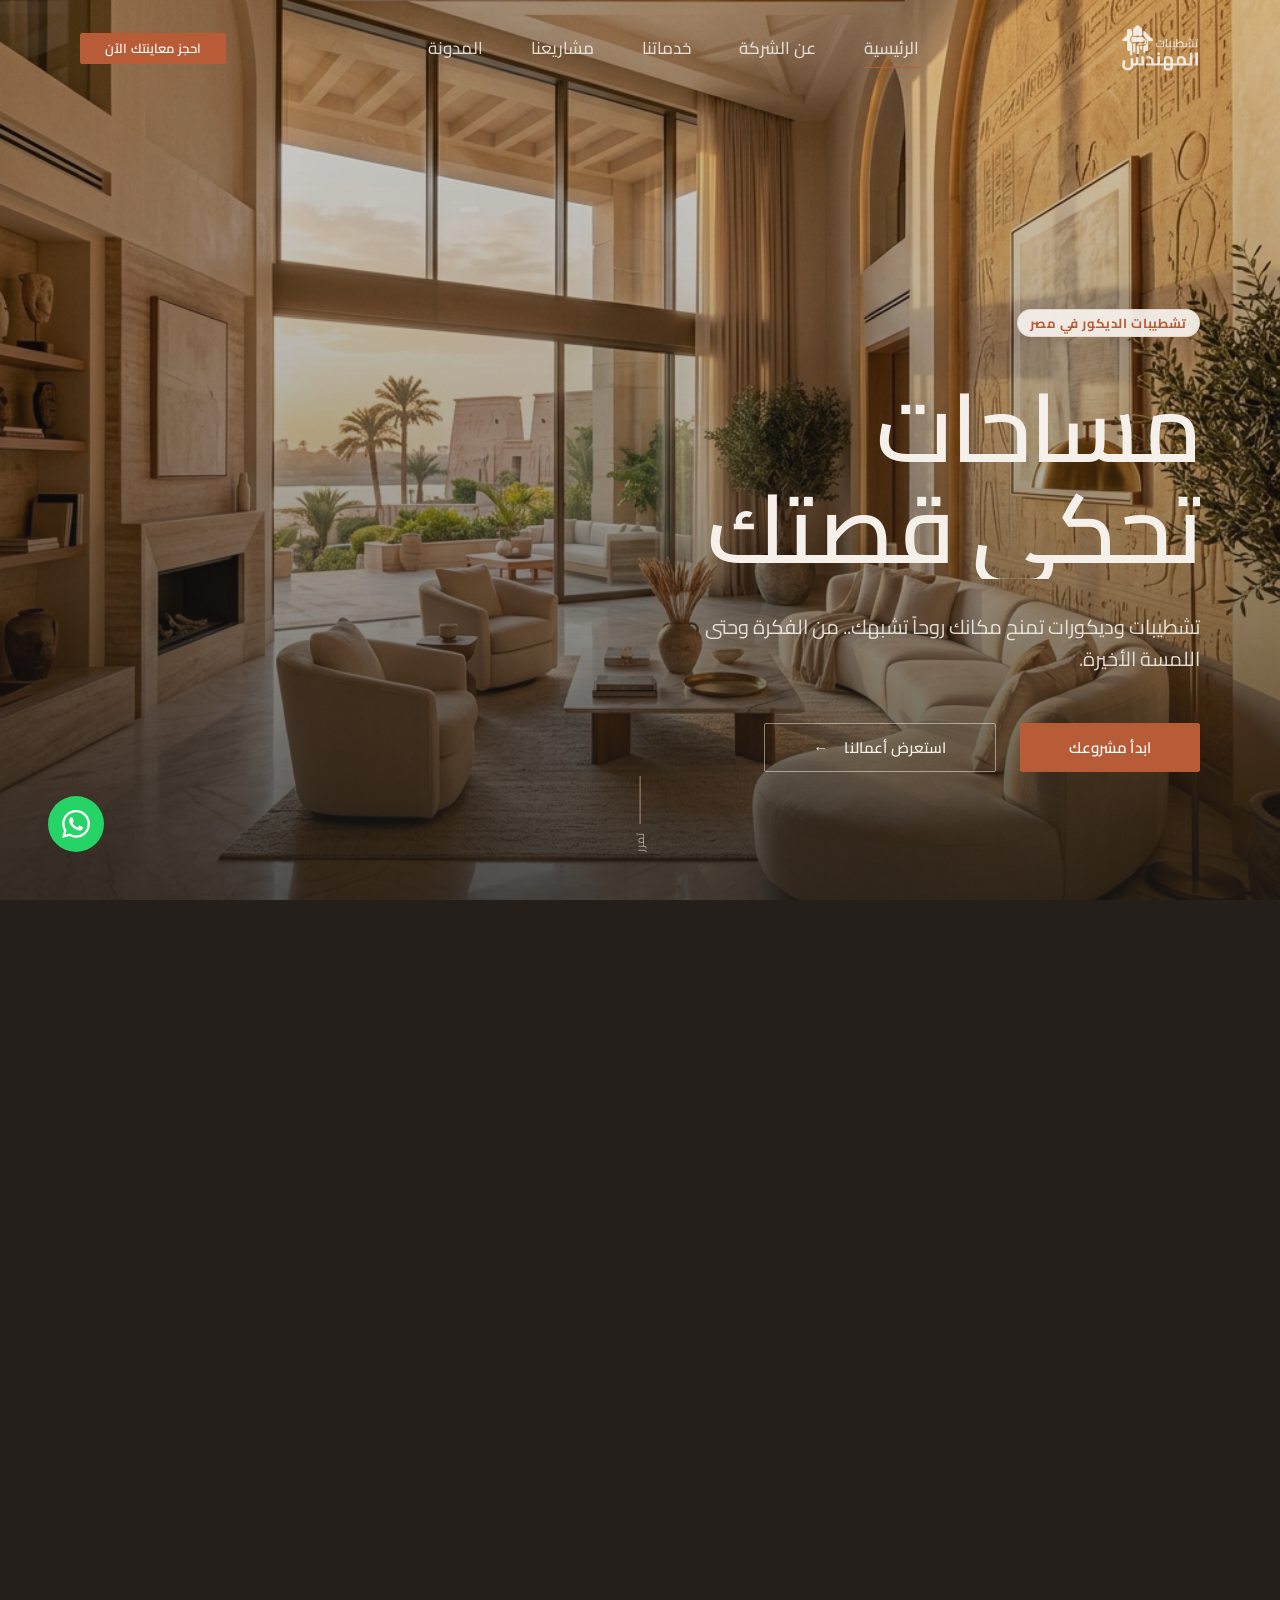
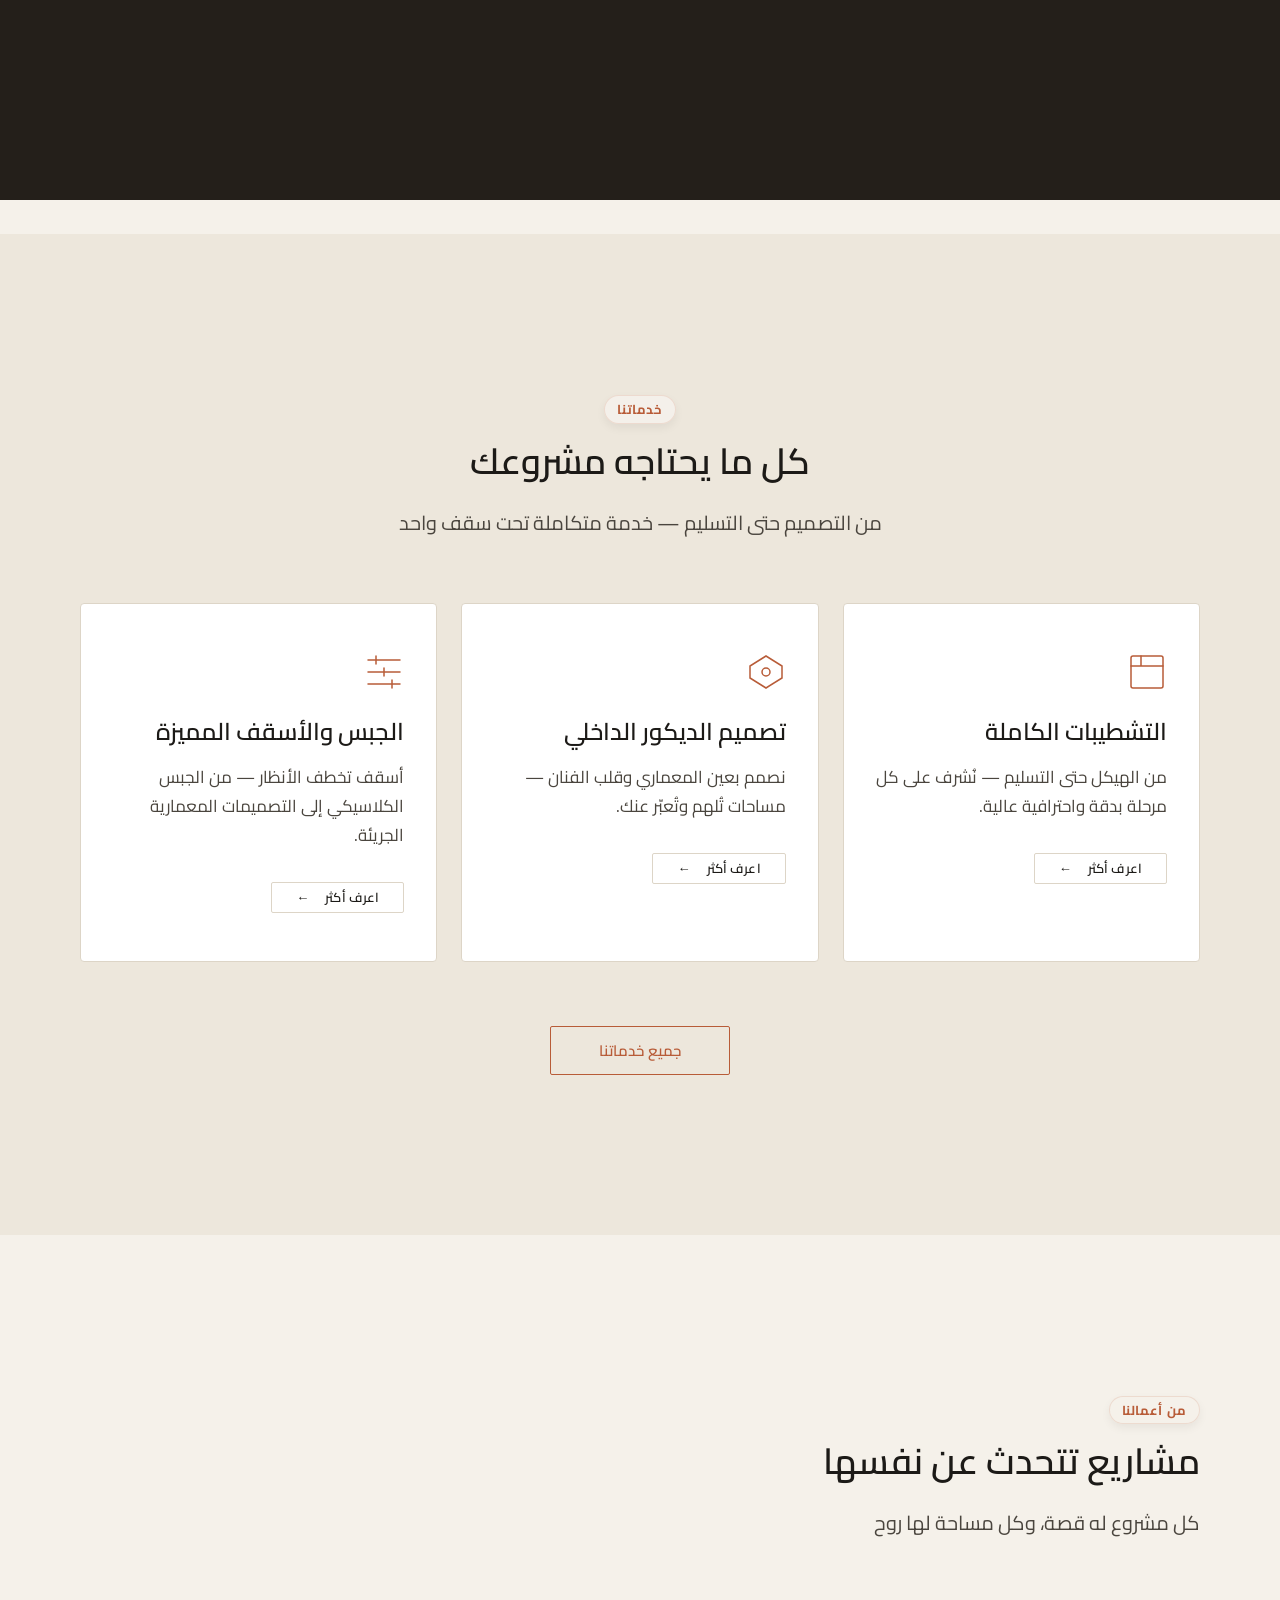
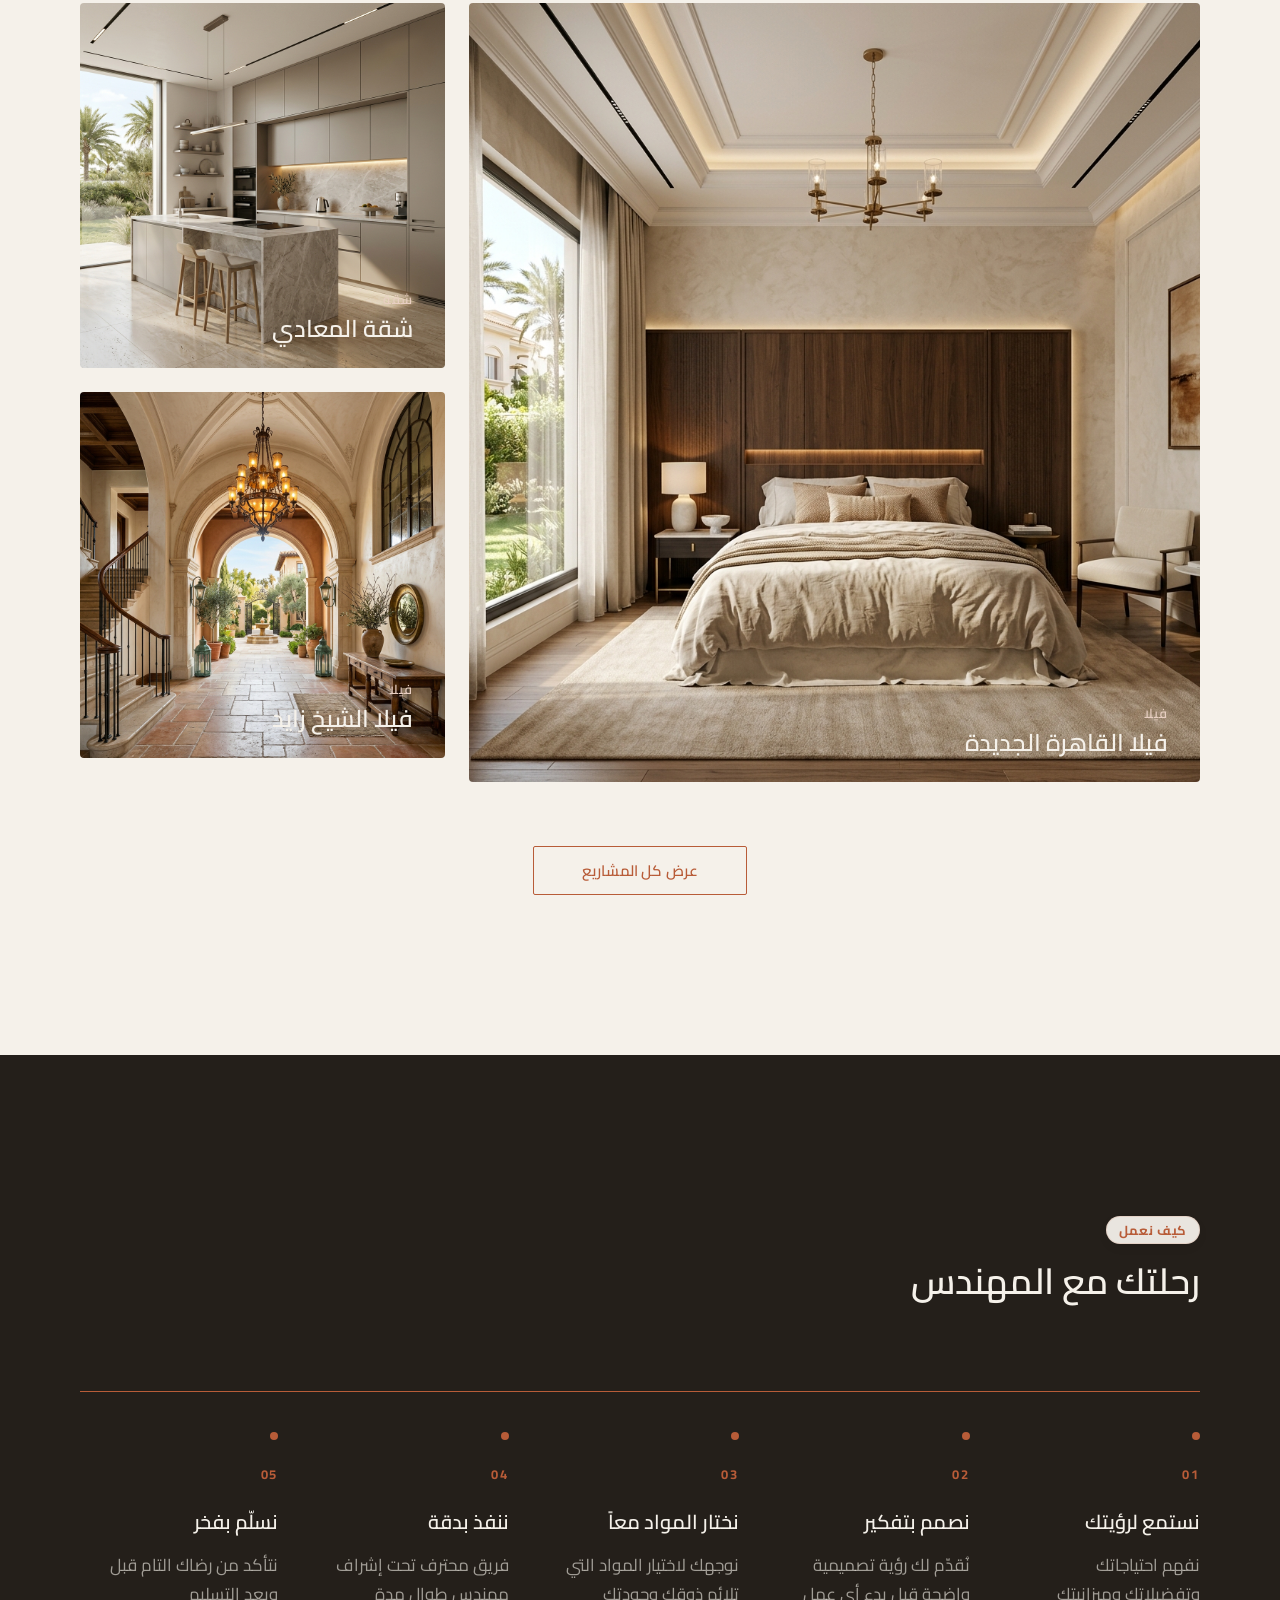
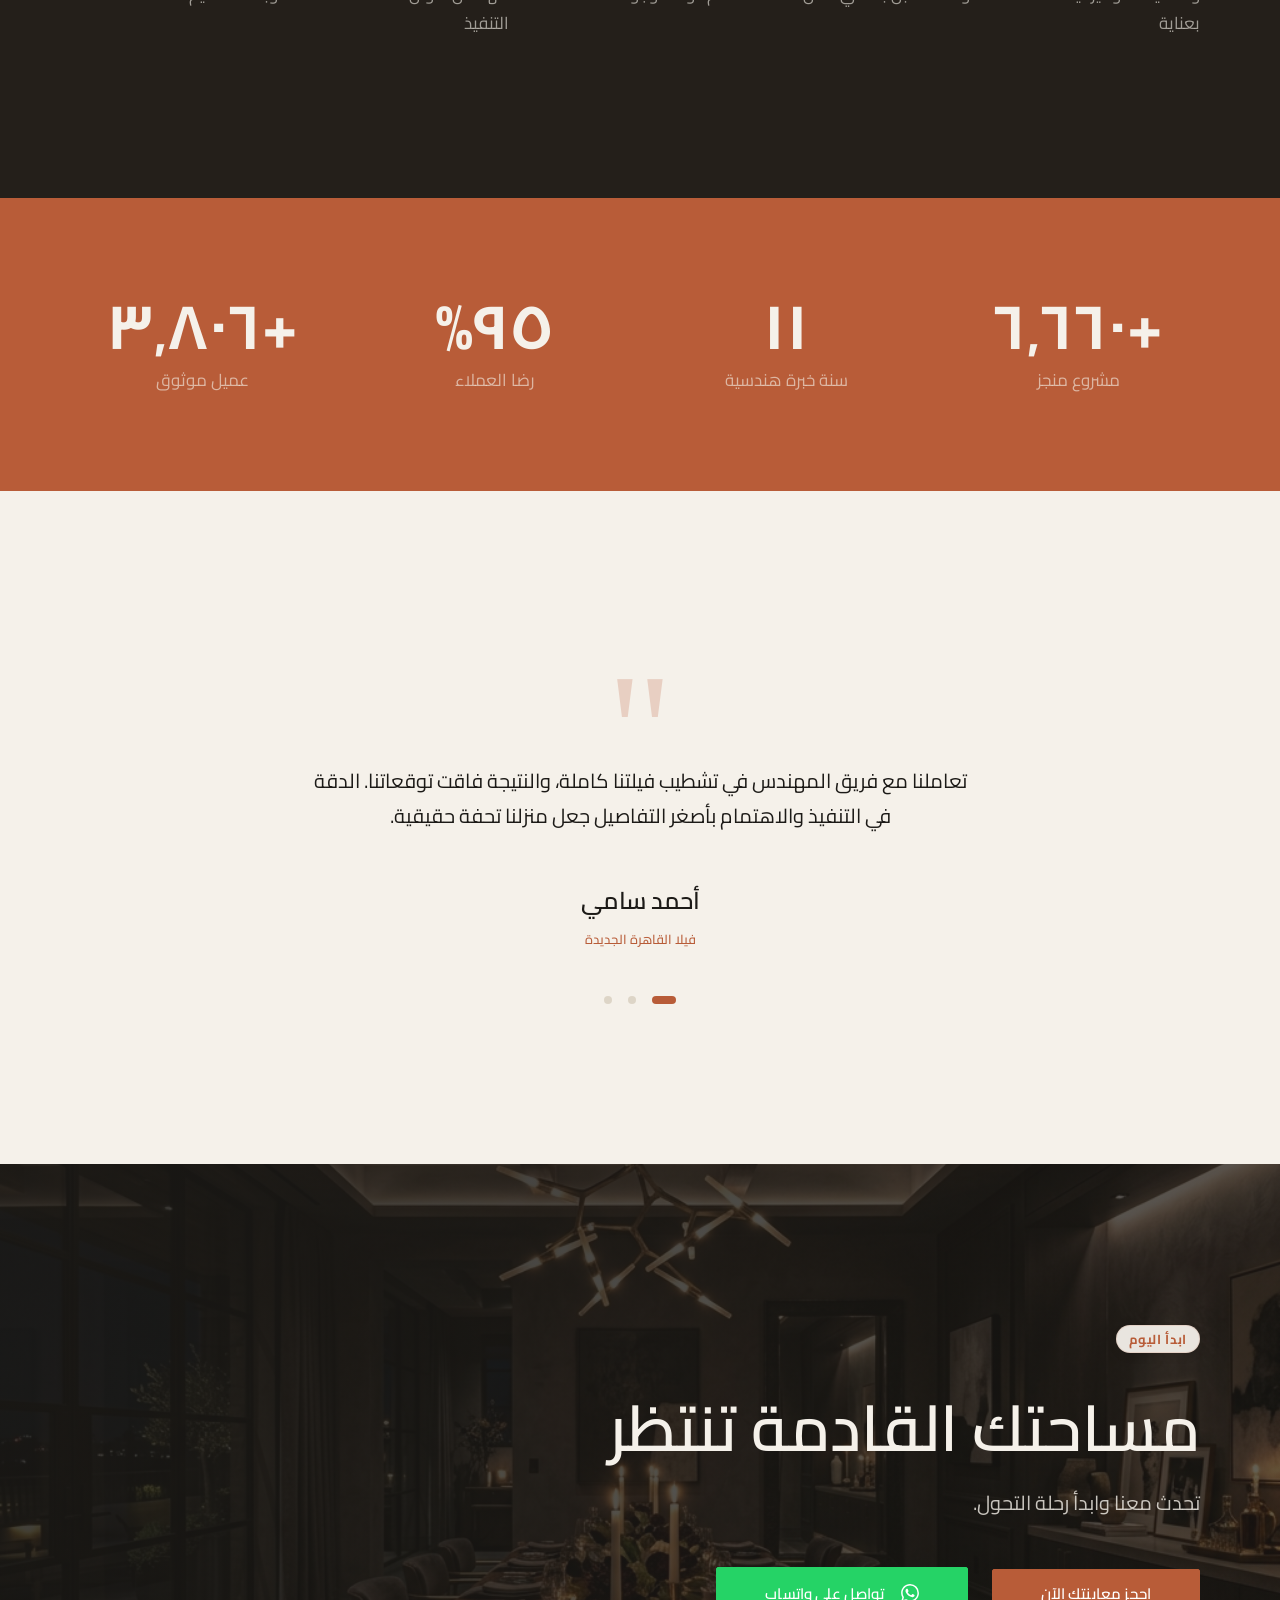
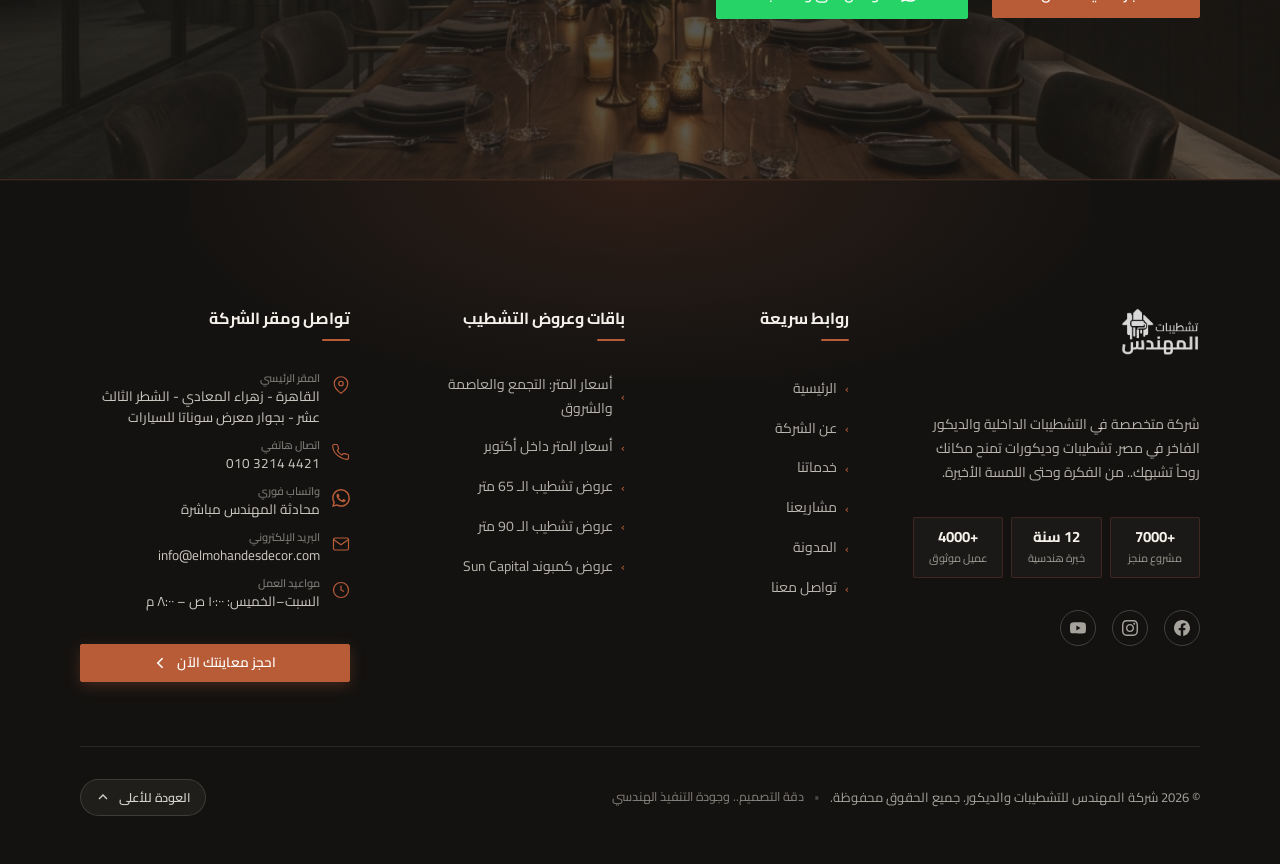
<file: index.html>
<!doctype html>
<html lang="ar" dir="rtl">
  <head>
    <meta charset="UTF-8" />
    <meta name="viewport" content="width=device-width, initial-scale=1.0" />
    <title>المهندس للتشطيبات والديكور — تشطيبات فاخرة في مصر</title>
    <meta
      name="description"
      content="شركة المهندس متخصصة في التشطيبات الداخلية والديكور الفاخر في مصر. أكثر من 7000 مشروع منجز منذ 2015. احجز معاينتك الآن اليوم."
    />

    <!-- Google Fonts -->
    <link rel="preconnect" href="https://fonts.googleapis.com" />
    <link rel="preconnect" href="https://fonts.gstatic.com" crossorigin />
    <link
      href="https://fonts.googleapis.com/css2?family=Cairo:wght@300;400;500;600;700;800&family=Noto+Serif+Arabic:wght@400;600&display=swap"
      rel="stylesheet"
    />

    <!-- CSS -->
    <link rel="stylesheet" href="css/tokens.css" />
    <link rel="stylesheet" href="css/base.css" />
    <link rel="stylesheet" href="css/typography.css" />
    <link rel="stylesheet" href="css/layout.css" />
    <link rel="stylesheet" href="css/components.css" />
    <link rel="stylesheet" href="css/animations.css" />
    <link rel="stylesheet" href="css/pages/home.css" />
  </head>
  <body>
    <!-- Skip Link -->
    <a href="#main-content" class="skip-link">الانتقال للمحتوى الرئيسي</a>

    <!-- Page Transition Overlay -->
    <div class="page-transition" aria-hidden="true"></div>

    <!-- Scroll Progress -->
    <div class="scroll-progress" aria-hidden="true"></div>

    <!-- ============================================
       HEADER
       ============================================ -->
    <header class="header" role="banner">
      <div class="header__inner">
        <!-- Logo -->
        <a
          href="index.html"
          class="header__logo"
          aria-label="المهندس للتشطيبات والديكور — الصفحة الرئيسية"
        >
          <img
            src="assets/images/logo.png"
            alt="شعار المهندس للتشطيبات والديكور"
            class="header__logo-img"
          />
        </a>

        <!-- Desktop Navigation -->
        <nav aria-label="القائمة الرئيسية">
          <ul class="nav__list">
            <li>
              <a href="index.html" class="nav__link is-active">الرئيسية</a>
            </li>
            <li><a href="about.html" class="nav__link">عن الشركة</a></li>
            <li><a href="services.html" class="nav__link">خدماتنا</a></li>
            <li><a href="projects.html" class="nav__link">مشاريعنا</a></li>
            <li><a href="blog.html" class="nav__link">المدونة</a></li>
          </ul>
        </nav>

        <!-- CTA + Mobile Toggle -->
        <div class="header__actions">
          <a href="contact.html" class="btn btn--primary btn--sm"
            >احجز معاينتك الآن</a
          >
          <button
            class="nav__toggle"
            aria-label="فتح القائمة"
            aria-expanded="false"
            aria-controls="nav-drawer"
          >
            <span></span>
            <span></span>
            <span></span>
          </button>
        </div>
      </div>

      <!-- Mobile Drawer -->
      <nav id="nav-drawer" class="nav__drawer" aria-label="قائمة الجوال">
        <a href="index.html" class="nav__link is-active">الرئيسية</a>
        <a href="about.html" class="nav__link">عن الشركة</a>
        <a href="services.html" class="nav__link">خدماتنا</a>
        <a href="projects.html" class="nav__link">مشاريعنا</a>
        <a href="blog.html" class="nav__link">المدونة</a>
        <a href="contact.html" class="btn btn--primary">احجز معاينتك الآن</a>
      </nav>
    </header>
    <!-- /header -->

    <!-- ============================================
       MAIN CONTENT
       ============================================ -->
    <main id="main-content">
      <!-- ==========================================
         SCENE 01 — HERO
         ========================================== -->
      <section class="hero" aria-label="مشهد الافتتاح">
        <!-- Background Image -->
        <div class="hero__bg-wrapper">
          <img
            src="assets/images/hero.jpg"
            alt=""
            role="presentation"
            class="hero__bg"
            fetchpriority="high"
            decoding="async"
          />
          <div class="hero__overlay" aria-hidden="true"></div>
        </div>

        <!-- Content -->
        <div class="hero__content">
          <div class="hero__content-inner">
            <span class="hero__eyebrow hero-mask hero-seq--1">
              <span class="hero-mask__inner eyebrow"
                >تشطيبات الديكور في مصر</span
              >
            </span>

            <h1 class="hero__headline display-xl">
              <span class="hero-mask hero-seq--2">
                <span class="hero-mask__inner">مساحات</span>
              </span>
              <span class="hero-mask hero-seq--3">
                <span class="hero-mask__inner">تحكي قصتك</span>
              </span>
            </h1>

            <p class="hero__sub body-l hero-seq--4 reveal--fade reveal">
              تشطيبات وديكورات تمنح مكانك روحاً تشبهك.. من الفكرة وحتى اللمسة الأخيرة.
            </p>

            <div class="hero__actions hero-seq--5 reveal--fade reveal">
              <a href="contact.html" class="btn btn--primary">ابدأ مشروعك</a>
              <a href="projects.html" class="btn btn--ghost">
                استعرض أعمالنا
                <span class="btn__arrow" aria-hidden="true">←</span>
              </a>
            </div>
          </div>
        </div>
        <!-- /hero__content -->

        <!-- Scroll Indicator -->
        <div class="scroll-indicator hero-seq--6" aria-hidden="true">
          <div class="scroll-indicator__line"></div>
          <span class="scroll-indicator__text">تمرر</span>
        </div>
      </section>
      <!-- /hero -->

      <!-- ==========================================
         SCENE 02 — ABOUT TEASER
         ========================================== -->
      <section
        class="section about-teaser"
        aria-labelledby="about-teaser-heading"
      >
        <div class="container">
          <div class="split split--60-40">
            <!-- Text -->
            <div class="split__text about-teaser__text">
              <span class="eyebrow reveal">عن المهندس</span>
              <h2 id="about-teaser-heading" class="reveal reveal--delay-1">
                دقة التصميم.. جودة التنفيذ
              </h2>
              <p class="body-l reveal reveal--delay-2">
                منذ 2015، نبني مساحات تعيش فيها الأسر وتنجح فيها الأعمال. كل
                مشروع هو قصة نصنعها معاً من الفكرة حتى آخر لمسة.
              </p>

              <div class="about-teaser__stat reveal reveal--delay-3">
                <span class="about-teaser__stat-number">+7000</span>
                <span class="about-teaser__stat-label">مشروع منجز بنجاح</span>
              </div>

              <a
                href="about.html"
                class="btn btn--ghost-dark reveal reveal--delay-4"
              >
                تعرف علينا أكثر
                <span class="btn__arrow hover-arrow__icon" aria-hidden="true"
                  >←</span
                >
              </a>
            </div>

            <!-- Image -->
            <div class="split__image about-teaser__image-wrapper image-reveal">
              <img
                src="assets/images/about-teaser.jpg"
                alt="مشروع تشطيب فاخر — غرفة معيشة راقية"
                loading="lazy"
                decoding="async"
                class="about-teaser__image"
              />
            </div>
          </div>
        </div>
      </section>
      <!-- /about-teaser -->

      <!-- ==========================================
         SCENE 03 — SERVICES OVERVIEW
         ========================================== -->
      <section
        class="section section--lg services-overview bg-ivory-dark"
        aria-labelledby="services-heading"
      >
        <div class="container">
          <header class="section-header text-center">
            <span class="eyebrow reveal">خدماتنا</span>
            <h2 id="services-heading" class="reveal reveal--delay-1">
              كل ما يحتاجه مشروعك
            </h2>
            <p
              class="body-l reveal reveal--delay-2"
              style="margin-inline: auto"
            >
              من التصميم حتى التسليم — خدمة متكاملة تحت سقف واحد
            </p>
          </header>

          <div class="grid grid-3 stagger-parent services-overview__grid">
            <!-- Service 1 -->
            <article class="service-card reveal">
              <div class="service-card__icon" aria-hidden="true">
                <svg
                  viewBox="0 0 40 40"
                  fill="none"
                  stroke="currentColor"
                  stroke-width="1.5"
                  stroke-linecap="round"
                >
                  <rect x="4" y="4" width="32" height="32" rx="2" />
                  <path d="M4 14h32M14 4v10" />
                </svg>
              </div>
              <h3 class="service-card__title">التشطيبات الكاملة</h3>
              <p class="service-card__body">
                من الهيكل حتى التسليم — نُشرف على كل مرحلة بدقة واحترافية عالية.
              </p>
              <a href="services.html" class="btn btn--ghost-dark btn--sm">
                اعرف أكثر
                <span aria-hidden="true">←</span>
              </a>
            </article>

            <!-- Service 2 -->
            <article class="service-card reveal reveal--delay-1">
              <div class="service-card__icon" aria-hidden="true">
                <svg
                  viewBox="0 0 40 40"
                  fill="none"
                  stroke="currentColor"
                  stroke-width="1.5"
                  stroke-linecap="round"
                >
                  <path d="M20 4L36 14v12L20 36 4 26V14L20 4z" />
                  <circle cx="20" cy="20" r="4" />
                </svg>
              </div>
              <h3 class="service-card__title">تصميم الديكور الداخلي</h3>
              <p class="service-card__body">
                نصمم بعين المعماري وقلب الفنان — مساحات تُلهم وتُعبّر عنك.
              </p>
              <a href="services.html" class="btn btn--ghost-dark btn--sm">
                اعرف أكثر
                <span aria-hidden="true">←</span>
              </a>
            </article>

            <!-- Service 3 -->
            <article class="service-card reveal reveal--delay-2">
              <div class="service-card__icon" aria-hidden="true">
                <svg
                  viewBox="0 0 40 40"
                  fill="none"
                  stroke="currentColor"
                  stroke-width="1.5"
                  stroke-linecap="round"
                >
                  <path d="M4 8h32M4 20h32M4 32h32" />
                  <path d="M12 4v8M20 16v8M28 28v8" />
                </svg>
              </div>
              <h3 class="service-card__title">الجبس والأسقف المميزة</h3>
              <p class="service-card__body">
                أسقف تخطف الأنظار — من الجبس الكلاسيكي إلى التصميمات المعمارية
                الجريئة.
              </p>
              <a href="services.html" class="btn btn--ghost-dark btn--sm">
                اعرف أكثر
                <span aria-hidden="true">←</span>
              </a>
            </article>
          </div>
          <!-- /grid -->

          <div class="services-overview__cta reveal">
            <a href="services.html" class="btn btn--secondary">جميع خدماتنا</a>
          </div>
        </div>
      </section>
      <!-- /services-overview -->

      <!-- ==========================================
         SCENE 04 — FEATURED PROJECTS
         ========================================== -->
      <section
        class="section section--lg projects-featured"
        aria-labelledby="projects-heading"
      >
        <div class="container">
          <header class="section-header">
            <span class="eyebrow reveal">من أعمالنا</span>
            <h2 id="projects-heading" class="reveal reveal--delay-1">
              مشاريع تتحدث عن نفسها
            </h2>
            <p class="body-l reveal reveal--delay-2">
              كل مشروع له قصة، وكل مساحة لها روح
            </p>
          </header>

          <!-- Asymmetric Grid -->
          <div class="projects-featured__grid">
            <!-- Large Card -->
            <a
              href="project-single.html"
              class="project-card projects-featured__card--large image-reveal reveal"
              aria-label="فيلا القاهرة الجديدة — استعرض المشروع"
            >
              <img
                src="assets/images/project-1.jpg"
                alt="غرفة نوم فيلا فاخرة — تشطيب راقٍ بألوان محايدة دافئة"
                loading="lazy"
                decoding="async"
                class="project-card__image"
              />
              <div class="project-card__overlay" aria-hidden="true"></div>
              <div class="project-card__info">
                <span class="project-card__category">فيلا</span>
                <h3 class="project-card__title">فيلا القاهرة الجديدة</h3>
              </div>
            </a>

            <!-- Small Cards Column -->
            <div class="projects-featured__col-small">
              <a
                href="project-single.html"
                class="project-card image-reveal reveal"
                aria-label="مطبخ فاخر — استعرض المشروع"
              >
                <img
                  src="assets/images/project-2.jpg"
                  alt="مطبخ فاخر بطراز حديث — سطح رخامي وأدراج داكنة راقية"
                  loading="lazy"
                  decoding="async"
                  class="project-card__image"
                />
                <div class="project-card__overlay" aria-hidden="true"></div>
                <div class="project-card__info">
                  <span class="project-card__category">شقة</span>
                  <h3 class="project-card__title">شقة المعادي</h3>
                </div>
              </a>

              <a
                href="project-single.html"
                class="project-card image-reveal reveal reveal--delay-1"
                aria-label="مدخل فيلا — استعرض المشروع"
              >
                <img
                  src="assets/images/project-3.jpg"
                  alt="مدخل فيلا بسقف مرتفع وإضاءة معمارية مميزة"
                  loading="lazy"
                  decoding="async"
                  class="project-card__image"
                />
                <div class="project-card__overlay" aria-hidden="true"></div>
                <div class="project-card__info">
                  <span class="project-card__category">فيلا</span>
                  <h3 class="project-card__title">فيلا الشيخ زايد</h3>
                </div>
              </a>
            </div>
            <!-- /col-small -->
          </div>
          <!-- /projects-featured__grid -->

          <div class="projects-featured__cta reveal">
            <a href="projects.html" class="btn btn--secondary"
              >عرض كل المشاريع</a
            >
          </div>
        </div>
      </section>
      <!-- /projects-featured -->

      <!-- ==========================================
         SCENE 05 — PROCESS
         ========================================== -->
      <section
        class="section section--lg process bg-charcoal"
        aria-labelledby="process-heading"
      >
        <div class="container">
          <header class="section-header section-header--light">
            <span class="eyebrow" style="color: var(--color-clay)"
              >كيف نعمل</span
            >
            <h2
              id="process-heading"
              class="reveal"
              style="color: var(--color-ivory)"
            >
              رحلتك مع المهندس
            </h2>
          </header>

          <div class="process__wrapper">
            <!-- Animated Line -->
            <div class="process-line" aria-hidden="true">
              <div class="process-line__fill"></div>
            </div>

            <!-- Steps -->
            <ol class="process__steps stagger-parent">
              <li class="process__step reveal">
                <span class="process__step-number" aria-hidden="true">01</span>
                <h3 class="process__step-title">نستمع لرؤيتك</h3>
                <p class="process__step-body">
                  نفهم احتياجاتك وتفضيلاتك وميزانيتك بعناية
                </p>
              </li>

              <li class="process__step reveal">
                <span class="process__step-number" aria-hidden="true">02</span>
                <h3 class="process__step-title">نصمم بتفكير</h3>
                <p class="process__step-body">
                  نُقدّم لك رؤية تصميمية واضحة قبل بدء أي عمل
                </p>
              </li>

              <li class="process__step reveal">
                <span class="process__step-number" aria-hidden="true">03</span>
                <h3 class="process__step-title">نختار المواد معاً</h3>
                <p class="process__step-body">
                  نوجهك لاختيار المواد التي تلائم ذوقك وجودتك
                </p>
              </li>

              <li class="process__step reveal">
                <span class="process__step-number" aria-hidden="true">04</span>
                <h3 class="process__step-title">ننفذ بدقة</h3>
                <p class="process__step-body">
                  فريق محترف تحت إشراف مهندس طوال مدة التنفيذ
                </p>
              </li>

              <li class="process__step reveal">
                <span class="process__step-number" aria-hidden="true">05</span>
                <h3 class="process__step-title">نسلّم بفخر</h3>
                <p class="process__step-body">
                  نتأكد من رضاك التام قبل وبعد التسليم
                </p>
              </li>
            </ol>
          </div>
          <!-- /process__wrapper -->
        </div>
      </section>
      <!-- /process -->

      <!-- ==========================================
         SCENE 06 — STATS
         ========================================== -->
      <section
        class="section stats"
        style="background: var(--color-clay)"
        aria-label="إحصاءات الشركة"
      >
        <div class="container">
          <div class="grid grid-4 stats__grid stagger-parent">
            <div class="stat-item reveal">
              <span class="stat-item__number">
                <span
                  data-counter
                  data-target="7000"
                  data-prefix="+"
                  class="counter"
                  >+7000</span
                >
              </span>
              <span class="stat-item__label">مشروع منجز</span>
            </div>

            <div class="stat-item reveal">
              <span class="stat-item__number">
                <span data-counter data-target="12" class="counter">12</span>
              </span>
              <span class="stat-item__label">سنة خبرة هندسية</span>
            </div>

            <div class="stat-item reveal">
              <span class="stat-item__number">
                <span
                  data-counter
                  data-target="100"
                  data-suffix="%"
                  class="counter"
                  >100%</span
                >
              </span>
              <span class="stat-item__label">رضا العملاء</span>
            </div>

            <div class="stat-item reveal">
              <span class="stat-item__number">
                <span
                  data-counter
                  data-target="4000"
                  data-prefix="+"
                  class="counter"
                  >+4000</span
                >
              </span>
              <span class="stat-item__label">عميل موثوق</span>
            </div>
          </div>
        </div>
      </section>
      <!-- /stats -->

      <!-- ==========================================
         SCENE 07 — TESTIMONIALS
         ========================================== -->
      <section
        class="section section--lg testimonials"
        aria-labelledby="testimonials-heading"
      >
        <div class="container">
          <h2 id="testimonials-heading" class="sr-only">شهادات العملاء</h2>

          <div class="testimonials__wrapper">
            <div class="testimonials__quote-mark" aria-hidden="true">"</div>

            <div
              class="testimonials__carousel"
              id="testimonials-carousel"
              role="region"
              aria-label="شهادات العملاء"
              aria-live="polite"
            >
              <!-- Slide 1 -->
              <div
                class="testimonial-slide is-active reveal"
                role="group"
                aria-label="شهادة 1 من 3"
              >
                <blockquote class="testimonial__text">
                  تعاملنا مع فريق المهندس في تشطيب فيلتنا كاملة، والنتيجة فاقت
                  توقعاتنا. الدقة في التنفيذ والاهتمام بأصغر التفاصيل جعل منزلنا
                  تحفة حقيقية.
                </blockquote>
                <footer class="testimonial__footer">
                  <cite class="testimonial__name">أحمد سامي</cite>
                  <span class="testimonial__project caption"
                    >فيلا القاهرة الجديدة</span
                  >
                </footer>
              </div>

              <!-- Slide 2 -->
              <div
                class="testimonial-slide reveal"
                role="group"
                aria-label="شهادة 2 من 3"
              >
                <blockquote class="testimonial__text">
                  من أول لقاء حتى آخر لمسة، كان الفريق محترفاً وملتزماً
                  بالمواعيد. شقتي أصبحت بالضبط كما كنت أحلم، بل أجمل.
                </blockquote>
                <footer class="testimonial__footer">
                  <cite class="testimonial__name">مريم حسن</cite>
                  <span class="testimonial__project caption"
                    >شقة المعادي الراقية</span
                  >
                </footer>
              </div>

              <!-- Slide 3 -->
              <div
                class="testimonial-slide reveal"
                role="group"
                aria-label="شهادة 3 من 3"
              >
                <blockquote class="testimonial__text">
                  الأسقف الجبسية التي صممها الفريق أصبحت موضوع حديث كل زوارنا.
                  جودة لا تُقارَن بأي شركة أخرى جربناها.
                </blockquote>
                <footer class="testimonial__footer">
                  <cite class="testimonial__name">محمد عادل</cite>
                  <span class="testimonial__project caption"
                    >فيلا الشيخ زايد</span
                  >
                </footer>
              </div>
            </div>
            <!-- /carousel -->

            <!-- Dots Navigation -->
            <div
              class="testimonials__dots"
              role="tablist"
              aria-label="تنقل بين الشهادات"
            >
              <button
                class="testimonials__dot is-active"
                role="tab"
                aria-selected="true"
                aria-label="الشهادة الأولى"
              ></button>
              <button
                class="testimonials__dot"
                role="tab"
                aria-selected="false"
                aria-label="الشهادة الثانية"
              ></button>
              <button
                class="testimonials__dot"
                role="tab"
                aria-selected="false"
                aria-label="الشهادة الثالثة"
              ></button>
            </div>
          </div>
        </div>
      </section>
      <!-- /testimonials -->

      <!-- ==========================================
         SCENE 08 — CTA FINAL
         ========================================== -->
      <section class="cta-final" aria-labelledby="cta-heading">
        <div class="cta-final__bg-wrapper">
          <img
            src="assets/images/cta-bg.jpg"
            alt=""
            role="presentation"
            class="cta-final__bg"
            loading="lazy"
            decoding="async"
          />
          <div class="cta-final__overlay" aria-hidden="true"></div>
        </div>

        <div class="container cta-final__content">
          <span class="eyebrow reveal" style="color: var(--color-clay)"
            >ابدأ اليوم</span
          >
          <h2
            id="cta-heading"
            class="cta-final__heading reveal reveal--delay-1"
          >
            مساحتك القادمة تنتظر
          </h2>
          <p class="body-l cta-final__sub reveal reveal--delay-2">
            تحدث معنا وابدأ رحلة التحول.
          </p>
          <div class="cta-final__actions reveal reveal--delay-3">
            <a href="contact.html" class="btn btn--primary"
              >احجز معاينتك الآن</a
            >
            <a
              href="https://wa.me/201032144421?text=مرحباً، أريد الاستفسار عن باقات التشطيب وحجز معاينة"
              class="btn btn--whatsapp"
              target="_blank"
              rel="noopener noreferrer"
            >
              <svg
                width="18"
                height="18"
                viewBox="0 0 24 24"
                fill="currentColor"
                aria-hidden="true"
              >
                <path
                  d="M17.472 14.382c-.297-.149-1.758-.867-2.03-.967-.273-.099-.471-.148-.67.15-.197.297-.767.966-.94 1.164-.173.199-.347.223-.644.075-.297-.15-1.255-.463-2.39-1.475-.883-.788-1.48-1.761-1.653-2.059-.173-.297-.018-.458.13-.606.134-.133.298-.347.446-.52.149-.174.198-.298.298-.497.099-.198.05-.371-.025-.52-.075-.149-.669-1.612-.916-2.207-.242-.579-.487-.5-.669-.51-.173-.008-.371-.01-.57-.01-.198 0-.52.074-.792.372-.272.297-1.04 1.016-1.04 2.479 0 1.462 1.065 2.875 1.213 3.074.149.198 2.096 3.2 5.077 4.487.709.306 1.262.489 1.694.625.712.227 1.36.195 1.871.118.571-.085 1.758-.719 2.006-1.413.248-.694.248-1.289.173-1.413-.074-.124-.272-.198-.57-.347m-5.421 7.403h-.004a9.87 9.87 0 01-5.031-1.378l-.361-.214-3.741.982.998-3.648-.235-.374a9.86 9.86 0 01-1.51-5.26c.001-5.45 4.436-9.884 9.888-9.884 2.64 0 5.122 1.03 6.988 2.898a9.825 9.825 0 012.893 6.994c-.003 5.45-4.437 9.884-9.885 9.884m8.413-18.297A11.815 11.815 0 0012.05 0C5.495 0 .16 5.335.157 11.892c0 2.096.547 4.142 1.588 5.945L.057 24l6.305-1.654a11.882 11.882 0 005.683 1.448h.005c6.554 0 11.89-5.335 11.893-11.893a11.821 11.821 0 00-3.48-8.413z"
                />
              </svg>
              تواصل على واتساب
            </a>
          </div>
        </div>
      </section>
      <!-- /cta-final -->
    </main>
    <!-- /main -->

            <!-- ============================================
       FOOTER
       ============================================ -->
    <footer class="footer" role="contentinfo">
      <!-- Top Ambient Architectural Glow -->
      <div class="footer__ambient-glow" aria-hidden="true"></div>

      <div class="container">
        <div class="footer__grid">
          <!-- Column 1: Brand + Trust Metrics -->
          <div class="footer__col footer__col--brand">
            <a href="index.html" class="footer__logo" aria-label="المهندس للتشطيبات والديكور">
              <img
                src="assets/images/logo.png"
                alt="المهندس للتشطيبات والديكور"
                class="footer__logo-img"
                width="150"
                height="52"
              />
            </a>
            <p class="footer__desc">
              شركة متخصصة في التشطيبات الداخلية والديكور الفاخر في مصر. تشطيبات وديكورات تمنح مكانك روحاً تشبهك.. من الفكرة وحتى اللمسة الأخيرة.
            </p>

            <!-- Architectural Trust Metric Cards -->
            <div class="footer__trust-grid" aria-label="أرقام وإنجازات هندسية">
              <div class="footer__trust-card">
                <span class="footer__trust-val">+7000</span>
                <span class="footer__trust-lbl">مشروع منجز</span>
              </div>
              <div class="footer__trust-card">
                <span class="footer__trust-val">12 سنة</span>
                <span class="footer__trust-lbl">خبرة هندسية</span>
              </div>
              <div class="footer__trust-card">
                <span class="footer__trust-val">+4000</span>
                <span class="footer__trust-lbl">عميل موثوق</span>
              </div>
            </div>

            <div class="footer__social" aria-label="تابعنا على شبكات التواصل">
              <a
                href="https://www.facebook.com/Elmohandes.Decor"
                class="footer__social-link"
                aria-label="فيسبوك"
                target="_blank"
                rel="noopener noreferrer"
              >
                <svg viewBox="0 0 24 24" width="18" height="18" fill="currentColor">
                  <path
                    d="M24 12.073c0-6.627-5.373-12-12-12s-12 5.373-12 12c0 5.99 4.388 10.954 10.125 11.854v-8.385H7.078v-3.47h3.047V9.43c0-3.007 1.792-4.669 4.533-4.669 1.312 0 2.686.235 2.686.235v2.953H15.83c-1.491 0-1.956.925-1.956 1.874v2.25h3.328l-.532 3.47h-2.796v8.385C19.612 23.027 24 18.062 24 12.073z"
                  />
                </svg>
              </a>
              <a
                href="https://www.instagram.com/elmohandes.decor"
                class="footer__social-link"
                aria-label="إنستاغرام"
                target="_blank"
                rel="noopener noreferrer"
              >
                <svg viewBox="0 0 24 24" width="18" height="18" fill="currentColor">
                  <path
                    d="M12 2.163c3.204 0 3.584.012 4.85.07 3.252.148 4.771 1.691 4.919 4.919.058 1.265.069 1.645.069 4.849 0 3.205-.012 3.584-.069 4.849-.149 3.225-1.664 4.771-4.919 4.919-1.266.058-1.644.07-4.85.07-3.204 0-3.584-.012-4.849-.07-3.26-.149-4.771-1.699-4.919-4.92-.058-1.265-.07-1.644-.07-4.849 0-3.204.013-3.583.07-4.849.149-3.227 1.664-4.771 4.919-4.919 1.266-.057 1.645-.069 4.849-.069zm0-2.163c-3.259 0-3.667.014-4.947.072-4.358.2-6.78 2.618-6.98 6.98-.059 1.281-.073 1.689-.073 4.948 0 3.259.014 3.668.072 4.948.2 4.358 2.618 6.78 6.98 6.98 1.281.058 1.689.072 4.948.072 3.259 0 3.668-.014 4.948-.072 4.354-.2 6.782-2.618 6.979-6.98.059-1.28.073-1.689.073-4.948 0-3.259-.014-3.667-.072-4.947-.196-4.354-2.617-6.78-6.979-6.98-1.281-.059-1.69-.073-4.949-.073zm0 5.838c-3.403 0-6.162 2.759-6.162 6.162s2.759 6.163 6.162 6.163 6.162-2.759 6.162-6.163c0-3.403-2.759-6.162-6.162-6.162zm0 10.162c-2.209 0-4-1.79-4-4 0-2.209 1.791-4 4-4s4 1.791 4 4c0 2.21-1.791 4-4 4zm6.406-11.845c-.796 0-1.441.645-1.441 1.44s.645 1.44 1.441 1.44c.795 0 1.439-.645 1.439-1.44s-.644-1.44-1.439-1.44z"
                  />
                </svg>
              </a>
              <a
                href="https://www.youtube.com/@elmohandesdecor"
                class="footer__social-link"
                aria-label="يوتيوب"
                target="_blank"
                rel="noopener noreferrer"
              >
                <svg viewBox="0 0 24 24" width="18" height="18" fill="currentColor">
                  <path
                    d="M23.498 6.163a3.003 3.003 0 00-2.11-2.11C19.517 3.545 12 3.545 12 3.545s-7.517 0-9.388.508a3.003 3.003 0 00-2.11 2.11C0 8.033 0 12 0 12s0 3.967.502 5.837a3.003 3.003 0 002.11 2.11c1.871.508 9.388.508 9.388.508s7.517 0 9.388-.508a3.003 3.003 0 002.11-2.11C24 15.967 24 12 24 12s0-3.967-.502-5.837zM9.545 15.568V8.432L15.818 12l-6.273 3.568z"
                  />
                </svg>
              </a>
            </div>
          </div>

          <!-- Column 2: Quick Links -->
          <div class="footer__col">
            <h3 class="footer__heading">روابط سريعة</h3>
            <ul class="footer__links">
              <li><a href="index.html" class="footer__link"><span class="footer__link-bullet">›</span> الرئيسية</a></li>
              <li><a href="about.html" class="footer__link"><span class="footer__link-bullet">›</span> عن الشركة</a></li>
              <li><a href="services.html" class="footer__link"><span class="footer__link-bullet">›</span> خدماتنا</a></li>
              <li><a href="projects.html" class="footer__link"><span class="footer__link-bullet">›</span> مشاريعنا</a></li>
              <li><a href="blog.html" class="footer__link"><span class="footer__link-bullet">›</span> المدونة</a></li>
              <li><a href="contact.html" class="footer__link"><span class="footer__link-bullet">›</span> تواصل معنا</a></li>
            </ul>
          </div>

          <!-- Column 3: Finishing Packages & Offers -->
          <div class="footer__col">
            <h3 class="footer__heading">باقات وعروض التشطيب</h3>
            <ul class="footer__links">
              <li><a href="lux.html" class="footer__link"><span class="footer__link-bullet">›</span> أسعار المتر: التجمع والعاصمة والشروق</a></li>
              <li><a href="incorporation.html" class="footer__link"><span class="footer__link-bullet">›</span> أسعار المتر داخل أكتوبر</a></li>
              <li><a href="super-lux.html" class="footer__link"><span class="footer__link-bullet">›</span> عروض تشطيب الـ 65 متر</a></li>
              <li><a href="ultra-super-lux.html" class="footer__link"><span class="footer__link-bullet">›</span> عروض تشطيب الـ 90 متر</a></li>
              <li><a href="sun-capital.html" class="footer__link"><span class="footer__link-bullet">›</span> عروض كمبوند Sun Capital</a></li>
            </ul>
          </div>

          <!-- Column 4: Contact & Headquarters -->
          <div class="footer__col footer__col--contact">
            <h3 class="footer__heading">تواصل ومقر الشركة</h3>
            <div class="footer__contact-list">
              <div class="footer__contact-item footer__contact-item--address">
                <svg class="footer__contact-icon" viewBox="0 0 24 24" fill="none" stroke="currentColor" stroke-width="1.6" aria-hidden="true">
                  <path d="M21 10c0 7-9 13-9 13s-9-6-9-13a9 9 0 0118 0z"></path>
                  <circle cx="12" cy="10" r="3"></circle>
                </svg>
                <div class="footer__contact-text">
                  <span class="footer__contact-label">المقر الرئيسي</span>
                  <span>القاهرة - زهراء المعادي - الشطر الثالث عشر - بجوار معرض سوناتا للسيارات</span>
                </div>
              </div>

              <a href="tel:01032144421" class="footer__contact-item">
                <svg class="footer__contact-icon" viewBox="0 0 24 24" fill="none" stroke="currentColor" stroke-width="1.6" aria-hidden="true">
                  <path d="M22 16.92v3a2 2 0 01-2.18 2 19.79 19.79 0 01-8.63-3.07A19.5 19.5 0 013.95 13a19.79 19.79 0 01-3.07-8.67A2 2 0 012.85 2h3a2 2 0 012 1.72c.127.96.361 1.903.7 2.81a2 2 0 01-.45 2.11L7.09 9.91a16 16 0 006 6l1.27-1.27a2 2 0 012.11-.45c.907.339 1.85.573 2.81.7A2 2 0 0122 16.92z"/>
                </svg>
                <div class="footer__contact-text">
                  <span class="footer__contact-label">اتصال هاتفي</span>
                  <span dir="ltr">010 3214 4421</span>
                </div>
              </a>

              <a href="https://wa.me/201032144421?text=مرحباً، أريد الاستفسار عن باقات التشطيب وحجز معاينة" class="footer__contact-item" target="_blank" rel="noopener noreferrer">
                <svg class="footer__contact-icon" viewBox="0 0 24 24" fill="currentColor" aria-hidden="true">
                  <path d="M17.472 14.382c-.297-.149-1.758-.867-2.03-.967-.273-.099-.471-.148-.67.15-.197.297-.767.966-.94 1.164-.173.199-.347.223-.644.075-.297-.15-1.255-.463-2.39-1.475-.883-.788-1.48-1.761-1.653-2.059-.173-.297-.018-.458.13-.606.134-.133.298-.347.446-.52.149-.174.198-.298.298-.497.099-.198.05-.371-.025-.52-.075-.149-.669-1.612-.916-2.207-.242-.579-.487-.5-.669-.51-.173-.008-.371-.01-.57-.01-.198 0-.52.074-.792.372-.272.297-1.04 1.016-1.04 2.479 0 1.462 1.065 2.875 1.213 3.074.149.198 2.096 3.2 5.077 4.487.709.306 1.262.489 1.694.625.712.227 1.36.195 1.871.118.571-.085 1.758-.719 2.006-1.413.248-.694.248-1.289.173-1.413-.074-.124-.272-.198-.57-.347m-5.421 7.403h-.004a9.87 9.87 0 01-5.031-1.378l-.361-.214-3.741.982.998-3.648-.235-.374a9.86 9.86 0 01-1.51-5.26c.001-5.45 4.436-9.884 9.888-9.884 2.64 0 5.122 1.03 6.988 2.898a9.825 9.825 0 012.893 6.994c-.003 5.45-4.437 9.884-9.885 9.884m8.413-18.297A11.815 11.815 0 0012.05 0C5.495 0 .16 5.335.157 11.892c0 2.096.547 4.142 1.588 5.945L.057 24l6.305-1.654a11.882 11.882 0 005.683 1.448h.005c6.554 0 11.89-5.335 11.893-11.893a11.821 11.821 0 00-3.48-8.413z"/>
                </svg>
                <div class="footer__contact-text">
                  <span class="footer__contact-label">واتساب فوري</span>
                  <span>محادثة المهندس مباشرة</span>
                </div>
              </a>

              <a href="mailto:info@elmohandesdecor.com" class="footer__contact-item">
                <svg class="footer__contact-icon" viewBox="0 0 24 24" fill="none" stroke="currentColor" stroke-width="1.6" aria-hidden="true">
                  <path d="M4 4h16c1.1 0 2 .9 2 2v12c0 1.1-.9 2-2 2H4c-1.1 0-2-.9-2-2V6c0-1.1.9-2 2-2z"/>
                  <polyline points="22,6 12,13 2,6"/>
                </svg>
                <div class="footer__contact-text">
                  <span class="footer__contact-label">البريد الإلكتروني</span>
                  <span>info@elmohandesdecor.com</span>
                </div>
              </a>

              <div class="footer__contact-item footer__contact-item--static">
                <svg class="footer__contact-icon" viewBox="0 0 24 24" fill="none" stroke="currentColor" stroke-width="1.6" aria-hidden="true">
                  <circle cx="12" cy="12" r="10"/>
                  <polyline points="12 6 12 12 16 14"/>
                </svg>
                <div class="footer__contact-text">
                  <span class="footer__contact-label">مواعيد العمل</span>
                  <span>السبت–الخميس: ١٠:٠٠ ص – ٨:٠٠ م</span>
                </div>
              </div>
            </div>

            <div class="footer__cta-box">
              <a href="contact.html" class="btn btn--primary footer__cta-btn">
                <span>احجز معاينتك الآن</span>
                <svg viewBox="0 0 20 20" width="16" height="16" fill="none" stroke="currentColor" stroke-width="2" aria-hidden="true">
                  <path d="M12 4l-6 6 6 6" />
                </svg>
              </a>
            </div>
          </div>
        </div>
        <!-- /footer__grid -->

        <!-- Bottom Bar -->
        <div class="footer__bottom">
          <div class="footer__bottom-info">
            <p class="footer__copyright">
              &copy; <span id="current-year">2026</span> شركة المهندس للتشطيبات والديكور. جميع الحقوق محفوظة.
            </p>
            <span class="footer__bottom-divider">•</span>
            <span class="footer__bottom-tagline">دقة التصميم.. وجودة التنفيذ الهندسي</span>
          </div>

          <button type="button" class="footer__back-to-top" onclick="window.scrollTo({top:0,behavior:'smooth'});" aria-label="العودة لأعلى الصفحة">
            <span>العودة للأعلى</span>
            <svg viewBox="0 0 24 24" width="16" height="16" fill="none" stroke="currentColor" stroke-width="2" aria-hidden="true">
              <polyline points="18 15 12 9 6 15"></polyline>
            </svg>
          </button>
        </div>
      </div>
    </footer>
    <!-- /footer -->

    <!-- Floating WhatsApp -->
    <a
      href="https://wa.me/201032144421?text=مرحباً، أريد الاستفسار عن باقات التشطيب وحجز معاينة"
      class="whatsapp-float"
      target="_blank"
      rel="noopener noreferrer"
      aria-label="تواصل معنا على واتساب"
    >
      <svg viewBox="0 0 24 24" aria-hidden="true">
        <path
          d="M17.472 14.382c-.297-.149-1.758-.867-2.03-.967-.273-.099-.471-.148-.67.15-.197.297-.767.966-.94 1.164-.173.199-.347.223-.644.075-.297-.15-1.255-.463-2.39-1.475-.883-.788-1.48-1.761-1.653-2.059-.173-.297-.018-.458.13-.606.134-.133.298-.347.446-.52.149-.174.198-.298.298-.497.099-.198.05-.371-.025-.52-.075-.149-.669-1.612-.916-2.207-.242-.579-.487-.5-.669-.51-.173-.008-.371-.01-.57-.01-.198 0-.52.074-.792.372-.272.297-1.04 1.016-1.04 2.479 0 1.462 1.065 2.875 1.213 3.074.149.198 2.096 3.2 5.077 4.487.709.306 1.262.489 1.694.625.712.227 1.36.195 1.871.118.571-.085 1.758-.719 2.006-1.413.248-.694.248-1.289.173-1.413-.074-.124-.272-.198-.57-.347m-5.421 7.403h-.004a9.87 9.87 0 01-5.031-1.378l-.361-.214-3.741.982.998-3.648-.235-.374a9.86 9.86 0 01-1.51-5.26c.001-5.45 4.436-9.884 9.888-9.884 2.64 0 5.122 1.03 6.988 2.898a9.825 9.825 0 012.893 6.994c-.003 5.45-4.437 9.884-9.885 9.884m8.413-18.297A11.815 11.815 0 0012.05 0C5.495 0 .16 5.335.157 11.892c0 2.096.547 4.142 1.588 5.945L.057 24l6.305-1.654a11.882 11.882 0 005.683 1.448h.005c6.554 0 11.89-5.335 11.893-11.893a11.821 11.821 0 00-3.48-8.413z"
        />
      </svg>
    </a>

    <!-- Scripts -->
    <script src="js/main-v2.js" defer></script>
    <script src="js/animations.js" defer></script>
    <script src="js/carousel.js" defer></script>
  </body>
</html>
</file>
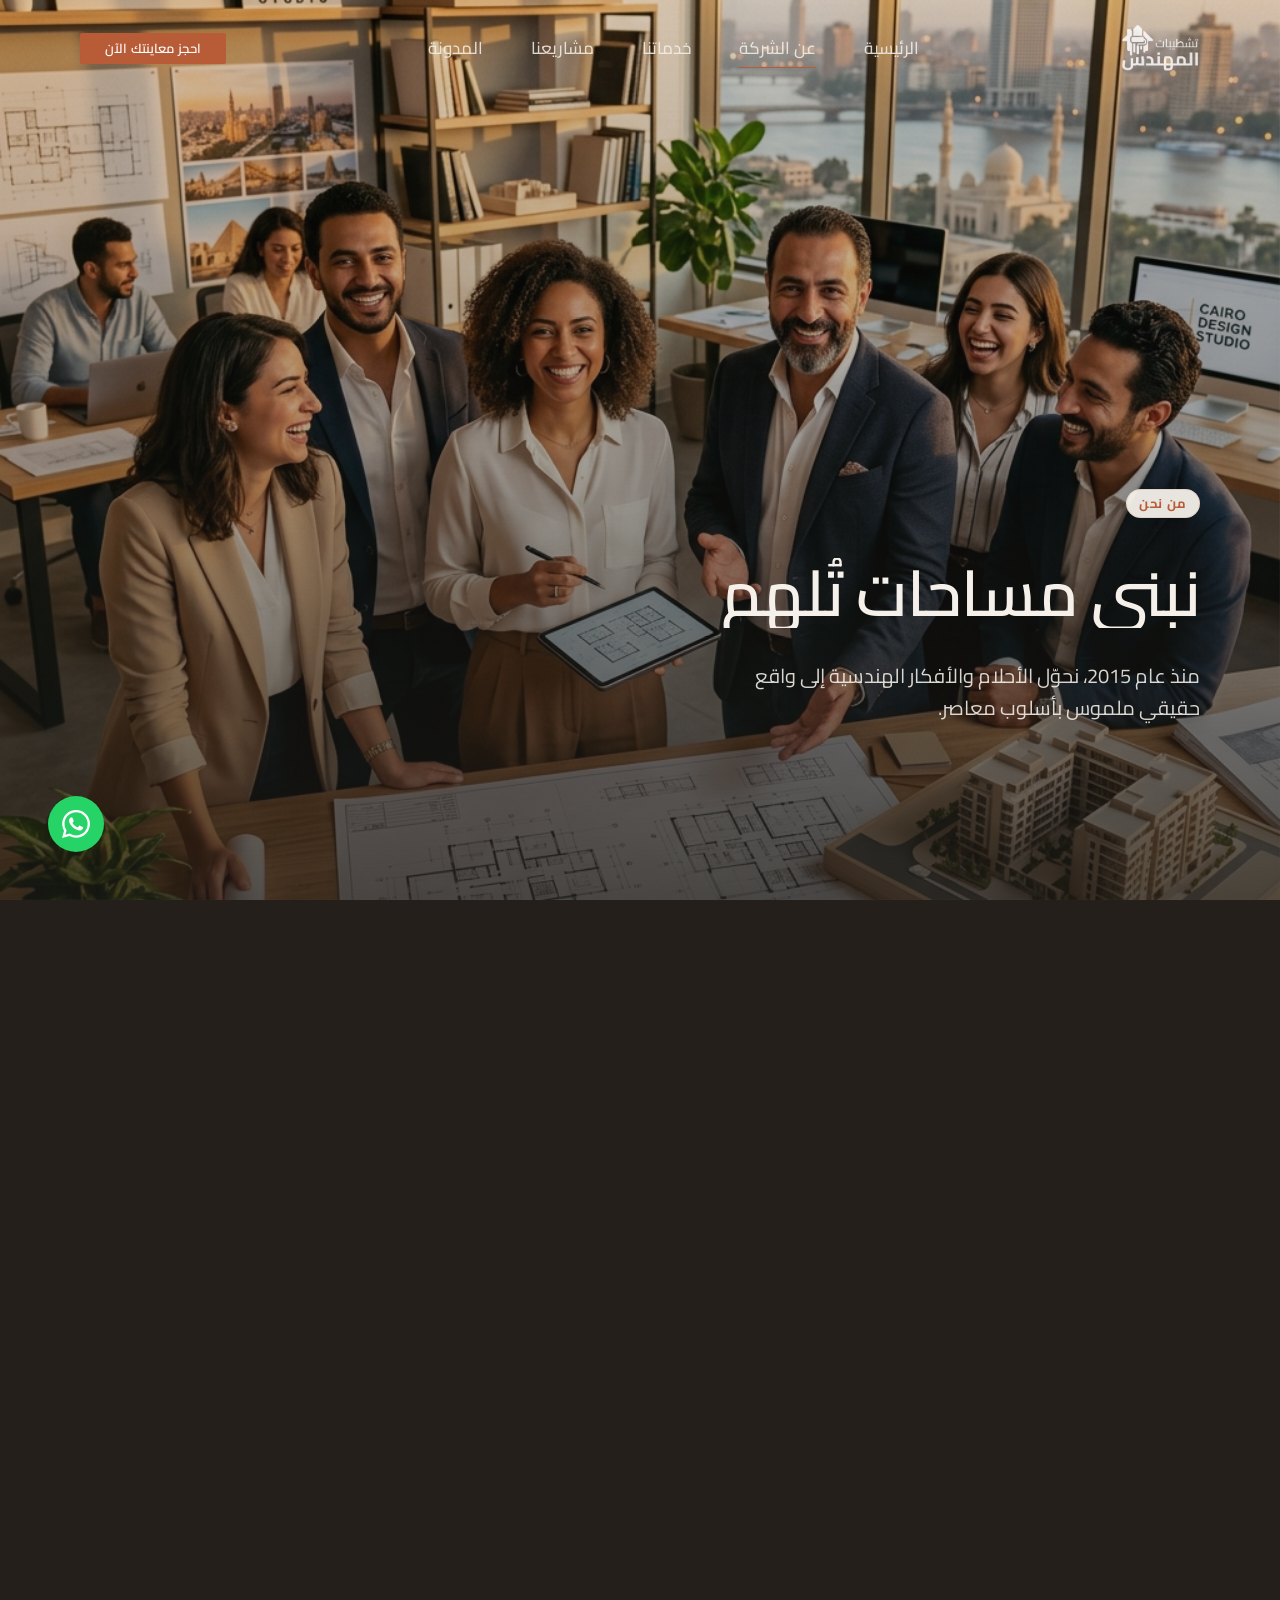
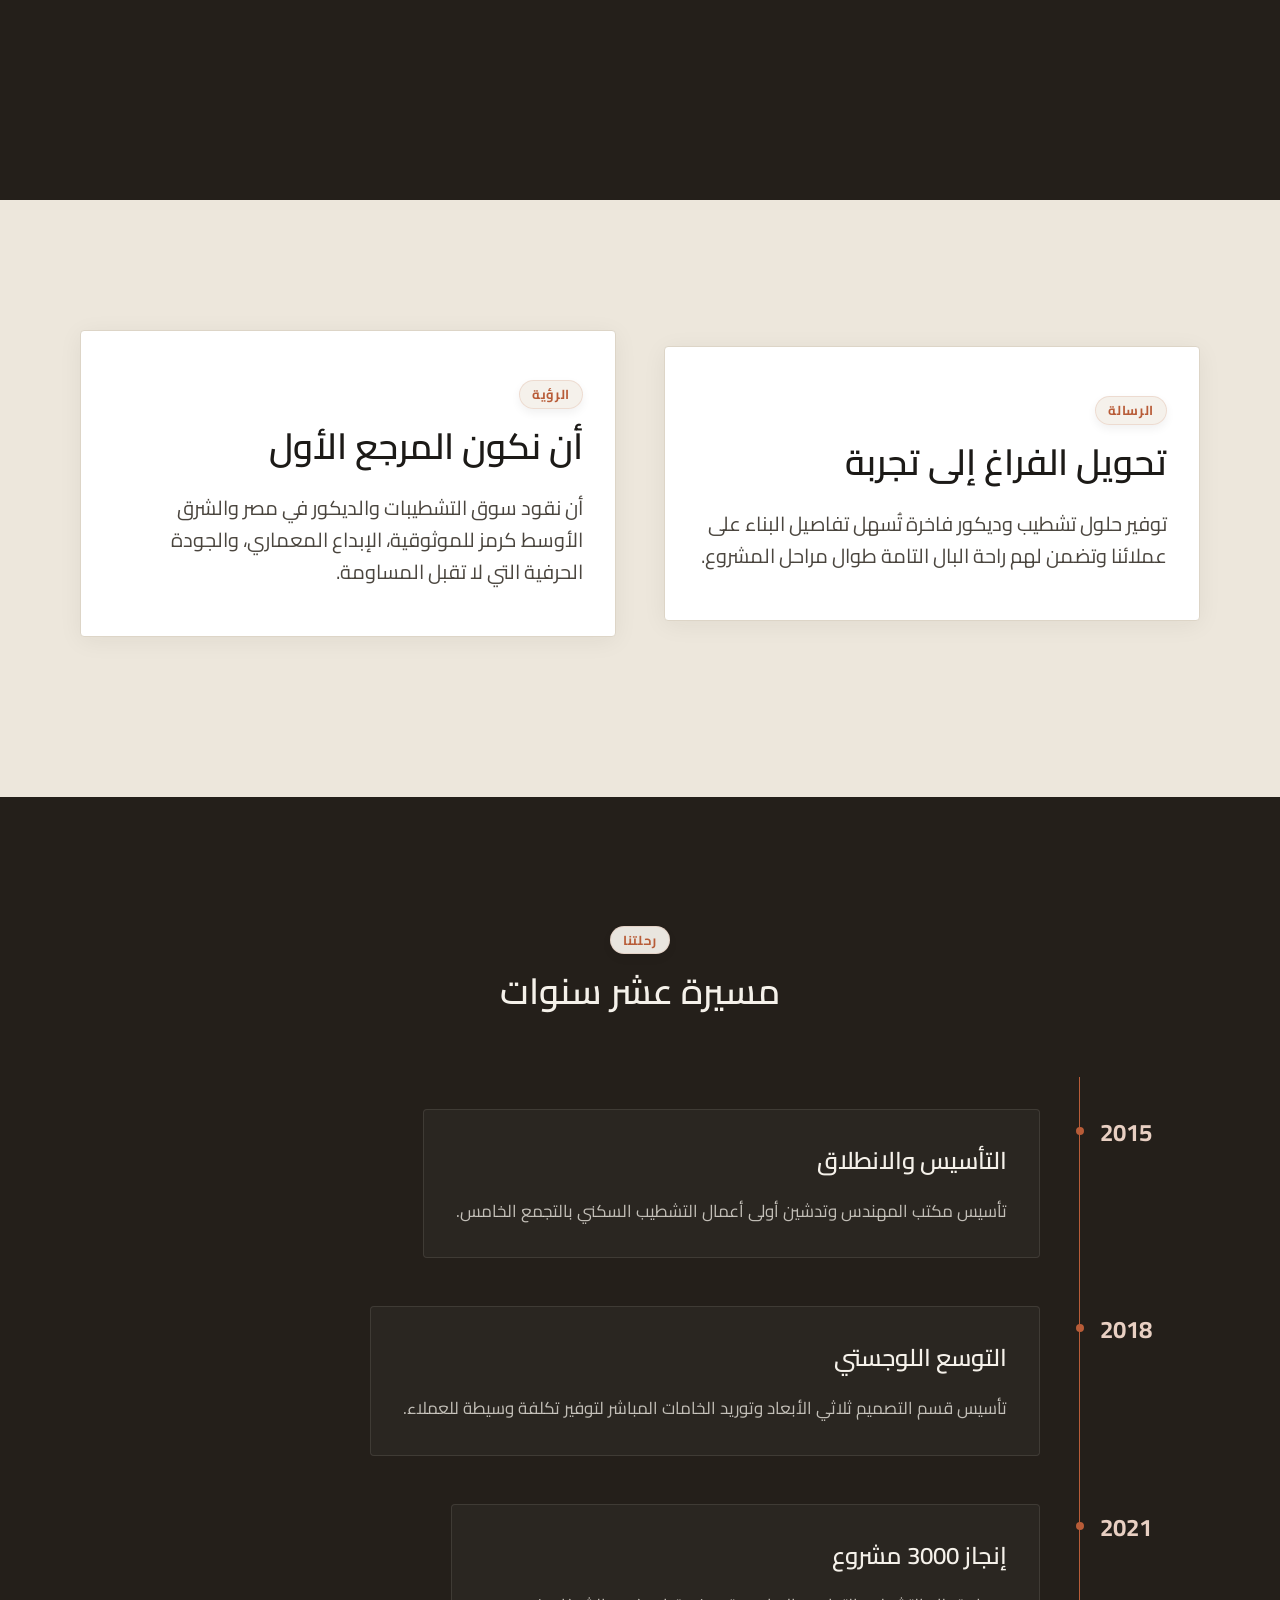
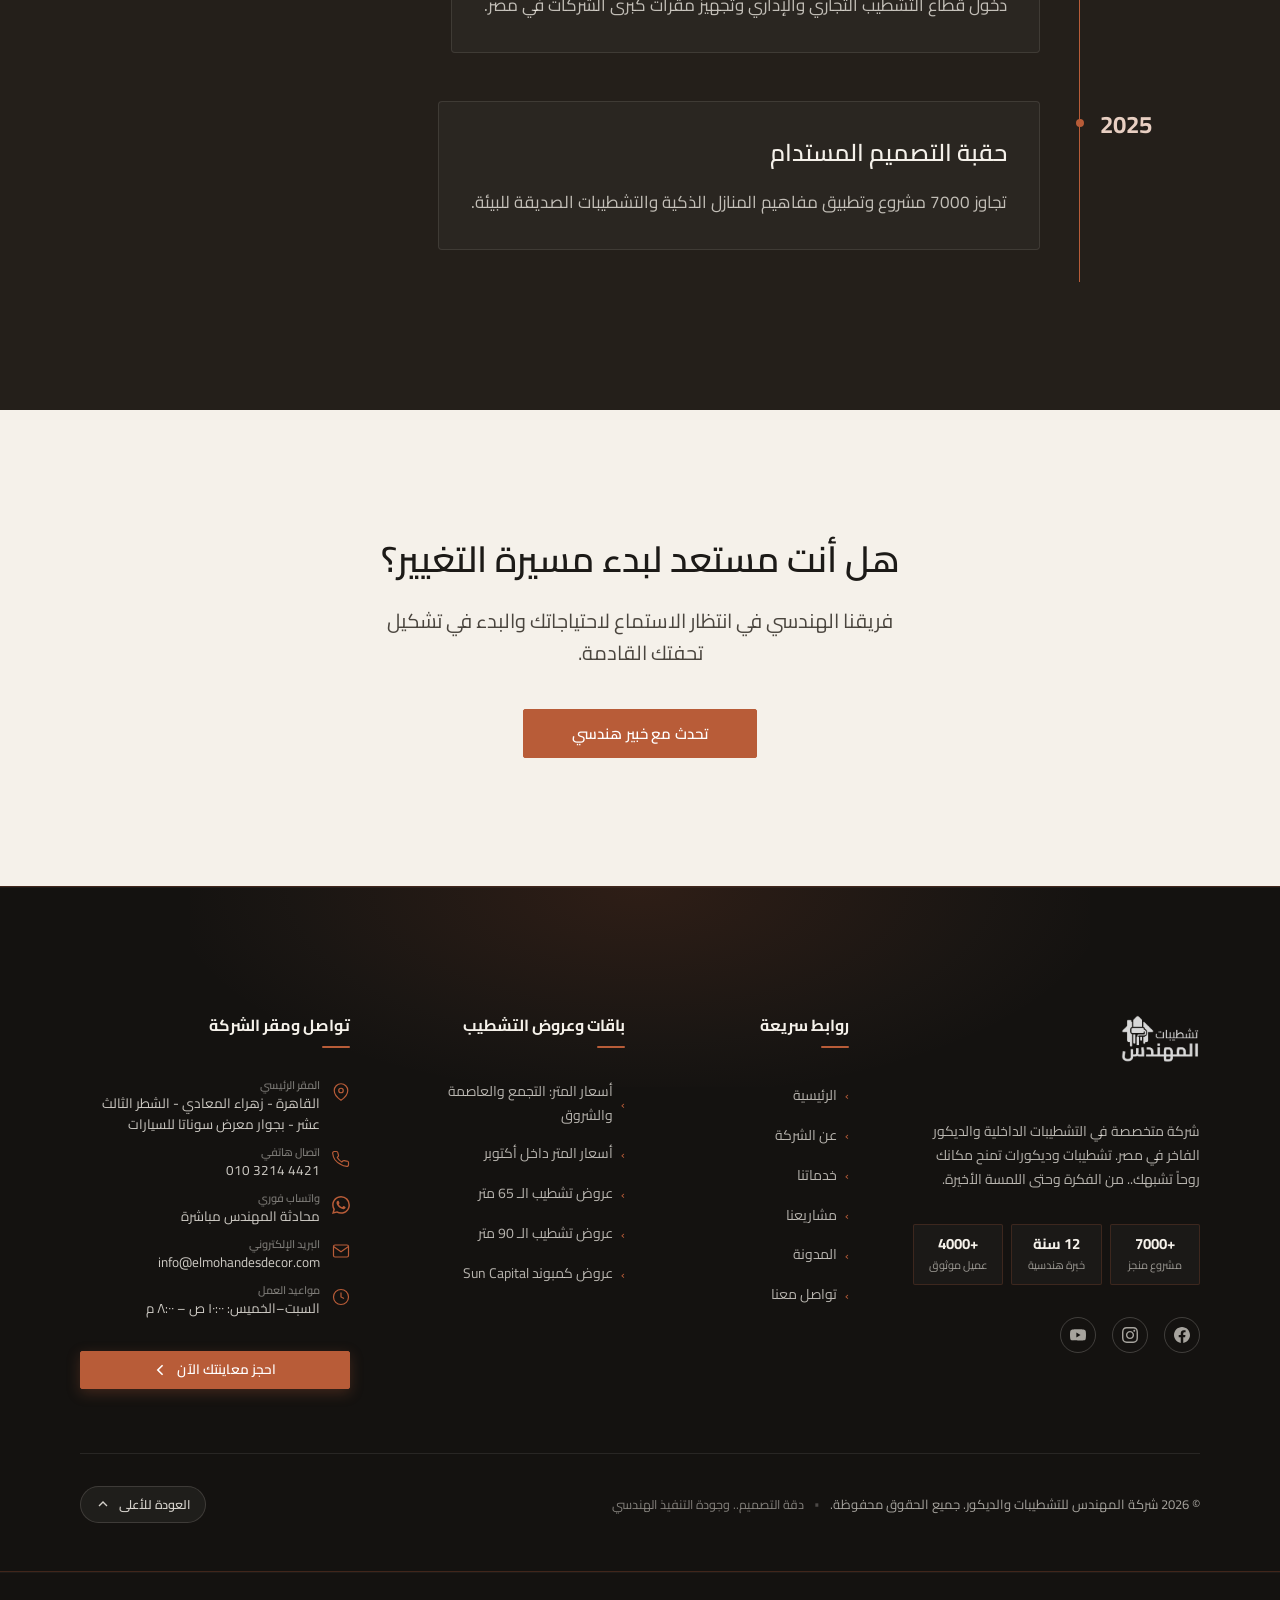
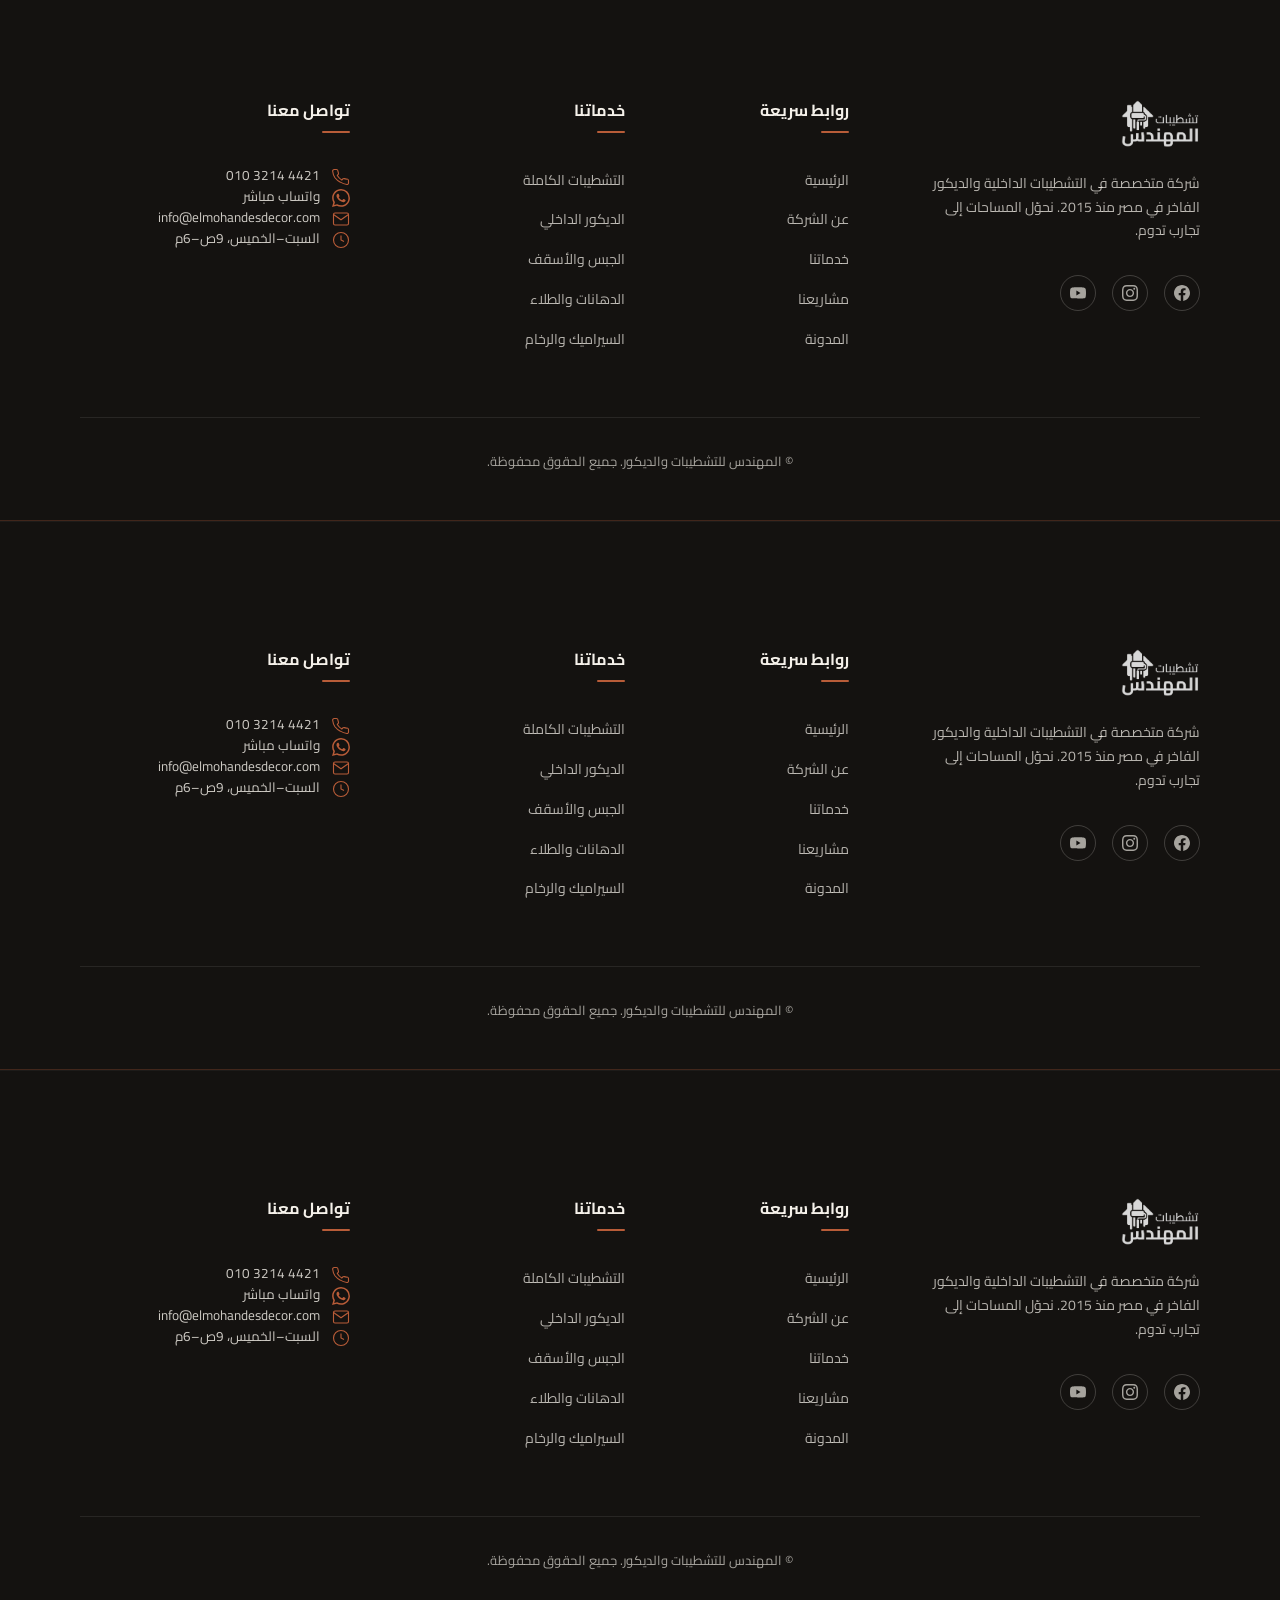
<file: about.html>
<!doctype html>
<html lang="ar" dir="rtl">
  <head>
    <meta charset="UTF-8" />
    <meta name="viewport" content="width=device-width, initial-scale=1.0" />
    <title>عن شركة المهندس — تشطيبات وديكور فاخر منذ 2015</title>
    <meta
      name="description"
      content="تعرف على شركة المهندس للتشطيبات والديكور — فريق من المهندسين والحرفيين يعملون منذ 2015 على تحويل المساحات إلى تجارب فريدة."
    />

    <!-- Google Fonts -->
    <link rel="preconnect" href="https://fonts.googleapis.com" />
    <link rel="preconnect" href="https://fonts.gstatic.com" crossorigin />
    <link
      href="https://fonts.googleapis.com/css2?family=Cairo:wght@300;400;500;600;700;800&family=Noto+Serif+Arabic:wght@400;600&display=swap"
      rel="stylesheet"
    />

    <!-- CSS -->
    <link rel="stylesheet" href="css/tokens.css" />
    <link rel="stylesheet" href="css/base.css" />
    <link rel="stylesheet" href="css/typography.css" />
    <link rel="stylesheet" href="css/layout.css" />
    <link rel="stylesheet" href="css/components.css" />
    <link rel="stylesheet" href="css/animations.css" />
    <link rel="stylesheet" href="css/pages/about.css" />
  </head>
  <body>
    <!-- Skip Link -->
    <a href="#main-content" class="skip-link">الانتقال للمحتوى الرئيسي</a>

    <!-- Page Transition Overlay -->
    <div class="page-transition" aria-hidden="true"></div>

    <!-- ============================================
       HEADER
       ============================================ -->
    <header class="header" role="banner">
      <div class="header__inner">
        <!-- Logo -->
        <a
          href="index.html"
          class="header__logo"
          aria-label="المهندس للتشطيبات والديكور — الصفحة الرئيسية"
        >
          <img
            src="assets/images/logo.png"
            alt="شعار المهندس للتشطيبات والديكور"
            class="header__logo-img"
          />
        </a>

        <!-- Desktop Navigation -->
        <nav aria-label="القائمة الرئيسية">
          <ul class="nav__list">
            <li><a href="index.html" class="nav__link">الرئيسية</a></li>
            <li>
              <a href="about.html" class="nav__link is-active">عن الشركة</a>
            </li>
            <li><a href="services.html" class="nav__link">خدماتنا</a></li>
            <li><a href="projects.html" class="nav__link">مشاريعنا</a></li>
            <li><a href="blog.html" class="nav__link">المدونة</a></li>
          </ul>
        </nav>

        <!-- CTA + Mobile Toggle -->
        <div class="header__actions">
          <a href="contact.html" class="btn btn--primary btn--sm"
            >احجز معاينتك الآن</a>
          <button
            class="nav__toggle"
            aria-label="فتح القائمة"
            aria-expanded="false"
            aria-controls="nav-drawer"
          >
            <span></span>
            <span></span>
            <span></span>
          </button>
        </div>
      </div>

      <!-- Mobile Drawer -->
      <nav id="nav-drawer" class="nav__drawer" aria-label="قائمة الجوال">
        <a href="index.html" class="nav__link">الرئيسية</a>
        <a href="about.html" class="nav__link is-active">عن الشركة</a>
        <a href="services.html" class="nav__link">خدماتنا</a>
        <a href="projects.html" class="nav__link">مشاريعنا</a>
        <a href="blog.html" class="nav__link">المدونة</a>
        <a href="contact.html" class="btn btn--primary">احجز معاينتك الآن</a>
      </nav>
    </header>

    <!-- ============================================
       MAIN CONTENT
       ============================================ -->
    <main id="main-content">
      <!-- ==========================================
         SCENE 01 — HERO
         ========================================== -->
      <section class="hero hero--subpage" aria-label="مشهد الافتتاح">
        <div class="hero__bg-wrapper">
          <img
            src="assets/images/team.jpg"
            alt="فريق عمل المهندس للتشطيبات والديكور"
            class="hero__bg"
            fetchpriority="high"
            decoding="async"
          />
          <div class="hero__overlay" aria-hidden="true"></div>
        </div>

        <div class="hero__content">
          <div class="hero__content-inner">
            <span class="hero__eyebrow hero-mask hero-seq--1">
              <span class="hero-mask__inner eyebrow">من نحن</span>
            </span>
            <h1 class="hero__headline display-l hero-mask hero-seq--2">
              <span class="hero-mask__inner">نبني مساحات تُلهم</span>
            </h1>
            <p class="hero__sub body-l hero-seq--4 reveal--fade reveal">
              منذ عام 2015، نحوّل الأحلام والأفكار الهندسية إلى واقع حقيقي ملموس
              بأسلوب معاصر.
            </p>
          </div>
        </div>
      </section>

      <!-- ==========================================
         SCENE 02 — STORY (History)
         ========================================== -->
      <section class="section about-story" aria-labelledby="story-heading">
        <div class="container">
          <div class="split split--60-40">
            <!-- Text -->
            <div class="split__text">
              <span class="eyebrow reveal">قصتنا</span>
              <h2
                id="story-heading"
                class="reveal reveal--delay-1"
                style="margin-block-end: var(--space-3)"
              >
                البداية والتطور
              </h2>
              <p class="body-l reveal reveal--delay-2">
                في عام 2015، انطلقنا برؤية هندسية واضحة تهدف لتقديم تشطيبات
                فاخرة تتسم بالشفافية والالتزام المطلق بالوقت والجودة في السوق
                المصري.
              </p>
              <p
                class="body reveal reveal--delay-3"
                style="margin-block-start: var(--space-2)"
              >
                بدأنا بمكتب هندسي صغير وفريق تنفيذ لا يتجاوز 5 حرفيين. واليوم،
                نفخر بتنفيذ أكثر من 7000 مشروع تشطيب وديكور وتأسيس علاقات ثقة
                مستدامة مع عملائنا في مختلف المحافظات.
              </p>
            </div>

            <!-- Image -->
            <div class="split__image image-reveal">
              <img
                src="assets/images/about-teaser.jpg"
                alt="لقاء هندسي لمناقشة مخططات التشطيب"
                loading="lazy"
                decoding="async"
              />
            </div>
          </div>
        </div>
      </section>

      <!-- ==========================================
         SCENE 03 — MISSION & VISION PANELS
         ========================================== -->
      <section
        class="section section--lg bg-ivory-dark about-panels"
        aria-label="رؤيتنا ورسالتنا"
      >
        <div class="container">
          <div class="split items-start" style="gap: var(--space-5)">
            <!-- Panel A -->
            <div class="about-panel reveal">
              <span class="eyebrow" style="color: var(--color-clay)"
                >الرسالة</span
              >
              <h3 class="h2" style="margin-block-end: var(--space-3)">
                تحويل الفراغ إلى تجربة
              </h3>
              <p class="body-l">
                توفير حلول تشطيب وديكور فاخرة تُسهل تفاصيل البناء على عملائنا
                وتضمن لهم راحة البال التامة طوال مراحل المشروع.
              </p>
            </div>

            <!-- Panel B -->
            <div class="about-panel reveal reveal--delay-1">
              <span class="eyebrow" style="color: var(--color-clay)"
                >الرؤية</span
              >
              <h3 class="h2" style="margin-block-end: var(--space-3)">
                أن نكون المرجع الأول
              </h3>
              <p class="body-l">
                أن نقود سوق التشطيبات والديكور في مصر والشرق الأوسط كرمز
                للموثوقية، الإبداع المعماري، والجودة الحرفية التي لا تقبل
                المساومة.
              </p>
            </div>
          </div>
        </div>
      </section>

      <!-- ==========================================
         SCENE 04 — TIMELINE (Vertical)
         ========================================== -->
      <section
        class="section about-timeline bg-charcoal"
        aria-labelledby="timeline-heading"
      >
        <div class="container">
          <header class="section-header text-center">
            <span class="eyebrow" style="color: var(--color-clay)">رحلتنا</span>
            <h2
              id="timeline-heading"
              style="color: var(--color-ivory)"
              class="reveal"
            >
              مسيرة عشر سنوات
            </h2>
          </header>

          <div class="timeline">
            <div class="timeline__bar" aria-hidden="true">
              <div class="timeline__bar-fill"></div>
            </div>

            <div class="timeline__items">
              <!-- Item 1 -->
              <div class="timeline-item flex items-start gap-4">
                <span class="timeline__year">2015</span>
                <div class="timeline__card">
                  <h4 class="timeline__title">التأسيس والانطلاق</h4>
                  <p class="body" style="color: rgba(245, 241, 234, 0.75)">
                    تأسيس مكتب المهندس وتدشين أولى أعمال التشطيب السكني بالتجمع
                    الخامس.
                  </p>
                </div>
              </div>

              <!-- Item 2 -->
              <div class="timeline-item flex items-start gap-4">
                <span class="timeline__year">2018</span>
                <div class="timeline__card">
                  <h4 class="timeline__title">التوسع اللوجستي</h4>
                  <p class="body" style="color: rgba(245, 241, 234, 0.75)">
                    تأسيس قسم التصميم ثلاثي الأبعاد وتوريد الخامات المباشر
                    لتوفير تكلفة وسيطة للعملاء.
                  </p>
                </div>
              </div>

              <!-- Item 3 -->
              <div class="timeline-item flex items-start gap-4">
                <span class="timeline__year">2021</span>
                <div class="timeline__card">
                  <h4 class="timeline__title">إنجاز 3000 مشروع</h4>
                  <p class="body" style="color: rgba(245, 241, 234, 0.75)">
                    دخول قطاع التشطيب التجاري والإداري وتجهيز مقرات كبرى الشركات
                    في مصر.
                  </p>
                </div>
              </div>

              <!-- Item 4 -->
              <div class="timeline-item flex items-start gap-4">
                <span class="timeline__year">2025</span>
                <div class="timeline__card">
                  <h4 class="timeline__title">حقبة التصميم المستدام</h4>
                  <p class="body" style="color: rgba(245, 241, 234, 0.75)">
                    تجاوز 7000 مشروع وتطبيق مفاهيم المنازل الذكية والتشطيبات
                    الصديقة للبيئة.
                  </p>
                </div>
              </div>
            </div>
            <!-- /timeline__items -->
          </div>
        </div>
      </section>

      <!-- ==========================================
         SCENE 05 — CTA
         ========================================== -->
      <section
        class="section text-center about-cta"
        aria-labelledby="cta-heading-about"
      >
        <div
          class="container container--narrow flex flex-col items-center gap-3"
        >
          <h2 id="cta-heading-about" class="reveal">
            هل أنت مستعد لبدء مسيرة التغيير؟
          </h2>
          <p class="body-l reveal reveal--delay-1" style="max-width: 540px">
            فريقنا الهندسي في انتظار الاستماع لاحتياجاتك والبدء في تشكيل تحفتك
            القادمة.
          </p>
          <div
            class="reveal reveal--delay-2"
            style="margin-block-start: var(--space-2)"
          >
            <a href="contact.html" class="btn btn--primary"
              >تحدث مع خبير هندسي</a
            >
          </div>
        </div>
      </section>
    </main>

            <!-- ============================================
       FOOTER
       ============================================ -->
    <footer class="footer" role="contentinfo">
      <!-- Top Ambient Architectural Glow -->
      <div class="footer__ambient-glow" aria-hidden="true"></div>

      <div class="container">
        <div class="footer__grid">
          <!-- Column 1: Brand + Trust Metrics -->
          <div class="footer__col footer__col--brand">
            <a href="index.html" class="footer__logo" aria-label="المهندس للتشطيبات والديكور">
              <img
                src="assets/images/logo.png"
                alt="المهندس للتشطيبات والديكور"
                class="footer__logo-img"
                width="150"
                height="52"
              />
            </a>
            <p class="footer__desc">
              شركة متخصصة في التشطيبات الداخلية والديكور الفاخر في مصر. تشطيبات وديكورات تمنح مكانك روحاً تشبهك.. من الفكرة وحتى اللمسة الأخيرة.
            </p>

            <!-- Architectural Trust Metric Cards -->
            <div class="footer__trust-grid" aria-label="أرقام وإنجازات هندسية">
              <div class="footer__trust-card">
                <span class="footer__trust-val">+7000</span>
                <span class="footer__trust-lbl">مشروع منجز</span>
              </div>
              <div class="footer__trust-card">
                <span class="footer__trust-val">12 سنة</span>
                <span class="footer__trust-lbl">خبرة هندسية</span>
              </div>
              <div class="footer__trust-card">
                <span class="footer__trust-val">+4000</span>
                <span class="footer__trust-lbl">عميل موثوق</span>
              </div>
            </div>

            <div class="footer__social" aria-label="تابعنا على شبكات التواصل">
              <a
                href="https://www.facebook.com/Elmohandes.Decor"
                class="footer__social-link"
                aria-label="فيسبوك"
                target="_blank"
                rel="noopener noreferrer"
              >
                <svg viewBox="0 0 24 24" width="18" height="18" fill="currentColor">
                  <path
                    d="M24 12.073c0-6.627-5.373-12-12-12s-12 5.373-12 12c0 5.99 4.388 10.954 10.125 11.854v-8.385H7.078v-3.47h3.047V9.43c0-3.007 1.792-4.669 4.533-4.669 1.312 0 2.686.235 2.686.235v2.953H15.83c-1.491 0-1.956.925-1.956 1.874v2.25h3.328l-.532 3.47h-2.796v8.385C19.612 23.027 24 18.062 24 12.073z"
                  />
                </svg>
              </a>
              <a
                href="https://www.instagram.com/elmohandes.decor"
                class="footer__social-link"
                aria-label="إنستاغرام"
                target="_blank"
                rel="noopener noreferrer"
              >
                <svg viewBox="0 0 24 24" width="18" height="18" fill="currentColor">
                  <path
                    d="M12 2.163c3.204 0 3.584.012 4.85.07 3.252.148 4.771 1.691 4.919 4.919.058 1.265.069 1.645.069 4.849 0 3.205-.012 3.584-.069 4.849-.149 3.225-1.664 4.771-4.919 4.919-1.266.058-1.644.07-4.85.07-3.204 0-3.584-.012-4.849-.07-3.26-.149-4.771-1.699-4.919-4.92-.058-1.265-.07-1.644-.07-4.849 0-3.204.013-3.583.07-4.849.149-3.227 1.664-4.771 4.919-4.919 1.266-.057 1.645-.069 4.849-.069zm0-2.163c-3.259 0-3.667.014-4.947.072-4.358.2-6.78 2.618-6.98 6.98-.059 1.281-.073 1.689-.073 4.948 0 3.259.014 3.668.072 4.948.2 4.358 2.618 6.78 6.98 6.98 1.281.058 1.689.072 4.948.072 3.259 0 3.668-.014 4.948-.072 4.354-.2 6.782-2.618 6.979-6.98.059-1.28.073-1.689.073-4.948 0-3.259-.014-3.667-.072-4.947-.196-4.354-2.617-6.78-6.979-6.98-1.281-.059-1.69-.073-4.949-.073zm0 5.838c-3.403 0-6.162 2.759-6.162 6.162s2.759 6.163 6.162 6.163 6.162-2.759 6.162-6.163c0-3.403-2.759-6.162-6.162-6.162zm0 10.162c-2.209 0-4-1.79-4-4 0-2.209 1.791-4 4-4s4 1.791 4 4c0 2.21-1.791 4-4 4zm6.406-11.845c-.796 0-1.441.645-1.441 1.44s.645 1.44 1.441 1.44c.795 0 1.439-.645 1.439-1.44s-.644-1.44-1.439-1.44z"
                  />
                </svg>
              </a>
              <a
                href="https://www.youtube.com/@elmohandesdecor"
                class="footer__social-link"
                aria-label="يوتيوب"
                target="_blank"
                rel="noopener noreferrer"
              >
                <svg viewBox="0 0 24 24" width="18" height="18" fill="currentColor">
                  <path
                    d="M23.498 6.163a3.003 3.003 0 00-2.11-2.11C19.517 3.545 12 3.545 12 3.545s-7.517 0-9.388.508a3.003 3.003 0 00-2.11 2.11C0 8.033 0 12 0 12s0 3.967.502 5.837a3.003 3.003 0 002.11 2.11c1.871.508 9.388.508 9.388.508s7.517 0 9.388-.508a3.003 3.003 0 002.11-2.11C24 15.967 24 12 24 12s0-3.967-.502-5.837zM9.545 15.568V8.432L15.818 12l-6.273 3.568z"
                  />
                </svg>
              </a>
            </div>
          </div>

          <!-- Column 2: Quick Links -->
          <div class="footer__col">
            <h3 class="footer__heading">روابط سريعة</h3>
            <ul class="footer__links">
              <li><a href="index.html" class="footer__link"><span class="footer__link-bullet">›</span> الرئيسية</a></li>
              <li><a href="about.html" class="footer__link"><span class="footer__link-bullet">›</span> عن الشركة</a></li>
              <li><a href="services.html" class="footer__link"><span class="footer__link-bullet">›</span> خدماتنا</a></li>
              <li><a href="projects.html" class="footer__link"><span class="footer__link-bullet">›</span> مشاريعنا</a></li>
              <li><a href="blog.html" class="footer__link"><span class="footer__link-bullet">›</span> المدونة</a></li>
              <li><a href="contact.html" class="footer__link"><span class="footer__link-bullet">›</span> تواصل معنا</a></li>
            </ul>
          </div>

          <!-- Column 3: Finishing Packages & Offers -->
          <div class="footer__col">
            <h3 class="footer__heading">باقات وعروض التشطيب</h3>
            <ul class="footer__links">
              <li><a href="lux.html" class="footer__link"><span class="footer__link-bullet">›</span> أسعار المتر: التجمع والعاصمة والشروق</a></li>
              <li><a href="incorporation.html" class="footer__link"><span class="footer__link-bullet">›</span> أسعار المتر داخل أكتوبر</a></li>
              <li><a href="super-lux.html" class="footer__link"><span class="footer__link-bullet">›</span> عروض تشطيب الـ 65 متر</a></li>
              <li><a href="ultra-super-lux.html" class="footer__link"><span class="footer__link-bullet">›</span> عروض تشطيب الـ 90 متر</a></li>
              <li><a href="sun-capital.html" class="footer__link"><span class="footer__link-bullet">›</span> عروض كمبوند Sun Capital</a></li>
            </ul>
          </div>

          <!-- Column 4: Contact & Headquarters -->
          <div class="footer__col footer__col--contact">
            <h3 class="footer__heading">تواصل ومقر الشركة</h3>
            <div class="footer__contact-list">
              <div class="footer__contact-item footer__contact-item--address">
                <svg class="footer__contact-icon" viewBox="0 0 24 24" fill="none" stroke="currentColor" stroke-width="1.6" aria-hidden="true">
                  <path d="M21 10c0 7-9 13-9 13s-9-6-9-13a9 9 0 0118 0z"></path>
                  <circle cx="12" cy="10" r="3"></circle>
                </svg>
                <div class="footer__contact-text">
                  <span class="footer__contact-label">المقر الرئيسي</span>
                  <span>القاهرة - زهراء المعادي - الشطر الثالث عشر - بجوار معرض سوناتا للسيارات</span>
                </div>
              </div>

              <a href="tel:01032144421" class="footer__contact-item">
                <svg class="footer__contact-icon" viewBox="0 0 24 24" fill="none" stroke="currentColor" stroke-width="1.6" aria-hidden="true">
                  <path d="M22 16.92v3a2 2 0 01-2.18 2 19.79 19.79 0 01-8.63-3.07A19.5 19.5 0 013.95 13a19.79 19.79 0 01-3.07-8.67A2 2 0 012.85 2h3a2 2 0 012 1.72c.127.96.361 1.903.7 2.81a2 2 0 01-.45 2.11L7.09 9.91a16 16 0 006 6l1.27-1.27a2 2 0 012.11-.45c.907.339 1.85.573 2.81.7A2 2 0 0122 16.92z"/>
                </svg>
                <div class="footer__contact-text">
                  <span class="footer__contact-label">اتصال هاتفي</span>
                  <span dir="ltr">010 3214 4421</span>
                </div>
              </a>

              <a href="https://wa.me/201032144421?text=مرحباً، أريد الاستفسار عن باقات التشطيب وحجز معاينة" class="footer__contact-item" target="_blank" rel="noopener noreferrer">
                <svg class="footer__contact-icon" viewBox="0 0 24 24" fill="currentColor" aria-hidden="true">
                  <path d="M17.472 14.382c-.297-.149-1.758-.867-2.03-.967-.273-.099-.471-.148-.67.15-.197.297-.767.966-.94 1.164-.173.199-.347.223-.644.075-.297-.15-1.255-.463-2.39-1.475-.883-.788-1.48-1.761-1.653-2.059-.173-.297-.018-.458.13-.606.134-.133.298-.347.446-.52.149-.174.198-.298.298-.497.099-.198.05-.371-.025-.52-.075-.149-.669-1.612-.916-2.207-.242-.579-.487-.5-.669-.51-.173-.008-.371-.01-.57-.01-.198 0-.52.074-.792.372-.272.297-1.04 1.016-1.04 2.479 0 1.462 1.065 2.875 1.213 3.074.149.198 2.096 3.2 5.077 4.487.709.306 1.262.489 1.694.625.712.227 1.36.195 1.871.118.571-.085 1.758-.719 2.006-1.413.248-.694.248-1.289.173-1.413-.074-.124-.272-.198-.57-.347m-5.421 7.403h-.004a9.87 9.87 0 01-5.031-1.378l-.361-.214-3.741.982.998-3.648-.235-.374a9.86 9.86 0 01-1.51-5.26c.001-5.45 4.436-9.884 9.888-9.884 2.64 0 5.122 1.03 6.988 2.898a9.825 9.825 0 012.893 6.994c-.003 5.45-4.437 9.884-9.885 9.884m8.413-18.297A11.815 11.815 0 0012.05 0C5.495 0 .16 5.335.157 11.892c0 2.096.547 4.142 1.588 5.945L.057 24l6.305-1.654a11.882 11.882 0 005.683 1.448h.005c6.554 0 11.89-5.335 11.893-11.893a11.821 11.821 0 00-3.48-8.413z"/>
                </svg>
                <div class="footer__contact-text">
                  <span class="footer__contact-label">واتساب فوري</span>
                  <span>محادثة المهندس مباشرة</span>
                </div>
              </a>

              <a href="mailto:info@elmohandesdecor.com" class="footer__contact-item">
                <svg class="footer__contact-icon" viewBox="0 0 24 24" fill="none" stroke="currentColor" stroke-width="1.6" aria-hidden="true">
                  <path d="M4 4h16c1.1 0 2 .9 2 2v12c0 1.1-.9 2-2 2H4c-1.1 0-2-.9-2-2V6c0-1.1.9-2 2-2z"/>
                  <polyline points="22,6 12,13 2,6"/>
                </svg>
                <div class="footer__contact-text">
                  <span class="footer__contact-label">البريد الإلكتروني</span>
                  <span>info@elmohandesdecor.com</span>
                </div>
              </a>

              <div class="footer__contact-item footer__contact-item--static">
                <svg class="footer__contact-icon" viewBox="0 0 24 24" fill="none" stroke="currentColor" stroke-width="1.6" aria-hidden="true">
                  <circle cx="12" cy="12" r="10"/>
                  <polyline points="12 6 12 12 16 14"/>
                </svg>
                <div class="footer__contact-text">
                  <span class="footer__contact-label">مواعيد العمل</span>
                  <span>السبت–الخميس: ١٠:٠٠ ص – ٨:٠٠ م</span>
                </div>
              </div>
            </div>

            <div class="footer__cta-box">
              <a href="contact.html" class="btn btn--primary footer__cta-btn">
                <span>احجز معاينتك الآن</span>
                <svg viewBox="0 0 20 20" width="16" height="16" fill="none" stroke="currentColor" stroke-width="2" aria-hidden="true">
                  <path d="M12 4l-6 6 6 6" />
                </svg>
              </a>
            </div>
          </div>
        </div>
        <!-- /footer__grid -->

        <!-- Bottom Bar -->
        <div class="footer__bottom">
          <div class="footer__bottom-info">
            <p class="footer__copyright">
              &copy; <span id="current-year">2026</span> شركة المهندس للتشطيبات والديكور. جميع الحقوق محفوظة.
            </p>
            <span class="footer__bottom-divider">•</span>
            <span class="footer__bottom-tagline">دقة التصميم.. وجودة التنفيذ الهندسي</span>
          </div>

          <button type="button" class="footer__back-to-top" onclick="window.scrollTo({top:0,behavior:'smooth'});" aria-label="العودة لأعلى الصفحة">
            <span>العودة للأعلى</span>
            <svg viewBox="0 0 24 24" width="16" height="16" fill="none" stroke="currentColor" stroke-width="2" aria-hidden="true">
              <polyline points="18 15 12 9 6 15"></polyline>
            </svg>
          </button>
        </div>
      </div>
    </footer>
    <!-- /footer -->

    <!-- Floating WhatsApp -->
    <a
      href="https://wa.me/201032144421?text=مرحباً، أريد الاستفسار عن باقات التشطيب وحجز معاينة"
      class="whatsapp-float"
      target="_blank"
      rel="noopener noreferrer"
      aria-label="تواصل معنا على واتساب"
    >
      <svg viewBox="0 0 24 24" aria-hidden="true">
        <path
          d="M17.472 14.382c-.297-.149-1.758-.867-2.03-.967-.273-.099-.471-.148-.67.15-.197.297-.767.966-.94 1.164-.173.199-.347.223-.644.075-.297-.15-1.255-.463-2.39-1.475-.883-.788-1.48-1.761-1.653-2.059-.173-.297-.018-.458.13-.606.134-.133.298-.347.446-.52.149-.174.198-.298.298-.497.099-.198.05-.371-.025-.52-.075-.149-.669-1.612-.916-2.207-.242-.579-.487-.5-.669-.51-.173-.008-.371-.01-.57-.01-.198 0-.52.074-.792.372-.272.297-1.04 1.016-1.04 2.479 0 1.462 1.065 2.875 1.213 3.074.149.198 2.096 3.2 5.077 4.487.709.306 1.262.489 1.694.625.712.227 1.36.195 1.871.118.571-.085 1.758-.719 2.006-1.413.248-.694.248-1.289.173-1.413-.074-.124-.272-.198-.57-.347m-5.421 7.403h-.004a9.87 9.87 0 01-5.031-1.378l-.361-.214-3.741.982.998-3.648-.235-.374a9.86 9.86 0 01-1.51-5.26c.001-5.45 4.436-9.884 9.888-9.884 2.64 0 5.122 1.03 6.988 2.898a9.825 9.825 0 012.893 6.994c-.003 5.45-4.437 9.884-9.885 9.884m8.413-18.297A11.815 11.815 0 0012.05 0C5.495 0 .16 5.335.157 11.892c0 2.096.547 4.142 1.588 5.945L.057 24l6.305-1.654a11.882 11.882 0 005.683 1.448h.005c6.554 0 11.89-5.335 11.893-11.893a11.821 11.821 0 00-3.48-8.413z"
        />
      </svg>
    </a>

    <!-- Scripts -->
    <script src="js/main-v2.js" defer></script>
    <script src="js/animations.js" defer></script>
    <script src="js/timeline.js" defer></script>

    <footer class="footer" role="contentinfo">
      <div class="container">
        <div class="footer__grid">
          <!-- Column 1: Brand -->
          <div class="footer__col">
            <a
              href="index.html"
              class="footer__logo"
              aria-label="المهندس للتشطيبات والديكور — الصفحة الرئيسية"
              style="display: block; margin-block-end: var(--space-3)"
            >
              <img
                src="assets/images/logo.png"
                alt="شعار المهندس"
                class="footer__logo-img"
              />
            </a>
            <p class="footer__desc">
              شركة متخصصة في التشطيبات الداخلية والديكور الفاخر في مصر منذ 2015.
              نحوّل المساحات إلى تجارب تدوم.
            </p>
            <div class="footer__social">
              <a
                href="https://www.facebook.com/Elmohandes4decoration?mibextid=ZbWKwL"
                class="footer__social-link"
                aria-label="فيسبوك"
                target="_blank"
                rel="noopener noreferrer"
              >
                <svg viewBox="0 0 24 24">
                  <path
                    d="M24 12.073c0-6.627-5.373-12-12-12s-12 5.373-12 12c0 5.99 4.388 10.954 10.125 11.854v-8.385H7.078v-3.47h3.047V9.43c0-3.007 1.792-4.669 4.533-4.669 1.312 0 2.686.235 2.686.235v2.953H15.83c-1.491 0-1.956.925-1.956 1.874v2.25h3.328l-.532 3.47h-2.796v8.385C19.612 23.027 24 18.062 24 12.073z"
                  />
                </svg>
              </a>
              <a
                href="https://instagram.com/elmoo_handes?igshid=YmMyMTA2M2Y="
                class="footer__social-link"
                aria-label="إنستاغرام"
                target="_blank"
                rel="noopener noreferrer"
              >
                <svg viewBox="0 0 24 24">
                  <path
                    d="M12 2.163c3.204 0 3.584.012 4.85.07 3.252.148 4.771 1.691 4.919 4.919.058 1.265.069 1.645.069 4.849 0 3.205-.012 3.584-.069 4.849-.149 3.225-1.664 4.771-4.919 4.919-1.266.058-1.644.07-4.85.07-3.204 0-3.584-.012-4.849-.07-3.26-.149-4.771-1.699-4.919-4.92-.058-1.265-.07-1.644-.07-4.849 0-3.204.013-3.583.07-4.849.149-3.227 1.664-4.771 4.919-4.919 1.266-.057 1.645-.069 4.849-.069zm0-2.163c-3.259 0-3.667.014-4.947.072-4.358.2-6.78 2.618-6.98 6.98-.059 1.281-.073 1.689-.073 4.948 0 3.259.014 3.668.072 4.948.2 4.358 2.618 6.78 6.98 6.98 1.281.058 1.689.072 4.948.072 3.259 0 3.668-.014 4.948-.072 4.354-.2 6.782-2.618 6.979-6.98.059-1.28.073-1.689.073-4.948 0-3.259-.014-3.667-.072-4.947-.196-4.354-2.617-6.78-6.979-6.98-1.281-.059-1.69-.073-4.949-.073zm0 5.838c-3.403 0-6.162 2.759-6.162 6.162s2.759 6.163 6.162 6.163 6.162-2.759 6.162-6.163c0-3.403-2.759-6.162-6.162-6.162zm0 10.162c-2.209 0-4-1.79-4-4 0-2.209 1.791-4 4-4s4 1.791 4 4c0 2.21-1.791 4-4 4zm6.406-11.845c-.796 0-1.441.645-1.441 1.44s.645 1.44 1.441 1.44c.795 0 1.439-.645 1.439-1.44s-.644-1.44-1.439-1.44z"
                  />
                </svg>
              </a>
              <a
                href="https://youtube.com/@user-kv5xp1jy1u"
                class="footer__social-link"
                aria-label="يوتيوب"
                target="_blank"
                rel="noopener noreferrer"
              >
                <svg viewBox="0 0 24 24" fill="currentColor">
                  <path
                    d="M23.498 6.163a3.003 3.003 0 00-2.11-2.11C19.517 3.545 12 3.545 12 3.545s-7.517 0-9.388.508a3.003 3.003 0 00-2.11 2.11C0 8.033 0 12 0 12s0 3.967.502 5.837a3.003 3.003 0 002.11 2.11c1.871.508 9.388.508 9.388.508s7.517 0 9.388-.508a3.003 3.003 0 002.11-2.11C24 15.967 24 12 24 12s0-3.967-.502-5.837zM9.545 15.568V8.432L15.818 12l-6.273 3.568z"
                  />
                </svg>
              </a>
            </div>
          </div>

          <!-- Column 2: Quick Links -->
          <div class="footer__col">
            <h3 class="footer__heading">روابط سريعة</h3>
            <ul class="footer__links">
              <li><a href="index.html" class="footer__link">الرئيسية</a></li>
              <li><a href="about.html" class="footer__link">عن الشركة</a></li>
              <li><a href="services.html" class="footer__link">خدماتنا</a></li>
              <li><a href="projects.html" class="footer__link">مشاريعنا</a></li>
              <li><a href="blog.html" class="footer__link">المدونة</a></li>
            </ul>
          </div>

          <!-- Column 3: Services -->
          <div class="footer__col">
            <h3 class="footer__heading">خدماتنا</h3>
            <ul class="footer__links">
              <li>
                <a href="services.html" class="footer__link"
                  >التشطيبات الكاملة</a
                >
              </li>
              <li>
                <a href="services.html" class="footer__link">الديكور الداخلي</a>
              </li>
              <li>
                <a href="services.html" class="footer__link">الجبس والأسقف</a>
              </li>
              <li>
                <a href="services.html" class="footer__link"
                  >الدهانات والطلاء</a
                >
              </li>
              <li>
                <a href="services.html" class="footer__link"
                  >السيراميك والرخام</a
                >
              </li>
            </ul>
          </div>

          <!-- Column 4: Contact -->
          <div class="footer__col">
            <h3 class="footer__heading">تواصل معنا</h3>
            <a href="tel:01032144421" class="footer__contact-item">
              <svg
                class="footer__contact-icon"
                viewBox="0 0 24 24"
                fill="none"
                stroke="currentColor"
                stroke-width="1.5"
              >
                <path
                  d="M22 16.92v3a2 2 0 01-2.18 2 19.79 19.79 0 01-8.63-3.07A19.5 19.5 0 013.95 13a19.79 19.79 0 01-3.07-8.67A2 2 0 012.85 2h3a2 2 0 012 1.72c.127.96.361 1.903.7 2.81a2 2 0 01-.45 2.11L7.09 9.91a16 16 0 006 6l1.27-1.27a2 2 0 012.11-.45c.907.339 1.85.573 2.81.7A2 2 0 0122 16.92z"
                />
              </svg>
              <span dir="ltr">010 3214 4421</span>
            </a>
            <a
              href="https://wa.me/201032144421"
              class="footer__contact-item"
              target="_blank"
              rel="noopener noreferrer"
            >
              <svg
                class="footer__contact-icon"
                viewBox="0 0 24 24"
                fill="currentColor"
              >
                <path
                  d="M17.472 14.382c-.297-.149-1.758-.867-2.03-.967-.273-.099-.471-.148-.67.15-.197.297-.767.966-.94 1.164-.173.199-.347.223-.644.075-.297-.15-1.255-.463-2.39-1.475-.883-.788-1.48-1.761-1.653-2.059-.173-.297-.018-.458.13-.606.134-.133.298-.347.446-.52.149-.174.198-.298.298-.497.099-.198.05-.371-.025-.52-.075-.149-.669-1.612-.916-2.207-.242-.579-.487-.5-.669-.51-.173-.008-.371-.01-.57-.01-.198 0-.52.074-.792.372-.272.297-1.04 1.016-1.04 2.479 0 1.462 1.065 2.875 1.213 3.074.149.198 2.096 3.2 5.077 4.487.709.306 1.262.489 1.694.625.712.227 1.36.195 1.871.118.571-.085 1.758-.719 2.006-1.413.248-.694.248-1.289.173-1.413-.074-.124-.272-.198-.57-.347m-5.421 7.403h-.004a9.87 9.87 0 01-5.031-1.378l-.361-.214-3.741.982.998-3.648-.235-.374a9.86 9.86 0 01-1.51-5.26c.001-5.45 4.436-9.884 9.888-9.884 2.64 0 5.122 1.03 6.988 2.898a9.825 9.825 0 012.893 6.994c-.003 5.45-4.437 9.884-9.885 9.884m8.413-18.297A11.815 11.815 0 0012.05 0C5.495 0 .16 5.335.157 11.892c0 2.096.547 4.142 1.588 5.945L.057 24l6.305-1.654a11.882 11.882 0 005.683 1.448h.005c6.554 0 11.89-5.335 11.893-11.893a11.821 11.821 0 00-3.48-8.413z"
                />
              </svg>
              واتساب مباشر
            </a>
            <a
              href="mailto:info@elmohandesdecor.com"
              class="footer__contact-item"
            >
              <svg
                class="footer__contact-icon"
                viewBox="0 0 24 24"
                fill="none"
                stroke="currentColor"
                stroke-width="1.5"
              >
                <path
                  d="M4 4h16c1.1 0 2 .9 2 2v12c0 1.1-.9 2-2 2H4c-1.1 0-2-.9-2-2V6c0-1.1.9-2 2-2z"
                />
                <polyline points="22,6 12,13 2,6" />
              </svg>
              info@elmohandesdecor.com
            </a>
            <div class="footer__contact-item" style="pointer-events: none">
              <svg
                class="footer__contact-icon"
                viewBox="0 0 24 24"
                fill="none"
                stroke="currentColor"
                stroke-width="1.5"
              >
                <circle cx="12" cy="12" r="10" />
                <polyline points="12 6 12 12 16 14" />
              </svg>
              السبت–الخميس، 9ص–6م
            </div>
          </div>
        </div>
        <!-- /footer__grid -->

        <!-- Bottom Bar -->
        <div
          class="footer__bottom"
          style="justify-content: center; text-align: center"
        >
          <p class="footer__copyright">
            &copy; <span id="current-year"></span> المهندس للتشطيبات والديكور.
            جميع الحقوق محفوظة.
          </p>
        </div>
      </div>
    </footer>
    <footer class="footer" role="contentinfo">
      <div class="container">
        <div class="footer__grid">
          <!-- Column 1: Brand -->
          <div class="footer__col">
            <a
              href="index.html"
              class="footer__logo"
              aria-label="المهندس للتشطيبات والديكور — الصفحة الرئيسية"
              style="display: block; margin-block-end: var(--space-3)"
            >
              <img
                src="assets/images/logo.png"
                alt="شعار المهندس"
                class="footer__logo-img"
              />
            </a>
            <p class="footer__desc">
              شركة متخصصة في التشطيبات الداخلية والديكور الفاخر في مصر منذ 2015.
              نحوّل المساحات إلى تجارب تدوم.
            </p>
            <div class="footer__social">
              <a
                href="https://www.facebook.com/Elmohandes4decoration?mibextid=ZbWKwL"
                class="footer__social-link"
                aria-label="فيسبوك"
                target="_blank"
                rel="noopener noreferrer"
              >
                <svg viewBox="0 0 24 24">
                  <path
                    d="M24 12.073c0-6.627-5.373-12-12-12s-12 5.373-12 12c0 5.99 4.388 10.954 10.125 11.854v-8.385H7.078v-3.47h3.047V9.43c0-3.007 1.792-4.669 4.533-4.669 1.312 0 2.686.235 2.686.235v2.953H15.83c-1.491 0-1.956.925-1.956 1.874v2.25h3.328l-.532 3.47h-2.796v8.385C19.612 23.027 24 18.062 24 12.073z"
                  />
                </svg>
              </a>
              <a
                href="https://instagram.com/elmoo_handes?igshid=YmMyMTA2M2Y="
                class="footer__social-link"
                aria-label="إنستاغرام"
                target="_blank"
                rel="noopener noreferrer"
              >
                <svg viewBox="0 0 24 24">
                  <path
                    d="M12 2.163c3.204 0 3.584.012 4.85.07 3.252.148 4.771 1.691 4.919 4.919.058 1.265.069 1.645.069 4.849 0 3.205-.012 3.584-.069 4.849-.149 3.225-1.664 4.771-4.919 4.919-1.266.058-1.644.07-4.85.07-3.204 0-3.584-.012-4.849-.07-3.26-.149-4.771-1.699-4.919-4.92-.058-1.265-.07-1.644-.07-4.849 0-3.204.013-3.583.07-4.849.149-3.227 1.664-4.771 4.919-4.919 1.266-.057 1.645-.069 4.849-.069zm0-2.163c-3.259 0-3.667.014-4.947.072-4.358.2-6.78 2.618-6.98 6.98-.059 1.281-.073 1.689-.073 4.948 0 3.259.014 3.668.072 4.948.2 4.358 2.618 6.78 6.98 6.98 1.281.058 1.689.072 4.948.072 3.259 0 3.668-.014 4.948-.072 4.354-.2 6.782-2.618 6.979-6.98.059-1.28.073-1.689.073-4.948 0-3.259-.014-3.667-.072-4.947-.196-4.354-2.617-6.78-6.979-6.98-1.281-.059-1.69-.073-4.949-.073zm0 5.838c-3.403 0-6.162 2.759-6.162 6.162s2.759 6.163 6.162 6.163 6.162-2.759 6.162-6.163c0-3.403-2.759-6.162-6.162-6.162zm0 10.162c-2.209 0-4-1.79-4-4 0-2.209 1.791-4 4-4s4 1.791 4 4c0 2.21-1.791 4-4 4zm6.406-11.845c-.796 0-1.441.645-1.441 1.44s.645 1.44 1.441 1.44c.795 0 1.439-.645 1.439-1.44s-.644-1.44-1.439-1.44z"
                  />
                </svg>
              </a>
              <a
                href="https://youtube.com/@user-kv5xp1jy1u"
                class="footer__social-link"
                aria-label="يوتيوب"
                target="_blank"
                rel="noopener noreferrer"
              >
                <svg viewBox="0 0 24 24" fill="currentColor">
                  <path
                    d="M23.498 6.163a3.003 3.003 0 00-2.11-2.11C19.517 3.545 12 3.545 12 3.545s-7.517 0-9.388.508a3.003 3.003 0 00-2.11 2.11C0 8.033 0 12 0 12s0 3.967.502 5.837a3.003 3.003 0 002.11 2.11c1.871.508 9.388.508 9.388.508s7.517 0 9.388-.508a3.003 3.003 0 002.11-2.11C24 15.967 24 12 24 12s0-3.967-.502-5.837zM9.545 15.568V8.432L15.818 12l-6.273 3.568z"
                  />
                </svg>
              </a>
            </div>
          </div>

          <!-- Column 2: Quick Links -->
          <div class="footer__col">
            <h3 class="footer__heading">روابط سريعة</h3>
            <ul class="footer__links">
              <li><a href="index.html" class="footer__link">الرئيسية</a></li>
              <li><a href="about.html" class="footer__link">عن الشركة</a></li>
              <li><a href="services.html" class="footer__link">خدماتنا</a></li>
              <li><a href="projects.html" class="footer__link">مشاريعنا</a></li>
              <li><a href="blog.html" class="footer__link">المدونة</a></li>
            </ul>
          </div>

          <!-- Column 3: Services -->
          <div class="footer__col">
            <h3 class="footer__heading">خدماتنا</h3>
            <ul class="footer__links">
              <li>
                <a href="services.html" class="footer__link"
                  >التشطيبات الكاملة</a
                >
              </li>
              <li>
                <a href="services.html" class="footer__link">الديكور الداخلي</a>
              </li>
              <li>
                <a href="services.html" class="footer__link">الجبس والأسقف</a>
              </li>
              <li>
                <a href="services.html" class="footer__link"
                  >الدهانات والطلاء</a
                >
              </li>
              <li>
                <a href="services.html" class="footer__link"
                  >السيراميك والرخام</a
                >
              </li>
            </ul>
          </div>

          <!-- Column 4: Contact -->
          <div class="footer__col">
            <h3 class="footer__heading">تواصل معنا</h3>
            <a href="tel:01032144421" class="footer__contact-item">
              <svg
                class="footer__contact-icon"
                viewBox="0 0 24 24"
                fill="none"
                stroke="currentColor"
                stroke-width="1.5"
              >
                <path
                  d="M22 16.92v3a2 2 0 01-2.18 2 19.79 19.79 0 01-8.63-3.07A19.5 19.5 0 013.95 13a19.79 19.79 0 01-3.07-8.67A2 2 0 012.85 2h3a2 2 0 012 1.72c.127.96.361 1.903.7 2.81a2 2 0 01-.45 2.11L7.09 9.91a16 16 0 006 6l1.27-1.27a2 2 0 012.11-.45c.907.339 1.85.573 2.81.7A2 2 0 0122 16.92z"
                />
              </svg>
              <span dir="ltr">010 3214 4421</span>
            </a>
            <a
              href="https://wa.me/201032144421"
              class="footer__contact-item"
              target="_blank"
              rel="noopener noreferrer"
            >
              <svg
                class="footer__contact-icon"
                viewBox="0 0 24 24"
                fill="currentColor"
              >
                <path
                  d="M17.472 14.382c-.297-.149-1.758-.867-2.03-.967-.273-.099-.471-.148-.67.15-.197.297-.767.966-.94 1.164-.173.199-.347.223-.644.075-.297-.15-1.255-.463-2.39-1.475-.883-.788-1.48-1.761-1.653-2.059-.173-.297-.018-.458.13-.606.134-.133.298-.347.446-.52.149-.174.198-.298.298-.497.099-.198.05-.371-.025-.52-.075-.149-.669-1.612-.916-2.207-.242-.579-.487-.5-.669-.51-.173-.008-.371-.01-.57-.01-.198 0-.52.074-.792.372-.272.297-1.04 1.016-1.04 2.479 0 1.462 1.065 2.875 1.213 3.074.149.198 2.096 3.2 5.077 4.487.709.306 1.262.489 1.694.625.712.227 1.36.195 1.871.118.571-.085 1.758-.719 2.006-1.413.248-.694.248-1.289.173-1.413-.074-.124-.272-.198-.57-.347m-5.421 7.403h-.004a9.87 9.87 0 01-5.031-1.378l-.361-.214-3.741.982.998-3.648-.235-.374a9.86 9.86 0 01-1.51-5.26c.001-5.45 4.436-9.884 9.888-9.884 2.64 0 5.122 1.03 6.988 2.898a9.825 9.825 0 012.893 6.994c-.003 5.45-4.437 9.884-9.885 9.884m8.413-18.297A11.815 11.815 0 0012.05 0C5.495 0 .16 5.335.157 11.892c0 2.096.547 4.142 1.588 5.945L.057 24l6.305-1.654a11.882 11.882 0 005.683 1.448h.005c6.554 0 11.89-5.335 11.893-11.893a11.821 11.821 0 00-3.48-8.413z"
                />
              </svg>
              واتساب مباشر
            </a>
            <a
              href="mailto:info@elmohandesdecor.com"
              class="footer__contact-item"
            >
              <svg
                class="footer__contact-icon"
                viewBox="0 0 24 24"
                fill="none"
                stroke="currentColor"
                stroke-width="1.5"
              >
                <path
                  d="M4 4h16c1.1 0 2 .9 2 2v12c0 1.1-.9 2-2 2H4c-1.1 0-2-.9-2-2V6c0-1.1.9-2 2-2z"
                />
                <polyline points="22,6 12,13 2,6" />
              </svg>
              info@elmohandesdecor.com
            </a>
            <div class="footer__contact-item" style="pointer-events: none">
              <svg
                class="footer__contact-icon"
                viewBox="0 0 24 24"
                fill="none"
                stroke="currentColor"
                stroke-width="1.5"
              >
                <circle cx="12" cy="12" r="10" />
                <polyline points="12 6 12 12 16 14" />
              </svg>
              السبت–الخميس، 9ص–6م
            </div>
          </div>
        </div>
        <!-- /footer__grid -->

        <!-- Bottom Bar -->
        <div
          class="footer__bottom"
          style="justify-content: center; text-align: center"
        >
          <p class="footer__copyright">
            &copy; <span id="current-year"></span> المهندس للتشطيبات والديكور.
            جميع الحقوق محفوظة.
          </p>
        </div>
      </div>
    </footer>
    <footer class="footer" role="contentinfo">
      <div class="container">
        <div class="footer__grid">
          <!-- Column 1: Brand -->
          <div class="footer__col">
            <a
              href="index.html"
              class="footer__logo"
              aria-label="المهندس للتشطيبات والديكور — الصفحة الرئيسية"
              style="display: block; margin-block-end: var(--space-3)"
            >
              <img
                src="assets/images/logo.png"
                alt="شعار المهندس"
                class="footer__logo-img"
              />
            </a>
            <p class="footer__desc">
              شركة متخصصة في التشطيبات الداخلية والديكور الفاخر في مصر منذ 2015.
              نحوّل المساحات إلى تجارب تدوم.
            </p>
            <div class="footer__social">
              <a
                href="https://www.facebook.com/Elmohandes4decoration?mibextid=ZbWKwL"
                class="footer__social-link"
                aria-label="فيسبوك"
                target="_blank"
                rel="noopener noreferrer"
              >
                <svg viewBox="0 0 24 24">
                  <path
                    d="M24 12.073c0-6.627-5.373-12-12-12s-12 5.373-12 12c0 5.99 4.388 10.954 10.125 11.854v-8.385H7.078v-3.47h3.047V9.43c0-3.007 1.792-4.669 4.533-4.669 1.312 0 2.686.235 2.686.235v2.953H15.83c-1.491 0-1.956.925-1.956 1.874v2.25h3.328l-.532 3.47h-2.796v8.385C19.612 23.027 24 18.062 24 12.073z"
                  />
                </svg>
              </a>
              <a
                href="https://instagram.com/elmoo_handes?igshid=YmMyMTA2M2Y="
                class="footer__social-link"
                aria-label="إنستاغرام"
                target="_blank"
                rel="noopener noreferrer"
              >
                <svg viewBox="0 0 24 24">
                  <path
                    d="M12 2.163c3.204 0 3.584.012 4.85.07 3.252.148 4.771 1.691 4.919 4.919.058 1.265.069 1.645.069 4.849 0 3.205-.012 3.584-.069 4.849-.149 3.225-1.664 4.771-4.919 4.919-1.266.058-1.644.07-4.85.07-3.204 0-3.584-.012-4.849-.07-3.26-.149-4.771-1.699-4.919-4.92-.058-1.265-.07-1.644-.07-4.849 0-3.204.013-3.583.07-4.849.149-3.227 1.664-4.771 4.919-4.919 1.266-.057 1.645-.069 4.849-.069zm0-2.163c-3.259 0-3.667.014-4.947.072-4.358.2-6.78 2.618-6.98 6.98-.059 1.281-.073 1.689-.073 4.948 0 3.259.014 3.668.072 4.948.2 4.358 2.618 6.78 6.98 6.98 1.281.058 1.689.072 4.948.072 3.259 0 3.668-.014 4.948-.072 4.354-.2 6.782-2.618 6.979-6.98.059-1.28.073-1.689.073-4.948 0-3.259-.014-3.667-.072-4.947-.196-4.354-2.617-6.78-6.979-6.98-1.281-.059-1.69-.073-4.949-.073zm0 5.838c-3.403 0-6.162 2.759-6.162 6.162s2.759 6.163 6.162 6.163 6.162-2.759 6.162-6.163c0-3.403-2.759-6.162-6.162-6.162zm0 10.162c-2.209 0-4-1.79-4-4 0-2.209 1.791-4 4-4s4 1.791 4 4c0 2.21-1.791 4-4 4zm6.406-11.845c-.796 0-1.441.645-1.441 1.44s.645 1.44 1.441 1.44c.795 0 1.439-.645 1.439-1.44s-.644-1.44-1.439-1.44z"
                  />
                </svg>
              </a>
              <a
                href="https://youtube.com/@user-kv5xp1jy1u"
                class="footer__social-link"
                aria-label="يوتيوب"
                target="_blank"
                rel="noopener noreferrer"
              >
                <svg viewBox="0 0 24 24" fill="currentColor">
                  <path
                    d="M23.498 6.163a3.003 3.003 0 00-2.11-2.11C19.517 3.545 12 3.545 12 3.545s-7.517 0-9.388.508a3.003 3.003 0 00-2.11 2.11C0 8.033 0 12 0 12s0 3.967.502 5.837a3.003 3.003 0 002.11 2.11c1.871.508 9.388.508 9.388.508s7.517 0 9.388-.508a3.003 3.003 0 002.11-2.11C24 15.967 24 12 24 12s0-3.967-.502-5.837zM9.545 15.568V8.432L15.818 12l-6.273 3.568z"
                  />
                </svg>
              </a>
            </div>
          </div>

          <!-- Column 2: Quick Links -->
          <div class="footer__col">
            <h3 class="footer__heading">روابط سريعة</h3>
            <ul class="footer__links">
              <li><a href="index.html" class="footer__link">الرئيسية</a></li>
              <li><a href="about.html" class="footer__link">عن الشركة</a></li>
              <li><a href="services.html" class="footer__link">خدماتنا</a></li>
              <li><a href="projects.html" class="footer__link">مشاريعنا</a></li>
              <li><a href="blog.html" class="footer__link">المدونة</a></li>
            </ul>
          </div>

          <!-- Column 3: Services -->
          <div class="footer__col">
            <h3 class="footer__heading">خدماتنا</h3>
            <ul class="footer__links">
              <li>
                <a href="services.html" class="footer__link"
                  >التشطيبات الكاملة</a
                >
              </li>
              <li>
                <a href="services.html" class="footer__link">الديكور الداخلي</a>
              </li>
              <li>
                <a href="services.html" class="footer__link">الجبس والأسقف</a>
              </li>
              <li>
                <a href="services.html" class="footer__link"
                  >الدهانات والطلاء</a
                >
              </li>
              <li>
                <a href="services.html" class="footer__link"
                  >السيراميك والرخام</a
                >
              </li>
            </ul>
          </div>

          <!-- Column 4: Contact -->
          <div class="footer__col">
            <h3 class="footer__heading">تواصل معنا</h3>
            <a href="tel:01032144421" class="footer__contact-item">
              <svg
                class="footer__contact-icon"
                viewBox="0 0 24 24"
                fill="none"
                stroke="currentColor"
                stroke-width="1.5"
              >
                <path
                  d="M22 16.92v3a2 2 0 01-2.18 2 19.79 19.79 0 01-8.63-3.07A19.5 19.5 0 013.95 13a19.79 19.79 0 01-3.07-8.67A2 2 0 012.85 2h3a2 2 0 012 1.72c.127.96.361 1.903.7 2.81a2 2 0 01-.45 2.11L7.09 9.91a16 16 0 006 6l1.27-1.27a2 2 0 012.11-.45c.907.339 1.85.573 2.81.7A2 2 0 0122 16.92z"
                />
              </svg>
              <span dir="ltr">010 3214 4421</span>
            </a>
            <a
              href="https://wa.me/201032144421"
              class="footer__contact-item"
              target="_blank"
              rel="noopener noreferrer"
            >
              <svg
                class="footer__contact-icon"
                viewBox="0 0 24 24"
                fill="currentColor"
              >
                <path
                  d="M17.472 14.382c-.297-.149-1.758-.867-2.03-.967-.273-.099-.471-.148-.67.15-.197.297-.767.966-.94 1.164-.173.199-.347.223-.644.075-.297-.15-1.255-.463-2.39-1.475-.883-.788-1.48-1.761-1.653-2.059-.173-.297-.018-.458.13-.606.134-.133.298-.347.446-.52.149-.174.198-.298.298-.497.099-.198.05-.371-.025-.52-.075-.149-.669-1.612-.916-2.207-.242-.579-.487-.5-.669-.51-.173-.008-.371-.01-.57-.01-.198 0-.52.074-.792.372-.272.297-1.04 1.016-1.04 2.479 0 1.462 1.065 2.875 1.213 3.074.149.198 2.096 3.2 5.077 4.487.709.306 1.262.489 1.694.625.712.227 1.36.195 1.871.118.571-.085 1.758-.719 2.006-1.413.248-.694.248-1.289.173-1.413-.074-.124-.272-.198-.57-.347m-5.421 7.403h-.004a9.87 9.87 0 01-5.031-1.378l-.361-.214-3.741.982.998-3.648-.235-.374a9.86 9.86 0 01-1.51-5.26c.001-5.45 4.436-9.884 9.888-9.884 2.64 0 5.122 1.03 6.988 2.898a9.825 9.825 0 012.893 6.994c-.003 5.45-4.437 9.884-9.885 9.884m8.413-18.297A11.815 11.815 0 0012.05 0C5.495 0 .16 5.335.157 11.892c0 2.096.547 4.142 1.588 5.945L.057 24l6.305-1.654a11.882 11.882 0 005.683 1.448h.005c6.554 0 11.89-5.335 11.893-11.893a11.821 11.821 0 00-3.48-8.413z"
                />
              </svg>
              واتساب مباشر
            </a>
            <a
              href="mailto:info@elmohandesdecor.com"
              class="footer__contact-item"
            >
              <svg
                class="footer__contact-icon"
                viewBox="0 0 24 24"
                fill="none"
                stroke="currentColor"
                stroke-width="1.5"
              >
                <path
                  d="M4 4h16c1.1 0 2 .9 2 2v12c0 1.1-.9 2-2 2H4c-1.1 0-2-.9-2-2V6c0-1.1.9-2 2-2z"
                />
                <polyline points="22,6 12,13 2,6" />
              </svg>
              info@elmohandesdecor.com
            </a>
            <div class="footer__contact-item" style="pointer-events: none">
              <svg
                class="footer__contact-icon"
                viewBox="0 0 24 24"
                fill="none"
                stroke="currentColor"
                stroke-width="1.5"
              >
                <circle cx="12" cy="12" r="10" />
                <polyline points="12 6 12 12 16 14" />
              </svg>
              السبت–الخميس، 9ص–6م
            </div>
          </div>
        </div>
        <!-- /footer__grid -->

        <!-- Bottom Bar -->
        <div
          class="footer__bottom"
          style="justify-content: center; text-align: center"
        >
          <p class="footer__copyright">
            &copy; <span id="current-year"></span> المهندس للتشطيبات والديكور.
            جميع الحقوق محفوظة.
          </p>
        </div>
      </div>
    </footer>
  </body>
</html>
</file>
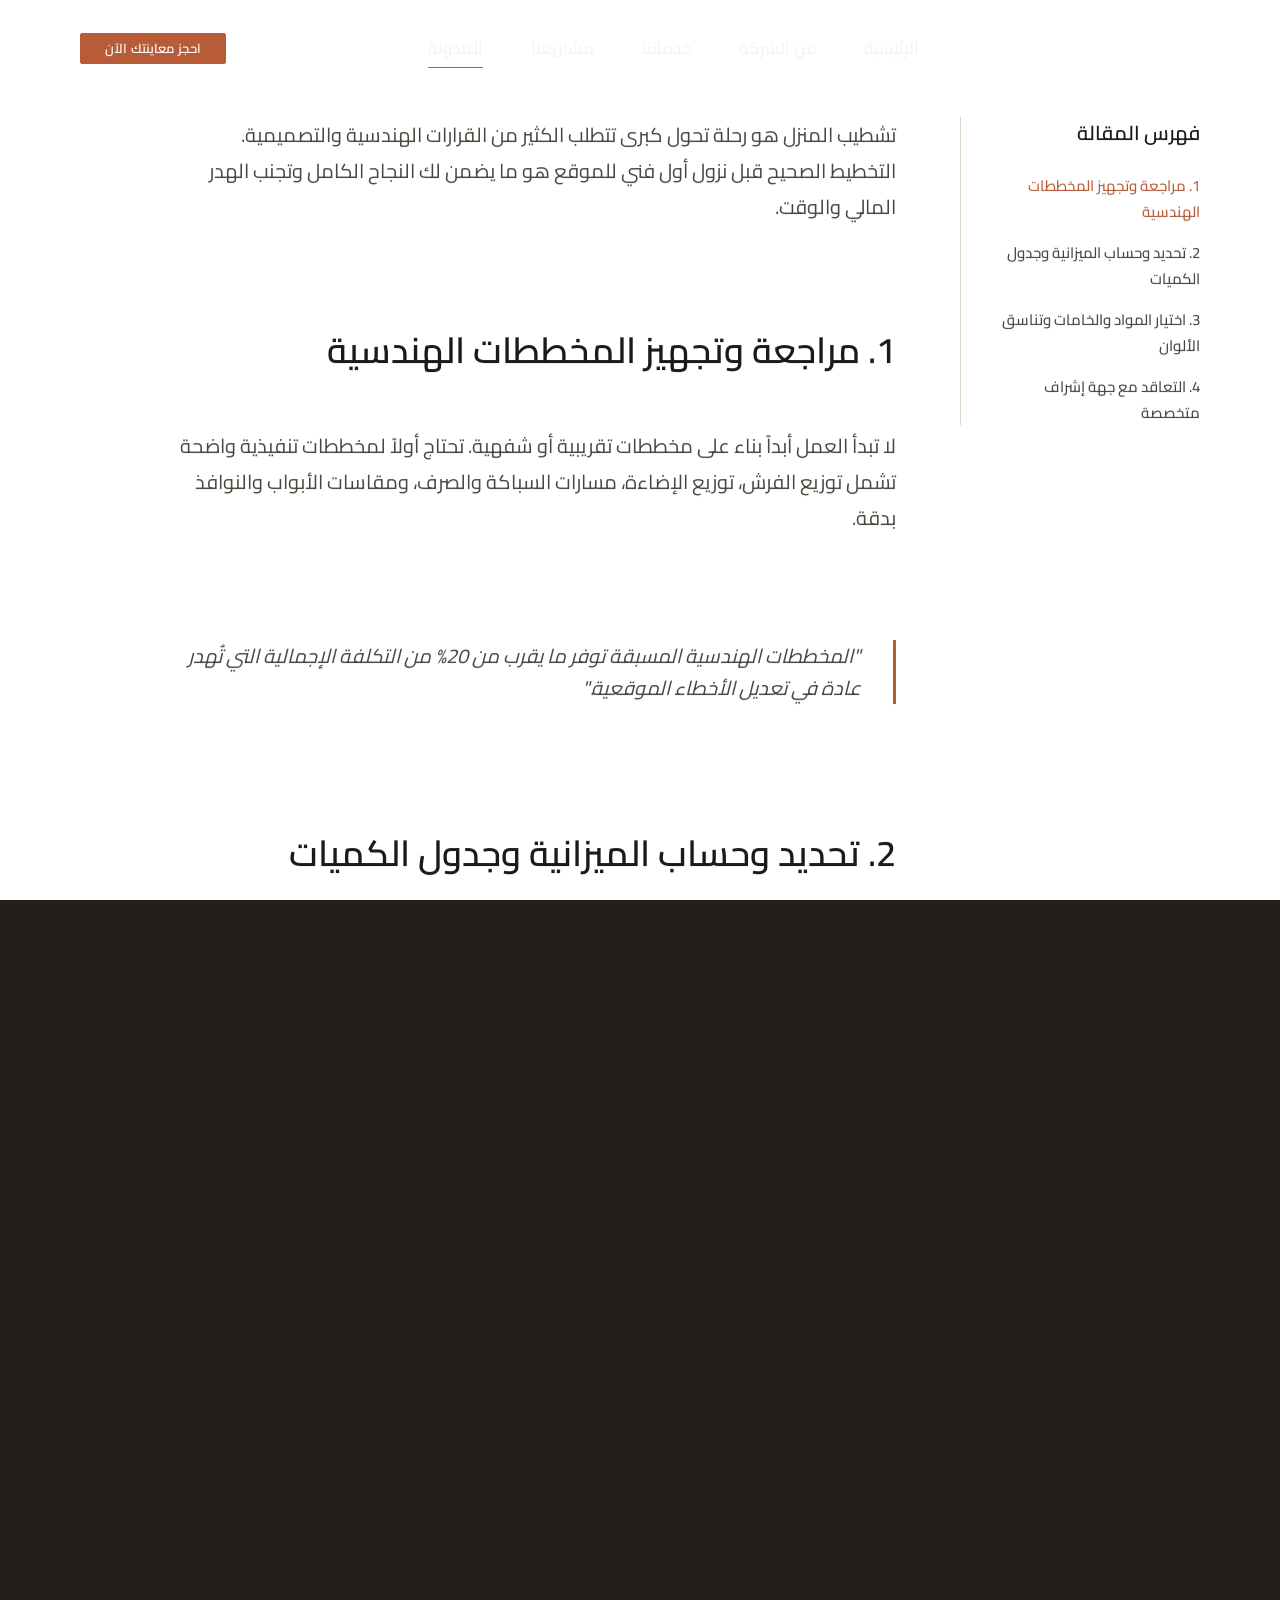
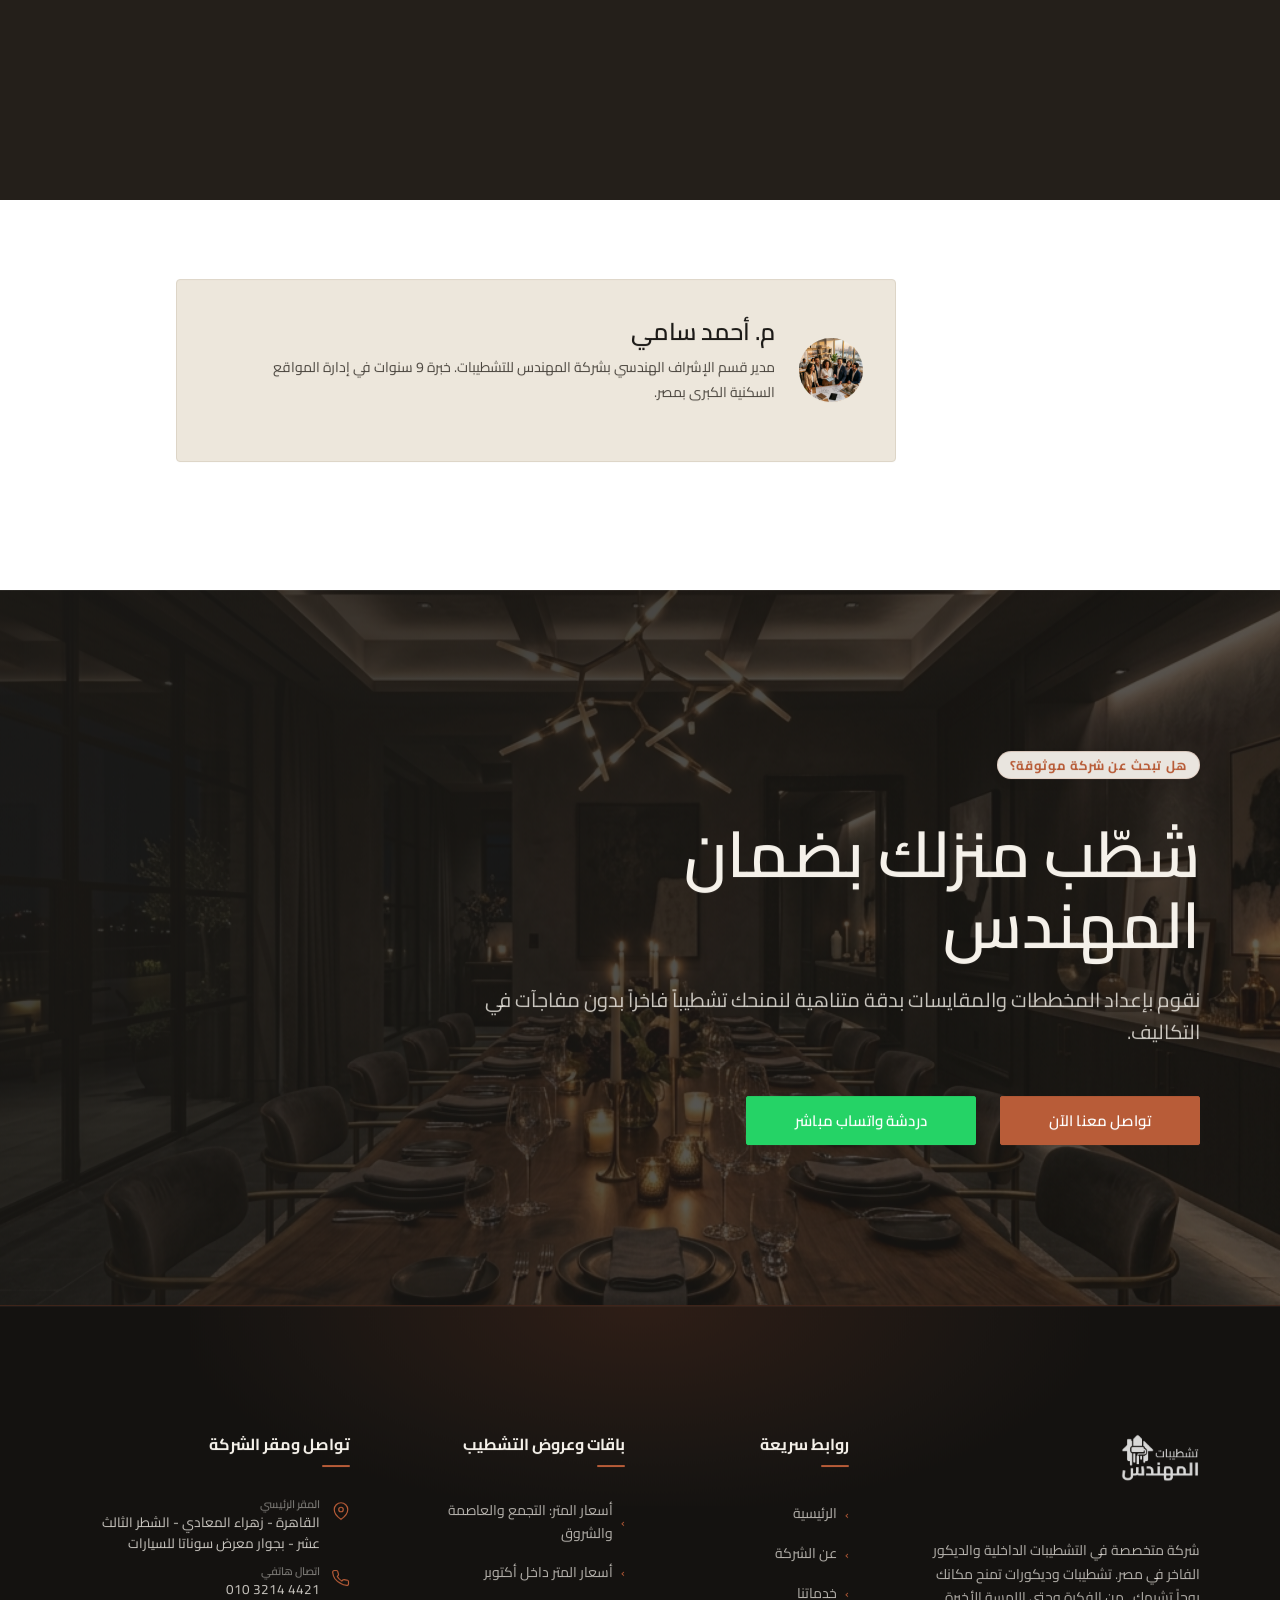
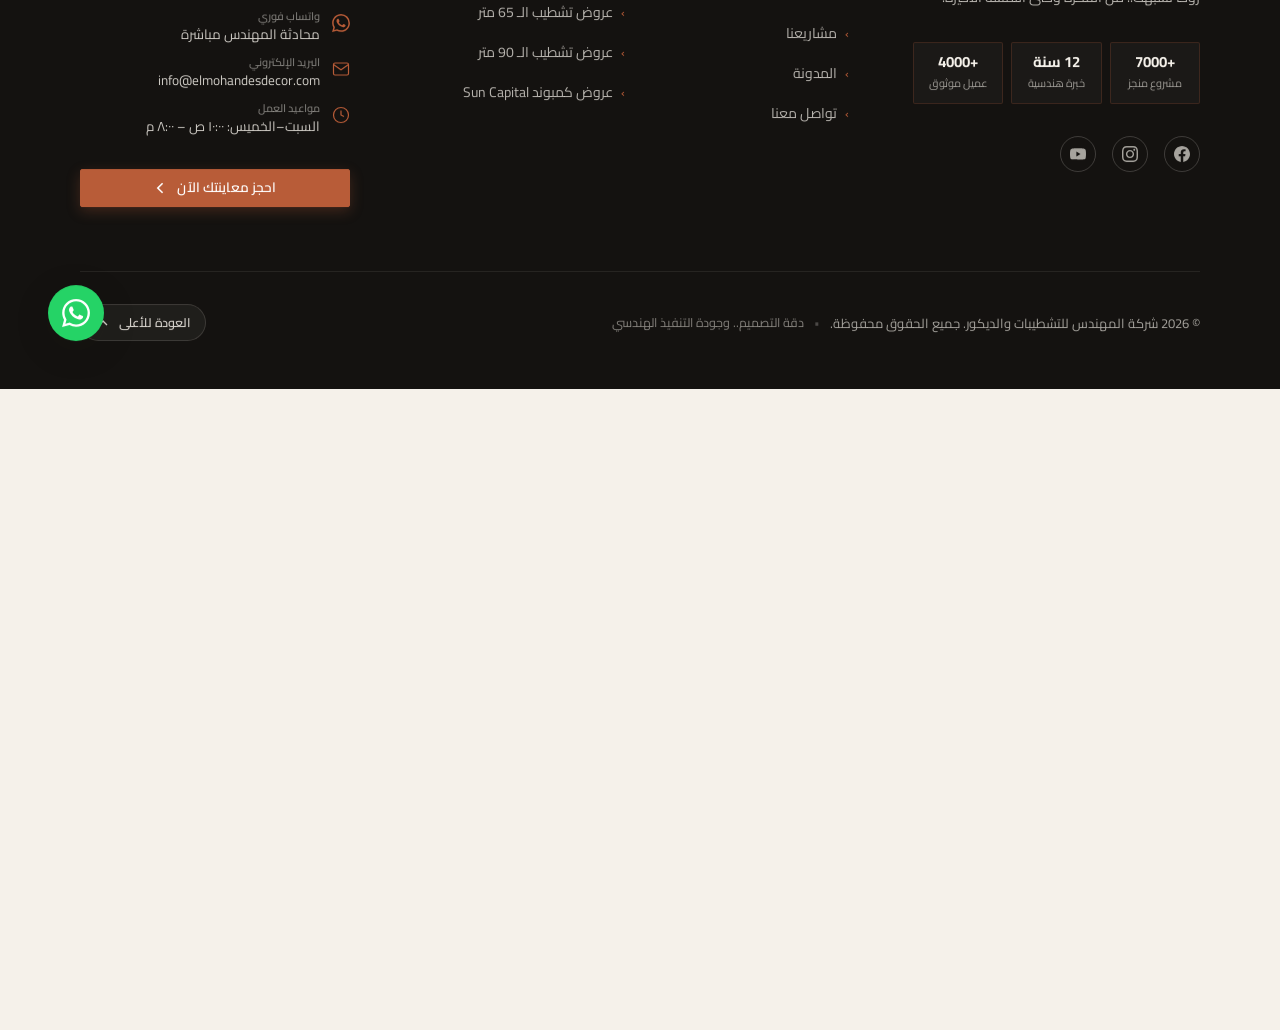
<file: blog-single.html>
<!doctype html>
<html lang="ar" dir="rtl">
  <head>
    <meta charset="UTF-8" />
    <meta name="viewport" content="width=device-width, initial-scale=1.0" />
    <title>خطوات هامة قبل بدء تشطيب فيلتك أو شقتك | مدونة المهندس</title>
    <meta
      name="description"
      content="الدليل الهندسي الشامل للتخطيط للتشطيب الناجح وحساب الميزانية وتجنب الأخطاء الشائعة في البناء."
    />

    <!-- Google Fonts -->
    <link rel="preconnect" href="https://fonts.googleapis.com" />
    <link rel="preconnect" href="https://fonts.gstatic.com" crossorigin />
    <link
      href="https://fonts.googleapis.com/css2?family=Cairo:wght@300;400;500;600;700;800&family=Noto+Serif+Arabic:wght@400;600&display=swap"
      rel="stylesheet"
    />

    <!-- CSS -->
    <link rel="stylesheet" href="css/tokens.css" />
    <link rel="stylesheet" href="css/base.css" />
    <link rel="stylesheet" href="css/typography.css" />
    <link rel="stylesheet" href="css/layout.css" />
    <link rel="stylesheet" href="css/components.css" />
    <link rel="stylesheet" href="css/animations.css" />
    <link rel="stylesheet" href="css/pages/blog-single.css" />
  </head>
  <body>
    <!-- Skip Link -->
    <a href="#main-content" class="skip-link">الانتقال للمحتوى الرئيسي</a>

    <!-- Page Transition Overlay -->
    <div class="page-transition" aria-hidden="true"></div>

    <!-- ============================================
       HEADER
       ============================================ -->
    <header class="header" role="banner">
      <div class="header__inner">
        <!-- Logo -->
        <a
          href="index.html"
          class="header__logo"
          aria-label="المهندس للتشطيبات والديكور — الصفحة الرئيسية"
        >
          <img
            src="assets/images/logo.png"
            alt="شعار المهندس للتشطيبات والديكور"
            class="header__logo-img"
          />
        </a>

        <!-- Desktop Navigation -->
        <nav aria-label="القائمة الرئيسية">
          <ul class="nav__list">
            <li><a href="index.html" class="nav__link">الرئيسية</a></li>
            <li><a href="about.html" class="nav__link">عن الشركة</a></li>
            <li><a href="services.html" class="nav__link">خدماتنا</a></li>
            <li><a href="projects.html" class="nav__link">مشاريعنا</a></li>
            <li><a href="blog.html" class="nav__link is-active">المدونة</a></li>
          </ul>
        </nav>

        <!-- CTA + Mobile Toggle -->
        <div class="header__actions">
          <a href="contact.html" class="btn btn--primary btn--sm"
            >احجز معاينتك الآن</a>
          <button
            class="nav__toggle"
            aria-label="فتح القائمة"
            aria-expanded="false"
            aria-controls="nav-drawer"
          >
            <span></span>
            <span></span>
            <span></span>
          </button>
        </div>
      </div>

      <!-- Mobile Drawer -->
      <nav id="nav-drawer" class="nav__drawer" aria-label="قائمة الجوال">
        <a href="index.html" class="nav__link">الرئيسية</a>
        <a href="about.html" class="nav__link">عن الشركة</a>
        <a href="services.html" class="nav__link">خدماتنا</a>
        <a href="projects.html" class="nav__link">مشاريعنا</a>
        <a href="blog.html" class="nav__link is-active">المدونة</a>
        <a href="contact.html" class="btn btn--primary">احجز معاينتك الآن</a>
      </nav>
    </header>

    <!-- ============================================
       MAIN CONTENT
       ============================================ -->
    <div data-scroll-container>
      <main id="main-content">
        <!-- ==========================================
         SCENE 01 — HERO
         ========================================== -->
        <section
          class="hero hero--subpage hero--blog-single"
          aria-label="صورة المقالة الرئيسية"
          data-parallax-container
        >
          <div class="hero__bg-wrapper">
            <img
              src="assets/images/blog-hero.jpg"
              alt="مخططات هندسية وأقلام رسم معماري"
              class="hero__bg"
              fetchpriority="high"
              decoding="async"
              data-parallax="0.12"
            />
            <div class="hero__overlay" aria-hidden="true"></div>
          </div>

          <div class="hero__content">
            <div class="hero__content-inner flex flex-col items-start gap-2">
              <!-- Breadcrumbs -->
              <nav aria-label="مسار التنقل" class="breadcrumb hero-seq--1">
                <span class="breadcrumb__item"
                  ><a href="index.html" class="breadcrumb__link"
                    >الرئيسية</a
                  ></span
                >
                <span class="breadcrumb__separator" aria-hidden="true">/</span>
                <span class="breadcrumb__item"
                  ><a href="blog.html" class="breadcrumb__link"
                    >المدونة</a
                  ></span
                >
                <span class="breadcrumb__separator" aria-hidden="true">/</span>
                <span class="breadcrumb__item text-muted">تفاصيل المقالة</span>
              </nav>

              <span class="hero__eyebrow hero-mask hero-seq--2">
                <span
                  class="hero-mask__inner eyebrow"
                  style="margin-block-start: var(--space-2)"
                  >تخطيط وهندسة</span
                >
              </span>
              <h1
                class="hero__headline display-l hero-mask hero-seq--3"
                style="max-width: 800px; font-size: 40px; line-height: 1.2"
              >
                <span class="hero-mask__inner"
                  >خطوات هامة قبل بدء تشطيب فيلتك أو شقتك</span
                >
              </h1>
              <div
                class="blog-meta hero-seq--4 reveal"
                style="
                  color: rgba(245, 241, 234, 0.7);
                  margin-block-start: var(--space-2);
                "
              >
                <span>بواسطة م. أحمد سامي</span>
                <span>·</span>
                <span>9 يوليو 2026</span>
                <span>·</span>
                <span>5 دقائق قراءة</span>
              </div>
            </div>
          </div>
        </section>

        <!-- ==========================================
         SCENE 02 — ARTICLE WRAPPER (Split layout)
         ========================================== -->
        <section class="section article-section" aria-label="محتوى المقالة">
          <div class="container">
            <div class="article-layout">
              <!-- Table of Contents Sidebar (Desktop only) -->
              <aside class="article-sidebar" aria-label="فهرس المحتوى">
                <div class="sticky-sidebar">
                  <h3
                    class="h4"
                    style="
                      margin-block-end: var(--space-3);
                      color: var(--color-ink);
                    "
                  >
                    فهرس المقالة
                  </h3>
                  <nav id="toc-nav">
                    <!-- JS dynamically generates TOC links here -->
                    <ul class="toc-list"></ul>
                  </nav>
                </div>
              </aside>

              <!-- Main Article Body -->
              <article class="article-body flex flex-col gap-4">
                <p class="body-l">
                  تشطيب المنزل هو رحلة تحول كبرى تتطلب الكثير من القرارات
                  الهندسية والتصميمية. التخطيط الصحيح قبل نزول أول فني للموقع هو
                  ما يضمن لك النجاح الكامل وتجنب الهدر المالي والوقت.
                </p>

                <h2 id="step-1">1. مراجعة وتجهيز المخططات الهندسية</h2>
                <p class="body">
                  لا تبدأ العمل أبداً بناء على مخططات تقريبية أو شفهية. تحتاج
                  أولاً لمخططات تنفيذية واضحة تشمل توزيع الفرش، توزيع الإضاءة،
                  مسارات السباكة والصرف، ومقاسات الأبواب والنوافذ بدقة.
                </p>

                <blockquote>
                  "المخططات الهندسية المسبقة توفر ما يقرب من 20% من التكلفة
                  الإجمالية التي تُهدر عادة في تعديل الأخطاء الموقعية."
                </blockquote>

                <h2 id="step-2">2. تحديد وحساب الميزانية وجدول الكميات</h2>
                <p class="body">
                  قبل البدء، يجب إعداد مقايسة تفصيلية (BOQ) تحدد بدقة كميات
                  الخامات المطلوبة (أمتار السيراميك، المعجون، الكابلات)
                  ومواصفاتها الفنية. هذا يحميك من استغلال المقاولين ويمنحك رؤية
                  واضحة للتكاليف.
                </p>

                <h2 id="step-3">3. اختيار المواد والخامات وتناسق الألوان</h2>
                <p class="body">
                  احرص على شراء الخامات الأساسية (خامات التأسيس مثل كابلات
                  الكهرباء ومواسير السباكة) من ماركات معتمدة ومضمونة، بينما
                  يمكنك التنسيق الجمالي في خامات التشطيب النهائي (الألوان،
                  الأرضيات، أشكال الجبس).
                </p>

                <h2 id="step-4">4. التعاقد مع جهة إشراف متخصصة</h2>
                <p class="body">
                  التواجد اليومي للمهندس المشرف في الموقع يمنع حدوث عيوب فنية قد
                  تظهر آثارها بعد سنوات (مثل رطوبة الجدران أو تسريب السباكة).
                  اختر شركة تشطيب ذات سابقة أعمال حقيقية وتاريخ موثوق.
                </p>

                <hr class="divider" style="margin-block: var(--space-4)" />

                <!-- Author Bio Profile -->
                <div class="author-bio flex items-center gap-3">
                  <div class="author-bio__avatar">
                    <img
                      src="assets/images/team.jpg"
                      alt="م. أحمد سامي"
                      loading="lazy"
                      decoding="async"
                    />
                  </div>
                  <div>
                    <cite class="author-bio__name">م. أحمد سامي</cite>
                    <p
                      class="body"
                      style="font-size: 14px; margin-block-start: 2px"
                    >
                      مدير قسم الإشراف الهندسي بشركة المهندس للتشطيبات. خبرة 9
                      سنوات في إدارة المواقع السكنية الكبرى بمصر.
                    </p>
                  </div>
                </div>
              </article>
              <!-- /article-body -->
            </div>
          </div>
        </section>

        <!-- ==========================================
         SCENE 03 — CTA
         ========================================== -->
        <section class="cta-final" aria-labelledby="cta-heading-blog">
          <div class="cta-final__bg-wrapper">
            <img
              src="assets/images/cta-bg.jpg"
              alt=""
              role="presentation"
              class="cta-final__bg"
              loading="lazy"
              decoding="async"
            />
            <div class="cta-final__overlay" aria-hidden="true"></div>
          </div>

          <div class="container cta-final__content">
            <span class="eyebrow reveal" style="color: var(--color-clay)"
              >هل تبحث عن شركة موثوقة؟</span
            >
            <h2
              id="cta-heading-blog"
              class="cta-final__heading reveal reveal--delay-1"
            >
              شطّب منزلك بضمان المهندس
            </h2>
            <p class="body-l cta-final__sub reveal reveal--delay-2">
              نقوم بإعداد المخططات والمقايسات بدقة متناهية لنمنحك تشطيباً فاخراً
              بدون مفاجآت في التكاليف.
            </p>
            <div class="cta-final__actions reveal reveal--delay-3">
              <a href="contact.html" class="btn btn--primary"
                >تواصل معنا الآن</a
              >
              <a
                href="https://wa.me/201032144421?text=مرحباً، أريد الاستفسار عن باقات التشطيب"
                class="btn btn--whatsapp"
                target="_blank"
                rel="noopener noreferrer"
              >
                دردشة واتساب مباشر
              </a>
            </div>
          </div>
        </section>
      </main>

              <!-- ============================================
       FOOTER
       ============================================ -->
    <footer class="footer" role="contentinfo">
      <!-- Top Ambient Architectural Glow -->
      <div class="footer__ambient-glow" aria-hidden="true"></div>

      <div class="container">
        <div class="footer__grid">
          <!-- Column 1: Brand + Trust Metrics -->
          <div class="footer__col footer__col--brand">
            <a href="index.html" class="footer__logo" aria-label="المهندس للتشطيبات والديكور">
              <img
                src="assets/images/logo.png"
                alt="المهندس للتشطيبات والديكور"
                class="footer__logo-img"
                width="150"
                height="52"
              />
            </a>
            <p class="footer__desc">
              شركة متخصصة في التشطيبات الداخلية والديكور الفاخر في مصر. تشطيبات وديكورات تمنح مكانك روحاً تشبهك.. من الفكرة وحتى اللمسة الأخيرة.
            </p>

            <!-- Architectural Trust Metric Cards -->
            <div class="footer__trust-grid" aria-label="أرقام وإنجازات هندسية">
              <div class="footer__trust-card">
                <span class="footer__trust-val">+7000</span>
                <span class="footer__trust-lbl">مشروع منجز</span>
              </div>
              <div class="footer__trust-card">
                <span class="footer__trust-val">12 سنة</span>
                <span class="footer__trust-lbl">خبرة هندسية</span>
              </div>
              <div class="footer__trust-card">
                <span class="footer__trust-val">+4000</span>
                <span class="footer__trust-lbl">عميل موثوق</span>
              </div>
            </div>

            <div class="footer__social" aria-label="تابعنا على شبكات التواصل">
              <a
                href="https://www.facebook.com/Elmohandes.Decor"
                class="footer__social-link"
                aria-label="فيسبوك"
                target="_blank"
                rel="noopener noreferrer"
              >
                <svg viewBox="0 0 24 24" width="18" height="18" fill="currentColor">
                  <path
                    d="M24 12.073c0-6.627-5.373-12-12-12s-12 5.373-12 12c0 5.99 4.388 10.954 10.125 11.854v-8.385H7.078v-3.47h3.047V9.43c0-3.007 1.792-4.669 4.533-4.669 1.312 0 2.686.235 2.686.235v2.953H15.83c-1.491 0-1.956.925-1.956 1.874v2.25h3.328l-.532 3.47h-2.796v8.385C19.612 23.027 24 18.062 24 12.073z"
                  />
                </svg>
              </a>
              <a
                href="https://www.instagram.com/elmohandes.decor"
                class="footer__social-link"
                aria-label="إنستاغرام"
                target="_blank"
                rel="noopener noreferrer"
              >
                <svg viewBox="0 0 24 24" width="18" height="18" fill="currentColor">
                  <path
                    d="M12 2.163c3.204 0 3.584.012 4.85.07 3.252.148 4.771 1.691 4.919 4.919.058 1.265.069 1.645.069 4.849 0 3.205-.012 3.584-.069 4.849-.149 3.225-1.664 4.771-4.919 4.919-1.266.058-1.644.07-4.85.07-3.204 0-3.584-.012-4.849-.07-3.26-.149-4.771-1.699-4.919-4.92-.058-1.265-.07-1.644-.07-4.849 0-3.204.013-3.583.07-4.849.149-3.227 1.664-4.771 4.919-4.919 1.266-.057 1.645-.069 4.849-.069zm0-2.163c-3.259 0-3.667.014-4.947.072-4.358.2-6.78 2.618-6.98 6.98-.059 1.281-.073 1.689-.073 4.948 0 3.259.014 3.668.072 4.948.2 4.358 2.618 6.78 6.98 6.98 1.281.058 1.689.072 4.948.072 3.259 0 3.668-.014 4.948-.072 4.354-.2 6.782-2.618 6.979-6.98.059-1.28.073-1.689.073-4.948 0-3.259-.014-3.667-.072-4.947-.196-4.354-2.617-6.78-6.979-6.98-1.281-.059-1.69-.073-4.949-.073zm0 5.838c-3.403 0-6.162 2.759-6.162 6.162s2.759 6.163 6.162 6.163 6.162-2.759 6.162-6.163c0-3.403-2.759-6.162-6.162-6.162zm0 10.162c-2.209 0-4-1.79-4-4 0-2.209 1.791-4 4-4s4 1.791 4 4c0 2.21-1.791 4-4 4zm6.406-11.845c-.796 0-1.441.645-1.441 1.44s.645 1.44 1.441 1.44c.795 0 1.439-.645 1.439-1.44s-.644-1.44-1.439-1.44z"
                  />
                </svg>
              </a>
              <a
                href="https://www.youtube.com/@elmohandesdecor"
                class="footer__social-link"
                aria-label="يوتيوب"
                target="_blank"
                rel="noopener noreferrer"
              >
                <svg viewBox="0 0 24 24" width="18" height="18" fill="currentColor">
                  <path
                    d="M23.498 6.163a3.003 3.003 0 00-2.11-2.11C19.517 3.545 12 3.545 12 3.545s-7.517 0-9.388.508a3.003 3.003 0 00-2.11 2.11C0 8.033 0 12 0 12s0 3.967.502 5.837a3.003 3.003 0 002.11 2.11c1.871.508 9.388.508 9.388.508s7.517 0 9.388-.508a3.003 3.003 0 002.11-2.11C24 15.967 24 12 24 12s0-3.967-.502-5.837zM9.545 15.568V8.432L15.818 12l-6.273 3.568z"
                  />
                </svg>
              </a>
            </div>
          </div>

          <!-- Column 2: Quick Links -->
          <div class="footer__col">
            <h3 class="footer__heading">روابط سريعة</h3>
            <ul class="footer__links">
              <li><a href="index.html" class="footer__link"><span class="footer__link-bullet">›</span> الرئيسية</a></li>
              <li><a href="about.html" class="footer__link"><span class="footer__link-bullet">›</span> عن الشركة</a></li>
              <li><a href="services.html" class="footer__link"><span class="footer__link-bullet">›</span> خدماتنا</a></li>
              <li><a href="projects.html" class="footer__link"><span class="footer__link-bullet">›</span> مشاريعنا</a></li>
              <li><a href="blog.html" class="footer__link"><span class="footer__link-bullet">›</span> المدونة</a></li>
              <li><a href="contact.html" class="footer__link"><span class="footer__link-bullet">›</span> تواصل معنا</a></li>
            </ul>
          </div>

          <!-- Column 3: Finishing Packages & Offers -->
          <div class="footer__col">
            <h3 class="footer__heading">باقات وعروض التشطيب</h3>
            <ul class="footer__links">
              <li><a href="lux.html" class="footer__link"><span class="footer__link-bullet">›</span> أسعار المتر: التجمع والعاصمة والشروق</a></li>
              <li><a href="incorporation.html" class="footer__link"><span class="footer__link-bullet">›</span> أسعار المتر داخل أكتوبر</a></li>
              <li><a href="super-lux.html" class="footer__link"><span class="footer__link-bullet">›</span> عروض تشطيب الـ 65 متر</a></li>
              <li><a href="ultra-super-lux.html" class="footer__link"><span class="footer__link-bullet">›</span> عروض تشطيب الـ 90 متر</a></li>
              <li><a href="sun-capital.html" class="footer__link"><span class="footer__link-bullet">›</span> عروض كمبوند Sun Capital</a></li>
            </ul>
          </div>

          <!-- Column 4: Contact & Headquarters -->
          <div class="footer__col footer__col--contact">
            <h3 class="footer__heading">تواصل ومقر الشركة</h3>
            <div class="footer__contact-list">
              <div class="footer__contact-item footer__contact-item--address">
                <svg class="footer__contact-icon" viewBox="0 0 24 24" fill="none" stroke="currentColor" stroke-width="1.6" aria-hidden="true">
                  <path d="M21 10c0 7-9 13-9 13s-9-6-9-13a9 9 0 0118 0z"></path>
                  <circle cx="12" cy="10" r="3"></circle>
                </svg>
                <div class="footer__contact-text">
                  <span class="footer__contact-label">المقر الرئيسي</span>
                  <span>القاهرة - زهراء المعادي - الشطر الثالث عشر - بجوار معرض سوناتا للسيارات</span>
                </div>
              </div>

              <a href="tel:01032144421" class="footer__contact-item">
                <svg class="footer__contact-icon" viewBox="0 0 24 24" fill="none" stroke="currentColor" stroke-width="1.6" aria-hidden="true">
                  <path d="M22 16.92v3a2 2 0 01-2.18 2 19.79 19.79 0 01-8.63-3.07A19.5 19.5 0 013.95 13a19.79 19.79 0 01-3.07-8.67A2 2 0 012.85 2h3a2 2 0 012 1.72c.127.96.361 1.903.7 2.81a2 2 0 01-.45 2.11L7.09 9.91a16 16 0 006 6l1.27-1.27a2 2 0 012.11-.45c.907.339 1.85.573 2.81.7A2 2 0 0122 16.92z"/>
                </svg>
                <div class="footer__contact-text">
                  <span class="footer__contact-label">اتصال هاتفي</span>
                  <span dir="ltr">010 3214 4421</span>
                </div>
              </a>

              <a href="https://wa.me/201032144421?text=مرحباً، أريد الاستفسار عن باقات التشطيب وحجز معاينة" class="footer__contact-item" target="_blank" rel="noopener noreferrer">
                <svg class="footer__contact-icon" viewBox="0 0 24 24" fill="currentColor" aria-hidden="true">
                  <path d="M17.472 14.382c-.297-.149-1.758-.867-2.03-.967-.273-.099-.471-.148-.67.15-.197.297-.767.966-.94 1.164-.173.199-.347.223-.644.075-.297-.15-1.255-.463-2.39-1.475-.883-.788-1.48-1.761-1.653-2.059-.173-.297-.018-.458.13-.606.134-.133.298-.347.446-.52.149-.174.198-.298.298-.497.099-.198.05-.371-.025-.52-.075-.149-.669-1.612-.916-2.207-.242-.579-.487-.5-.669-.51-.173-.008-.371-.01-.57-.01-.198 0-.52.074-.792.372-.272.297-1.04 1.016-1.04 2.479 0 1.462 1.065 2.875 1.213 3.074.149.198 2.096 3.2 5.077 4.487.709.306 1.262.489 1.694.625.712.227 1.36.195 1.871.118.571-.085 1.758-.719 2.006-1.413.248-.694.248-1.289.173-1.413-.074-.124-.272-.198-.57-.347m-5.421 7.403h-.004a9.87 9.87 0 01-5.031-1.378l-.361-.214-3.741.982.998-3.648-.235-.374a9.86 9.86 0 01-1.51-5.26c.001-5.45 4.436-9.884 9.888-9.884 2.64 0 5.122 1.03 6.988 2.898a9.825 9.825 0 012.893 6.994c-.003 5.45-4.437 9.884-9.885 9.884m8.413-18.297A11.815 11.815 0 0012.05 0C5.495 0 .16 5.335.157 11.892c0 2.096.547 4.142 1.588 5.945L.057 24l6.305-1.654a11.882 11.882 0 005.683 1.448h.005c6.554 0 11.89-5.335 11.893-11.893a11.821 11.821 0 00-3.48-8.413z"/>
                </svg>
                <div class="footer__contact-text">
                  <span class="footer__contact-label">واتساب فوري</span>
                  <span>محادثة المهندس مباشرة</span>
                </div>
              </a>

              <a href="mailto:info@elmohandesdecor.com" class="footer__contact-item">
                <svg class="footer__contact-icon" viewBox="0 0 24 24" fill="none" stroke="currentColor" stroke-width="1.6" aria-hidden="true">
                  <path d="M4 4h16c1.1 0 2 .9 2 2v12c0 1.1-.9 2-2 2H4c-1.1 0-2-.9-2-2V6c0-1.1.9-2 2-2z"/>
                  <polyline points="22,6 12,13 2,6"/>
                </svg>
                <div class="footer__contact-text">
                  <span class="footer__contact-label">البريد الإلكتروني</span>
                  <span>info@elmohandesdecor.com</span>
                </div>
              </a>

              <div class="footer__contact-item footer__contact-item--static">
                <svg class="footer__contact-icon" viewBox="0 0 24 24" fill="none" stroke="currentColor" stroke-width="1.6" aria-hidden="true">
                  <circle cx="12" cy="12" r="10"/>
                  <polyline points="12 6 12 12 16 14"/>
                </svg>
                <div class="footer__contact-text">
                  <span class="footer__contact-label">مواعيد العمل</span>
                  <span>السبت–الخميس: ١٠:٠٠ ص – ٨:٠٠ م</span>
                </div>
              </div>
            </div>

            <div class="footer__cta-box">
              <a href="contact.html" class="btn btn--primary footer__cta-btn">
                <span>احجز معاينتك الآن</span>
                <svg viewBox="0 0 20 20" width="16" height="16" fill="none" stroke="currentColor" stroke-width="2" aria-hidden="true">
                  <path d="M12 4l-6 6 6 6" />
                </svg>
              </a>
            </div>
          </div>
        </div>
        <!-- /footer__grid -->

        <!-- Bottom Bar -->
        <div class="footer__bottom">
          <div class="footer__bottom-info">
            <p class="footer__copyright">
              &copy; <span id="current-year">2026</span> شركة المهندس للتشطيبات والديكور. جميع الحقوق محفوظة.
            </p>
            <span class="footer__bottom-divider">•</span>
            <span class="footer__bottom-tagline">دقة التصميم.. وجودة التنفيذ الهندسي</span>
          </div>

          <button type="button" class="footer__back-to-top" onclick="window.scrollTo({top:0,behavior:'smooth'});" aria-label="العودة لأعلى الصفحة">
            <span>العودة للأعلى</span>
            <svg viewBox="0 0 24 24" width="16" height="16" fill="none" stroke="currentColor" stroke-width="2" aria-hidden="true">
              <polyline points="18 15 12 9 6 15"></polyline>
            </svg>
          </button>
        </div>
      </div>
    </footer>
    <!-- /footer -->

    <!-- Floating WhatsApp -->
    <a
      href="https://wa.me/201032144421?text=مرحباً، أريد الاستفسار عن باقات التشطيب وحجز معاينة"
      class="whatsapp-float"
      target="_blank"
      rel="noopener noreferrer"
      aria-label="تواصل معنا على واتساب"
    >
      <svg viewBox="0 0 24 24" aria-hidden="true">
        <path
          d="M17.472 14.382c-.297-.149-1.758-.867-2.03-.967-.273-.099-.471-.148-.67.15-.197.297-.767.966-.94 1.164-.173.199-.347.223-.644.075-.297-.15-1.255-.463-2.39-1.475-.883-.788-1.48-1.761-1.653-2.059-.173-.297-.018-.458.13-.606.134-.133.298-.347.446-.52.149-.174.198-.298.298-.497.099-.198.05-.371-.025-.52-.075-.149-.669-1.612-.916-2.207-.242-.579-.487-.5-.669-.51-.173-.008-.371-.01-.57-.01-.198 0-.52.074-.792.372-.272.297-1.04 1.016-1.04 2.479 0 1.462 1.065 2.875 1.213 3.074.149.198 2.096 3.2 5.077 4.487.709.306 1.262.489 1.694.625.712.227 1.36.195 1.871.118.571-.085 1.758-.719 2.006-1.413.248-.694.248-1.289.173-1.413-.074-.124-.272-.198-.57-.347m-5.421 7.403h-.004a9.87 9.87 0 01-5.031-1.378l-.361-.214-3.741.982.998-3.648-.235-.374a9.86 9.86 0 01-1.51-5.26c.001-5.45 4.436-9.884 9.888-9.884 2.64 0 5.122 1.03 6.988 2.898a9.825 9.825 0 012.893 6.994c-.003 5.45-4.437 9.884-9.885 9.884m8.413-18.297A11.815 11.815 0 0012.05 0C5.495 0 .16 5.335.157 11.892c0 2.096.547 4.142 1.588 5.945L.057 24l6.305-1.654a11.882 11.882 0 005.683 1.448h.005c6.554 0 11.89-5.335 11.893-11.893a11.821 11.821 0 00-3.48-8.413z"
        />
      </svg>
    </a>

    <!-- Scripts -->
    <script src="js/main-v2.js" defer></script>
    <script src="js/animations.js" defer></script>
    <script src="js/toc.js" defer></script>
  </body>
</html>
</file>
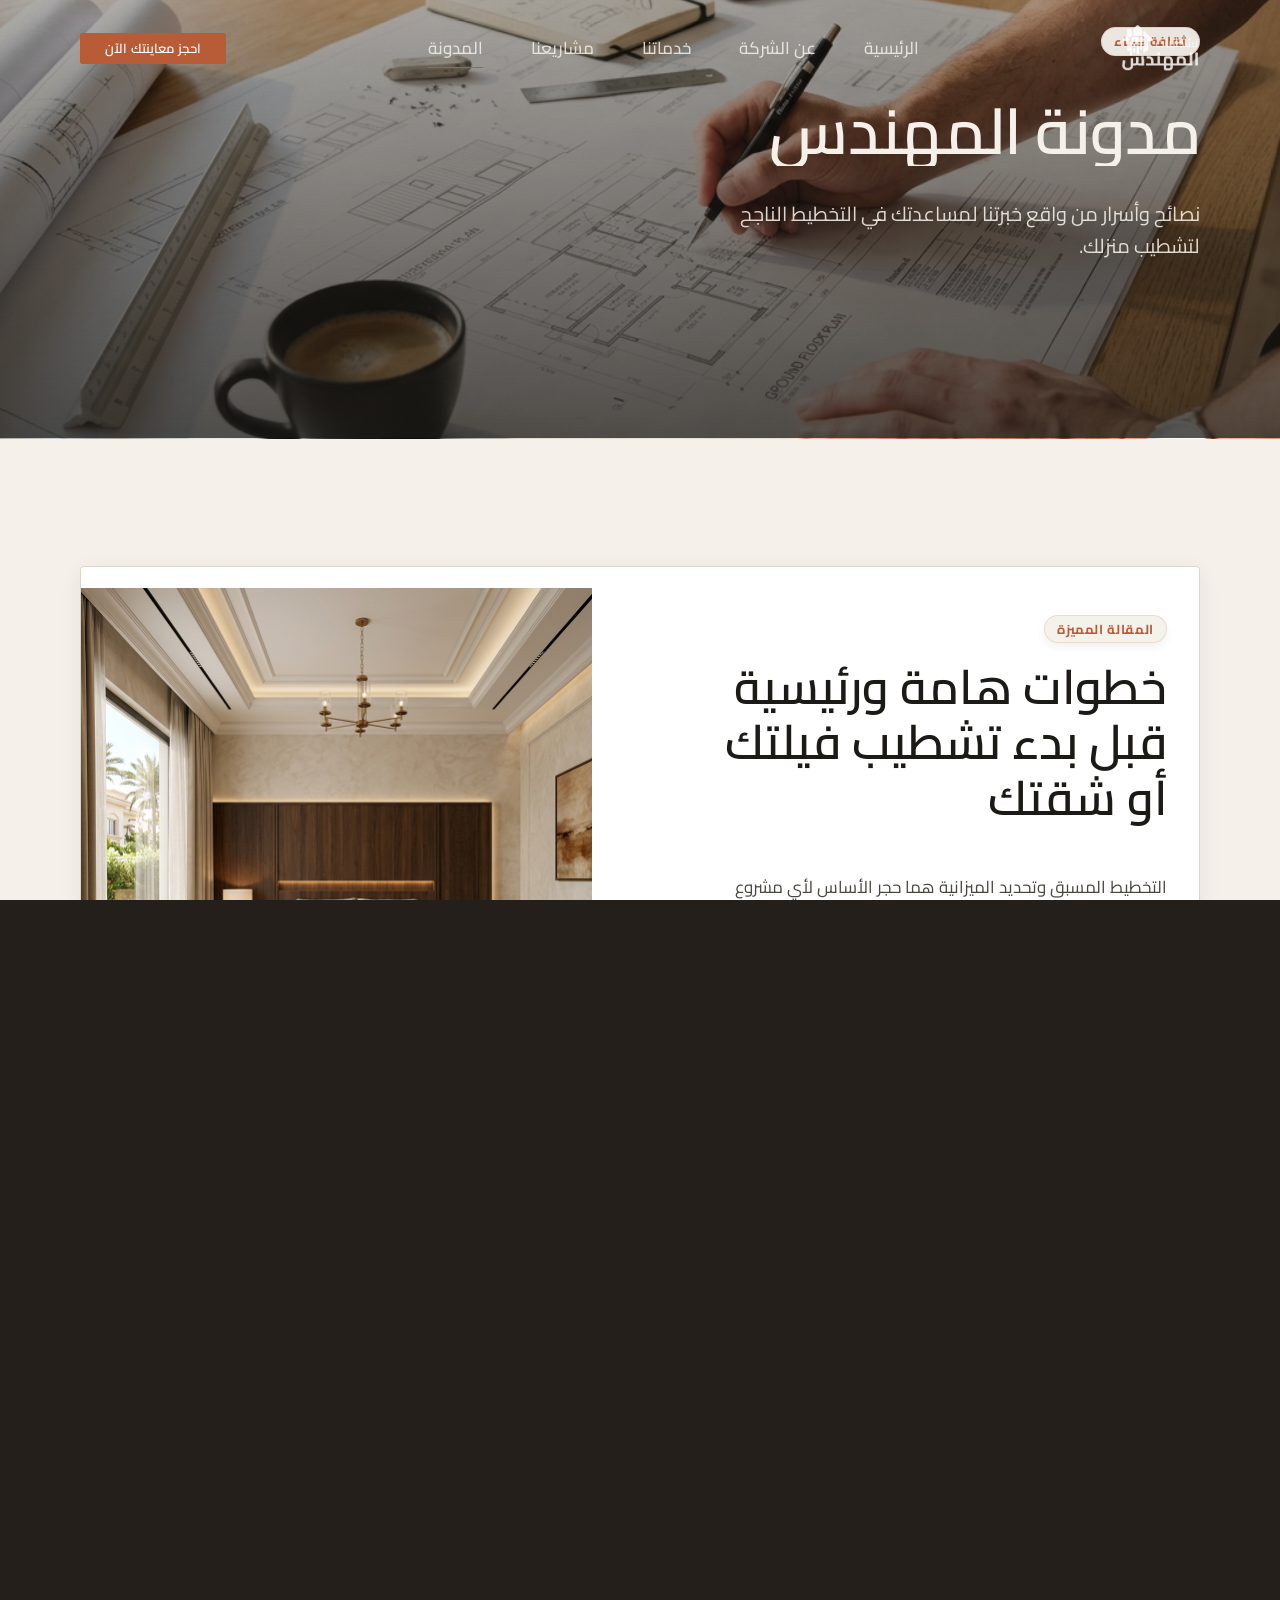
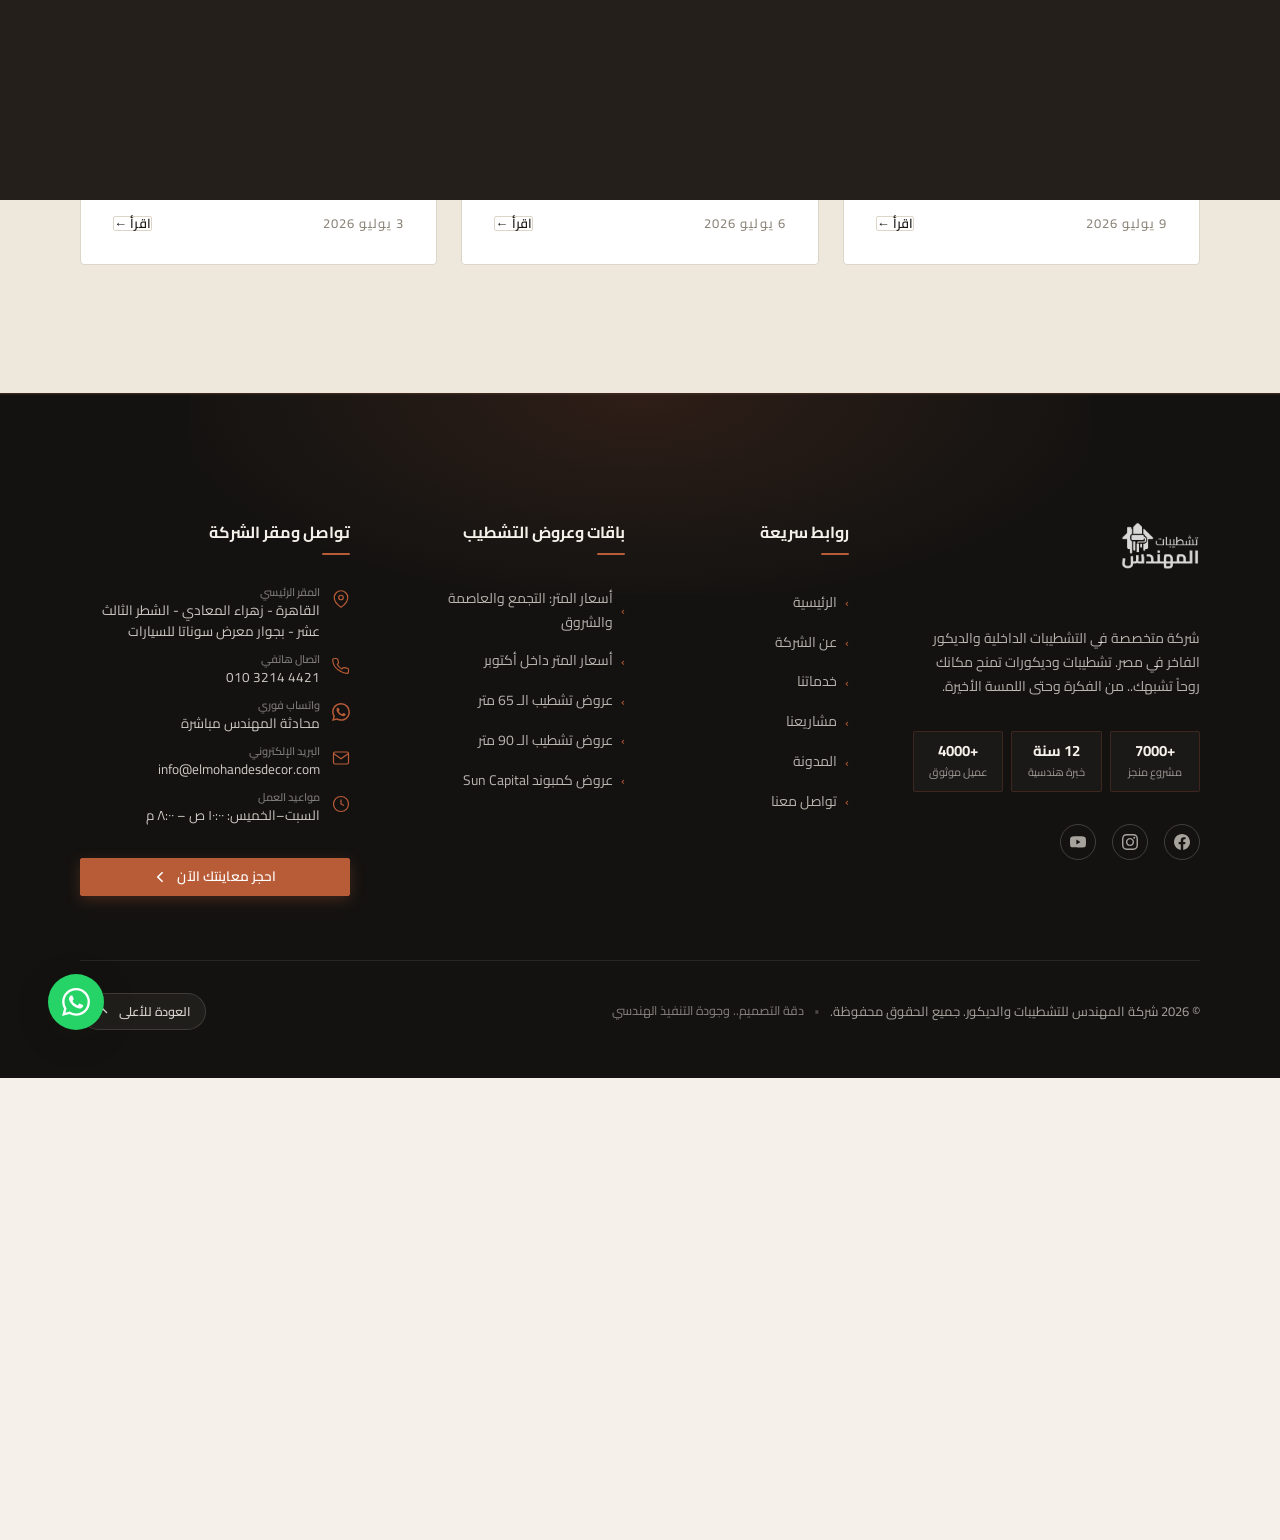
<file: blog.html>
<!doctype html>
<html lang="ar" dir="rtl">
  <head>
    <meta charset="UTF-8" />
    <meta name="viewport" content="width=device-width, initial-scale=1.0" />
    <title>مدونة التشطيبات والديكور — نصائح وأفكار | المهندس</title>
    <meta
      name="description"
      content="نصائح ومقالات في التشطيبات الداخلية، الديكور، اختيار المواد وترندات التصميم من خبراء المهندس للتشطيبات."
    />

    <!-- Google Fonts -->
    <link rel="preconnect" href="https://fonts.googleapis.com" />
    <link rel="preconnect" href="https://fonts.gstatic.com" crossorigin />
    <link
      href="https://fonts.googleapis.com/css2?family=Cairo:wght@300;400;500;600;700;800&family=Noto+Serif+Arabic:wght@400;600&display=swap"
      rel="stylesheet"
    />

    <!-- CSS -->
    <link rel="stylesheet" href="css/tokens.css" />
    <link rel="stylesheet" href="css/base.css" />
    <link rel="stylesheet" href="css/typography.css" />
    <link rel="stylesheet" href="css/layout.css" />
    <link rel="stylesheet" href="css/components.css" />
    <link rel="stylesheet" href="css/animations.css" />
    <link rel="stylesheet" href="css/pages/blog.css" />
  </head>
  <body>
    <!-- Skip Link -->
    <a href="#main-content" class="skip-link">الانتقال للمحتوى الرئيسي</a>

    <!-- Page Transition Overlay -->
    <div class="page-transition" aria-hidden="true"></div>

    <!-- ============================================
       HEADER
       ============================================ -->
    <header class="header" role="banner">
      <div class="header__inner">
        <!-- Logo -->
        <a
          href="index.html"
          class="header__logo"
          aria-label="المهندس للتشطيبات والديكور — الصفحة الرئيسية"
        >
          <img
            src="assets/images/logo.png"
            alt="شعار المهندس للتشطيبات والديكور"
            class="header__logo-img"
          />
        </a>

        <!-- Desktop Navigation -->
        <nav aria-label="القائمة الرئيسية">
          <ul class="nav__list">
            <li><a href="index.html" class="nav__link">الرئيسية</a></li>
            <li><a href="about.html" class="nav__link">عن الشركة</a></li>
            <li><a href="services.html" class="nav__link">خدماتنا</a></li>
            <li><a href="projects.html" class="nav__link">مشاريعنا</a></li>
            <li><a href="blog.html" class="nav__link is-active">المدونة</a></li>
          </ul>
        </nav>

        <!-- CTA + Mobile Toggle -->
        <div class="header__actions">
          <a href="contact.html" class="btn btn--primary btn--sm"
            >احجز معاينتك الآن</a>
          <button
            class="nav__toggle"
            aria-label="فتح القائمة"
            aria-expanded="false"
            aria-controls="nav-drawer"
          >
            <span></span>
            <span></span>
            <span></span>
          </button>
        </div>
      </div>

      <!-- Mobile Drawer -->
      <nav id="nav-drawer" class="nav__drawer" aria-label="قائمة الجوال">
        <a href="index.html" class="nav__link">الرئيسية</a>
        <a href="about.html" class="nav__link">عن الشركة</a>
        <a href="services.html" class="nav__link">خدماتنا</a>
        <a href="projects.html" class="nav__link">مشاريعنا</a>
        <a href="blog.html" class="nav__link is-active">المدونة</a>
        <a href="contact.html" class="btn btn--primary">احجز معاينتك الآن</a>
      </nav>
    </header>

    <!-- ============================================
       MAIN CONTENT
       ============================================ -->
    <div data-scroll-container>
      <main id="main-content">
        <!-- ==========================================
         SCENE 01 — HERO
         ========================================== -->
        <section
          class="hero hero--subpage"
          aria-label="مشهد الافتتاح"
          data-parallax-container
        >
          <div class="hero__bg-wrapper">
            <img
              src="assets/images/blog-hero.jpg"
              alt=""
              role="presentation"
              class="hero__bg"
              fetchpriority="high"
              decoding="async"
              data-parallax="0.12"
            />
            <div class="hero__overlay" aria-hidden="true"></div>
          </div>

          <div class="hero__content">
            <div class="hero__content-inner">
              <span class="hero__eyebrow hero-mask hero-seq--1">
                <span class="hero-mask__inner eyebrow">ثقافة البناء</span>
              </span>
              <h1 class="hero__headline display-l hero-mask hero-seq--2">
                <span class="hero-mask__inner">مدونة المهندس</span>
              </h1>
              <p class="hero__sub body-l hero-seq--4 reveal--fade reveal">
                نصائح وأسرار من واقع خبرتنا لمساعدتك في التخطيط الناجح لتشطيب
                منزلك.
              </p>
            </div>
          </div>
        </section>

        <!-- ==========================================
         SCENE 02 — FEATURED POST
         ========================================== -->
        <section
          class="section blog-featured"
          aria-labelledby="featured-post-title"
        >
          <div class="container">
            <div class="blog-featured__card reveal">
              <div class="split split--image-left items-stretch">
                <!-- Text -->
                <div
                  class="split__text blog-featured__text flex flex-col justify-center"
                >
                  <span
                    class="blog-badge eyebrow"
                    style="margin-block-end: var(--space-2)"
                    >المقالة المميزة</span
                  >
                  <h2 id="featured-post-title" class="h2">
                    <a href="blog-single.html"
                      >خطوات هامة ورئيسية قبل بدء تشطيب فيلتك أو شقتك</a
                    >
                  </h2>
                  <p
                    class="body"
                    style="margin-block: var(--space-3) var(--space-4)"
                  >
                    التخطيط المسبق وتحديد الميزانية هما حجر الأساس لأي مشروع
                    تشطيب ناجح. نستعرض في هذه المقالة الدليل الشامل من البداية
                    لتتجنب أخطاء التشطيب الشائعة.
                  </p>
                  <div class="blog-meta flex items-center gap-3">
                    <span class="caption">بواسطة م. أحمد سامي</span>
                    <span class="caption">·</span>
                    <span class="caption">9 يوليو 2026</span>
                  </div>
                  <div style="margin-block-start: var(--space-4)">
                    <a
                      href="blog-single.html"
                      class="btn btn--secondary btn--sm"
                      >اقرأ المقالة كاملة</a
                    >
                  </div>
                </div>

                <!-- Image -->
                <div class="split__image blog-featured__image-wrapper">
                  <img
                    src="assets/images/project-1.jpg"
                    alt="غرفة نوم فيلا حديثة كنموذج تخطيط تشطيب"
                    loading="lazy"
                  />
                </div>
              </div>
            </div>
          </div>
        </section>

        <!-- ==========================================
         SCENE 03 — ARTICLE LIST GRID
         ========================================== -->
        <section
          class="section bg-ivory-dark blog-grid-section"
          aria-label="جميع المقالات"
        >
          <div class="container">
            <div class="grid grid-3 stagger-parent">
              <!-- Post 1 -->
              <article class="blog-card reveal">
                <a href="blog-single.html" class="blog-card__image-wrapper">
                  <img
                    src="assets/images/about-teaser.jpg"
                    alt="تفاصيل الرخام والخشب"
                    loading="lazy"
                  />
                </a>
                <div class="blog-card__content">
                  <span class="blog-card__category eyebrow">مواد وتجهيزات</span>
                  <h3 class="blog-card__title">
                    <a href="blog-single.html"
                      >كيف تختار رخام الأرضيات الأنسب لمساحتك؟</a
                    >
                  </h3>
                  <p class="body">
                    مقارنة شاملة بين أنواع الرخام الطبيعي والصناعي وتطبيق
                    توزيعاتها المناسبة.
                  </p>
                  <div
                    class="blog-card__footer flex items-center justify-between"
                    style="margin-block-start: var(--space-3)"
                  >
                    <span class="caption">9 يوليو 2026</span>
                    <a
                      href="blog-single.html"
                      class="btn btn--ghost-dark btn--sm"
                      style="padding: 0"
                      >اقرأ ←</a
                    >
                  </div>
                </div>
              </article>

              <!-- Post 2 -->
              <article class="blog-card reveal reveal--delay-1">
                <a href="blog-single.html" class="blog-card__image-wrapper">
                  <img
                    src="assets/images/project-3.jpg"
                    alt="سقف جبسي مضيء"
                    loading="lazy"
                  />
                </a>
                <div class="blog-card__content">
                  <span class="blog-card__category eyebrow">جبس وأسقف</span>
                  <h3 class="blog-card__title">
                    <a href="blog-single.html"
                      >أسرار توزيع الإضاءة المخفية في الأسقف الجبسية</a
                    >
                  </h3>
                  <p class="body">
                    كيف تخلق إضاءة معمارية غنية ودافئة دون ظهور اللمبات بشكل
                    مباشر ومزعج.
                  </p>
                  <div
                    class="blog-card__footer flex items-center justify-between"
                    style="margin-block-start: var(--space-3)"
                  >
                    <span class="caption">6 يوليو 2026</span>
                    <a
                      href="blog-single.html"
                      class="btn btn--ghost-dark btn--sm"
                      style="padding: 0"
                      >اقرأ ←</a
                    >
                  </div>
                </div>
              </article>

              <!-- Post 3 -->
              <article class="blog-card reveal reveal--delay-2">
                <a href="blog-single.html" class="blog-card__image-wrapper">
                  <img
                    src="assets/images/cta-bg.jpg"
                    alt="غرفة طعام هادئة"
                    loading="lazy"
                  />
                </a>
                <div class="blog-card__content">
                  <span class="blog-card__category eyebrow">ديكور وألوان</span>
                  <h3 class="blog-card__title">
                    <a href="blog-single.html"
                      >أحدث صيحات دهانات الجدران والألوان المحايدة الدافئة</a
                    >
                  </h3>
                  <p class="body">
                    لماذا أصبحت الألوان العاجية والرمادية الماتية هي الخيار
                    الأول للمصممين هذا العام.
                  </p>
                  <div
                    class="blog-card__footer flex items-center justify-between"
                    style="margin-block-start: var(--space-3)"
                  >
                    <span class="caption">3 يوليو 2026</span>
                    <a
                      href="blog-single.html"
                      class="btn btn--ghost-dark btn--sm"
                      style="padding: 0"
                      >اقرأ ←</a
                    >
                  </div>
                </div>
              </article>
            </div>
          </div>
        </section>
      </main>

              <!-- ============================================
       FOOTER
       ============================================ -->
    <footer class="footer" role="contentinfo">
      <!-- Top Ambient Architectural Glow -->
      <div class="footer__ambient-glow" aria-hidden="true"></div>

      <div class="container">
        <div class="footer__grid">
          <!-- Column 1: Brand + Trust Metrics -->
          <div class="footer__col footer__col--brand">
            <a href="index.html" class="footer__logo" aria-label="المهندس للتشطيبات والديكور">
              <img
                src="assets/images/logo.png"
                alt="المهندس للتشطيبات والديكور"
                class="footer__logo-img"
                width="150"
                height="52"
              />
            </a>
            <p class="footer__desc">
              شركة متخصصة في التشطيبات الداخلية والديكور الفاخر في مصر. تشطيبات وديكورات تمنح مكانك روحاً تشبهك.. من الفكرة وحتى اللمسة الأخيرة.
            </p>

            <!-- Architectural Trust Metric Cards -->
            <div class="footer__trust-grid" aria-label="أرقام وإنجازات هندسية">
              <div class="footer__trust-card">
                <span class="footer__trust-val">+7000</span>
                <span class="footer__trust-lbl">مشروع منجز</span>
              </div>
              <div class="footer__trust-card">
                <span class="footer__trust-val">12 سنة</span>
                <span class="footer__trust-lbl">خبرة هندسية</span>
              </div>
              <div class="footer__trust-card">
                <span class="footer__trust-val">+4000</span>
                <span class="footer__trust-lbl">عميل موثوق</span>
              </div>
            </div>

            <div class="footer__social" aria-label="تابعنا على شبكات التواصل">
              <a
                href="https://www.facebook.com/Elmohandes.Decor"
                class="footer__social-link"
                aria-label="فيسبوك"
                target="_blank"
                rel="noopener noreferrer"
              >
                <svg viewBox="0 0 24 24" width="18" height="18" fill="currentColor">
                  <path
                    d="M24 12.073c0-6.627-5.373-12-12-12s-12 5.373-12 12c0 5.99 4.388 10.954 10.125 11.854v-8.385H7.078v-3.47h3.047V9.43c0-3.007 1.792-4.669 4.533-4.669 1.312 0 2.686.235 2.686.235v2.953H15.83c-1.491 0-1.956.925-1.956 1.874v2.25h3.328l-.532 3.47h-2.796v8.385C19.612 23.027 24 18.062 24 12.073z"
                  />
                </svg>
              </a>
              <a
                href="https://www.instagram.com/elmohandes.decor"
                class="footer__social-link"
                aria-label="إنستاغرام"
                target="_blank"
                rel="noopener noreferrer"
              >
                <svg viewBox="0 0 24 24" width="18" height="18" fill="currentColor">
                  <path
                    d="M12 2.163c3.204 0 3.584.012 4.85.07 3.252.148 4.771 1.691 4.919 4.919.058 1.265.069 1.645.069 4.849 0 3.205-.012 3.584-.069 4.849-.149 3.225-1.664 4.771-4.919 4.919-1.266.058-1.644.07-4.85.07-3.204 0-3.584-.012-4.849-.07-3.26-.149-4.771-1.699-4.919-4.92-.058-1.265-.07-1.644-.07-4.849 0-3.204.013-3.583.07-4.849.149-3.227 1.664-4.771 4.919-4.919 1.266-.057 1.645-.069 4.849-.069zm0-2.163c-3.259 0-3.667.014-4.947.072-4.358.2-6.78 2.618-6.98 6.98-.059 1.281-.073 1.689-.073 4.948 0 3.259.014 3.668.072 4.948.2 4.358 2.618 6.78 6.98 6.98 1.281.058 1.689.072 4.948.072 3.259 0 3.668-.014 4.948-.072 4.354-.2 6.782-2.618 6.979-6.98.059-1.28.073-1.689.073-4.948 0-3.259-.014-3.667-.072-4.947-.196-4.354-2.617-6.78-6.979-6.98-1.281-.059-1.69-.073-4.949-.073zm0 5.838c-3.403 0-6.162 2.759-6.162 6.162s2.759 6.163 6.162 6.163 6.162-2.759 6.162-6.163c0-3.403-2.759-6.162-6.162-6.162zm0 10.162c-2.209 0-4-1.79-4-4 0-2.209 1.791-4 4-4s4 1.791 4 4c0 2.21-1.791 4-4 4zm6.406-11.845c-.796 0-1.441.645-1.441 1.44s.645 1.44 1.441 1.44c.795 0 1.439-.645 1.439-1.44s-.644-1.44-1.439-1.44z"
                  />
                </svg>
              </a>
              <a
                href="https://www.youtube.com/@elmohandesdecor"
                class="footer__social-link"
                aria-label="يوتيوب"
                target="_blank"
                rel="noopener noreferrer"
              >
                <svg viewBox="0 0 24 24" width="18" height="18" fill="currentColor">
                  <path
                    d="M23.498 6.163a3.003 3.003 0 00-2.11-2.11C19.517 3.545 12 3.545 12 3.545s-7.517 0-9.388.508a3.003 3.003 0 00-2.11 2.11C0 8.033 0 12 0 12s0 3.967.502 5.837a3.003 3.003 0 002.11 2.11c1.871.508 9.388.508 9.388.508s7.517 0 9.388-.508a3.003 3.003 0 002.11-2.11C24 15.967 24 12 24 12s0-3.967-.502-5.837zM9.545 15.568V8.432L15.818 12l-6.273 3.568z"
                  />
                </svg>
              </a>
            </div>
          </div>

          <!-- Column 2: Quick Links -->
          <div class="footer__col">
            <h3 class="footer__heading">روابط سريعة</h3>
            <ul class="footer__links">
              <li><a href="index.html" class="footer__link"><span class="footer__link-bullet">›</span> الرئيسية</a></li>
              <li><a href="about.html" class="footer__link"><span class="footer__link-bullet">›</span> عن الشركة</a></li>
              <li><a href="services.html" class="footer__link"><span class="footer__link-bullet">›</span> خدماتنا</a></li>
              <li><a href="projects.html" class="footer__link"><span class="footer__link-bullet">›</span> مشاريعنا</a></li>
              <li><a href="blog.html" class="footer__link"><span class="footer__link-bullet">›</span> المدونة</a></li>
              <li><a href="contact.html" class="footer__link"><span class="footer__link-bullet">›</span> تواصل معنا</a></li>
            </ul>
          </div>

          <!-- Column 3: Finishing Packages & Offers -->
          <div class="footer__col">
            <h3 class="footer__heading">باقات وعروض التشطيب</h3>
            <ul class="footer__links">
              <li><a href="lux.html" class="footer__link"><span class="footer__link-bullet">›</span> أسعار المتر: التجمع والعاصمة والشروق</a></li>
              <li><a href="incorporation.html" class="footer__link"><span class="footer__link-bullet">›</span> أسعار المتر داخل أكتوبر</a></li>
              <li><a href="super-lux.html" class="footer__link"><span class="footer__link-bullet">›</span> عروض تشطيب الـ 65 متر</a></li>
              <li><a href="ultra-super-lux.html" class="footer__link"><span class="footer__link-bullet">›</span> عروض تشطيب الـ 90 متر</a></li>
              <li><a href="sun-capital.html" class="footer__link"><span class="footer__link-bullet">›</span> عروض كمبوند Sun Capital</a></li>
            </ul>
          </div>

          <!-- Column 4: Contact & Headquarters -->
          <div class="footer__col footer__col--contact">
            <h3 class="footer__heading">تواصل ومقر الشركة</h3>
            <div class="footer__contact-list">
              <div class="footer__contact-item footer__contact-item--address">
                <svg class="footer__contact-icon" viewBox="0 0 24 24" fill="none" stroke="currentColor" stroke-width="1.6" aria-hidden="true">
                  <path d="M21 10c0 7-9 13-9 13s-9-6-9-13a9 9 0 0118 0z"></path>
                  <circle cx="12" cy="10" r="3"></circle>
                </svg>
                <div class="footer__contact-text">
                  <span class="footer__contact-label">المقر الرئيسي</span>
                  <span>القاهرة - زهراء المعادي - الشطر الثالث عشر - بجوار معرض سوناتا للسيارات</span>
                </div>
              </div>

              <a href="tel:01032144421" class="footer__contact-item">
                <svg class="footer__contact-icon" viewBox="0 0 24 24" fill="none" stroke="currentColor" stroke-width="1.6" aria-hidden="true">
                  <path d="M22 16.92v3a2 2 0 01-2.18 2 19.79 19.79 0 01-8.63-3.07A19.5 19.5 0 013.95 13a19.79 19.79 0 01-3.07-8.67A2 2 0 012.85 2h3a2 2 0 012 1.72c.127.96.361 1.903.7 2.81a2 2 0 01-.45 2.11L7.09 9.91a16 16 0 006 6l1.27-1.27a2 2 0 012.11-.45c.907.339 1.85.573 2.81.7A2 2 0 0122 16.92z"/>
                </svg>
                <div class="footer__contact-text">
                  <span class="footer__contact-label">اتصال هاتفي</span>
                  <span dir="ltr">010 3214 4421</span>
                </div>
              </a>

              <a href="https://wa.me/201032144421?text=مرحباً، أريد الاستفسار عن باقات التشطيب وحجز معاينة" class="footer__contact-item" target="_blank" rel="noopener noreferrer">
                <svg class="footer__contact-icon" viewBox="0 0 24 24" fill="currentColor" aria-hidden="true">
                  <path d="M17.472 14.382c-.297-.149-1.758-.867-2.03-.967-.273-.099-.471-.148-.67.15-.197.297-.767.966-.94 1.164-.173.199-.347.223-.644.075-.297-.15-1.255-.463-2.39-1.475-.883-.788-1.48-1.761-1.653-2.059-.173-.297-.018-.458.13-.606.134-.133.298-.347.446-.52.149-.174.198-.298.298-.497.099-.198.05-.371-.025-.52-.075-.149-.669-1.612-.916-2.207-.242-.579-.487-.5-.669-.51-.173-.008-.371-.01-.57-.01-.198 0-.52.074-.792.372-.272.297-1.04 1.016-1.04 2.479 0 1.462 1.065 2.875 1.213 3.074.149.198 2.096 3.2 5.077 4.487.709.306 1.262.489 1.694.625.712.227 1.36.195 1.871.118.571-.085 1.758-.719 2.006-1.413.248-.694.248-1.289.173-1.413-.074-.124-.272-.198-.57-.347m-5.421 7.403h-.004a9.87 9.87 0 01-5.031-1.378l-.361-.214-3.741.982.998-3.648-.235-.374a9.86 9.86 0 01-1.51-5.26c.001-5.45 4.436-9.884 9.888-9.884 2.64 0 5.122 1.03 6.988 2.898a9.825 9.825 0 012.893 6.994c-.003 5.45-4.437 9.884-9.885 9.884m8.413-18.297A11.815 11.815 0 0012.05 0C5.495 0 .16 5.335.157 11.892c0 2.096.547 4.142 1.588 5.945L.057 24l6.305-1.654a11.882 11.882 0 005.683 1.448h.005c6.554 0 11.89-5.335 11.893-11.893a11.821 11.821 0 00-3.48-8.413z"/>
                </svg>
                <div class="footer__contact-text">
                  <span class="footer__contact-label">واتساب فوري</span>
                  <span>محادثة المهندس مباشرة</span>
                </div>
              </a>

              <a href="mailto:info@elmohandesdecor.com" class="footer__contact-item">
                <svg class="footer__contact-icon" viewBox="0 0 24 24" fill="none" stroke="currentColor" stroke-width="1.6" aria-hidden="true">
                  <path d="M4 4h16c1.1 0 2 .9 2 2v12c0 1.1-.9 2-2 2H4c-1.1 0-2-.9-2-2V6c0-1.1.9-2 2-2z"/>
                  <polyline points="22,6 12,13 2,6"/>
                </svg>
                <div class="footer__contact-text">
                  <span class="footer__contact-label">البريد الإلكتروني</span>
                  <span>info@elmohandesdecor.com</span>
                </div>
              </a>

              <div class="footer__contact-item footer__contact-item--static">
                <svg class="footer__contact-icon" viewBox="0 0 24 24" fill="none" stroke="currentColor" stroke-width="1.6" aria-hidden="true">
                  <circle cx="12" cy="12" r="10"/>
                  <polyline points="12 6 12 12 16 14"/>
                </svg>
                <div class="footer__contact-text">
                  <span class="footer__contact-label">مواعيد العمل</span>
                  <span>السبت–الخميس: ١٠:٠٠ ص – ٨:٠٠ م</span>
                </div>
              </div>
            </div>

            <div class="footer__cta-box">
              <a href="contact.html" class="btn btn--primary footer__cta-btn">
                <span>احجز معاينتك الآن</span>
                <svg viewBox="0 0 20 20" width="16" height="16" fill="none" stroke="currentColor" stroke-width="2" aria-hidden="true">
                  <path d="M12 4l-6 6 6 6" />
                </svg>
              </a>
            </div>
          </div>
        </div>
        <!-- /footer__grid -->

        <!-- Bottom Bar -->
        <div class="footer__bottom">
          <div class="footer__bottom-info">
            <p class="footer__copyright">
              &copy; <span id="current-year">2026</span> شركة المهندس للتشطيبات والديكور. جميع الحقوق محفوظة.
            </p>
            <span class="footer__bottom-divider">•</span>
            <span class="footer__bottom-tagline">دقة التصميم.. وجودة التنفيذ الهندسي</span>
          </div>

          <button type="button" class="footer__back-to-top" onclick="window.scrollTo({top:0,behavior:'smooth'});" aria-label="العودة لأعلى الصفحة">
            <span>العودة للأعلى</span>
            <svg viewBox="0 0 24 24" width="16" height="16" fill="none" stroke="currentColor" stroke-width="2" aria-hidden="true">
              <polyline points="18 15 12 9 6 15"></polyline>
            </svg>
          </button>
        </div>
      </div>
    </footer>
    <!-- /footer -->

    <!-- Floating WhatsApp -->
    <a
      href="https://wa.me/201032144421?text=مرحباً، أريد الاستفسار عن باقات التشطيب وحجز معاينة"
      class="whatsapp-float"
      target="_blank"
      rel="noopener noreferrer"
      aria-label="تواصل معنا على واتساب"
    >
      <svg viewBox="0 0 24 24" aria-hidden="true">
        <path
          d="M17.472 14.382c-.297-.149-1.758-.867-2.03-.967-.273-.099-.471-.148-.67.15-.197.297-.767.966-.94 1.164-.173.199-.347.223-.644.075-.297-.15-1.255-.463-2.39-1.475-.883-.788-1.48-1.761-1.653-2.059-.173-.297-.018-.458.13-.606.134-.133.298-.347.446-.52.149-.174.198-.298.298-.497.099-.198.05-.371-.025-.52-.075-.149-.669-1.612-.916-2.207-.242-.579-.487-.5-.669-.51-.173-.008-.371-.01-.57-.01-.198 0-.52.074-.792.372-.272.297-1.04 1.016-1.04 2.479 0 1.462 1.065 2.875 1.213 3.074.149.198 2.096 3.2 5.077 4.487.709.306 1.262.489 1.694.625.712.227 1.36.195 1.871.118.571-.085 1.758-.719 2.006-1.413.248-.694.248-1.289.173-1.413-.074-.124-.272-.198-.57-.347m-5.421 7.403h-.004a9.87 9.87 0 01-5.031-1.378l-.361-.214-3.741.982.998-3.648-.235-.374a9.86 9.86 0 01-1.51-5.26c.001-5.45 4.436-9.884 9.888-9.884 2.64 0 5.122 1.03 6.988 2.898a9.825 9.825 0 012.893 6.994c-.003 5.45-4.437 9.884-9.885 9.884m8.413-18.297A11.815 11.815 0 0012.05 0C5.495 0 .16 5.335.157 11.892c0 2.096.547 4.142 1.588 5.945L.057 24l6.305-1.654a11.882 11.882 0 005.683 1.448h.005c6.554 0 11.89-5.335 11.893-11.893a11.821 11.821 0 00-3.48-8.413z"
        />
      </svg>
    </a>

    <!-- Scripts -->
    <script src="js/main-v2.js" defer></script>
    <script src="js/animations.js" defer></script>
  </body>
</html>
</file>
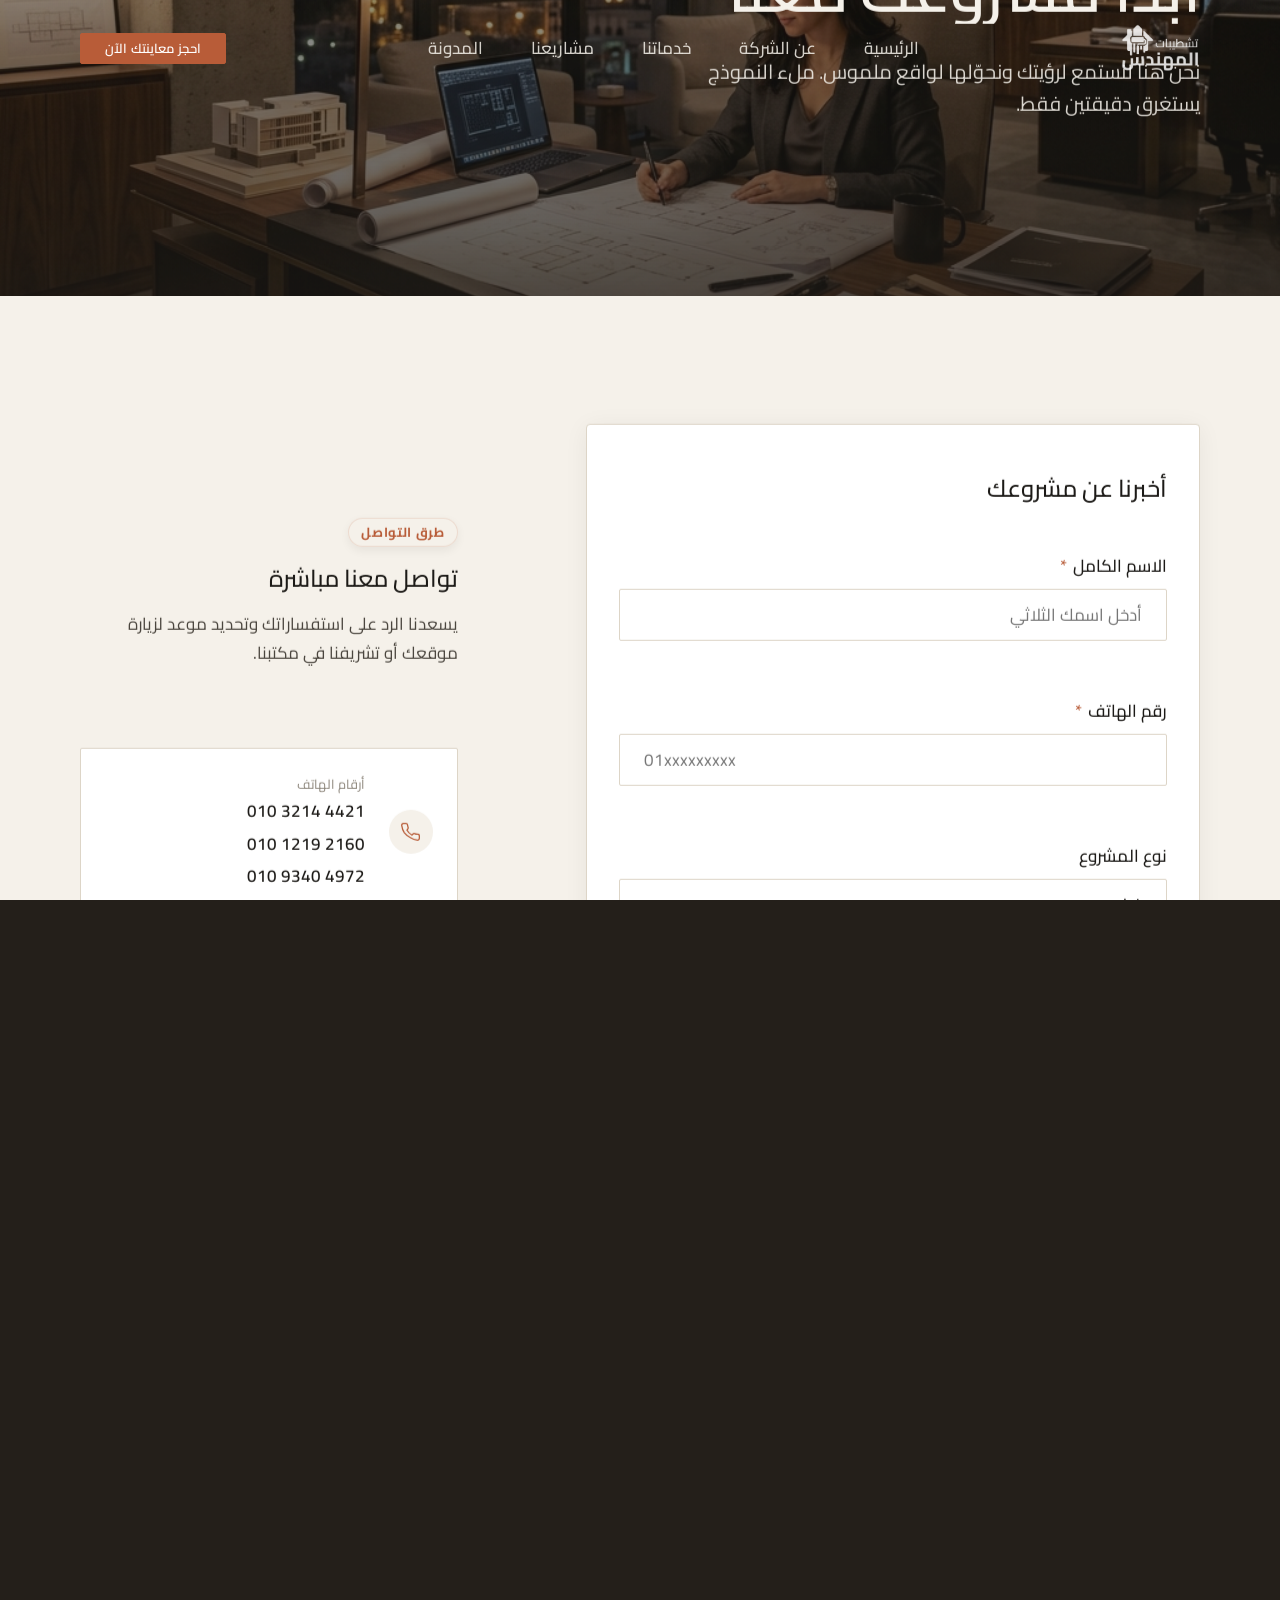
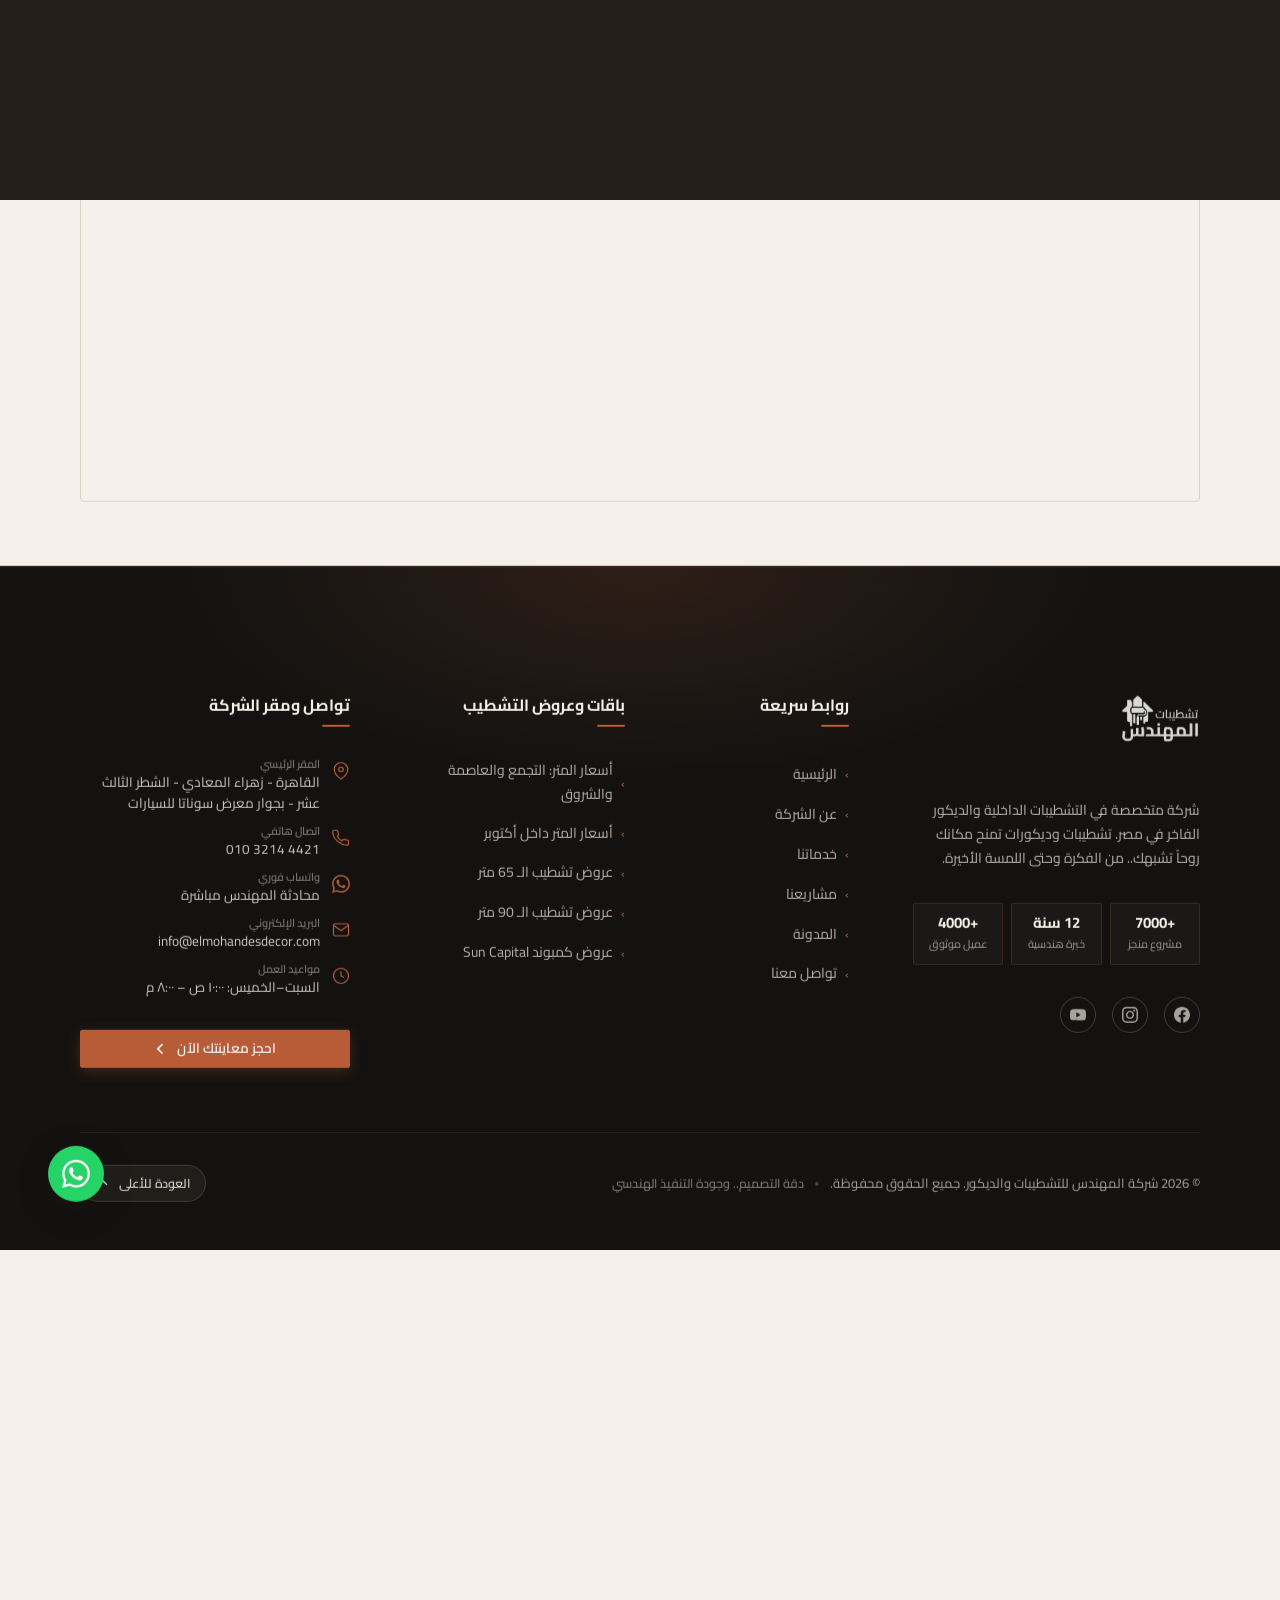
<file: contact.html>
<!doctype html>
<html lang="ar" dir="rtl">
  <head>
    <meta charset="UTF-8" />
    <meta name="viewport" content="width=device-width, initial-scale=1.0" />
    <title>تواصل معنا — المهندس للتشطيبات والديكور</title>
    <meta
      name="description"
      content="تواصل مع فريق المهندس للتشطيبات. احجز معاينتك الآن لمشروع التشطيب والديكور الخاص بك. نرد خلال 24 ساعة."
    />

    <!-- Google Fonts -->
    <link rel="preconnect" href="https://fonts.googleapis.com" />
    <link rel="preconnect" href="https://fonts.gstatic.com" crossorigin />
    <link
      href="https://fonts.googleapis.com/css2?family=Cairo:wght@300;400;500;600;700;800&family=Noto+Serif+Arabic:wght@400;600&display=swap"
      rel="stylesheet"
    />

    <!-- CSS -->
    <link rel="stylesheet" href="css/tokens.css" />
    <link rel="stylesheet" href="css/base.css" />
    <link rel="stylesheet" href="css/typography.css" />
    <link rel="stylesheet" href="css/layout.css" />
    <link rel="stylesheet" href="css/components.css" />
    <link rel="stylesheet" href="css/animations.css" />
    <link rel="stylesheet" href="css/pages/contact.css" />
  </head>
  <body>
    <!-- Skip Link -->
    <a href="#main-content" class="skip-link">الانتقال للمحتوى الرئيسي</a>

    <!-- Page Transition Overlay -->
    <div class="page-transition" aria-hidden="true"></div>

    <!-- ============================================
       HEADER
       ============================================ -->
    <header class="header" role="banner">
      <div class="header__inner">
        <!-- Logo -->
        <a
          href="index.html"
          class="header__logo"
          aria-label="المهندس للتشطيبات والديكور — الصفحة الرئيسية"
        >
          <img
            src="assets/images/logo.png"
            alt="شعار المهندس للتشطيبات والديكور"
            class="header__logo-img"
          />
        </a>

        <!-- Desktop Navigation -->
        <nav aria-label="القائمة الرئيسية">
          <ul class="nav__list">
            <li><a href="index.html" class="nav__link">الرئيسية</a></li>
            <li><a href="about.html" class="nav__link">عن الشركة</a></li>
            <li><a href="services.html" class="nav__link">خدماتنا</a></li>
            <li><a href="projects.html" class="nav__link">مشاريعنا</a></li>
            <li><a href="blog.html" class="nav__link">المدونة</a></li>
          </ul>
        </nav>

        <!-- CTA + Mobile Toggle -->
        <div class="header__actions">
          <a href="contact.html" class="btn btn--primary btn--sm"
            >احجز معاينتك الآن</a>
          <button
            class="nav__toggle"
            aria-label="فتح القائمة"
            aria-expanded="false"
            aria-controls="nav-drawer"
          >
            <span></span>
            <span></span>
            <span></span>
          </button>
        </div>
      </div>

      <!-- Mobile Drawer -->
      <nav id="nav-drawer" class="nav__drawer" aria-label="قائمة الجوال">
        <a href="index.html" class="nav__link">الرئيسية</a>
        <a href="about.html" class="nav__link">عن الشركة</a>
        <a href="services.html" class="nav__link">خدماتنا</a>
        <a href="projects.html" class="nav__link">مشاريعنا</a>
        <a href="blog.html" class="nav__link">المدونة</a>
        <a href="contact.html" class="btn btn--primary">احجز معاينتك الآن</a>
      </nav>
    </header>

    <!-- ============================================
       MAIN CONTENT
       ============================================ -->
    <div data-scroll-container>
      <main id="main-content">
        <!-- ==========================================
         SCENE 01 — HERO
         ========================================== -->
        <section
          class="hero hero--subpage"
          aria-label="مشهد الافتتاح"
          data-parallax-container
        >
          <div class="hero__bg-wrapper">
            <img
              src="assets/images/contact-hero.jpg"
              alt=""
              role="presentation"
              class="hero__bg"
              fetchpriority="high"
              decoding="async"
              data-parallax="0.12"
            />
            <div class="hero__overlay" aria-hidden="true"></div>
          </div>

          <div class="hero__content">
            <div class="hero__content-inner">
              <span class="hero__eyebrow hero-mask hero-seq--1">
                <span class="hero-mask__inner eyebrow">تواصل معنا</span>
              </span>
              <h1 class="hero__headline display-l hero-mask hero-seq--2">
                <span class="hero-mask__inner">ابدأ مشروعك معنا</span>
              </h1>
              <p class="hero__sub body-l hero-seq--4 reveal--fade reveal">
                نحن هنا لنستمع لرؤيتك ونحوّلها لواقع ملموس. ملء النموذج يستغرق
                دقيقتين فقط.
              </p>
            </div>
          </div>
        </section>

        <!-- ==========================================
         SCENE 02 — FORM & INFO
         ========================================== -->
        <section
          class="section contact-section"
          aria-label="تفاصيل الاتصال ونموذج الطلب"
        >
          <div class="container">
            <div class="split split--60-40">
              <!-- Left: Form Container -->
              <div class="contact-card contact-card--form">
                <!-- Success State -->
                <div
                  id="contact-success"
                  class="success-state text-center"
                  style="display: none"
                  role="status"
                >
                  <div class="success-icon" aria-hidden="true">✓</div>
                  <h3 class="h2">وصلنا طلبك بنجاح!</h3>
                  <p
                    class="body-l"
                    style="margin-block: var(--space-2) var(--space-4)"
                  >
                    سيتواصل معك أحد مهندسينا خلال 24 ساعة لمناقشة التفاصيل.
                  </p>
                  <a href="projects.html" class="btn btn--primary"
                    >استعرض مشاريعنا</a
                  >
                </div>

                <!-- Form -->
                <form id="contact-form" novalidate class="flex flex-col gap-3">
                  <h2 class="h3" style="margin-block-end: var(--space-3)">
                    أخبرنا عن مشروعك
                  </h2>

                  <!-- Name -->
                  <div class="form-group">
                    <label for="client-name" class="form-label"
                      >الاسم الكامل
                      <span class="required" aria-hidden="true">*</span></label
                    >
                    <input
                      type="text"
                      id="client-name"
                      name="name"
                      class="form-input"
                      required
                      aria-required="true"
                      placeholder="أدخل اسمك الثلاثي"
                    />
                    <span class="form-error" id="name-error"
                      >يرجى إدخال اسمك الكامل</span
                    >
                  </div>

                  <!-- Phone -->
                  <div class="form-group">
                    <label for="client-phone" class="form-label"
                      >رقم الهاتف
                      <span class="required" aria-hidden="true">*</span></label
                    >
                    <input
                      type="tel"
                      id="client-phone"
                      name="phone"
                      class="form-input"
                      required
                      aria-required="true"
                      placeholder="01xxxxxxxxx"
                      pattern="^01[0125][0-9]{8}$"
                    />
                    <span class="form-error" id="phone-error"
                      >يرجى إدخال رقم هاتف مصري صحيح</span
                    >
                  </div>

                  <!-- Project Type -->
                  <div class="form-group">
                    <label for="project-type" class="form-label"
                      >نوع المشروع</label
                    >
                    <div class="form-select-wrapper">
                      <select id="project-type" name="type" class="form-select">
                        <option value="villa">فيلا</option>
                        <option value="apartment">شقة سكنية</option>
                        <option value="office">مكتب عمل</option>
                        <option value="commercial">محل تجاري / مطعم</option>
                        <option value="other">أخرى</option>
                      </select>
                    </div>
                  </div>

                  <!-- Location -->
                  <div class="form-group">
                    <label for="project-location" class="form-label"
                      >المنطقة / المحافظة</label
                    >
                    <input
                      type="text"
                      id="project-location"
                      name="location"
                      class="form-input"
                      placeholder="مثال: التجمع الخامس، زايد، المعادي"
                    />
                  </div>

                  <!-- Message -->
                  <div class="form-group">
                    <label for="project-desc" class="form-label"
                      >وصف المشروع</label
                    >
                    <textarea
                      id="project-desc"
                      name="desc"
                      class="form-textarea"
                      rows="4"
                      placeholder="أخبرنا بالمزيد عن المساحة، ذوقك، وتطلعاتك للمشروع..."
                    ></textarea>
                  </div>

                  <button
                    type="submit"
                    class="btn btn--primary btn--full"
                    style="margin-block-start: var(--space-2)"
                  >
                    أرسل طلبك الآن
                  </button>
                </form>
              </div>
              <!-- /contact-card--form -->

              <!-- Right: Info Panel -->
              <div class="contact-info flex flex-col gap-5">
                <div>
                  <span class="eyebrow">طرق التواصل</span>
                  <h2 class="h3">تواصل معنا مباشرة</h2>
                  <p class="body" style="margin-block-start: var(--space-2)">
                    يسعدنا الرد على استفساراتك وتحديد موعد لزيارة موقعك أو
                    تشريفنا في مكتبنا.
                  </p>
                </div>

                <div class="contact-info__items flex flex-col gap-3">
                  <!-- Phone -->
                  <div class="contact-info__item">
                    <div class="contact-info__icon">
                      <svg
                        viewBox="0 0 24 24"
                        fill="none"
                        stroke="currentColor"
                        stroke-width="1.5"
                      >
                        <path
                          d="M22 16.92v3a2 2 0 01-2.18 2 19.79 19.79 0 01-8.63-3.07A19.5 19.5 0 013.95 13a19.79 19.79 0 01-3.07-8.67A2 2 0 012.85 2h3a2 2 0 012 1.72c.127.96.361 1.903.7 2.81a2 2 0 01-.45 2.11L7.09 9.91a16 16 0 006 6l1.27-1.27a2 2 0 012.11-.45c.907.339 1.85.573 2.81.7A2 2 0 0122 16.92z"
                        />
                      </svg>
                    </div>
                    <div>
                      <span class="contact-info__label">أرقام الهاتف</span>
                      <span
                        class="contact-info__value"
                        style="display: block; margin-block-end: 4px"
                      >
                        <a
                          href="tel:01032144421"
                          dir="ltr"
                          style="
                            color: inherit;
                            text-decoration: none;
                            display: inline-block;
                          "
                          >010 3214 4421</a
                        >
                      </span>
                      <span
                        class="contact-info__value"
                        style="display: block; margin-block-end: 4px"
                      >
                        <a
                          href="tel:01012192160"
                          dir="ltr"
                          style="
                            color: inherit;
                            text-decoration: none;
                            display: inline-block;
                          "
                          >010 1219 2160</a
                        >
                      </span>
                      <span class="contact-info__value" style="display: block">
                        <a
                          href="tel:01093404972"
                          dir="ltr"
                          style="
                            color: inherit;
                            text-decoration: none;
                            display: inline-block;
                          "
                          >010 9340 4972</a
                        >
                      </span>
                    </div>
                  </div>

                  <!-- Email -->
                  <a
                    href="mailto:info@elmohandesdecor.com"
                    class="contact-info__item"
                  >
                    <div class="contact-info__icon">
                      <svg
                        viewBox="0 0 24 24"
                        fill="none"
                        stroke="currentColor"
                        stroke-width="1.5"
                      >
                        <path
                          d="M4 4h16c1.1 0 2 .9 2 2v12c0 1.1-.9 2-2 2H4c-1.1 0-2-.9-2-2V6c0-1.1.9-2 2-2z"
                        />
                        <polyline points="22,6 12,13 2,6" />
                      </svg>
                    </div>
                    <div>
                      <span class="contact-info__label">البريد الإلكتروني</span>
                      <span class="contact-info__value"
                        >info@elmohandesdecor.com</span
                      >
                    </div>
                  </a>

                  <!-- Address -->
                  <div class="contact-info__item">
                    <div class="contact-info__icon">
                      <svg
                        viewBox="0 0 24 24"
                        fill="none"
                        stroke="currentColor"
                        stroke-width="1.5"
                      >
                        <path
                          d="M21 10c0 7-9 13-9 13s-9-6-9-13a9 9 0 0118 0z"
                        />
                        <circle cx="12" cy="10" r="3" />
                      </svg>
                    </div>
                    <div>
                      <span class="contact-info__label">المقر الرئيسي</span>
                      <span class="contact-info__value"
                        >6 أكتوبر، الحي الرابع، الجيزة</span
                      >
                    </div>
                  </div>
                </div>
                <!-- /contact-info__items -->

                <div class="contact-info__extra">
                  <span class="contact-info__response-tag"
                    >✓ نرد عادةً خلال 24 ساعة</span
                  >
                  <a
                    href="https://wa.me/201032144421?text=مرحباً، أريد الاستفسار عن باقات التشطيب"
                    class="btn btn--whatsapp btn--full"
                    style="margin-block-start: var(--space-3)"
                    target="_blank"
                    rel="noopener noreferrer"
                  >
                    دردشة واتساب سريعة
                  </a>
                </div>
              </div>
              <!-- /contact-info -->
            </div>
          </div>
        </section>

        <!-- ==========================================
         SCENE 03 — MAP
         ========================================== -->
        <section
          class="section section--sm contact-map"
          aria-label="خريطة موقعنا"
        >
          <div class="container">
            <div class="contact-map__wrapper">
              <iframe
                src="https://www.google.com/maps/embed?pb=!1m17!1m12!1m3!1d3456.819712681211!2d30.923293084886907!3d29.95586398191461!2m3!1f0!2f0!3f0!3m2!1i1024!2i768!4f13.1!3m2!1m1!2zMjnCsDU3JzIxLjEiTiAzMMKwNTUnMTYuMCJF!5e0!3m2!1sar!2seg!4v1679139238192!5m2!1sar!2seg"
                width="100%"
                height="450"
                style="
                  border: 0;
                  border-radius: var(--radius-lg);
                  display: block;
                "
                allowfullscreen=""
                loading="lazy"
                referrerpolicy="no-referrer-when-downgrade"
                aria-label="خريطة مقر المهندس للتشطيبات بمحافظة الجيزة"
              ></iframe>
            </div>
          </div>
        </section>
      </main>

              <!-- ============================================
       FOOTER
       ============================================ -->
    <footer class="footer" role="contentinfo">
      <!-- Top Ambient Architectural Glow -->
      <div class="footer__ambient-glow" aria-hidden="true"></div>

      <div class="container">
        <div class="footer__grid">
          <!-- Column 1: Brand + Trust Metrics -->
          <div class="footer__col footer__col--brand">
            <a href="index.html" class="footer__logo" aria-label="المهندس للتشطيبات والديكور">
              <img
                src="assets/images/logo.png"
                alt="المهندس للتشطيبات والديكور"
                class="footer__logo-img"
                width="150"
                height="52"
              />
            </a>
            <p class="footer__desc">
              شركة متخصصة في التشطيبات الداخلية والديكور الفاخر في مصر. تشطيبات وديكورات تمنح مكانك روحاً تشبهك.. من الفكرة وحتى اللمسة الأخيرة.
            </p>

            <!-- Architectural Trust Metric Cards -->
            <div class="footer__trust-grid" aria-label="أرقام وإنجازات هندسية">
              <div class="footer__trust-card">
                <span class="footer__trust-val">+7000</span>
                <span class="footer__trust-lbl">مشروع منجز</span>
              </div>
              <div class="footer__trust-card">
                <span class="footer__trust-val">12 سنة</span>
                <span class="footer__trust-lbl">خبرة هندسية</span>
              </div>
              <div class="footer__trust-card">
                <span class="footer__trust-val">+4000</span>
                <span class="footer__trust-lbl">عميل موثوق</span>
              </div>
            </div>

            <div class="footer__social" aria-label="تابعنا على شبكات التواصل">
              <a
                href="https://www.facebook.com/Elmohandes.Decor"
                class="footer__social-link"
                aria-label="فيسبوك"
                target="_blank"
                rel="noopener noreferrer"
              >
                <svg viewBox="0 0 24 24" width="18" height="18" fill="currentColor">
                  <path
                    d="M24 12.073c0-6.627-5.373-12-12-12s-12 5.373-12 12c0 5.99 4.388 10.954 10.125 11.854v-8.385H7.078v-3.47h3.047V9.43c0-3.007 1.792-4.669 4.533-4.669 1.312 0 2.686.235 2.686.235v2.953H15.83c-1.491 0-1.956.925-1.956 1.874v2.25h3.328l-.532 3.47h-2.796v8.385C19.612 23.027 24 18.062 24 12.073z"
                  />
                </svg>
              </a>
              <a
                href="https://www.instagram.com/elmohandes.decor"
                class="footer__social-link"
                aria-label="إنستاغرام"
                target="_blank"
                rel="noopener noreferrer"
              >
                <svg viewBox="0 0 24 24" width="18" height="18" fill="currentColor">
                  <path
                    d="M12 2.163c3.204 0 3.584.012 4.85.07 3.252.148 4.771 1.691 4.919 4.919.058 1.265.069 1.645.069 4.849 0 3.205-.012 3.584-.069 4.849-.149 3.225-1.664 4.771-4.919 4.919-1.266.058-1.644.07-4.85.07-3.204 0-3.584-.012-4.849-.07-3.26-.149-4.771-1.699-4.919-4.92-.058-1.265-.07-1.644-.07-4.849 0-3.204.013-3.583.07-4.849.149-3.227 1.664-4.771 4.919-4.919 1.266-.057 1.645-.069 4.849-.069zm0-2.163c-3.259 0-3.667.014-4.947.072-4.358.2-6.78 2.618-6.98 6.98-.059 1.281-.073 1.689-.073 4.948 0 3.259.014 3.668.072 4.948.2 4.358 2.618 6.78 6.98 6.98 1.281.058 1.689.072 4.948.072 3.259 0 3.668-.014 4.948-.072 4.354-.2 6.782-2.618 6.979-6.98.059-1.28.073-1.689.073-4.948 0-3.259-.014-3.667-.072-4.947-.196-4.354-2.617-6.78-6.979-6.98-1.281-.059-1.69-.073-4.949-.073zm0 5.838c-3.403 0-6.162 2.759-6.162 6.162s2.759 6.163 6.162 6.163 6.162-2.759 6.162-6.163c0-3.403-2.759-6.162-6.162-6.162zm0 10.162c-2.209 0-4-1.79-4-4 0-2.209 1.791-4 4-4s4 1.791 4 4c0 2.21-1.791 4-4 4zm6.406-11.845c-.796 0-1.441.645-1.441 1.44s.645 1.44 1.441 1.44c.795 0 1.439-.645 1.439-1.44s-.644-1.44-1.439-1.44z"
                  />
                </svg>
              </a>
              <a
                href="https://www.youtube.com/@elmohandesdecor"
                class="footer__social-link"
                aria-label="يوتيوب"
                target="_blank"
                rel="noopener noreferrer"
              >
                <svg viewBox="0 0 24 24" width="18" height="18" fill="currentColor">
                  <path
                    d="M23.498 6.163a3.003 3.003 0 00-2.11-2.11C19.517 3.545 12 3.545 12 3.545s-7.517 0-9.388.508a3.003 3.003 0 00-2.11 2.11C0 8.033 0 12 0 12s0 3.967.502 5.837a3.003 3.003 0 002.11 2.11c1.871.508 9.388.508 9.388.508s7.517 0 9.388-.508a3.003 3.003 0 002.11-2.11C24 15.967 24 12 24 12s0-3.967-.502-5.837zM9.545 15.568V8.432L15.818 12l-6.273 3.568z"
                  />
                </svg>
              </a>
            </div>
          </div>

          <!-- Column 2: Quick Links -->
          <div class="footer__col">
            <h3 class="footer__heading">روابط سريعة</h3>
            <ul class="footer__links">
              <li><a href="index.html" class="footer__link"><span class="footer__link-bullet">›</span> الرئيسية</a></li>
              <li><a href="about.html" class="footer__link"><span class="footer__link-bullet">›</span> عن الشركة</a></li>
              <li><a href="services.html" class="footer__link"><span class="footer__link-bullet">›</span> خدماتنا</a></li>
              <li><a href="projects.html" class="footer__link"><span class="footer__link-bullet">›</span> مشاريعنا</a></li>
              <li><a href="blog.html" class="footer__link"><span class="footer__link-bullet">›</span> المدونة</a></li>
              <li><a href="contact.html" class="footer__link"><span class="footer__link-bullet">›</span> تواصل معنا</a></li>
            </ul>
          </div>

          <!-- Column 3: Finishing Packages & Offers -->
          <div class="footer__col">
            <h3 class="footer__heading">باقات وعروض التشطيب</h3>
            <ul class="footer__links">
              <li><a href="lux.html" class="footer__link"><span class="footer__link-bullet">›</span> أسعار المتر: التجمع والعاصمة والشروق</a></li>
              <li><a href="incorporation.html" class="footer__link"><span class="footer__link-bullet">›</span> أسعار المتر داخل أكتوبر</a></li>
              <li><a href="super-lux.html" class="footer__link"><span class="footer__link-bullet">›</span> عروض تشطيب الـ 65 متر</a></li>
              <li><a href="ultra-super-lux.html" class="footer__link"><span class="footer__link-bullet">›</span> عروض تشطيب الـ 90 متر</a></li>
              <li><a href="sun-capital.html" class="footer__link"><span class="footer__link-bullet">›</span> عروض كمبوند Sun Capital</a></li>
            </ul>
          </div>

          <!-- Column 4: Contact & Headquarters -->
          <div class="footer__col footer__col--contact">
            <h3 class="footer__heading">تواصل ومقر الشركة</h3>
            <div class="footer__contact-list">
              <div class="footer__contact-item footer__contact-item--address">
                <svg class="footer__contact-icon" viewBox="0 0 24 24" fill="none" stroke="currentColor" stroke-width="1.6" aria-hidden="true">
                  <path d="M21 10c0 7-9 13-9 13s-9-6-9-13a9 9 0 0118 0z"></path>
                  <circle cx="12" cy="10" r="3"></circle>
                </svg>
                <div class="footer__contact-text">
                  <span class="footer__contact-label">المقر الرئيسي</span>
                  <span>القاهرة - زهراء المعادي - الشطر الثالث عشر - بجوار معرض سوناتا للسيارات</span>
                </div>
              </div>

              <a href="tel:01032144421" class="footer__contact-item">
                <svg class="footer__contact-icon" viewBox="0 0 24 24" fill="none" stroke="currentColor" stroke-width="1.6" aria-hidden="true">
                  <path d="M22 16.92v3a2 2 0 01-2.18 2 19.79 19.79 0 01-8.63-3.07A19.5 19.5 0 013.95 13a19.79 19.79 0 01-3.07-8.67A2 2 0 012.85 2h3a2 2 0 012 1.72c.127.96.361 1.903.7 2.81a2 2 0 01-.45 2.11L7.09 9.91a16 16 0 006 6l1.27-1.27a2 2 0 012.11-.45c.907.339 1.85.573 2.81.7A2 2 0 0122 16.92z"/>
                </svg>
                <div class="footer__contact-text">
                  <span class="footer__contact-label">اتصال هاتفي</span>
                  <span dir="ltr">010 3214 4421</span>
                </div>
              </a>

              <a href="https://wa.me/201032144421?text=مرحباً، أريد الاستفسار عن باقات التشطيب وحجز معاينة" class="footer__contact-item" target="_blank" rel="noopener noreferrer">
                <svg class="footer__contact-icon" viewBox="0 0 24 24" fill="currentColor" aria-hidden="true">
                  <path d="M17.472 14.382c-.297-.149-1.758-.867-2.03-.967-.273-.099-.471-.148-.67.15-.197.297-.767.966-.94 1.164-.173.199-.347.223-.644.075-.297-.15-1.255-.463-2.39-1.475-.883-.788-1.48-1.761-1.653-2.059-.173-.297-.018-.458.13-.606.134-.133.298-.347.446-.52.149-.174.198-.298.298-.497.099-.198.05-.371-.025-.52-.075-.149-.669-1.612-.916-2.207-.242-.579-.487-.5-.669-.51-.173-.008-.371-.01-.57-.01-.198 0-.52.074-.792.372-.272.297-1.04 1.016-1.04 2.479 0 1.462 1.065 2.875 1.213 3.074.149.198 2.096 3.2 5.077 4.487.709.306 1.262.489 1.694.625.712.227 1.36.195 1.871.118.571-.085 1.758-.719 2.006-1.413.248-.694.248-1.289.173-1.413-.074-.124-.272-.198-.57-.347m-5.421 7.403h-.004a9.87 9.87 0 01-5.031-1.378l-.361-.214-3.741.982.998-3.648-.235-.374a9.86 9.86 0 01-1.51-5.26c.001-5.45 4.436-9.884 9.888-9.884 2.64 0 5.122 1.03 6.988 2.898a9.825 9.825 0 012.893 6.994c-.003 5.45-4.437 9.884-9.885 9.884m8.413-18.297A11.815 11.815 0 0012.05 0C5.495 0 .16 5.335.157 11.892c0 2.096.547 4.142 1.588 5.945L.057 24l6.305-1.654a11.882 11.882 0 005.683 1.448h.005c6.554 0 11.89-5.335 11.893-11.893a11.821 11.821 0 00-3.48-8.413z"/>
                </svg>
                <div class="footer__contact-text">
                  <span class="footer__contact-label">واتساب فوري</span>
                  <span>محادثة المهندس مباشرة</span>
                </div>
              </a>

              <a href="mailto:info@elmohandesdecor.com" class="footer__contact-item">
                <svg class="footer__contact-icon" viewBox="0 0 24 24" fill="none" stroke="currentColor" stroke-width="1.6" aria-hidden="true">
                  <path d="M4 4h16c1.1 0 2 .9 2 2v12c0 1.1-.9 2-2 2H4c-1.1 0-2-.9-2-2V6c0-1.1.9-2 2-2z"/>
                  <polyline points="22,6 12,13 2,6"/>
                </svg>
                <div class="footer__contact-text">
                  <span class="footer__contact-label">البريد الإلكتروني</span>
                  <span>info@elmohandesdecor.com</span>
                </div>
              </a>

              <div class="footer__contact-item footer__contact-item--static">
                <svg class="footer__contact-icon" viewBox="0 0 24 24" fill="none" stroke="currentColor" stroke-width="1.6" aria-hidden="true">
                  <circle cx="12" cy="12" r="10"/>
                  <polyline points="12 6 12 12 16 14"/>
                </svg>
                <div class="footer__contact-text">
                  <span class="footer__contact-label">مواعيد العمل</span>
                  <span>السبت–الخميس: ١٠:٠٠ ص – ٨:٠٠ م</span>
                </div>
              </div>
            </div>

            <div class="footer__cta-box">
              <a href="contact.html" class="btn btn--primary footer__cta-btn">
                <span>احجز معاينتك الآن</span>
                <svg viewBox="0 0 20 20" width="16" height="16" fill="none" stroke="currentColor" stroke-width="2" aria-hidden="true">
                  <path d="M12 4l-6 6 6 6" />
                </svg>
              </a>
            </div>
          </div>
        </div>
        <!-- /footer__grid -->

        <!-- Bottom Bar -->
        <div class="footer__bottom">
          <div class="footer__bottom-info">
            <p class="footer__copyright">
              &copy; <span id="current-year">2026</span> شركة المهندس للتشطيبات والديكور. جميع الحقوق محفوظة.
            </p>
            <span class="footer__bottom-divider">•</span>
            <span class="footer__bottom-tagline">دقة التصميم.. وجودة التنفيذ الهندسي</span>
          </div>

          <button type="button" class="footer__back-to-top" onclick="window.scrollTo({top:0,behavior:'smooth'});" aria-label="العودة لأعلى الصفحة">
            <span>العودة للأعلى</span>
            <svg viewBox="0 0 24 24" width="16" height="16" fill="none" stroke="currentColor" stroke-width="2" aria-hidden="true">
              <polyline points="18 15 12 9 6 15"></polyline>
            </svg>
          </button>
        </div>
      </div>
    </footer>
    <!-- /footer -->

    <!-- Floating WhatsApp -->
    <a
      href="https://wa.me/201032144421?text=مرحباً، أريد الاستفسار عن باقات التشطيب وحجز معاينة"
      class="whatsapp-float"
      target="_blank"
      rel="noopener noreferrer"
      aria-label="تواصل معنا على واتساب"
    >
      <svg viewBox="0 0 24 24" aria-hidden="true">
        <path
          d="M17.472 14.382c-.297-.149-1.758-.867-2.03-.967-.273-.099-.471-.148-.67.15-.197.297-.767.966-.94 1.164-.173.199-.347.223-.644.075-.297-.15-1.255-.463-2.39-1.475-.883-.788-1.48-1.761-1.653-2.059-.173-.297-.018-.458.13-.606.134-.133.298-.347.446-.52.149-.174.198-.298.298-.497.099-.198.05-.371-.025-.52-.075-.149-.669-1.612-.916-2.207-.242-.579-.487-.5-.669-.51-.173-.008-.371-.01-.57-.01-.198 0-.52.074-.792.372-.272.297-1.04 1.016-1.04 2.479 0 1.462 1.065 2.875 1.213 3.074.149.198 2.096 3.2 5.077 4.487.709.306 1.262.489 1.694.625.712.227 1.36.195 1.871.118.571-.085 1.758-.719 2.006-1.413.248-.694.248-1.289.173-1.413-.074-.124-.272-.198-.57-.347m-5.421 7.403h-.004a9.87 9.87 0 01-5.031-1.378l-.361-.214-3.741.982.998-3.648-.235-.374a9.86 9.86 0 01-1.51-5.26c.001-5.45 4.436-9.884 9.888-9.884 2.64 0 5.122 1.03 6.988 2.898a9.825 9.825 0 012.893 6.994c-.003 5.45-4.437 9.884-9.885 9.884m8.413-18.297A11.815 11.815 0 0012.05 0C5.495 0 .16 5.335.157 11.892c0 2.096.547 4.142 1.588 5.945L.057 24l6.305-1.654a11.882 11.882 0 005.683 1.448h.005c6.554 0 11.89-5.335 11.893-11.893a11.821 11.821 0 00-3.48-8.413z"
        />
      </svg>
    </a>

    <!-- Scripts -->
    <script src="js/main-v2.js" defer></script>
    <script src="js/animations.js" defer></script>
    <script src="js/form.js" defer></script>
  </body>
</html>
</file>
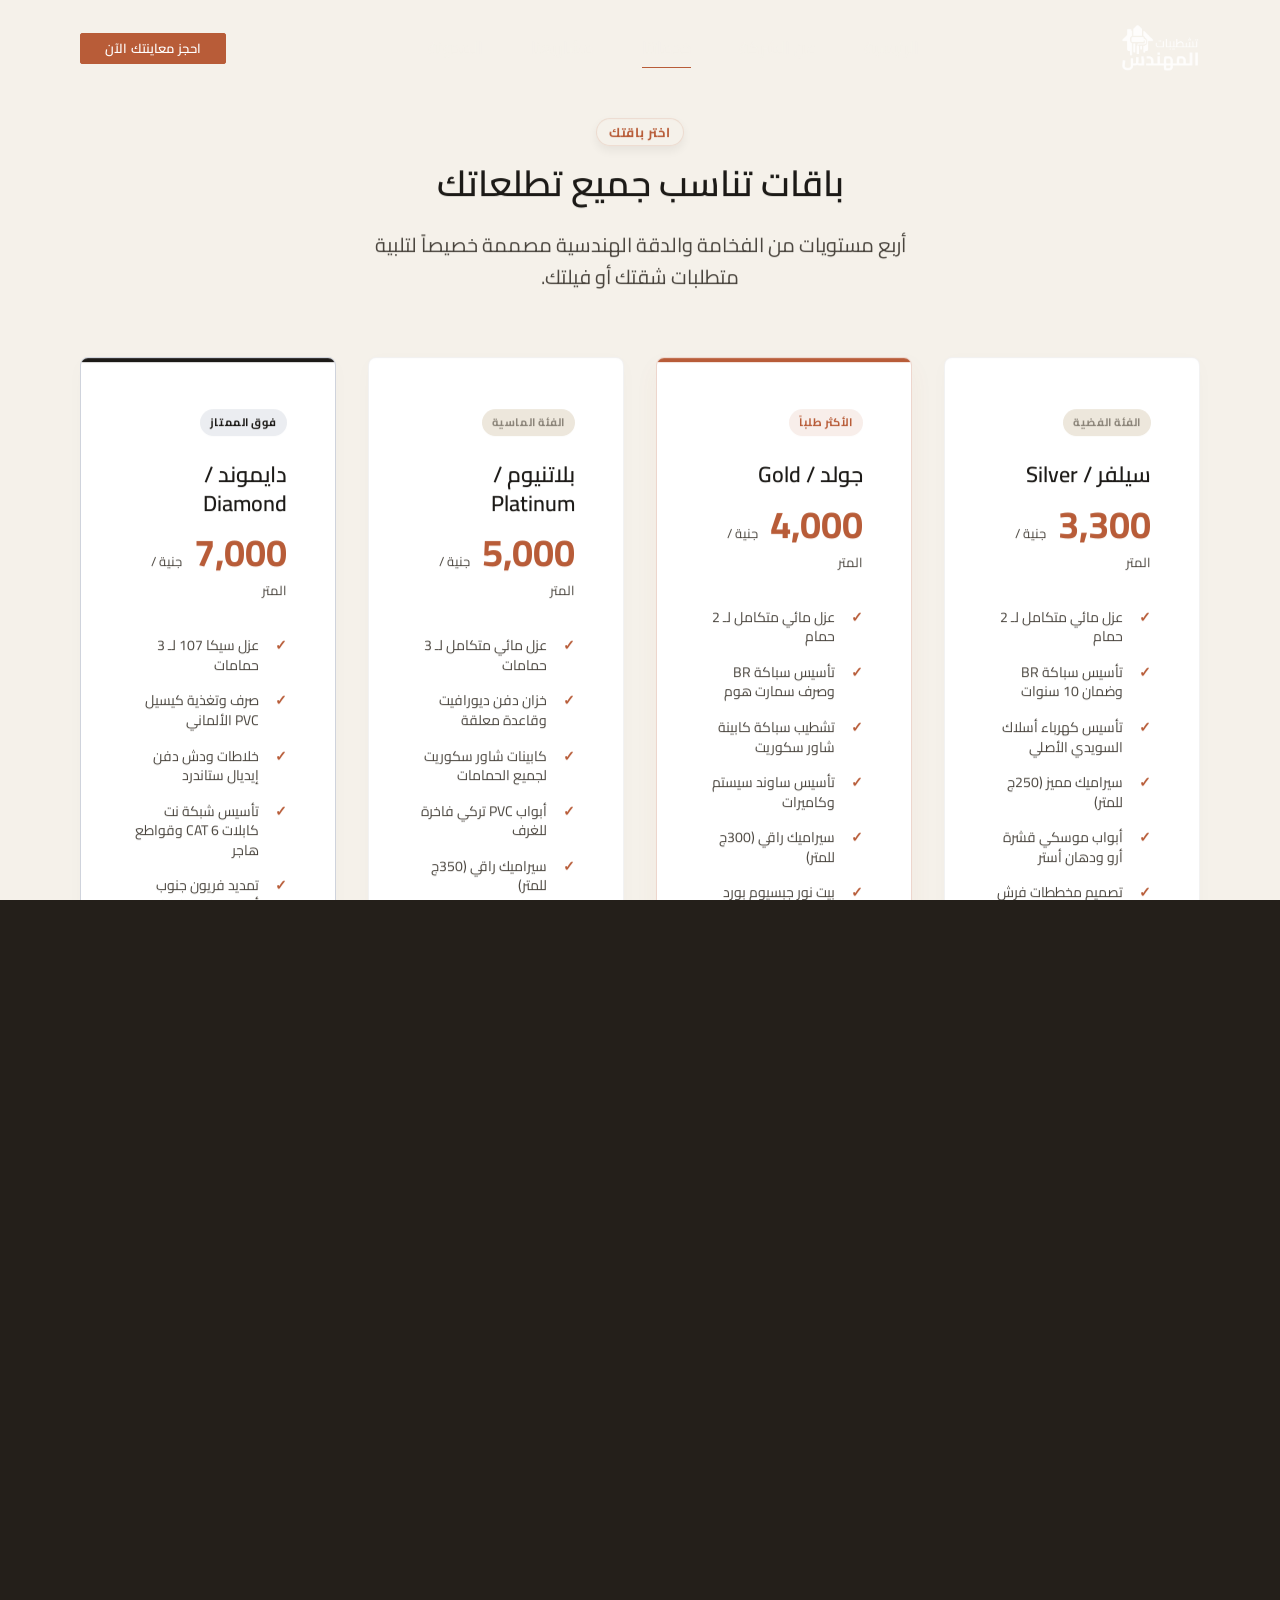
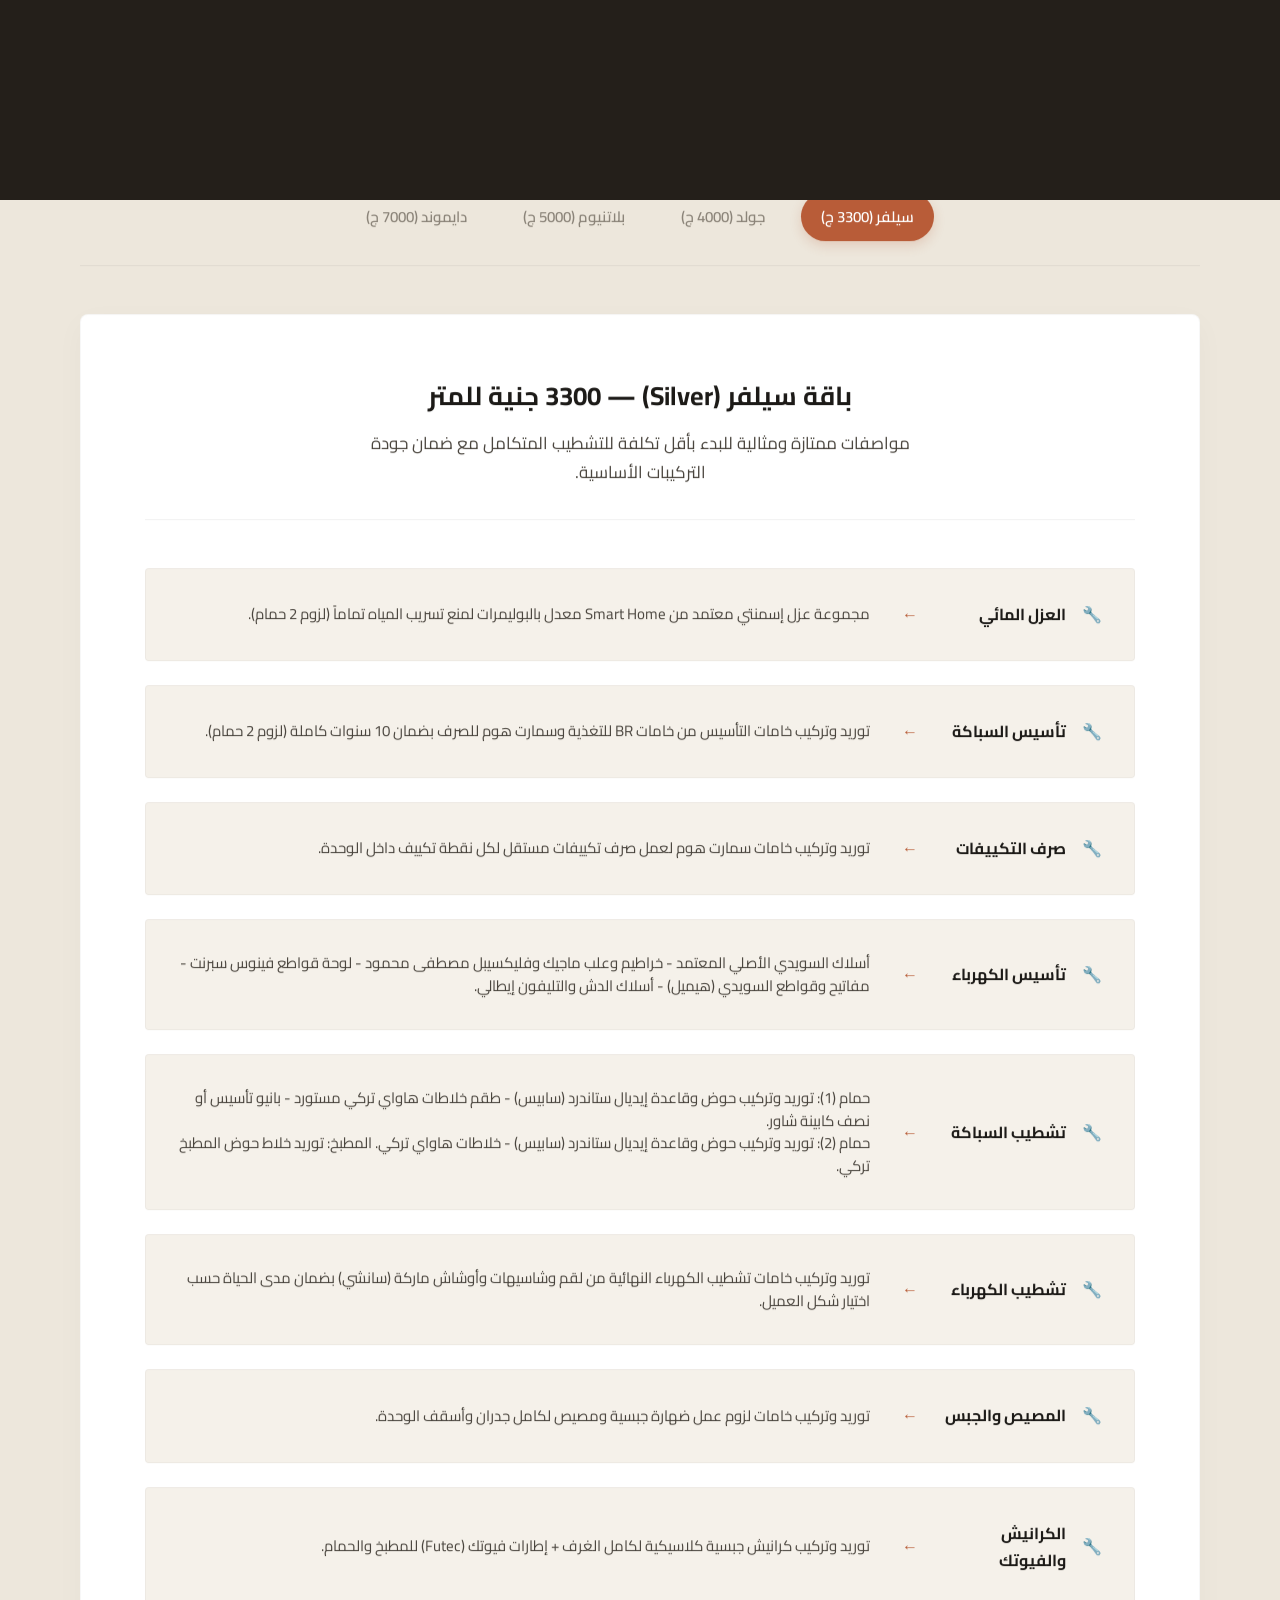
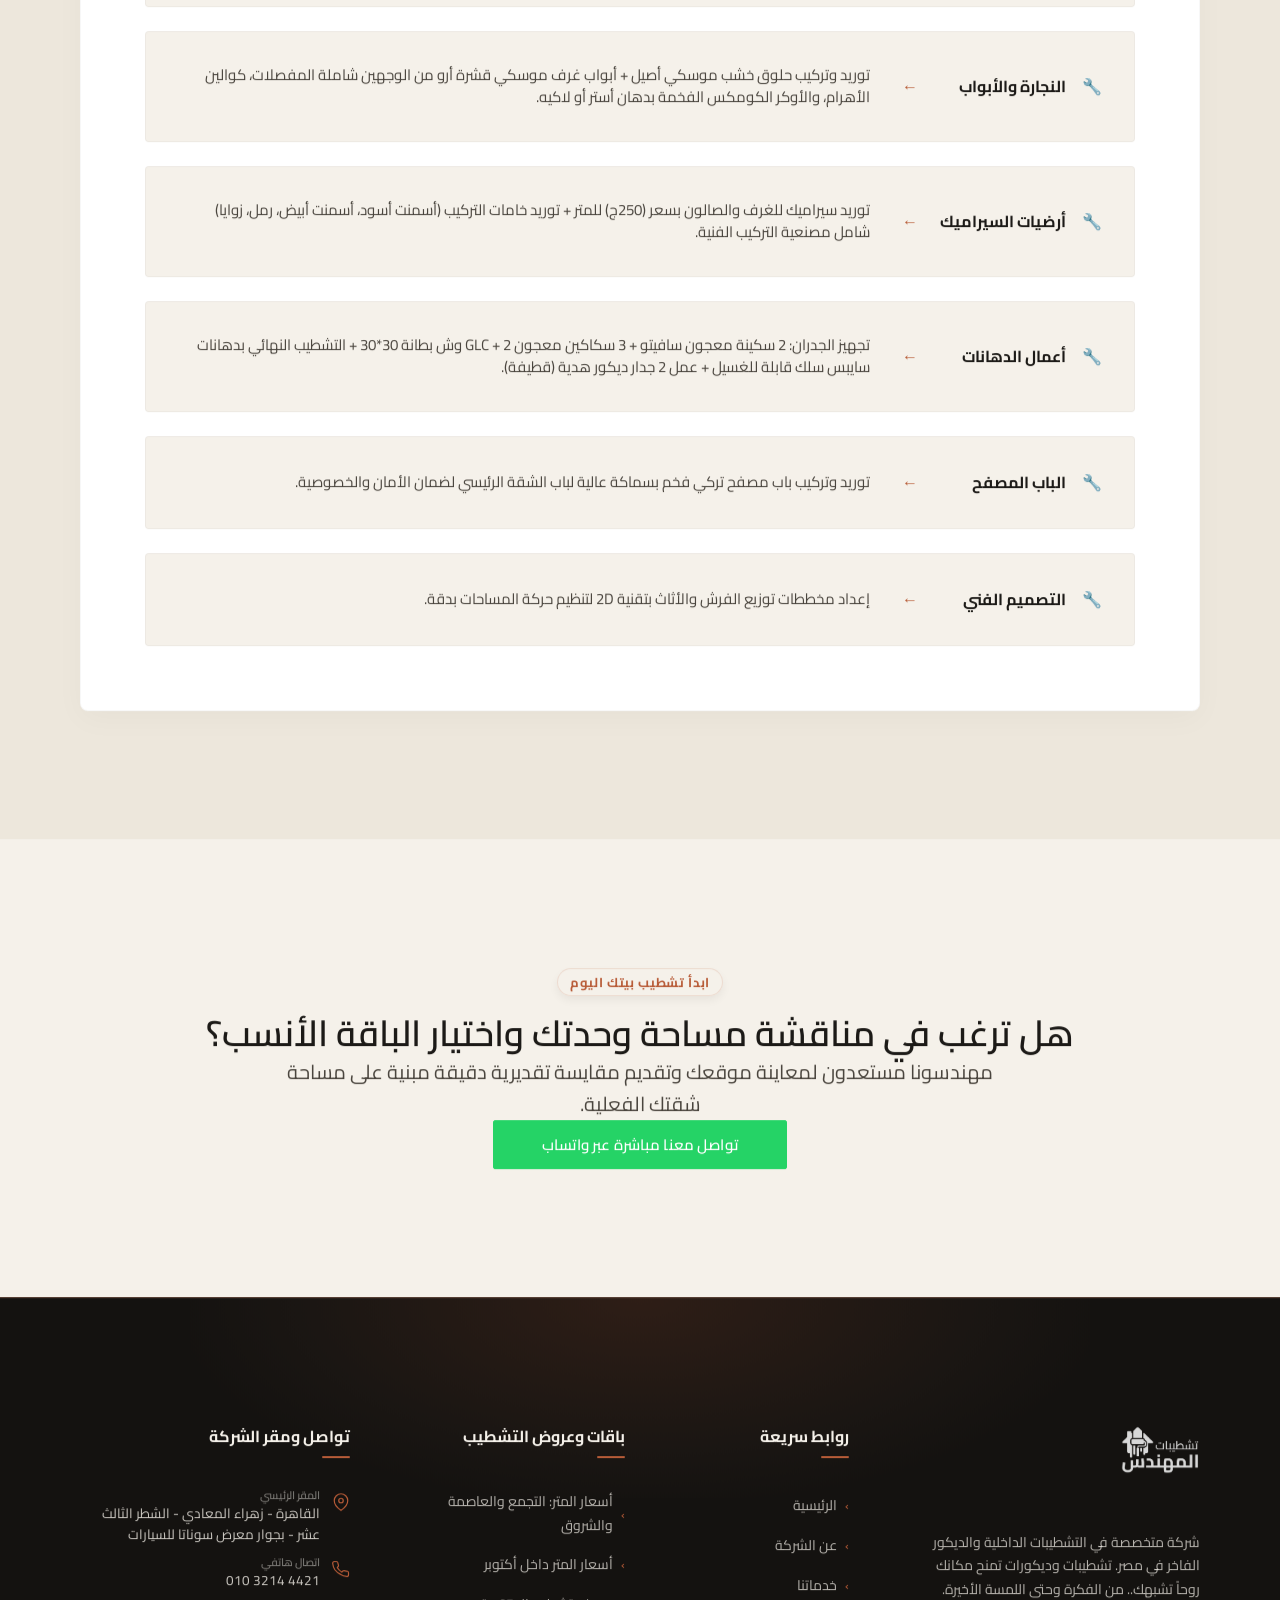
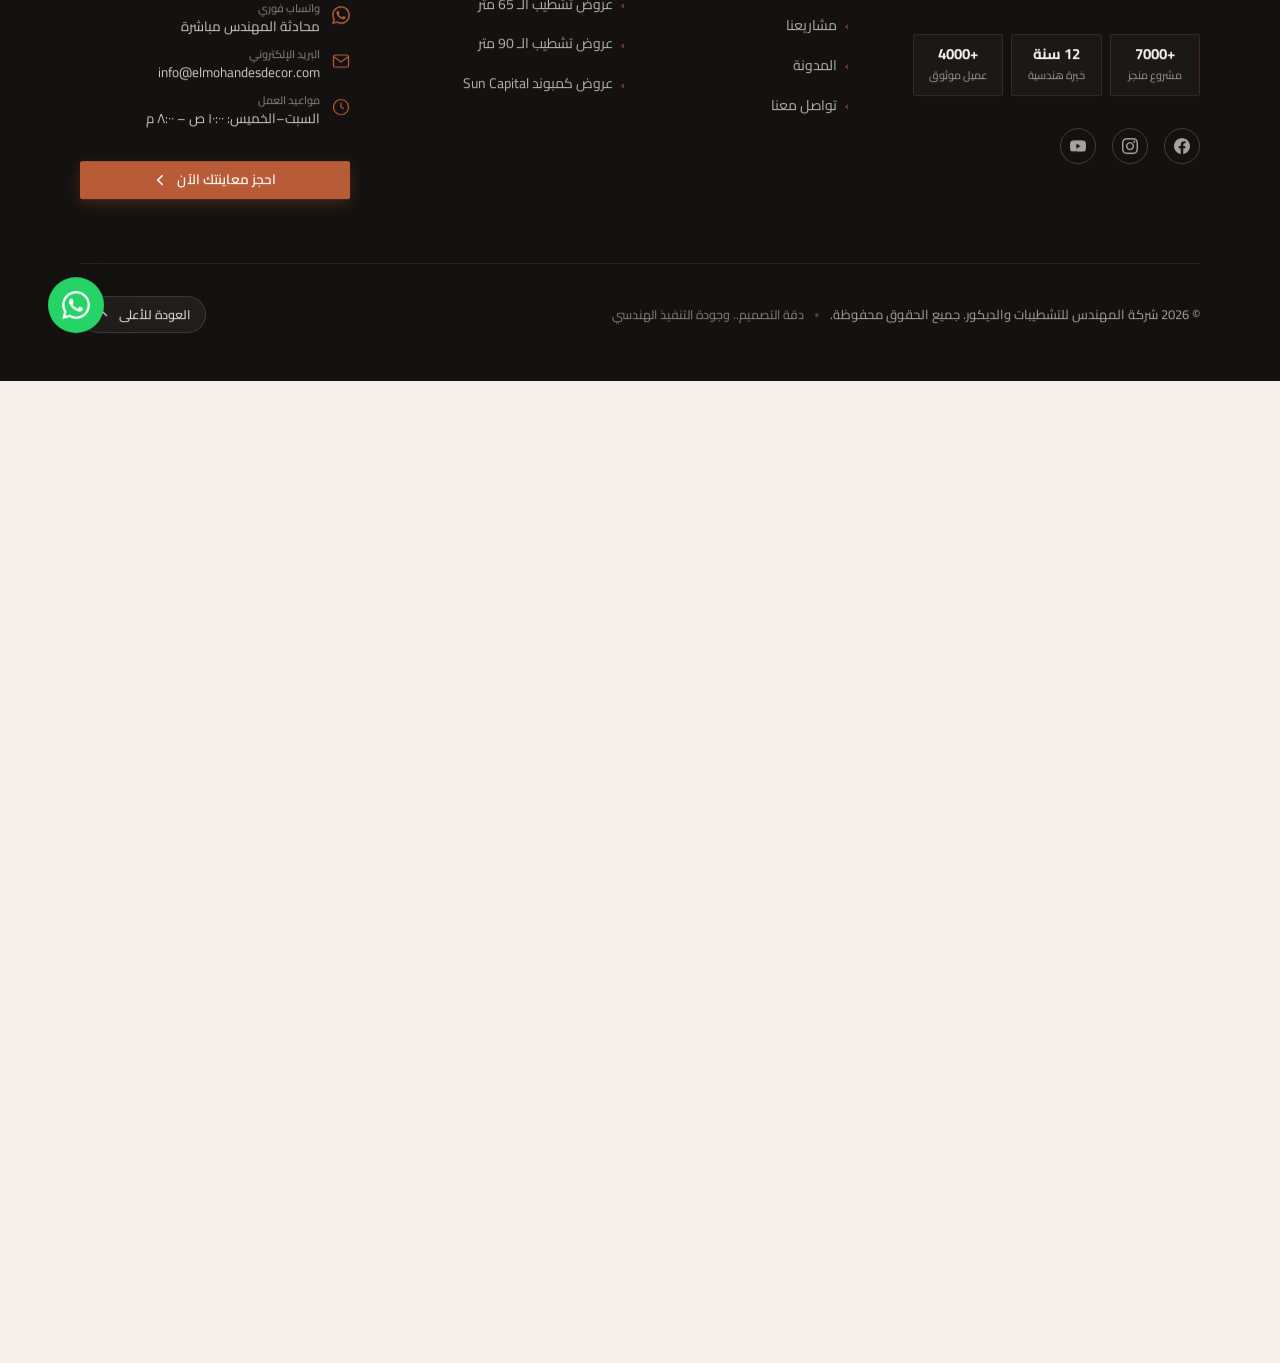
<file: incorporation.html>
<!doctype html>
<html lang="ar" dir="rtl">
  <head>
    <meta charset="UTF-8" />
    <meta name="viewport" content="width=device-width, initial-scale=1.0" />
    <title>عروض المتر داخل أكتوبر والشيخ زايد — المهندس للتشطيبات</title>
    <meta
      name="description"
      content="اكتشف عروض المتر للتشطيب المتكامل داخل أكتوبر، حدائق أكتوبر، والشيخ زايد. باقات تشطيب مرنة: سيلفر، جولد، بلاتنيوم، ودايموند بأسعار تنافسية وإشراف هندسي."
    />

    <!-- Google Fonts -->
    <link rel="preconnect" href="https://fonts.googleapis.com" />
    <link rel="preconnect" href="https://fonts.gstatic.com" crossorigin />
    <link
      href="https://fonts.googleapis.com/css2?family=Cairo:wght@300;400;500;600;700;800&family=Noto+Serif+Arabic:wght@400;600&display=swap"
      rel="stylesheet"
    />

    <!-- CSS -->
    <link rel="stylesheet" href="css/tokens.css" />
    <link rel="stylesheet" href="css/base.css" />
    <link rel="stylesheet" href="css/typography.css" />
    <link rel="stylesheet" href="css/layout.css" />
    <link rel="stylesheet" href="css/components.css" />
    <link rel="stylesheet" href="css/animations.css" />
    <link rel="stylesheet" href="css/pages/incorporation.css" />
  </head>
  <body>
    <!-- Skip Link -->
    <a href="#main-content" class="skip-link">الانتقال للمحتوى الرئيسي</a>

    <!-- Page Transition Overlay -->
    <div class="page-transition" aria-hidden="true"></div>

    <!-- ============================================
       HEADER
       ============================================ -->
    <header class="header" role="banner">
      <div class="header__inner">
        <!-- Logo -->
        <a
          href="index.html"
          class="header__logo"
          aria-label="المهندس للتشطيبات والديكور — الصفحة الرئيسية"
        >
          <img
            src="assets/images/logo.png"
            alt="شعار المهندس للتشطيبات والديكور"
            class="header__logo-img"
          />
        </a>

        <!-- Desktop Navigation -->
        <nav aria-label="القائمة الرئيسية">
          <ul class="nav__list">
            <li><a href="index.html" class="nav__link">الرئيسية</a></li>
            <li><a href="about.html" class="nav__link">عن الشركة</a></li>
            <li>
              <a href="services.html" class="nav__link is-active">خدماتنا</a>
            </li>
            <li><a href="projects.html" class="nav__link">مشاريعنا</a></li>
            <li><a href="blog.html" class="nav__link">المدونة</a></li>
          </ul>
        </nav>

        <!-- CTA + Mobile Toggle -->
        <div class="header__actions">
          <a href="contact.html" class="btn btn--primary btn--sm"
            >احجز معاينتك الآن</a>
          <button
            class="nav__toggle"
            aria-label="فتح القائمة"
            aria-expanded="false"
            aria-controls="nav-drawer"
          >
            <span></span>
            <span></span>
            <span></span>
          </button>
        </div>
      </div>

      <!-- Mobile Drawer -->
      <nav id="nav-drawer" class="nav__drawer" aria-label="قائمة الجوال">
        <a href="index.html" class="nav__link">الرئيسية</a>
        <a href="about.html" class="nav__link">عن الشركة</a>
        <a href="services.html" class="nav__link is-active">خدماتنا</a>
        <a href="projects.html" class="nav__link">مشاريعنا</a>
        <a href="blog.html" class="nav__link">المدونة</a>
        <a href="contact.html" class="btn btn--primary">احجز معاينتك الآن</a>
      </nav>
    </header>

    <!-- ============================================
       MAIN CONTENT
       ============================================ -->
    <div data-scroll-container>
      <main id="main-content">
        <!-- ==========================================
         SCENE 01 — HERO
         ========================================== -->
        <section
          class="hero hero--subpage"
          aria-label="مشهد الافتتاح"
          data-parallax-container
        >
          <div class="hero__bg-wrapper">
            <img
              src="assets/images/cta-bg.jpg"
              alt=""
              role="presentation"
              class="hero__bg"
              fetchpriority="high"
              decoding="async"
              data-parallax="0.12"
            />
            <div class="hero__overlay" aria-hidden="true"></div>
          </div>

          <div class="hero__content">
            <div class="hero__content-inner">
              <span class="hero__eyebrow hero-mask hero-seq--1">
                <span class="hero-mask__inner eyebrow"
                  >عروض أكتوبر والشيخ زايد</span
                >
              </span>
              <h1 class="hero__headline display-l">
                <span class="hero-mask hero-seq--2">
                  <span class="hero-mask__inner">باقات تشطيب المتر</span>
                </span>
                <span
                  class="hero-mask hero-seq--3"
                  style="
                    display: block;
                    color: var(--color-ivory);
                    margin-block-start: -10px;
                  "
                >
                  <span class="hero-mask__inner"
                    >إشراف هندسي متكامل ومواصفات معتمدة</span
                  >
                </span>
              </h1>
              <p class="hero__sub body-l hero-seq--4 reveal--fade reveal">
                حلول متكاملة وحزم مرنة تناسب رغبتك وميزانيتك لتسليم شقتك أو
                فيلتك على المفتاح.
              </p>
            </div>
          </div>
        </section>

        <!-- Breadcrumb -->
        <nav class="breadcrumb-container" aria-label="مسار التنقل">
          <div class="container">
            <div class="breadcrumb">
              <span class="breadcrumb__item"
                ><a href="index.html" class="breadcrumb__link"
                  >الرئيسية</a
                ></span
              >
              <span class="breadcrumb__separator" aria-hidden="true">/</span>
              <span class="breadcrumb__item"
                ><a href="services.html" class="breadcrumb__link"
                  >خدماتنا</a
                ></span
              >
              <span class="breadcrumb__separator" aria-hidden="true">/</span>
              <span class="breadcrumb__item text-muted"
                >عروض المتر داخل أكتوبر</span
              >
            </div>
          </div>
        </nav>

        <!-- ==========================================
         SCENE 02 — OVERVIEW CARDS
         ========================================== -->
        <section
          class="section packages-overview-section"
          aria-labelledby="overview-heading"
        >
          <div class="container">
            <header class="section-header text-center">
              <span class="eyebrow">اختر باقتك</span>
              <h2 id="overview-heading" class="reveal">
                باقات تناسب جميع تطلعاتك
              </h2>
              <p
                class="body-l reveal reveal--delay-1"
                style="margin-inline: auto"
              >
                أربع مستويات من الفخامة والدقة الهندسية مصممة خصيصاً لتلبية
                متطلبات شقتك أو فيلتك.
              </p>
            </header>

            <div class="grid grid-4 pricing-grid stagger-parent">
              <!-- Silver Card -->
              <div class="pricing-card reveal" data-package="silver">
                <div class="pricing-card__header">
                  <span class="pricing-card__badge">الفئة الفضية</span>
                  <h3 class="pricing-card__title">سيلفر / Silver</h3>
                  <div class="pricing-card__price">
                    <span class="price-val">3,300</span>
                    <span class="price-unit">جنية / المتر</span>
                  </div>
                </div>
                <div class="pricing-card__body">
                  <ul class="pricing-card__features">
                    <li>
                      <span class="icon">✓</span>عزل مائي متكامل لـ 2 حمام
                    </li>
                    <li>
                      <span class="icon">✓</span>تأسيس سباكة BR وضمان 10 سنوات
                    </li>
                    <li>
                      <span class="icon">✓</span>تأسيس كهرباء أسلاك السويدي
                      الأصلي
                    </li>
                    <li>
                      <span class="icon">✓</span>سيراميك مميز (250ج للمتر)
                    </li>
                    <li>
                      <span class="icon">✓</span>أبواب موسكي قشرة أرو ودهان أستر
                    </li>
                    <li><span class="icon">✓</span>تصميم مخططات فرش 2D</li>
                  </ul>
                </div>
                <div class="pricing-card__footer">
                  <button
                    class="btn btn--primary btn--full scroll-to-specs"
                    data-target="silver"
                  >
                    عرض المواصفات بالتفصيل
                  </button>
                  <a
                    href="https://wa.me/201010068145?text=مرحباً، أريد الاستفسار عن باقة سيلفر بسعر 3300 جنية للمتر"
                    target="_blank"
                    rel="noopener noreferrer"
                    class="btn btn--whatsapp btn--full mt-2"
                    >احجز العرض الآن</a
                  >
                </div>
              </div>

              <!-- Gold Card -->
              <div
                class="pricing-card pricing-card--featured reveal"
                data-package="gold"
              >
                <div class="pricing-card__header">
                  <span class="pricing-card__badge">الأكثر طلباً</span>
                  <h3 class="pricing-card__title">جولد / Gold</h3>
                  <div class="pricing-card__price">
                    <span class="price-val">4,000</span>
                    <span class="price-unit">جنية / المتر</span>
                  </div>
                </div>
                <div class="pricing-card__body">
                  <ul class="pricing-card__features">
                    <li>
                      <span class="icon">✓</span>عزل مائي متكامل لـ 2 حمام
                    </li>
                    <li>
                      <span class="icon">✓</span>تأسيس سباكة BR وصرف سمارت هوم
                    </li>
                    <li>
                      <span class="icon">✓</span>تشطيب سباكة كابينة شاور سكوريت
                    </li>
                    <li>
                      <span class="icon">✓</span>تأسيس ساوند سيستم وكاميرات
                    </li>
                    <li>
                      <span class="icon">✓</span>سيراميك راقي (300ج للمتر)
                    </li>
                    <li>
                      <span class="icon">✓</span>بيت نور جبسيوم بورد للريسبشن
                    </li>
                    <li>
                      <span class="icon">✓</span>تصميم 3D للاستقبال ومخططات 2D
                    </li>
                  </ul>
                </div>
                <div class="pricing-card__footer">
                  <button
                    class="btn btn--primary btn--full scroll-to-specs"
                    data-target="gold"
                  >
                    عرض المواصفات بالتفصيل
                  </button>
                  <a
                    href="https://wa.me/201010068145?text=مرحباً، أريد الاستفسار عن باقة جولد بسعر 4000 جنية للمتر"
                    target="_blank"
                    rel="noopener noreferrer"
                    class="btn btn--whatsapp btn--full mt-2"
                    >احجز العرض الآن</a
                  >
                </div>
              </div>

              <!-- Platinum Card -->
              <div class="pricing-card reveal" data-package="platinum">
                <div class="pricing-card__header">
                  <span class="pricing-card__badge">الفئة الماسية</span>
                  <h3 class="pricing-card__title">بلاتنيوم / Platinum</h3>
                  <div class="pricing-card__price">
                    <span class="price-val">5,000</span>
                    <span class="price-unit">جنية / المتر</span>
                  </div>
                </div>
                <div class="pricing-card__body">
                  <ul class="pricing-card__features">
                    <li>
                      <span class="icon">✓</span>عزل مائي متكامل لـ 3 حمامات
                    </li>
                    <li>
                      <span class="icon">✓</span>خزان دفن ديورافيت وقاعدة معلقة
                    </li>
                    <li>
                      <span class="icon">✓</span>كابينات شاور سكوريت لجميع
                      الحمامات
                    </li>
                    <li>
                      <span class="icon">✓</span>أبواب PVC تركي فاخرة للغرف
                    </li>
                    <li>
                      <span class="icon">✓</span>سيراميك راقي (350ج للمتر)
                    </li>
                    <li>
                      <span class="icon">✓</span>جبسيوم بورد 150 متر طولي ليد
                      ليديكس
                    </li>
                    <li>
                      <span class="icon">✓</span>تصميم 3D كامل لكافة غرف الوحدة
                    </li>
                  </ul>
                </div>
                <div class="pricing-card__footer">
                  <button
                    class="btn btn--primary btn--full scroll-to-specs"
                    data-target="platinum"
                  >
                    عرض المواصفات بالتفصيل
                  </button>
                  <a
                    href="https://wa.me/201010068145?text=مرحباً، أريد الاستفسار عن باقة بلاتنيوم بسعر 5000 جنية للمتر"
                    target="_blank"
                    rel="noopener noreferrer"
                    class="btn btn--whatsapp btn--full mt-2"
                    >احجز العرض الآن</a
                  >
                </div>
              </div>

              <!-- Diamond Card -->
              <div
                class="pricing-card pricing-card--premium reveal"
                data-package="diamond"
              >
                <div class="pricing-card__header">
                  <span class="pricing-card__badge">فوق الممتاز</span>
                  <h3 class="pricing-card__title">دايموند / Diamond</h3>
                  <div class="pricing-card__price">
                    <span class="price-val">7,000</span>
                    <span class="price-unit">جنية / المتر</span>
                  </div>
                </div>
                <div class="pricing-card__body">
                  <ul class="pricing-card__features">
                    <li><span class="icon">✓</span>عزل سيكا 107 لـ 3 حمامات</li>
                    <li>
                      <span class="icon">✓</span>صرف وتغذية كيسيل PVC الألماني
                    </li>
                    <li>
                      <span class="icon">✓</span>خلاطات ودش دفن إيديال ستاندرد
                    </li>
                    <li>
                      <span class="icon">✓</span>تأسيس شبكة نت كابلات CAT 6
                      وقواطع هاجر
                    </li>
                    <li>
                      <span class="icon">✓</span>تمديد فريون جنوب أفريقي لـ 3
                      تكيفات
                    </li>
                    <li>
                      <span class="icon">✓</span>أرضيات بورسلين بالكامل (600ج
                      للمتر)
                    </li>
                    <li>
                      <span class="icon">✓</span>جبسيوم بورد فلات كامل + 30م ليد
                      بروفايل
                    </li>
                    <li>
                      <span class="icon">✓</span>تصميم 3D متكامل وإشراف هندسي
                      يومي
                    </li>
                  </ul>
                </div>
                <div class="pricing-card__footer">
                  <button
                    class="btn btn--primary btn--full scroll-to-specs"
                    data-target="diamond"
                  >
                    عرض المواصفات بالتفصيل
                  </button>
                  <a
                    href="https://wa.me/201010068145?text=مرحباً، أريد الاستفسار عن باقة دايموند بسعر 7000 جنية للمتر"
                    target="_blank"
                    rel="noopener noreferrer"
                    class="btn btn--whatsapp btn--full mt-2"
                    >احجز العرض الآن</a
                  >
                </div>
              </div>
            </div>
          </div>
        </section>

        <!-- ==========================================
         SCENE 03 — INTERACTIVE SPECIFICATIONS COMPARISON
         ========================================== -->
        <section
          id="specs-section"
          class="section bg-ivory-dark specs-comparison-section"
          aria-labelledby="specs-heading"
        >
          <div class="container">
            <header class="section-header text-center">
              <span class="eyebrow">المقارنة التفصيلية</span>
              <h2 id="specs-heading" class="reveal">
                المواصفات الفنية لبنود التشطيب
              </h2>
              <p
                class="body-l reveal reveal--delay-1"
                style="margin-inline: auto"
              >
                انقر على أي باقة بالأسفل لمشاهدة التفاصيل الهندسية الدقيقة لكافة
                بنود الخامات والتركيب.
              </p>
            </header>

            <!-- Spec Switcher Tabs -->
            <div class="specs-tabs" role="tablist" aria-label="باقات التشطيب">
              <button
                class="spec-tab-btn is-active"
                role="tab"
                aria-selected="true"
                aria-controls="spec-panel"
                data-tab="silver"
              >
                سيلفر (3300 ج)
              </button>
              <button
                class="spec-tab-btn"
                role="tab"
                aria-selected="false"
                aria-controls="spec-panel"
                data-tab="gold"
              >
                جولد (4000 ج)
              </button>
              <button
                class="spec-tab-btn"
                role="tab"
                aria-selected="false"
                aria-controls="spec-panel"
                data-tab="platinum"
              >
                بلاتنيوم (5000 ج)
              </button>
              <button
                class="spec-tab-btn"
                role="tab"
                aria-selected="false"
                aria-controls="spec-panel"
                data-tab="diamond"
              >
                دايموند (7000 ج)
              </button>
            </div>

            <!-- Spec Details Panel Wrapper -->
            <div id="spec-panel" class="spec-panel-content animate-fade-in">
              <div class="spec-panel__header">
                <h3 class="spec-panel__title" id="active-package-title">
                  باقة سيلفر (Silver) — 3300 جنية للمتر
                </h3>
                <p class="body spec-panel__subtitle" id="active-package-desc">
                  مواصفات ممتازة ومثالية للبدء بأقل تكلفة للتشطيب المتكامل مع
                  ضمان جودة التركيبات.
                </p>
              </div>

              <!-- Specs List -->
              <div class="specs-list" id="specs-list-container">
                <!-- Dynamic items rendered via JS for maximum clean performance -->
              </div>
            </div>
          </div>
        </section>

        <!-- ==========================================
         SCENE 04 — CTA
         ========================================== -->
        <section
          class="section bg-ink text-ivory cta-section text-center"
          aria-labelledby="cta-heading"
        >
          <div class="container container--sm">
            <div class="cta-content">
              <span class="eyebrow" style="color: var(--color-clay)"
                >ابدأ تشطيب بيتك اليوم</span
              >
              <h2 id="cta-heading" class="text-white">
                هل ترغب في مناقشة مساحة وحدتك واختيار الباقة الأنسب؟
              </h2>
              <p class="body-l text-muted mt-3" style="margin-inline: auto">
                مهندسونا مستعدون لمعاينة موقعك وتقديم مقايسة تقديرية دقيقة مبنية
                على مساحة شقتك الفعلية.
              </p>
              <div class="mt-4">
                <a
                  href="https://wa.me/201010068145?text=مرحباً شركة المهندس، أود الاستفسار عن باقات المتر لأكتوبر وتحديد موعد معاينة"
                  target="_blank"
                  rel="noopener noreferrer"
                  class="btn btn--whatsapp"
                >
                  تواصل معنا مباشرة عبر واتساب
                </a>
              </div>
            </div>
          </div>
        </section>
      </main>

              <!-- ============================================
       FOOTER
       ============================================ -->
    <footer class="footer" role="contentinfo">
      <!-- Top Ambient Architectural Glow -->
      <div class="footer__ambient-glow" aria-hidden="true"></div>

      <div class="container">
        <div class="footer__grid">
          <!-- Column 1: Brand + Trust Metrics -->
          <div class="footer__col footer__col--brand">
            <a href="index.html" class="footer__logo" aria-label="المهندس للتشطيبات والديكور">
              <img
                src="assets/images/logo.png"
                alt="المهندس للتشطيبات والديكور"
                class="footer__logo-img"
                width="150"
                height="52"
              />
            </a>
            <p class="footer__desc">
              شركة متخصصة في التشطيبات الداخلية والديكور الفاخر في مصر. تشطيبات وديكورات تمنح مكانك روحاً تشبهك.. من الفكرة وحتى اللمسة الأخيرة.
            </p>

            <!-- Architectural Trust Metric Cards -->
            <div class="footer__trust-grid" aria-label="أرقام وإنجازات هندسية">
              <div class="footer__trust-card">
                <span class="footer__trust-val">+7000</span>
                <span class="footer__trust-lbl">مشروع منجز</span>
              </div>
              <div class="footer__trust-card">
                <span class="footer__trust-val">12 سنة</span>
                <span class="footer__trust-lbl">خبرة هندسية</span>
              </div>
              <div class="footer__trust-card">
                <span class="footer__trust-val">+4000</span>
                <span class="footer__trust-lbl">عميل موثوق</span>
              </div>
            </div>

            <div class="footer__social" aria-label="تابعنا على شبكات التواصل">
              <a
                href="https://www.facebook.com/Elmohandes.Decor"
                class="footer__social-link"
                aria-label="فيسبوك"
                target="_blank"
                rel="noopener noreferrer"
              >
                <svg viewBox="0 0 24 24" width="18" height="18" fill="currentColor">
                  <path
                    d="M24 12.073c0-6.627-5.373-12-12-12s-12 5.373-12 12c0 5.99 4.388 10.954 10.125 11.854v-8.385H7.078v-3.47h3.047V9.43c0-3.007 1.792-4.669 4.533-4.669 1.312 0 2.686.235 2.686.235v2.953H15.83c-1.491 0-1.956.925-1.956 1.874v2.25h3.328l-.532 3.47h-2.796v8.385C19.612 23.027 24 18.062 24 12.073z"
                  />
                </svg>
              </a>
              <a
                href="https://www.instagram.com/elmohandes.decor"
                class="footer__social-link"
                aria-label="إنستاغرام"
                target="_blank"
                rel="noopener noreferrer"
              >
                <svg viewBox="0 0 24 24" width="18" height="18" fill="currentColor">
                  <path
                    d="M12 2.163c3.204 0 3.584.012 4.85.07 3.252.148 4.771 1.691 4.919 4.919.058 1.265.069 1.645.069 4.849 0 3.205-.012 3.584-.069 4.849-.149 3.225-1.664 4.771-4.919 4.919-1.266.058-1.644.07-4.85.07-3.204 0-3.584-.012-4.849-.07-3.26-.149-4.771-1.699-4.919-4.92-.058-1.265-.07-1.644-.07-4.849 0-3.204.013-3.583.07-4.849.149-3.227 1.664-4.771 4.919-4.919 1.266-.057 1.645-.069 4.849-.069zm0-2.163c-3.259 0-3.667.014-4.947.072-4.358.2-6.78 2.618-6.98 6.98-.059 1.281-.073 1.689-.073 4.948 0 3.259.014 3.668.072 4.948.2 4.358 2.618 6.78 6.98 6.98 1.281.058 1.689.072 4.948.072 3.259 0 3.668-.014 4.948-.072 4.354-.2 6.782-2.618 6.979-6.98.059-1.28.073-1.689.073-4.948 0-3.259-.014-3.667-.072-4.947-.196-4.354-2.617-6.78-6.979-6.98-1.281-.059-1.69-.073-4.949-.073zm0 5.838c-3.403 0-6.162 2.759-6.162 6.162s2.759 6.163 6.162 6.163 6.162-2.759 6.162-6.163c0-3.403-2.759-6.162-6.162-6.162zm0 10.162c-2.209 0-4-1.79-4-4 0-2.209 1.791-4 4-4s4 1.791 4 4c0 2.21-1.791 4-4 4zm6.406-11.845c-.796 0-1.441.645-1.441 1.44s.645 1.44 1.441 1.44c.795 0 1.439-.645 1.439-1.44s-.644-1.44-1.439-1.44z"
                  />
                </svg>
              </a>
              <a
                href="https://www.youtube.com/@elmohandesdecor"
                class="footer__social-link"
                aria-label="يوتيوب"
                target="_blank"
                rel="noopener noreferrer"
              >
                <svg viewBox="0 0 24 24" width="18" height="18" fill="currentColor">
                  <path
                    d="M23.498 6.163a3.003 3.003 0 00-2.11-2.11C19.517 3.545 12 3.545 12 3.545s-7.517 0-9.388.508a3.003 3.003 0 00-2.11 2.11C0 8.033 0 12 0 12s0 3.967.502 5.837a3.003 3.003 0 002.11 2.11c1.871.508 9.388.508 9.388.508s7.517 0 9.388-.508a3.003 3.003 0 002.11-2.11C24 15.967 24 12 24 12s0-3.967-.502-5.837zM9.545 15.568V8.432L15.818 12l-6.273 3.568z"
                  />
                </svg>
              </a>
            </div>
          </div>

          <!-- Column 2: Quick Links -->
          <div class="footer__col">
            <h3 class="footer__heading">روابط سريعة</h3>
            <ul class="footer__links">
              <li><a href="index.html" class="footer__link"><span class="footer__link-bullet">›</span> الرئيسية</a></li>
              <li><a href="about.html" class="footer__link"><span class="footer__link-bullet">›</span> عن الشركة</a></li>
              <li><a href="services.html" class="footer__link"><span class="footer__link-bullet">›</span> خدماتنا</a></li>
              <li><a href="projects.html" class="footer__link"><span class="footer__link-bullet">›</span> مشاريعنا</a></li>
              <li><a href="blog.html" class="footer__link"><span class="footer__link-bullet">›</span> المدونة</a></li>
              <li><a href="contact.html" class="footer__link"><span class="footer__link-bullet">›</span> تواصل معنا</a></li>
            </ul>
          </div>

          <!-- Column 3: Finishing Packages & Offers -->
          <div class="footer__col">
            <h3 class="footer__heading">باقات وعروض التشطيب</h3>
            <ul class="footer__links">
              <li><a href="lux.html" class="footer__link"><span class="footer__link-bullet">›</span> أسعار المتر: التجمع والعاصمة والشروق</a></li>
              <li><a href="incorporation.html" class="footer__link"><span class="footer__link-bullet">›</span> أسعار المتر داخل أكتوبر</a></li>
              <li><a href="super-lux.html" class="footer__link"><span class="footer__link-bullet">›</span> عروض تشطيب الـ 65 متر</a></li>
              <li><a href="ultra-super-lux.html" class="footer__link"><span class="footer__link-bullet">›</span> عروض تشطيب الـ 90 متر</a></li>
              <li><a href="sun-capital.html" class="footer__link"><span class="footer__link-bullet">›</span> عروض كمبوند Sun Capital</a></li>
            </ul>
          </div>

          <!-- Column 4: Contact & Headquarters -->
          <div class="footer__col footer__col--contact">
            <h3 class="footer__heading">تواصل ومقر الشركة</h3>
            <div class="footer__contact-list">
              <div class="footer__contact-item footer__contact-item--address">
                <svg class="footer__contact-icon" viewBox="0 0 24 24" fill="none" stroke="currentColor" stroke-width="1.6" aria-hidden="true">
                  <path d="M21 10c0 7-9 13-9 13s-9-6-9-13a9 9 0 0118 0z"></path>
                  <circle cx="12" cy="10" r="3"></circle>
                </svg>
                <div class="footer__contact-text">
                  <span class="footer__contact-label">المقر الرئيسي</span>
                  <span>القاهرة - زهراء المعادي - الشطر الثالث عشر - بجوار معرض سوناتا للسيارات</span>
                </div>
              </div>

              <a href="tel:01032144421" class="footer__contact-item">
                <svg class="footer__contact-icon" viewBox="0 0 24 24" fill="none" stroke="currentColor" stroke-width="1.6" aria-hidden="true">
                  <path d="M22 16.92v3a2 2 0 01-2.18 2 19.79 19.79 0 01-8.63-3.07A19.5 19.5 0 013.95 13a19.79 19.79 0 01-3.07-8.67A2 2 0 012.85 2h3a2 2 0 012 1.72c.127.96.361 1.903.7 2.81a2 2 0 01-.45 2.11L7.09 9.91a16 16 0 006 6l1.27-1.27a2 2 0 012.11-.45c.907.339 1.85.573 2.81.7A2 2 0 0122 16.92z"/>
                </svg>
                <div class="footer__contact-text">
                  <span class="footer__contact-label">اتصال هاتفي</span>
                  <span dir="ltr">010 3214 4421</span>
                </div>
              </a>

              <a href="https://wa.me/201032144421?text=مرحباً، أريد الاستفسار عن باقات التشطيب وحجز معاينة" class="footer__contact-item" target="_blank" rel="noopener noreferrer">
                <svg class="footer__contact-icon" viewBox="0 0 24 24" fill="currentColor" aria-hidden="true">
                  <path d="M17.472 14.382c-.297-.149-1.758-.867-2.03-.967-.273-.099-.471-.148-.67.15-.197.297-.767.966-.94 1.164-.173.199-.347.223-.644.075-.297-.15-1.255-.463-2.39-1.475-.883-.788-1.48-1.761-1.653-2.059-.173-.297-.018-.458.13-.606.134-.133.298-.347.446-.52.149-.174.198-.298.298-.497.099-.198.05-.371-.025-.52-.075-.149-.669-1.612-.916-2.207-.242-.579-.487-.5-.669-.51-.173-.008-.371-.01-.57-.01-.198 0-.52.074-.792.372-.272.297-1.04 1.016-1.04 2.479 0 1.462 1.065 2.875 1.213 3.074.149.198 2.096 3.2 5.077 4.487.709.306 1.262.489 1.694.625.712.227 1.36.195 1.871.118.571-.085 1.758-.719 2.006-1.413.248-.694.248-1.289.173-1.413-.074-.124-.272-.198-.57-.347m-5.421 7.403h-.004a9.87 9.87 0 01-5.031-1.378l-.361-.214-3.741.982.998-3.648-.235-.374a9.86 9.86 0 01-1.51-5.26c.001-5.45 4.436-9.884 9.888-9.884 2.64 0 5.122 1.03 6.988 2.898a9.825 9.825 0 012.893 6.994c-.003 5.45-4.437 9.884-9.885 9.884m8.413-18.297A11.815 11.815 0 0012.05 0C5.495 0 .16 5.335.157 11.892c0 2.096.547 4.142 1.588 5.945L.057 24l6.305-1.654a11.882 11.882 0 005.683 1.448h.005c6.554 0 11.89-5.335 11.893-11.893a11.821 11.821 0 00-3.48-8.413z"/>
                </svg>
                <div class="footer__contact-text">
                  <span class="footer__contact-label">واتساب فوري</span>
                  <span>محادثة المهندس مباشرة</span>
                </div>
              </a>

              <a href="mailto:info@elmohandesdecor.com" class="footer__contact-item">
                <svg class="footer__contact-icon" viewBox="0 0 24 24" fill="none" stroke="currentColor" stroke-width="1.6" aria-hidden="true">
                  <path d="M4 4h16c1.1 0 2 .9 2 2v12c0 1.1-.9 2-2 2H4c-1.1 0-2-.9-2-2V6c0-1.1.9-2 2-2z"/>
                  <polyline points="22,6 12,13 2,6"/>
                </svg>
                <div class="footer__contact-text">
                  <span class="footer__contact-label">البريد الإلكتروني</span>
                  <span>info@elmohandesdecor.com</span>
                </div>
              </a>

              <div class="footer__contact-item footer__contact-item--static">
                <svg class="footer__contact-icon" viewBox="0 0 24 24" fill="none" stroke="currentColor" stroke-width="1.6" aria-hidden="true">
                  <circle cx="12" cy="12" r="10"/>
                  <polyline points="12 6 12 12 16 14"/>
                </svg>
                <div class="footer__contact-text">
                  <span class="footer__contact-label">مواعيد العمل</span>
                  <span>السبت–الخميس: ١٠:٠٠ ص – ٨:٠٠ م</span>
                </div>
              </div>
            </div>

            <div class="footer__cta-box">
              <a href="contact.html" class="btn btn--primary footer__cta-btn">
                <span>احجز معاينتك الآن</span>
                <svg viewBox="0 0 20 20" width="16" height="16" fill="none" stroke="currentColor" stroke-width="2" aria-hidden="true">
                  <path d="M12 4l-6 6 6 6" />
                </svg>
              </a>
            </div>
          </div>
        </div>
        <!-- /footer__grid -->

        <!-- Bottom Bar -->
        <div class="footer__bottom">
          <div class="footer__bottom-info">
            <p class="footer__copyright">
              &copy; <span id="current-year">2026</span> شركة المهندس للتشطيبات والديكور. جميع الحقوق محفوظة.
            </p>
            <span class="footer__bottom-divider">•</span>
            <span class="footer__bottom-tagline">دقة التصميم.. وجودة التنفيذ الهندسي</span>
          </div>

          <button type="button" class="footer__back-to-top" onclick="window.scrollTo({top:0,behavior:'smooth'});" aria-label="العودة لأعلى الصفحة">
            <span>العودة للأعلى</span>
            <svg viewBox="0 0 24 24" width="16" height="16" fill="none" stroke="currentColor" stroke-width="2" aria-hidden="true">
              <polyline points="18 15 12 9 6 15"></polyline>
            </svg>
          </button>
        </div>
      </div>
    </footer>
    <!-- /footer -->

    <!-- Floating WhatsApp -->
    <a
      href="https://wa.me/201032144421?text=مرحباً، أريد الاستفسار عن باقات التشطيب وحجز معاينة"
      class="whatsapp-float"
      target="_blank"
      rel="noopener noreferrer"
      aria-label="تواصل معنا على واتساب"
    >
      <svg viewBox="0 0 24 24" aria-hidden="true">
        <path
          d="M17.472 14.382c-.297-.149-1.758-.867-2.03-.967-.273-.099-.471-.148-.67.15-.197.297-.767.966-.94 1.164-.173.199-.347.223-.644.075-.297-.15-1.255-.463-2.39-1.475-.883-.788-1.48-1.761-1.653-2.059-.173-.297-.018-.458.13-.606.134-.133.298-.347.446-.52.149-.174.198-.298.298-.497.099-.198.05-.371-.025-.52-.075-.149-.669-1.612-.916-2.207-.242-.579-.487-.5-.669-.51-.173-.008-.371-.01-.57-.01-.198 0-.52.074-.792.372-.272.297-1.04 1.016-1.04 2.479 0 1.462 1.065 2.875 1.213 3.074.149.198 2.096 3.2 5.077 4.487.709.306 1.262.489 1.694.625.712.227 1.36.195 1.871.118.571-.085 1.758-.719 2.006-1.413.248-.694.248-1.289.173-1.413-.074-.124-.272-.198-.57-.347m-5.421 7.403h-.004a9.87 9.87 0 01-5.031-1.378l-.361-.214-3.741.982.998-3.648-.235-.374a9.86 9.86 0 01-1.51-5.26c.001-5.45 4.436-9.884 9.888-9.884 2.64 0 5.122 1.03 6.988 2.898a9.825 9.825 0 012.893 6.994c-.003 5.45-4.437 9.884-9.885 9.884m8.413-18.297A11.815 11.815 0 0012.05 0C5.495 0 .16 5.335.157 11.892c0 2.096.547 4.142 1.588 5.945L.057 24l6.305-1.654a11.882 11.882 0 005.683 1.448h.005c6.554 0 11.89-5.335 11.893-11.893a11.821 11.821 0 00-3.48-8.413z"
        />
      </svg>
    </a>

    <!-- Scripts -->
    <script src="js/main-v2.js" defer></script>
    <script src="js/animations.js" defer></script>
    <script src="js/form.js" defer></script>
    <script src="js/incorporation.js" defer></script>
  </body>
</html>
</file>
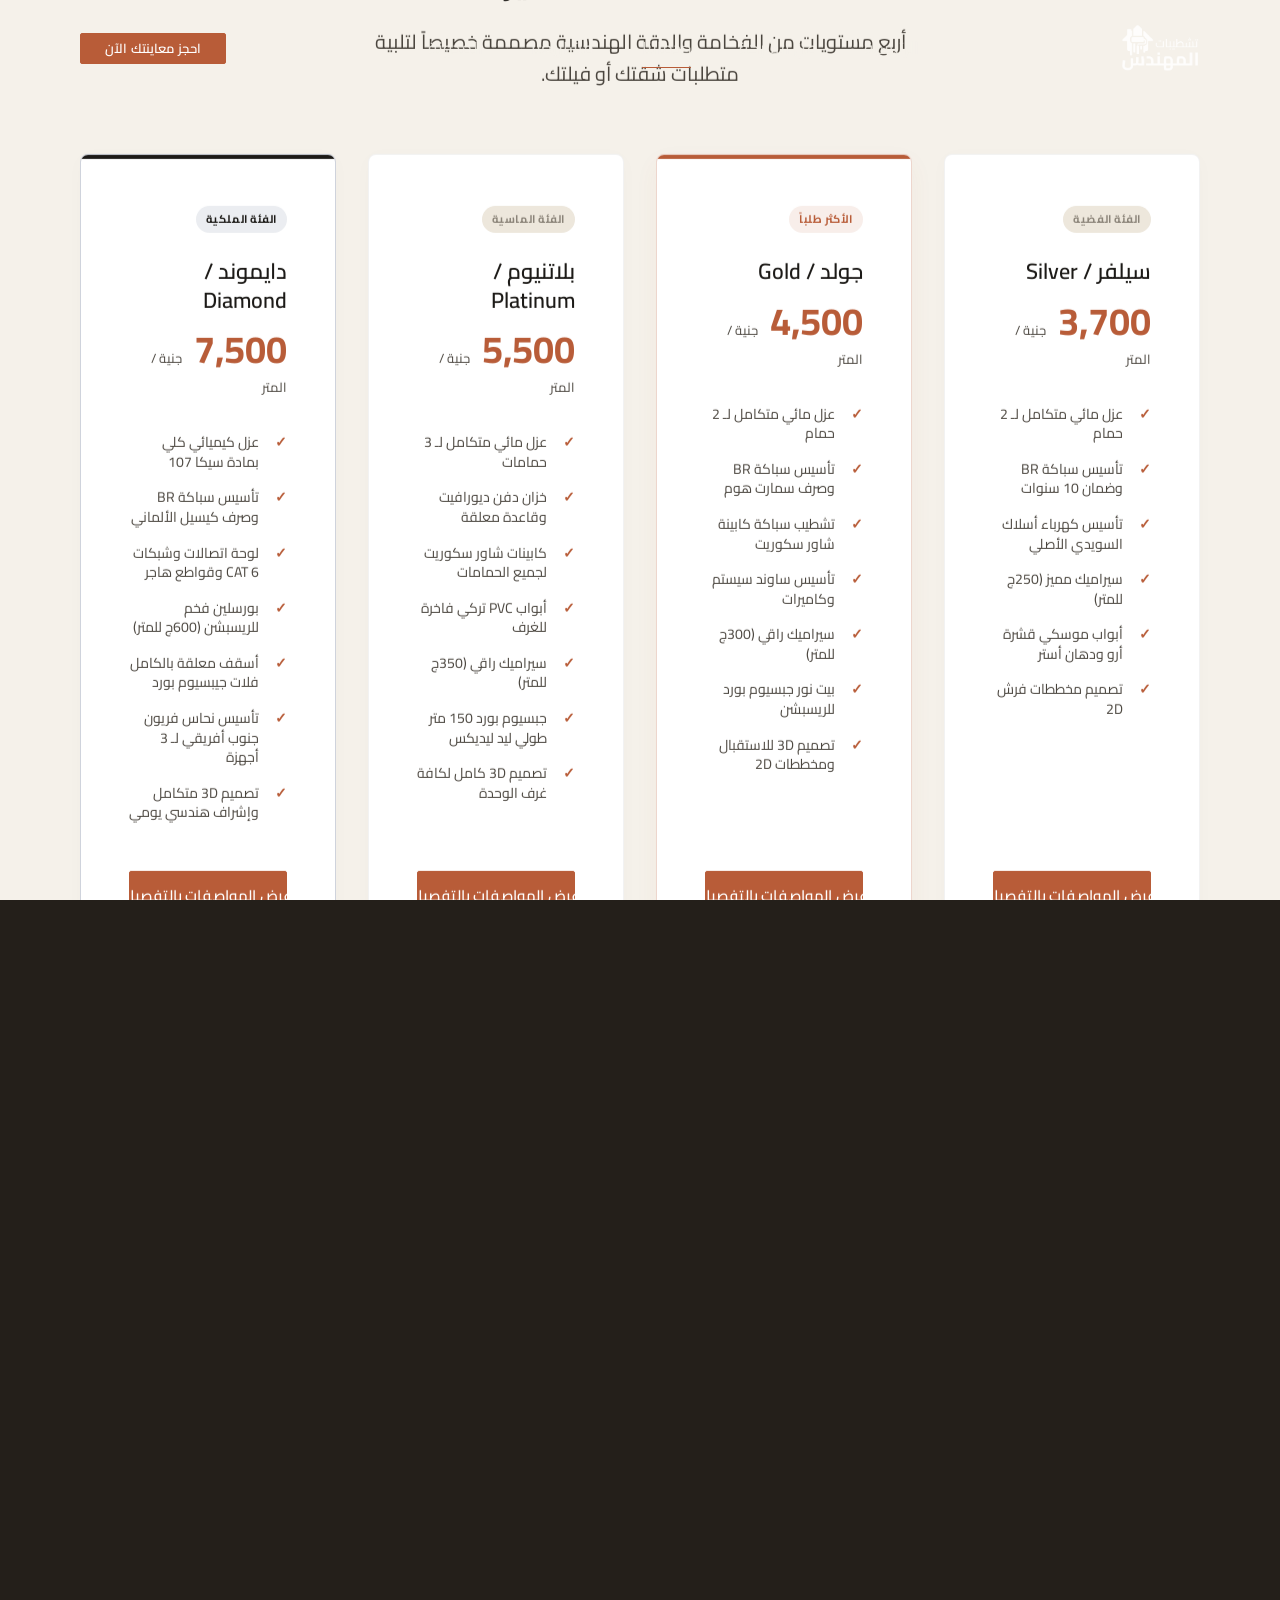
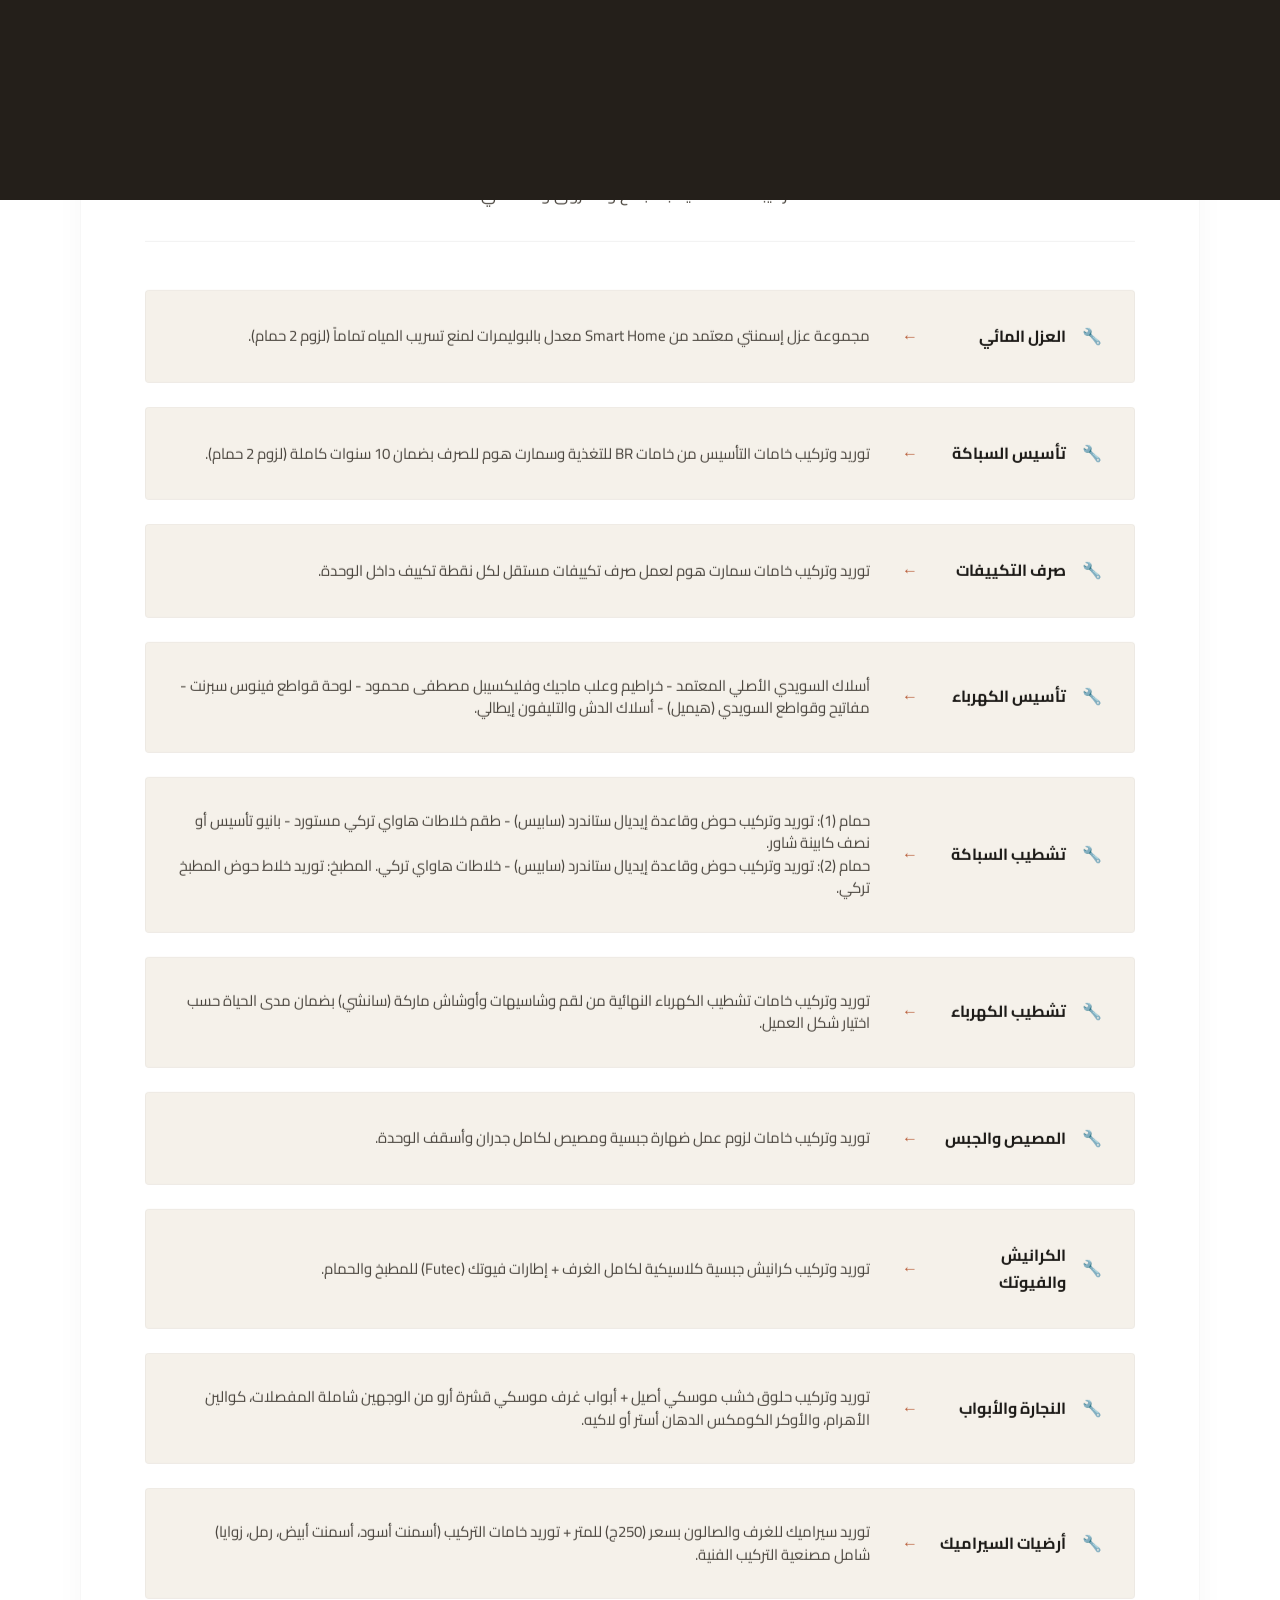
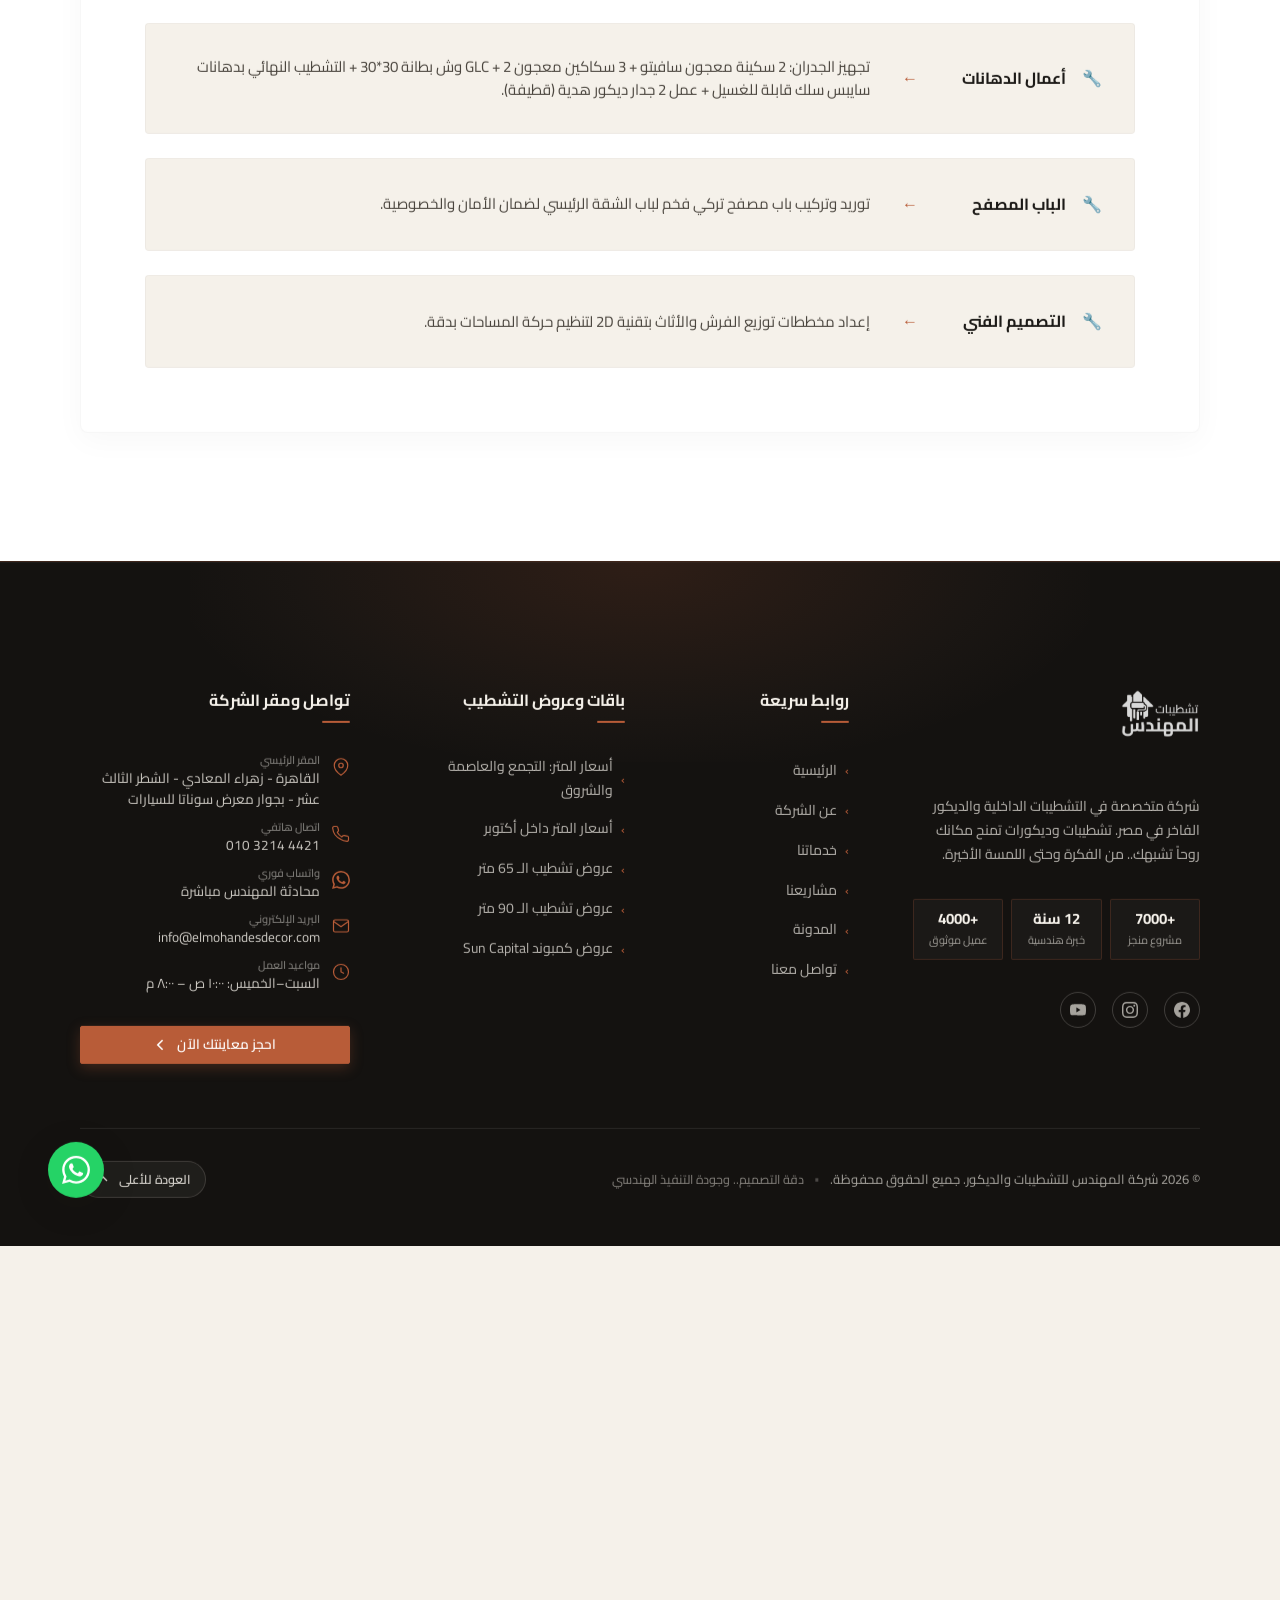
<file: lux.html>
<!doctype html>
<html lang="ar" dir="rtl">
  <head>
    <meta charset="UTF-8" />
    <meta name="viewport" content="width=device-width, initial-scale=1.0" />
    <title>
      عروض المتر في التجمعات والشروق والمعادي — المهندس للتشطيبات والديكور
    </title>
    <meta
      name="description"
      content="باقات وعروض تشطيب المتر الفاخرة داخل القاهرة الجديدة (التجمع الخامس)، الشروق، والمعادي بأعلى المواصفات الهندسية وأجود الخامات المعتمدة."
    />

    <!-- Open Graph -->
    <meta
      property="og:title"
      content="عروض المتر في التجمعات والشروق والمعادي — المهندس للتشطيبات والديكور"
    />
    <meta
      property="og:description"
      content="باقات تشطيب المتر الفاخرة المعتمدة هندسياً للتجمع والشروق والمعادي."
    />
    <meta property="og:type" content="website" />

    <!-- Google Fonts -->
    <link rel="preconnect" href="https://fonts.googleapis.com" />
    <link rel="preconnect" href="https://fonts.gstatic.com" crossorigin />
    <link
      href="https://fonts.googleapis.com/css2?family=Cairo:wght@300;400;500;600;700;800&family=Noto+Serif+Arabic:wght@400;600&display=swap"
      rel="stylesheet"
    />

    <!-- CSS -->
    <link rel="stylesheet" href="css/tokens.css" />
    <link rel="stylesheet" href="css/base.css" />
    <link rel="stylesheet" href="css/typography.css" />
    <link rel="stylesheet" href="css/layout.css" />
    <link rel="stylesheet" href="css/components.css" />
    <link rel="stylesheet" href="css/animations.css" />
    <link rel="stylesheet" href="css/pages/lux.css" />
  </head>
  <body>
    <!-- Skip Link -->
    <a href="#main-content" class="skip-link">الانتقال للمحتوى الرئيسي</a>

    <!-- Page Transition Overlay -->
    <div class="page-transition" aria-hidden="true"></div>

    <!-- ============================================
       HEADER
       ============================================ -->
    <header class="header" role="banner">
      <div class="header__inner">
        <!-- Logo -->
        <a
          href="index.html"
          class="header__logo"
          aria-label="المهندس للتشطيبات والديكور — الصفحة الرئيسية"
        >
          <img
            src="assets/images/logo.png"
            alt="شعار المهندس للتشطيبات والديكور"
            class="header__logo-img"
          />
        </a>

        <!-- Desktop Navigation -->
        <nav aria-label="القائمة الرئيسية">
          <ul class="nav__list">
            <li><a href="index.html" class="nav__link">الرئيسية</a></li>
            <li><a href="about.html" class="nav__link">عن الشركة</a></li>
            <li>
              <a href="services.html" class="nav__link is-active">خدماتنا</a>
            </li>
            <li><a href="projects.html" class="nav__link">مشاريعنا</a></li>
            <li><a href="blog.html" class="nav__link">المدونة</a></li>
          </ul>
        </nav>

        <!-- CTA + Mobile Toggle -->
        <div class="header__actions">
          <a href="contact.html" class="btn btn--primary btn--sm"
            >احجز معاينتك الآن</a>
          <button
            class="nav__toggle"
            aria-label="فتح القائمة"
            aria-expanded="false"
            aria-controls="nav-drawer"
          >
            <span></span>
            <span></span>
            <span></span>
          </button>
        </div>
      </div>

      <!-- Mobile Drawer -->
      <nav id="nav-drawer" class="nav__drawer" aria-label="قائمة الجوال">
        <a href="index.html" class="nav__link">الرئيسية</a>
        <a href="about.html" class="nav__link">عن الشركة</a>
        <a href="services.html" class="nav__link is-active">خدماتنا</a>
        <a href="projects.html" class="nav__link">مشاريعنا</a>
        <a href="blog.html" class="nav__link">المدونة</a>
        <a href="contact.html" class="btn btn--primary">احجز معاينتك الآن</a>
      </nav>
    </header>

    <!-- ============================================
       MAIN CONTENT
       ============================================ -->
    <div data-scroll-container>
      <main id="main-content">
        <!-- ==========================================
         SCENE 01 — HERO
         ========================================== -->
        <section
          class="hero hero--subpage"
          aria-label="مشهد الافتتاح"
          data-parallax-container
        >
          <div class="hero__bg-wrapper">
            <img
              src="assets/images/cta-bg.jpg"
              alt=""
              role="presentation"
              class="hero__bg"
              fetchpriority="high"
              decoding="async"
              data-parallax="0.12"
            />
            <div class="hero__overlay" aria-hidden="true"></div>
          </div>

          <div class="hero__content">
            <div class="hero__content-inner">
              <span class="hero__eyebrow hero-mask hero-seq--1">
                <span class="hero-mask__inner eyebrow"
                  >عروض التجمعات والشروق والمعادي</span
                >
              </span>
              <h1 class="hero__headline display-l">
                <span class="hero-mask hero-seq--2">
                  <span class="hero-mask__inner">باقات تشطيب المتر</span>
                </span>
                <span
                  class="hero-mask hero-seq--3"
                  style="
                    display: block;
                    color: var(--color-ivory);
                    margin-block-start: -10px;
                  "
                >
                  <span class="hero-mask__inner"
                    >فخامة سكنية متكاملة بضمان معتمد</span
                  >
                </span>
              </h1>
              <p class="hero__sub body-l hero-seq--4 reveal--fade reveal">
                تشطيب متكامل للوحدات السكنية والفيلات بمواصفات معمارية راقية
                وتصميمات هندسية ثلاثية الأبعاد تناسب تطلعاتك.
              </p>
            </div>
          </div>
        </section>

        <!-- Breadcrumb -->
        <nav class="breadcrumb-container" aria-label="مسار التنقل">
          <div class="container">
            <div class="breadcrumb">
              <span class="breadcrumb__item"
                ><a href="index.html" class="breadcrumb__link"
                  >الرئيسية</a
                ></span
              >
              <span class="breadcrumb__separator" aria-hidden="true">/</span>
              <span class="breadcrumb__item"
                ><a href="services.html" class="breadcrumb__link"
                  >خدماتنا</a
                ></span
              >
              <span class="breadcrumb__separator" aria-hidden="true">/</span>
              <span class="breadcrumb__item text-muted"
                >عروض التجمعات والشروق والمعادي</span
              >
            </div>
          </div>
        </nav>

        <!-- ==========================================
         SCENE 02 — OVERVIEW CARDS
         ========================================== -->
        <section
          class="section packages-overview-section"
          aria-labelledby="overview-heading"
        >
          <div class="container">
            <header class="section-header text-center">
              <span class="eyebrow">اختر باقتك</span>
              <h2 id="overview-heading" class="reveal">باقات تجمعات مميزة</h2>
              <p
                class="body-l reveal reveal--delay-1"
                style="margin-inline: auto"
              >
                أربع مستويات من الفخامة والدقة الهندسية مصممة خصيصاً لتلبية
                متطلبات شقتك أو فيلتك.
              </p>
            </header>

            <div class="grid grid-4 pricing-grid stagger-parent">
              <!-- Silver Card -->
              <div class="pricing-card reveal" data-package="silver">
                <div class="pricing-card__header">
                  <span class="pricing-card__badge">الفئة الفضية</span>
                  <h3 class="pricing-card__title">سيلفر / Silver</h3>
                  <div class="pricing-card__price">
                    <span class="price-val">3,700</span>
                    <span class="price-unit">جنية / المتر</span>
                  </div>
                </div>
                <div class="pricing-card__body">
                  <ul class="pricing-card__features">
                    <li>
                      <span class="icon">✓</span>عزل مائي متكامل لـ 2 حمام
                    </li>
                    <li>
                      <span class="icon">✓</span>تأسيس سباكة BR وضمان 10 سنوات
                    </li>
                    <li>
                      <span class="icon">✓</span>تأسيس كهرباء أسلاك السويدي
                      الأصلي
                    </li>
                    <li>
                      <span class="icon">✓</span>سيراميك مميز (250ج للمتر)
                    </li>
                    <li>
                      <span class="icon">✓</span>أبواب موسكي قشرة أرو ودهان أستر
                    </li>
                    <li><span class="icon">✓</span>تصميم مخططات فرش 2D</li>
                  </ul>
                </div>
                <div class="pricing-card__footer">
                  <button
                    class="btn btn--primary btn--full scroll-to-specs"
                    data-target="silver"
                  >
                    عرض المواصفات بالتفصيل
                  </button>
                  <a
                    href="https://wa.me/201010068145?text=مرحباً، أريد الاستفسار عن باقة سيلفر بالتجمعات بسعر 3700 جنية للمتر"
                    target="_blank"
                    rel="noopener noreferrer"
                    class="btn btn--whatsapp btn--full mt-2"
                    >احجز العرض الآن</a
                  >
                </div>
              </div>

              <!-- Gold Card -->
              <div
                class="pricing-card pricing-card--featured reveal"
                data-package="gold"
              >
                <div class="pricing-card__header">
                  <span class="pricing-card__badge">الأكثر طلباً</span>
                  <h3 class="pricing-card__title">جولد / Gold</h3>
                  <div class="pricing-card__price">
                    <span class="price-val">4,500</span>
                    <span class="price-unit">جنية / المتر</span>
                  </div>
                </div>
                <div class="pricing-card__body">
                  <ul class="pricing-card__features">
                    <li>
                      <span class="icon">✓</span>عزل مائي متكامل لـ 2 حمام
                    </li>
                    <li>
                      <span class="icon">✓</span>تأسيس سباكة BR وصرف سمارت هوم
                    </li>
                    <li>
                      <span class="icon">✓</span>تشطيب سباكة كابينة شاور سكوريت
                    </li>
                    <li>
                      <span class="icon">✓</span>تأسيس ساوند سيستم وكاميرات
                    </li>
                    <li>
                      <span class="icon">✓</span>سيراميك راقي (300ج للمتر)
                    </li>
                    <li>
                      <span class="icon">✓</span>بيت نور جبسيوم بورد للريسبشن
                    </li>
                    <li>
                      <span class="icon">✓</span>تصميم 3D للاستقبال ومخططات 2D
                    </li>
                  </ul>
                </div>
                <div class="pricing-card__footer">
                  <button
                    class="btn btn--primary btn--full scroll-to-specs"
                    data-target="gold"
                  >
                    عرض المواصفات بالتفصيل
                  </button>
                  <a
                    href="https://wa.me/201010068145?text=مرحباً، أريد الاستفسار عن باقة جولد بالتجمعات بسعر 4500 جنية للمتر"
                    target="_blank"
                    rel="noopener noreferrer"
                    class="btn btn--whatsapp btn--full mt-2"
                    >احجز العرض الآن</a
                  >
                </div>
              </div>

              <!-- Platinum Card -->
              <div class="pricing-card reveal" data-package="platinum">
                <div class="pricing-card__header">
                  <span class="pricing-card__badge">الفئة الماسية</span>
                  <h3 class="pricing-card__title">بلاتنيوم / Platinum</h3>
                  <div class="pricing-card__price">
                    <span class="price-val">5,500</span>
                    <span class="price-unit">جنية / المتر</span>
                  </div>
                </div>
                <div class="pricing-card__body">
                  <ul class="pricing-card__features">
                    <li>
                      <span class="icon">✓</span>عزل مائي متكامل لـ 3 حمامات
                    </li>
                    <li>
                      <span class="icon">✓</span>خزان دفن ديورافيت وقاعدة معلقة
                    </li>
                    <li>
                      <span class="icon">✓</span>كابينات شاور سكوريت لجميع
                      الحمامات
                    </li>
                    <li>
                      <span class="icon">✓</span>أبواب PVC تركي فاخرة للغرف
                    </li>
                    <li>
                      <span class="icon">✓</span>سيراميك راقي (350ج للمتر)
                    </li>
                    <li>
                      <span class="icon">✓</span>جبسيوم بورد 150 متر طولي ليد
                      ليديكس
                    </li>
                    <li>
                      <span class="icon">✓</span>تصميم 3D كامل لكافة غرف الوحدة
                    </li>
                  </ul>
                </div>
                <div class="pricing-card__footer">
                  <button
                    class="btn btn--primary btn--full scroll-to-specs"
                    data-target="platinum"
                  >
                    عرض المواصفات بالتفصيل
                  </button>
                  <a
                    href="https://wa.me/201010068145?text=مرحباً، أريد الاستفسار عن باقة بلاتنيوم بالتجمعات بسعر 5500 جنية للمتر"
                    target="_blank"
                    rel="noopener noreferrer"
                    class="btn btn--whatsapp btn--full mt-2"
                    >احجز العرض الآن</a
                  >
                </div>
              </div>

              <!-- Diamond Card -->
              <div
                class="pricing-card pricing-card--premium reveal"
                data-package="diamond"
              >
                <div class="pricing-card__header">
                  <span class="pricing-card__badge">الفئة الملكية</span>
                  <h3 class="pricing-card__title">دايموند / Diamond</h3>
                  <div class="pricing-card__price">
                    <span class="price-val">7,500</span>
                    <span class="price-unit">جنية / المتر</span>
                  </div>
                </div>
                <div class="pricing-card__body">
                  <ul class="pricing-card__features">
                    <li>
                      <span class="icon">✓</span>عزل كيميائي كلي بمادة سيكا 107
                    </li>
                    <li>
                      <span class="icon">✓</span>تأسيس سباكة BR وصرف كيسيل
                      الألماني
                    </li>
                    <li>
                      <span class="icon">✓</span>لوحة اتصالات وشبكات CAT 6
                      وقواطع هاجر
                    </li>
                    <li>
                      <span class="icon">✓</span>بورسلين فخم للريسبشن (600ج
                      للمتر)
                    </li>
                    <li>
                      <span class="icon">✓</span>أسقف معلقة بالكامل فلات جيبسيوم
                      بورد
                    </li>
                    <li>
                      <span class="icon">✓</span>تأسيس نحاس فريون جنوب أفريقي لـ
                      3 أجهزة
                    </li>
                    <li>
                      <span class="icon">✓</span>تصميم 3D متكامل وإشراف هندسي
                      يومي
                    </li>
                  </ul>
                </div>
                <div class="pricing-card__footer">
                  <button
                    class="btn btn--primary btn--full scroll-to-specs"
                    data-target="diamond"
                  >
                    عرض المواصفات بالتفصيل
                  </button>
                  <a
                    href="https://wa.me/201010068145?text=مرحباً، أريد الاستفسار عن باقة دايموند بالتجمعات بسعر 7500 جنية للمتر"
                    target="_blank"
                    rel="noopener noreferrer"
                    class="btn btn--whatsapp btn--full mt-2"
                    >احجز العرض الآن</a
                  >
                </div>
              </div>
            </div>
          </div>
        </section>

        <!-- ==========================================
         SCENE 03 — DETAILED SPECIFICATIONS TABS
         ========================================== -->
        <section
          id="specs-section"
          class="section bg-white"
          aria-labelledby="specs-heading"
        >
          <div class="container">
            <header class="section-header text-center">
              <span class="eyebrow">المقارنة التفصيلية</span>
              <h2 id="specs-heading" class="reveal">
                المواصفات الفنية لبنود التشطيب
              </h2>
              <p
                class="body-l reveal reveal--delay-1"
                style="margin-inline: auto"
              >
                انقر على أي باقة بالأسفل لمشاهدة التفاصيل الهندسية الدقيقة لكافة
                بنود الخامات والتركيب.
              </p>
            </header>

            <!-- Tabs controls -->
            <div class="specs-tabs reveal">
              <button
                class="spec-tab-btn is-active"
                data-tab="silver"
                aria-selected="true"
                role="tab"
              >
                سيلفر (3700 ج)
              </button>
              <button
                class="spec-tab-btn"
                data-tab="gold"
                aria-selected="false"
                role="tab"
              >
                جولد (4500 ج)
              </button>
              <button
                class="spec-tab-btn"
                data-tab="platinum"
                aria-selected="false"
                role="tab"
              >
                بلاتنيوم (5500 ج)
              </button>
              <button
                class="spec-tab-btn"
                data-tab="diamond"
                aria-selected="false"
                role="tab"
              >
                دايموند (7500 ج)
              </button>
            </div>

            <!-- Specifications content card -->
            <div
              id="spec-panel"
              class="spec-panel-content reveal reveal--delay-1"
            >
              <div class="spec-panel__header">
                <h3 id="active-package-title" class="spec-panel__title">
                  باقة سيلفر
                </h3>
                <p id="active-package-desc" class="spec-panel__subtitle">
                  مواصفات ممتازة ومثالية للبدء بأقل تكلفة للتشطيب المتكامل مع
                  ضمان جودة التركيبات الأساسية.
                </p>
              </div>

              <div id="specs-list-container" class="specs-list">
                <!-- Dynamic specifications items will be rendered by lux.js -->
              </div>
            </div>
          </div>
        </section>
      </main>

              <!-- ============================================
       FOOTER
       ============================================ -->
    <footer class="footer" role="contentinfo">
      <!-- Top Ambient Architectural Glow -->
      <div class="footer__ambient-glow" aria-hidden="true"></div>

      <div class="container">
        <div class="footer__grid">
          <!-- Column 1: Brand + Trust Metrics -->
          <div class="footer__col footer__col--brand">
            <a href="index.html" class="footer__logo" aria-label="المهندس للتشطيبات والديكور">
              <img
                src="assets/images/logo.png"
                alt="المهندس للتشطيبات والديكور"
                class="footer__logo-img"
                width="150"
                height="52"
              />
            </a>
            <p class="footer__desc">
              شركة متخصصة في التشطيبات الداخلية والديكور الفاخر في مصر. تشطيبات وديكورات تمنح مكانك روحاً تشبهك.. من الفكرة وحتى اللمسة الأخيرة.
            </p>

            <!-- Architectural Trust Metric Cards -->
            <div class="footer__trust-grid" aria-label="أرقام وإنجازات هندسية">
              <div class="footer__trust-card">
                <span class="footer__trust-val">+7000</span>
                <span class="footer__trust-lbl">مشروع منجز</span>
              </div>
              <div class="footer__trust-card">
                <span class="footer__trust-val">12 سنة</span>
                <span class="footer__trust-lbl">خبرة هندسية</span>
              </div>
              <div class="footer__trust-card">
                <span class="footer__trust-val">+4000</span>
                <span class="footer__trust-lbl">عميل موثوق</span>
              </div>
            </div>

            <div class="footer__social" aria-label="تابعنا على شبكات التواصل">
              <a
                href="https://www.facebook.com/Elmohandes.Decor"
                class="footer__social-link"
                aria-label="فيسبوك"
                target="_blank"
                rel="noopener noreferrer"
              >
                <svg viewBox="0 0 24 24" width="18" height="18" fill="currentColor">
                  <path
                    d="M24 12.073c0-6.627-5.373-12-12-12s-12 5.373-12 12c0 5.99 4.388 10.954 10.125 11.854v-8.385H7.078v-3.47h3.047V9.43c0-3.007 1.792-4.669 4.533-4.669 1.312 0 2.686.235 2.686.235v2.953H15.83c-1.491 0-1.956.925-1.956 1.874v2.25h3.328l-.532 3.47h-2.796v8.385C19.612 23.027 24 18.062 24 12.073z"
                  />
                </svg>
              </a>
              <a
                href="https://www.instagram.com/elmohandes.decor"
                class="footer__social-link"
                aria-label="إنستاغرام"
                target="_blank"
                rel="noopener noreferrer"
              >
                <svg viewBox="0 0 24 24" width="18" height="18" fill="currentColor">
                  <path
                    d="M12 2.163c3.204 0 3.584.012 4.85.07 3.252.148 4.771 1.691 4.919 4.919.058 1.265.069 1.645.069 4.849 0 3.205-.012 3.584-.069 4.849-.149 3.225-1.664 4.771-4.919 4.919-1.266.058-1.644.07-4.85.07-3.204 0-3.584-.012-4.849-.07-3.26-.149-4.771-1.699-4.919-4.92-.058-1.265-.07-1.644-.07-4.849 0-3.204.013-3.583.07-4.849.149-3.227 1.664-4.771 4.919-4.919 1.266-.057 1.645-.069 4.849-.069zm0-2.163c-3.259 0-3.667.014-4.947.072-4.358.2-6.78 2.618-6.98 6.98-.059 1.281-.073 1.689-.073 4.948 0 3.259.014 3.668.072 4.948.2 4.358 2.618 6.78 6.98 6.98 1.281.058 1.689.072 4.948.072 3.259 0 3.668-.014 4.948-.072 4.354-.2 6.782-2.618 6.979-6.98.059-1.28.073-1.689.073-4.948 0-3.259-.014-3.667-.072-4.947-.196-4.354-2.617-6.78-6.979-6.98-1.281-.059-1.69-.073-4.949-.073zm0 5.838c-3.403 0-6.162 2.759-6.162 6.162s2.759 6.163 6.162 6.163 6.162-2.759 6.162-6.163c0-3.403-2.759-6.162-6.162-6.162zm0 10.162c-2.209 0-4-1.79-4-4 0-2.209 1.791-4 4-4s4 1.791 4 4c0 2.21-1.791 4-4 4zm6.406-11.845c-.796 0-1.441.645-1.441 1.44s.645 1.44 1.441 1.44c.795 0 1.439-.645 1.439-1.44s-.644-1.44-1.439-1.44z"
                  />
                </svg>
              </a>
              <a
                href="https://www.youtube.com/@elmohandesdecor"
                class="footer__social-link"
                aria-label="يوتيوب"
                target="_blank"
                rel="noopener noreferrer"
              >
                <svg viewBox="0 0 24 24" width="18" height="18" fill="currentColor">
                  <path
                    d="M23.498 6.163a3.003 3.003 0 00-2.11-2.11C19.517 3.545 12 3.545 12 3.545s-7.517 0-9.388.508a3.003 3.003 0 00-2.11 2.11C0 8.033 0 12 0 12s0 3.967.502 5.837a3.003 3.003 0 002.11 2.11c1.871.508 9.388.508 9.388.508s7.517 0 9.388-.508a3.003 3.003 0 002.11-2.11C24 15.967 24 12 24 12s0-3.967-.502-5.837zM9.545 15.568V8.432L15.818 12l-6.273 3.568z"
                  />
                </svg>
              </a>
            </div>
          </div>

          <!-- Column 2: Quick Links -->
          <div class="footer__col">
            <h3 class="footer__heading">روابط سريعة</h3>
            <ul class="footer__links">
              <li><a href="index.html" class="footer__link"><span class="footer__link-bullet">›</span> الرئيسية</a></li>
              <li><a href="about.html" class="footer__link"><span class="footer__link-bullet">›</span> عن الشركة</a></li>
              <li><a href="services.html" class="footer__link"><span class="footer__link-bullet">›</span> خدماتنا</a></li>
              <li><a href="projects.html" class="footer__link"><span class="footer__link-bullet">›</span> مشاريعنا</a></li>
              <li><a href="blog.html" class="footer__link"><span class="footer__link-bullet">›</span> المدونة</a></li>
              <li><a href="contact.html" class="footer__link"><span class="footer__link-bullet">›</span> تواصل معنا</a></li>
            </ul>
          </div>

          <!-- Column 3: Finishing Packages & Offers -->
          <div class="footer__col">
            <h3 class="footer__heading">باقات وعروض التشطيب</h3>
            <ul class="footer__links">
              <li><a href="lux.html" class="footer__link"><span class="footer__link-bullet">›</span> أسعار المتر: التجمع والعاصمة والشروق</a></li>
              <li><a href="incorporation.html" class="footer__link"><span class="footer__link-bullet">›</span> أسعار المتر داخل أكتوبر</a></li>
              <li><a href="super-lux.html" class="footer__link"><span class="footer__link-bullet">›</span> عروض تشطيب الـ 65 متر</a></li>
              <li><a href="ultra-super-lux.html" class="footer__link"><span class="footer__link-bullet">›</span> عروض تشطيب الـ 90 متر</a></li>
              <li><a href="sun-capital.html" class="footer__link"><span class="footer__link-bullet">›</span> عروض كمبوند Sun Capital</a></li>
            </ul>
          </div>

          <!-- Column 4: Contact & Headquarters -->
          <div class="footer__col footer__col--contact">
            <h3 class="footer__heading">تواصل ومقر الشركة</h3>
            <div class="footer__contact-list">
              <div class="footer__contact-item footer__contact-item--address">
                <svg class="footer__contact-icon" viewBox="0 0 24 24" fill="none" stroke="currentColor" stroke-width="1.6" aria-hidden="true">
                  <path d="M21 10c0 7-9 13-9 13s-9-6-9-13a9 9 0 0118 0z"></path>
                  <circle cx="12" cy="10" r="3"></circle>
                </svg>
                <div class="footer__contact-text">
                  <span class="footer__contact-label">المقر الرئيسي</span>
                  <span>القاهرة - زهراء المعادي - الشطر الثالث عشر - بجوار معرض سوناتا للسيارات</span>
                </div>
              </div>

              <a href="tel:01032144421" class="footer__contact-item">
                <svg class="footer__contact-icon" viewBox="0 0 24 24" fill="none" stroke="currentColor" stroke-width="1.6" aria-hidden="true">
                  <path d="M22 16.92v3a2 2 0 01-2.18 2 19.79 19.79 0 01-8.63-3.07A19.5 19.5 0 013.95 13a19.79 19.79 0 01-3.07-8.67A2 2 0 012.85 2h3a2 2 0 012 1.72c.127.96.361 1.903.7 2.81a2 2 0 01-.45 2.11L7.09 9.91a16 16 0 006 6l1.27-1.27a2 2 0 012.11-.45c.907.339 1.85.573 2.81.7A2 2 0 0122 16.92z"/>
                </svg>
                <div class="footer__contact-text">
                  <span class="footer__contact-label">اتصال هاتفي</span>
                  <span dir="ltr">010 3214 4421</span>
                </div>
              </a>

              <a href="https://wa.me/201032144421?text=مرحباً، أريد الاستفسار عن باقات التشطيب وحجز معاينة" class="footer__contact-item" target="_blank" rel="noopener noreferrer">
                <svg class="footer__contact-icon" viewBox="0 0 24 24" fill="currentColor" aria-hidden="true">
                  <path d="M17.472 14.382c-.297-.149-1.758-.867-2.03-.967-.273-.099-.471-.148-.67.15-.197.297-.767.966-.94 1.164-.173.199-.347.223-.644.075-.297-.15-1.255-.463-2.39-1.475-.883-.788-1.48-1.761-1.653-2.059-.173-.297-.018-.458.13-.606.134-.133.298-.347.446-.52.149-.174.198-.298.298-.497.099-.198.05-.371-.025-.52-.075-.149-.669-1.612-.916-2.207-.242-.579-.487-.5-.669-.51-.173-.008-.371-.01-.57-.01-.198 0-.52.074-.792.372-.272.297-1.04 1.016-1.04 2.479 0 1.462 1.065 2.875 1.213 3.074.149.198 2.096 3.2 5.077 4.487.709.306 1.262.489 1.694.625.712.227 1.36.195 1.871.118.571-.085 1.758-.719 2.006-1.413.248-.694.248-1.289.173-1.413-.074-.124-.272-.198-.57-.347m-5.421 7.403h-.004a9.87 9.87 0 01-5.031-1.378l-.361-.214-3.741.982.998-3.648-.235-.374a9.86 9.86 0 01-1.51-5.26c.001-5.45 4.436-9.884 9.888-9.884 2.64 0 5.122 1.03 6.988 2.898a9.825 9.825 0 012.893 6.994c-.003 5.45-4.437 9.884-9.885 9.884m8.413-18.297A11.815 11.815 0 0012.05 0C5.495 0 .16 5.335.157 11.892c0 2.096.547 4.142 1.588 5.945L.057 24l6.305-1.654a11.882 11.882 0 005.683 1.448h.005c6.554 0 11.89-5.335 11.893-11.893a11.821 11.821 0 00-3.48-8.413z"/>
                </svg>
                <div class="footer__contact-text">
                  <span class="footer__contact-label">واتساب فوري</span>
                  <span>محادثة المهندس مباشرة</span>
                </div>
              </a>

              <a href="mailto:info@elmohandesdecor.com" class="footer__contact-item">
                <svg class="footer__contact-icon" viewBox="0 0 24 24" fill="none" stroke="currentColor" stroke-width="1.6" aria-hidden="true">
                  <path d="M4 4h16c1.1 0 2 .9 2 2v12c0 1.1-.9 2-2 2H4c-1.1 0-2-.9-2-2V6c0-1.1.9-2 2-2z"/>
                  <polyline points="22,6 12,13 2,6"/>
                </svg>
                <div class="footer__contact-text">
                  <span class="footer__contact-label">البريد الإلكتروني</span>
                  <span>info@elmohandesdecor.com</span>
                </div>
              </a>

              <div class="footer__contact-item footer__contact-item--static">
                <svg class="footer__contact-icon" viewBox="0 0 24 24" fill="none" stroke="currentColor" stroke-width="1.6" aria-hidden="true">
                  <circle cx="12" cy="12" r="10"/>
                  <polyline points="12 6 12 12 16 14"/>
                </svg>
                <div class="footer__contact-text">
                  <span class="footer__contact-label">مواعيد العمل</span>
                  <span>السبت–الخميس: ١٠:٠٠ ص – ٨:٠٠ م</span>
                </div>
              </div>
            </div>

            <div class="footer__cta-box">
              <a href="contact.html" class="btn btn--primary footer__cta-btn">
                <span>احجز معاينتك الآن</span>
                <svg viewBox="0 0 20 20" width="16" height="16" fill="none" stroke="currentColor" stroke-width="2" aria-hidden="true">
                  <path d="M12 4l-6 6 6 6" />
                </svg>
              </a>
            </div>
          </div>
        </div>
        <!-- /footer__grid -->

        <!-- Bottom Bar -->
        <div class="footer__bottom">
          <div class="footer__bottom-info">
            <p class="footer__copyright">
              &copy; <span id="current-year">2026</span> شركة المهندس للتشطيبات والديكور. جميع الحقوق محفوظة.
            </p>
            <span class="footer__bottom-divider">•</span>
            <span class="footer__bottom-tagline">دقة التصميم.. وجودة التنفيذ الهندسي</span>
          </div>

          <button type="button" class="footer__back-to-top" onclick="window.scrollTo({top:0,behavior:'smooth'});" aria-label="العودة لأعلى الصفحة">
            <span>العودة للأعلى</span>
            <svg viewBox="0 0 24 24" width="16" height="16" fill="none" stroke="currentColor" stroke-width="2" aria-hidden="true">
              <polyline points="18 15 12 9 6 15"></polyline>
            </svg>
          </button>
        </div>
      </div>
    </footer>
    <!-- /footer -->

    <!-- Floating WhatsApp -->
    <a
      href="https://wa.me/201032144421?text=مرحباً، أريد الاستفسار عن باقات التشطيب وحجز معاينة"
      class="whatsapp-float"
      target="_blank"
      rel="noopener noreferrer"
      aria-label="تواصل معنا على واتساب"
    >
      <svg viewBox="0 0 24 24" aria-hidden="true">
        <path
          d="M17.472 14.382c-.297-.149-1.758-.867-2.03-.967-.273-.099-.471-.148-.67.15-.197.297-.767.966-.94 1.164-.173.199-.347.223-.644.075-.297-.15-1.255-.463-2.39-1.475-.883-.788-1.48-1.761-1.653-2.059-.173-.297-.018-.458.13-.606.134-.133.298-.347.446-.52.149-.174.198-.298.298-.497.099-.198.05-.371-.025-.52-.075-.149-.669-1.612-.916-2.207-.242-.579-.487-.5-.669-.51-.173-.008-.371-.01-.57-.01-.198 0-.52.074-.792.372-.272.297-1.04 1.016-1.04 2.479 0 1.462 1.065 2.875 1.213 3.074.149.198 2.096 3.2 5.077 4.487.709.306 1.262.489 1.694.625.712.227 1.36.195 1.871.118.571-.085 1.758-.719 2.006-1.413.248-.694.248-1.289.173-1.413-.074-.124-.272-.198-.57-.347m-5.421 7.403h-.004a9.87 9.87 0 01-5.031-1.378l-.361-.214-3.741.982.998-3.648-.235-.374a9.86 9.86 0 01-1.51-5.26c.001-5.45 4.436-9.884 9.888-9.884 2.64 0 5.122 1.03 6.988 2.898a9.825 9.825 0 012.893 6.994c-.003 5.45-4.437 9.884-9.885 9.884m8.413-18.297A11.815 11.815 0 0012.05 0C5.495 0 .16 5.335.157 11.892c0 2.096.547 4.142 1.588 5.945L.057 24l6.305-1.654a11.882 11.882 0 005.683 1.448h.005c6.554 0 11.89-5.335 11.893-11.893a11.821 11.821 0 00-3.48-8.413z"
        />
      </svg>
    </a>

    <!-- Scripts -->
    <script src="js/main-v2.js" defer></script>
    <script src="js/animations.js" defer></script>
    <script src="js/form.js" defer></script>
    <script src="js/lux.js" defer></script>
  </body>
</html>
</file>
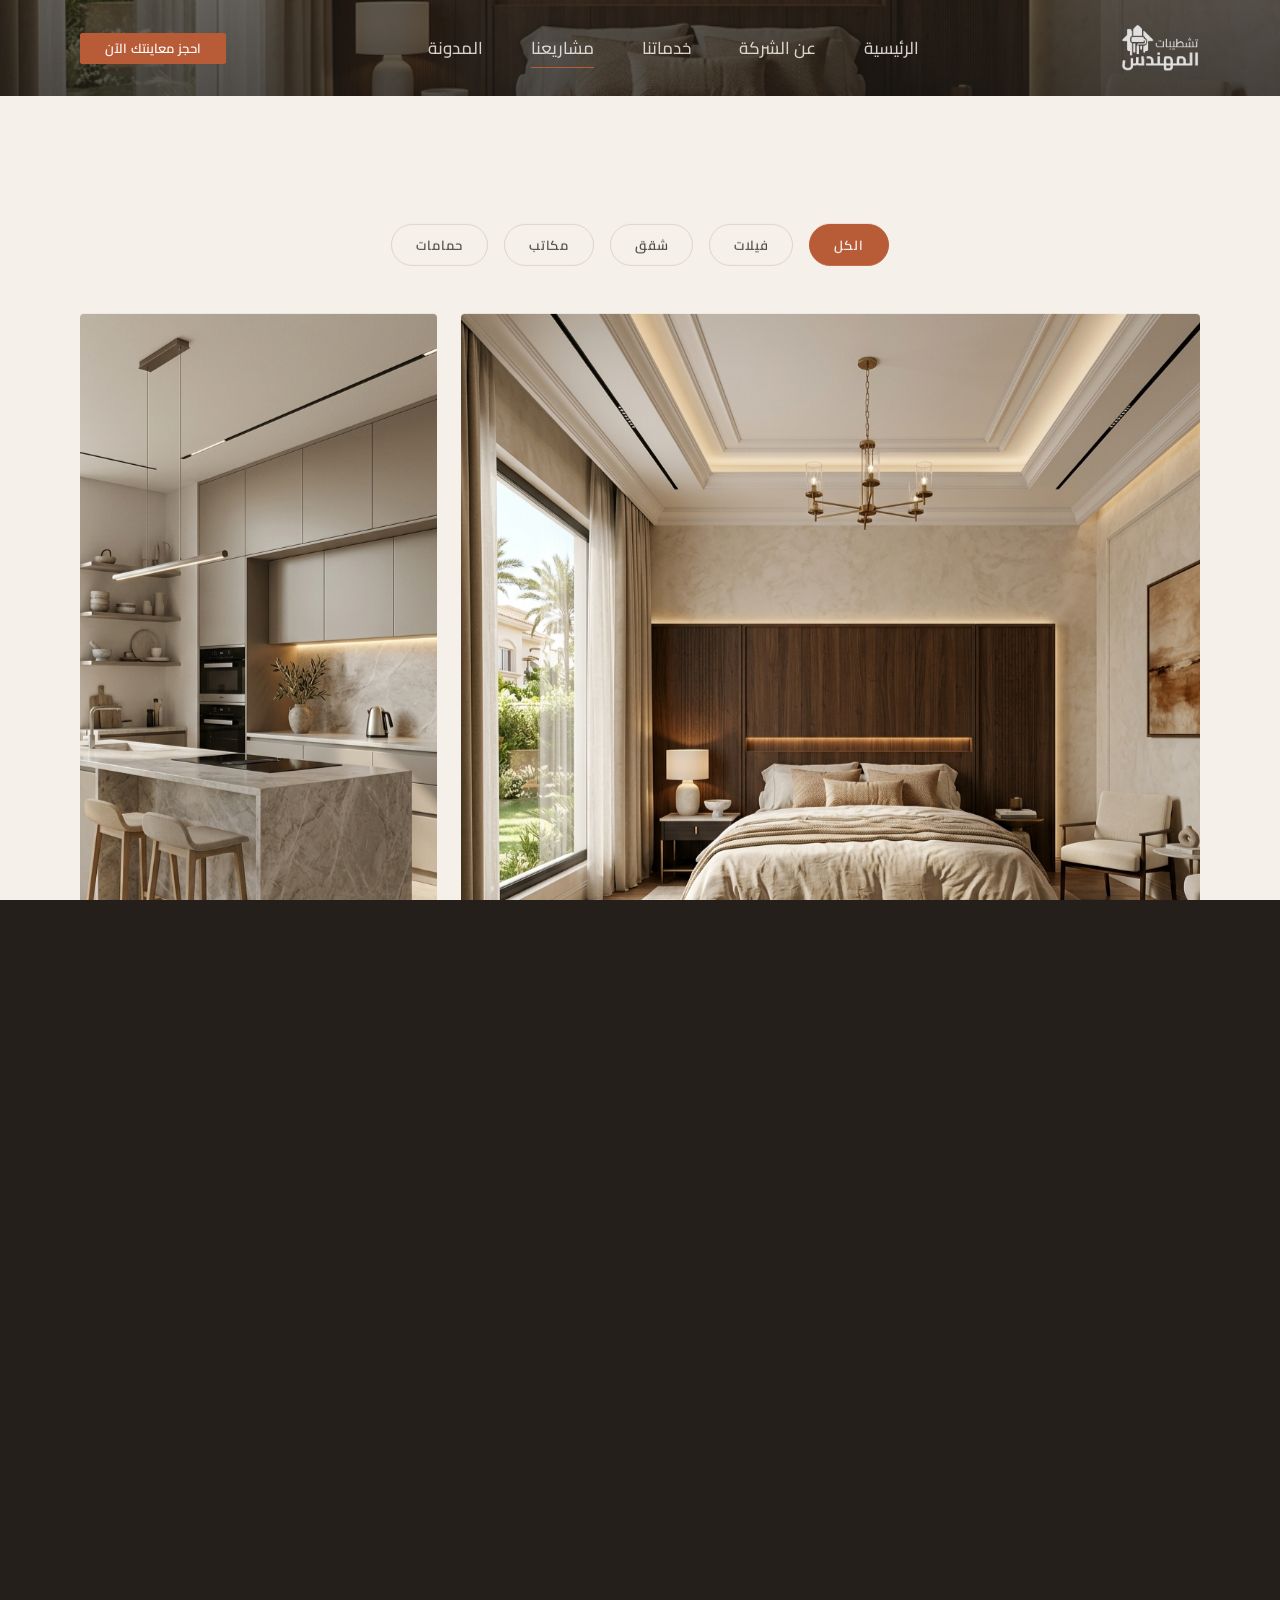
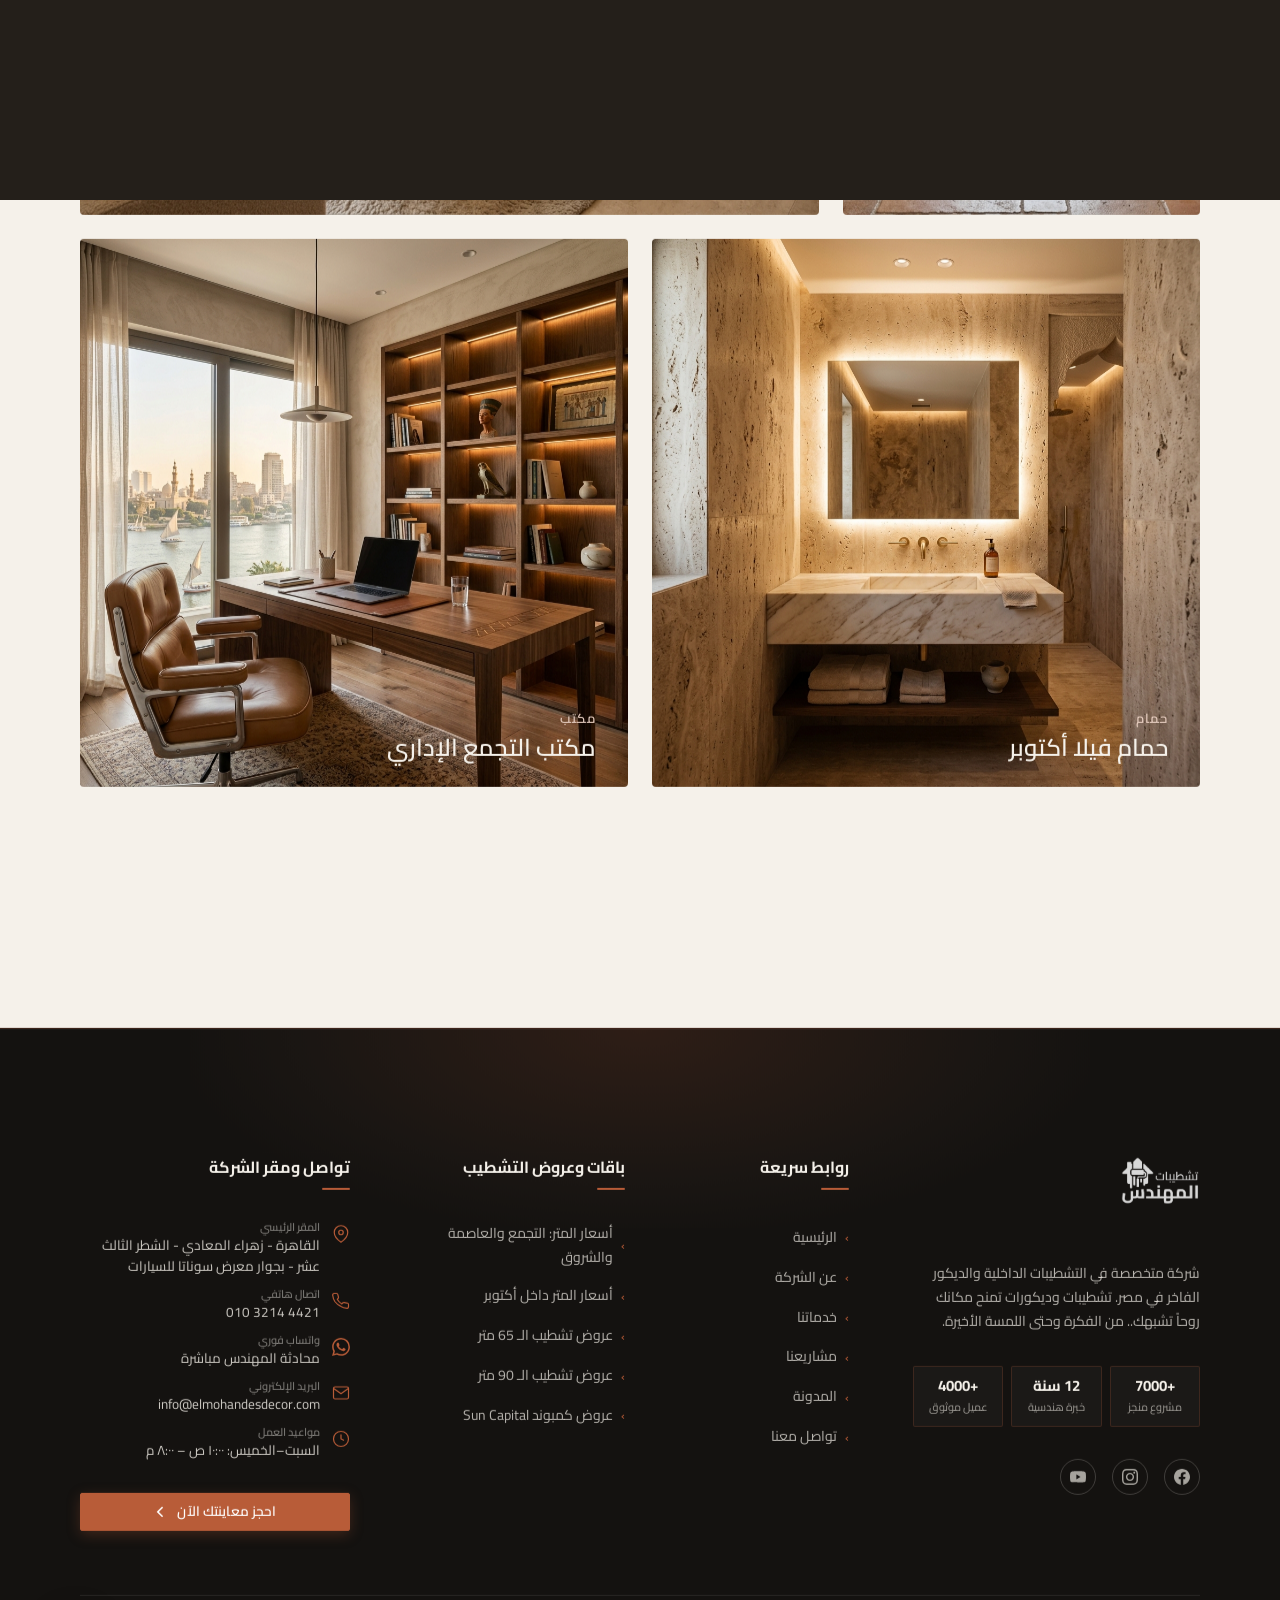
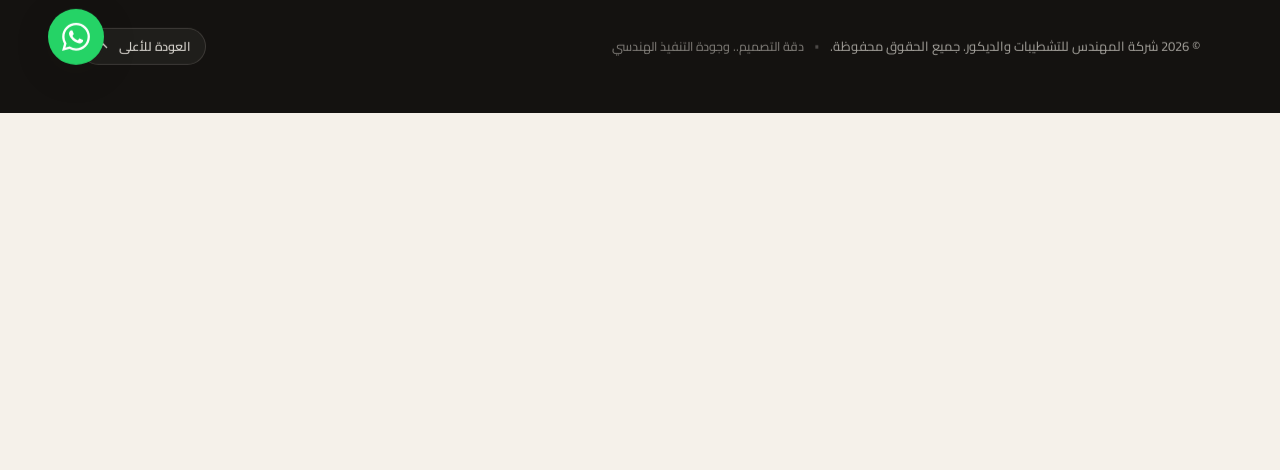
<file: projects.html>
<!doctype html>
<html lang="ar" dir="rtl">
  <head>
    <meta charset="UTF-8" />
    <meta name="viewport" content="width=device-width, initial-scale=1.0" />
    <title>مشاريع التشطيب والديكور — المهندس للتشطيبات</title>
    <meta
      name="description"
      content="استعرض أكثر من 7000 مشروع تشطيب وديكور منجز. فيلات، شقق، مكاتب، مشاريع تجارية في جميع أنحاء مصر."
    />

    <!-- Google Fonts -->
    <link rel="preconnect" href="https://fonts.googleapis.com" />
    <link rel="preconnect" href="https://fonts.gstatic.com" crossorigin />
    <link
      href="https://fonts.googleapis.com/css2?family=Cairo:wght@300;400;500;600;700;800&family=Noto+Serif+Arabic:wght@400;600&display=swap"
      rel="stylesheet"
    />

    <!-- CSS -->
    <link rel="stylesheet" href="css/tokens.css" />
    <link rel="stylesheet" href="css/base.css" />
    <link rel="stylesheet" href="css/typography.css" />
    <link rel="stylesheet" href="css/layout.css" />
    <link rel="stylesheet" href="css/components.css" />
    <link rel="stylesheet" href="css/animations.css" />
    <link rel="stylesheet" href="css/pages/projects.css" />
  </head>
  <body>
    <!-- Skip Link -->
    <a href="#main-content" class="skip-link">الانتقال للمحتوى الرئيسي</a>

    <!-- Page Transition Overlay -->
    <div class="page-transition" aria-hidden="true"></div>

    <!-- ============================================
       HEADER
       ============================================ -->
    <header class="header" role="banner">
      <div class="header__inner">
        <!-- Logo -->
        <a
          href="index.html"
          class="header__logo"
          aria-label="المهندس للتشطيبات والديكور — الصفحة الرئيسية"
        >
          <img
            src="assets/images/logo.png"
            alt="شعار المهندس للتشطيبات والديكور"
            class="header__logo-img"
          />
        </a>

        <!-- Desktop Navigation -->
        <nav aria-label="القائمة الرئيسية">
          <ul class="nav__list">
            <li><a href="index.html" class="nav__link">الرئيسية</a></li>
            <li><a href="about.html" class="nav__link">عن الشركة</a></li>
            <li><a href="services.html" class="nav__link">خدماتنا</a></li>
            <li>
              <a href="projects.html" class="nav__link is-active">مشاريعنا</a>
            </li>
            <li><a href="blog.html" class="nav__link">المدونة</a></li>
          </ul>
        </nav>

        <!-- CTA + Mobile Toggle -->
        <div class="header__actions">
          <a href="contact.html" class="btn btn--primary btn--sm"
            >احجز معاينتك الآن</a>
          <button
            class="nav__toggle"
            aria-label="فتح القائمة"
            aria-expanded="false"
            aria-controls="nav-drawer"
          >
            <span></span>
            <span></span>
            <span></span>
          </button>
        </div>
      </div>

      <!-- Mobile Drawer -->
      <nav id="nav-drawer" class="nav__drawer" aria-label="قائمة الجوال">
        <a href="index.html" class="nav__link">الرئيسية</a>
        <a href="about.html" class="nav__link">عن الشركة</a>
        <a href="services.html" class="nav__link">خدماتنا</a>
        <a href="projects.html" class="nav__link is-active">مشاريعنا</a>
        <a href="blog.html" class="nav__link">المدونة</a>
        <a href="contact.html" class="btn btn--primary">احجز معاينتك الآن</a>
      </nav>
    </header>

    <!-- ============================================
       MAIN CONTENT
       ============================================ -->
    <div data-scroll-container>
      <main id="main-content">
        <!-- ==========================================
         SCENE 01 — HERO
         ========================================== -->
        <section
          class="hero hero--subpage"
          aria-label="مشهد الافتتاح"
          data-parallax-container
        >
          <div class="hero__bg-wrapper">
            <img
              src="assets/images/project-1.jpg"
              alt=""
              role="presentation"
              class="hero__bg"
              fetchpriority="high"
              decoding="async"
              data-parallax="0.12"
            />
            <div class="hero__overlay" aria-hidden="true"></div>
          </div>

          <div class="hero__content">
            <div class="hero__content-inner">
              <span class="hero__eyebrow hero-mask hero-seq--1">
                <span class="hero-mask__inner eyebrow">معرض الأعمال</span>
              </span>
              <h1 class="hero__headline display-l hero-mask hero-seq--2">
                <span class="hero-mask__inner">مشاريعنا المميزة</span>
              </h1>
              <p class="hero__sub body-l hero-seq--4 reveal--fade reveal">
                كل مساحة صممناها أو شطبناها هي شاهد حي على التزامنا بأعلى معايير
                الإتقان والفخامة.
              </p>
            </div>
          </div>
        </section>

        <!-- ==========================================
         SCENE 02 — FILTER BAR & PROJECTS GRID
         ========================================== -->
        <section
          class="section projects-section"
          aria-label="استعراض وتصفية المشاريع"
        >
          <div class="container">
            <!-- Filter Bar -->
            <div class="projects-filter reveal">
              <div
                class="filter-bar"
                role="tablist"
                aria-label="تصفية فئات المشاريع"
              >
                <button
                  class="filter-pill is-active"
                  role="tab"
                  aria-selected="true"
                  data-filter="all"
                >
                  الكل
                </button>
                <button
                  class="filter-pill"
                  role="tab"
                  aria-selected="false"
                  data-filter="villa"
                >
                  فيلات
                </button>
                <button
                  class="filter-pill"
                  role="tab"
                  aria-selected="false"
                  data-filter="apartment"
                >
                  شقق
                </button>
                <button
                  class="filter-pill"
                  role="tab"
                  aria-selected="false"
                  data-filter="office"
                >
                  مكاتب
                </button>
                <button
                  class="filter-pill"
                  role="tab"
                  aria-selected="false"
                  data-filter="bathroom"
                >
                  حمامات
                </button>
              </div>
            </div>

            <!-- Asymmetric Grid -->
            <div
              class="projects-grid stagger-parent"
              style="margin-block-start: var(--space-5)"
            >
              <!-- Project 1 (Villa) -->
              <article
                class="project-card filter-item image-reveal reveal"
                data-category="villa"
                aria-labelledby="proj-1-title"
              >
                <a href="project-single.html" class="w-full h-full block">
                  <img
                    src="assets/images/project-1.jpg"
                    alt="غرفة نوم فيلا فاخرة — تشطيب راقٍ بألوان محايدة دافئة"
                    loading="lazy"
                    decoding="async"
                    class="project-card__image"
                  />
                  <div class="project-card__overlay" aria-hidden="true"></div>
                  <div class="project-card__info">
                    <span class="project-card__category">فيلا</span>
                    <h3 id="proj-1-title" class="project-card__title">
                      فيلا القاهرة الجديدة
                    </h3>
                  </div>
                </a>
              </article>

              <!-- Project 2 (Apartment) -->
              <article
                class="project-card filter-item image-reveal reveal reveal--delay-1"
                data-category="apartment"
                aria-labelledby="proj-2-title"
              >
                <a href="project-single.html" class="w-full h-full block">
                  <img
                    src="assets/images/project-2.jpg"
                    alt="مطبخ فاخر بطراز حديث — سطح رخامي وأدراج داكنة راقية"
                    loading="lazy"
                    decoding="async"
                    class="project-card__image"
                  />
                  <div class="project-card__overlay" aria-hidden="true"></div>
                  <div class="project-card__info">
                    <span class="project-card__category">شقة</span>
                    <h3 id="proj-2-title" class="project-card__title">
                      شقة المعادي الراقية
                    </h3>
                  </div>
                </a>
              </article>

              <!-- Project 3 (Villa) -->
              <article
                class="project-card filter-item image-reveal reveal reveal--delay-2"
                data-category="villa"
                aria-labelledby="proj-3-title"
              >
                <a href="project-single.html" class="w-full h-full block">
                  <img
                    src="assets/images/project-3.jpg"
                    alt="مدخل فيلا بسقف مرتفع وإضاءة معمارية مميزة"
                    loading="lazy"
                    decoding="async"
                    class="project-card__image"
                  />
                  <div class="project-card__overlay" aria-hidden="true"></div>
                  <div class="project-card__info">
                    <span class="project-card__category">فيلا</span>
                    <h3 id="proj-3-title" class="project-card__title">
                      فيلا الشيخ زايد
                    </h3>
                  </div>
                </a>
              </article>

              <!-- Project 4 (Apartment) -->
              <article
                class="project-card filter-item image-reveal reveal"
                data-category="apartment"
                aria-labelledby="proj-4-title"
              >
                <a href="project-single.html" class="w-full h-full block">
                  <img
                    src="assets/images/project-4.jpg"
                    alt="غرفة معيشة وطعام مفتوحة لشقة حديثة"
                    loading="lazy"
                    decoding="async"
                    class="project-card__image"
                  />
                  <div class="project-card__overlay" aria-hidden="true"></div>
                  <div class="project-card__info">
                    <span class="project-card__category">شقة</span>
                    <h3 id="proj-4-title" class="project-card__title">
                      شقة هليوبوليس
                    </h3>
                  </div>
                </a>
              </article>

              <!-- Project 5 (Bathroom) -->
              <article
                class="project-card filter-item image-reveal reveal reveal--delay-1"
                data-category="bathroom"
                aria-labelledby="proj-5-title"
              >
                <a href="project-single.html" class="w-full h-full block">
                  <img
                    src="assets/images/project-5.jpg"
                    alt="حمام فاخر بتشطيبات من الحجر الجيري والرخام عالي الجودة"
                    loading="lazy"
                    decoding="async"
                    class="project-card__image"
                  />
                  <div class="project-card__overlay" aria-hidden="true"></div>
                  <div class="project-card__info">
                    <span class="project-card__category">حمام</span>
                    <h3 id="proj-5-title" class="project-card__title">
                      حمام فيلا أكتوبر
                    </h3>
                  </div>
                </a>
              </article>

              <!-- Project 6 (Office) -->
              <article
                class="project-card filter-item image-reveal reveal reveal--delay-2"
                data-category="office"
                aria-labelledby="proj-6-title"
              >
                <a href="project-single.html" class="w-full h-full block">
                  <img
                    src="assets/images/project-6.jpg"
                    alt="غرفة عمل ومكتب دراسة بتصميم خشبي ناعم ودافئ"
                    loading="lazy"
                    decoding="async"
                    class="project-card__image"
                  />
                  <div class="project-card__overlay" aria-hidden="true"></div>
                  <div class="project-card__info">
                    <span class="project-card__category">مكتب</span>
                    <h3 id="proj-6-title" class="project-card__title">
                      مكتب التجمع الإداري
                    </h3>
                  </div>
                </a>
              </article>
            </div>
            <!-- /projects-grid -->

            <!-- Load More -->
            <div
              class="projects-load-more text-center reveal"
              style="margin-block-start: var(--space-6)"
            >
              <button id="load-more-btn" class="btn btn--secondary">
                عرض المزيد من المشاريع
              </button>
            </div>
          </div>
        </section>
      </main>

              <!-- ============================================
       FOOTER
       ============================================ -->
    <footer class="footer" role="contentinfo">
      <!-- Top Ambient Architectural Glow -->
      <div class="footer__ambient-glow" aria-hidden="true"></div>

      <div class="container">
        <div class="footer__grid">
          <!-- Column 1: Brand + Trust Metrics -->
          <div class="footer__col footer__col--brand">
            <a href="index.html" class="footer__logo" aria-label="المهندس للتشطيبات والديكور">
              <img
                src="assets/images/logo.png"
                alt="المهندس للتشطيبات والديكور"
                class="footer__logo-img"
                width="150"
                height="52"
              />
            </a>
            <p class="footer__desc">
              شركة متخصصة في التشطيبات الداخلية والديكور الفاخر في مصر. تشطيبات وديكورات تمنح مكانك روحاً تشبهك.. من الفكرة وحتى اللمسة الأخيرة.
            </p>

            <!-- Architectural Trust Metric Cards -->
            <div class="footer__trust-grid" aria-label="أرقام وإنجازات هندسية">
              <div class="footer__trust-card">
                <span class="footer__trust-val">+7000</span>
                <span class="footer__trust-lbl">مشروع منجز</span>
              </div>
              <div class="footer__trust-card">
                <span class="footer__trust-val">12 سنة</span>
                <span class="footer__trust-lbl">خبرة هندسية</span>
              </div>
              <div class="footer__trust-card">
                <span class="footer__trust-val">+4000</span>
                <span class="footer__trust-lbl">عميل موثوق</span>
              </div>
            </div>

            <div class="footer__social" aria-label="تابعنا على شبكات التواصل">
              <a
                href="https://www.facebook.com/Elmohandes.Decor"
                class="footer__social-link"
                aria-label="فيسبوك"
                target="_blank"
                rel="noopener noreferrer"
              >
                <svg viewBox="0 0 24 24" width="18" height="18" fill="currentColor">
                  <path
                    d="M24 12.073c0-6.627-5.373-12-12-12s-12 5.373-12 12c0 5.99 4.388 10.954 10.125 11.854v-8.385H7.078v-3.47h3.047V9.43c0-3.007 1.792-4.669 4.533-4.669 1.312 0 2.686.235 2.686.235v2.953H15.83c-1.491 0-1.956.925-1.956 1.874v2.25h3.328l-.532 3.47h-2.796v8.385C19.612 23.027 24 18.062 24 12.073z"
                  />
                </svg>
              </a>
              <a
                href="https://www.instagram.com/elmohandes.decor"
                class="footer__social-link"
                aria-label="إنستاغرام"
                target="_blank"
                rel="noopener noreferrer"
              >
                <svg viewBox="0 0 24 24" width="18" height="18" fill="currentColor">
                  <path
                    d="M12 2.163c3.204 0 3.584.012 4.85.07 3.252.148 4.771 1.691 4.919 4.919.058 1.265.069 1.645.069 4.849 0 3.205-.012 3.584-.069 4.849-.149 3.225-1.664 4.771-4.919 4.919-1.266.058-1.644.07-4.85.07-3.204 0-3.584-.012-4.849-.07-3.26-.149-4.771-1.699-4.919-4.92-.058-1.265-.07-1.644-.07-4.849 0-3.204.013-3.583.07-4.849.149-3.227 1.664-4.771 4.919-4.919 1.266-.057 1.645-.069 4.849-.069zm0-2.163c-3.259 0-3.667.014-4.947.072-4.358.2-6.78 2.618-6.98 6.98-.059 1.281-.073 1.689-.073 4.948 0 3.259.014 3.668.072 4.948.2 4.358 2.618 6.78 6.98 6.98 1.281.058 1.689.072 4.948.072 3.259 0 3.668-.014 4.948-.072 4.354-.2 6.782-2.618 6.979-6.98.059-1.28.073-1.689.073-4.948 0-3.259-.014-3.667-.072-4.947-.196-4.354-2.617-6.78-6.979-6.98-1.281-.059-1.69-.073-4.949-.073zm0 5.838c-3.403 0-6.162 2.759-6.162 6.162s2.759 6.163 6.162 6.163 6.162-2.759 6.162-6.163c0-3.403-2.759-6.162-6.162-6.162zm0 10.162c-2.209 0-4-1.79-4-4 0-2.209 1.791-4 4-4s4 1.791 4 4c0 2.21-1.791 4-4 4zm6.406-11.845c-.796 0-1.441.645-1.441 1.44s.645 1.44 1.441 1.44c.795 0 1.439-.645 1.439-1.44s-.644-1.44-1.439-1.44z"
                  />
                </svg>
              </a>
              <a
                href="https://www.youtube.com/@elmohandesdecor"
                class="footer__social-link"
                aria-label="يوتيوب"
                target="_blank"
                rel="noopener noreferrer"
              >
                <svg viewBox="0 0 24 24" width="18" height="18" fill="currentColor">
                  <path
                    d="M23.498 6.163a3.003 3.003 0 00-2.11-2.11C19.517 3.545 12 3.545 12 3.545s-7.517 0-9.388.508a3.003 3.003 0 00-2.11 2.11C0 8.033 0 12 0 12s0 3.967.502 5.837a3.003 3.003 0 002.11 2.11c1.871.508 9.388.508 9.388.508s7.517 0 9.388-.508a3.003 3.003 0 002.11-2.11C24 15.967 24 12 24 12s0-3.967-.502-5.837zM9.545 15.568V8.432L15.818 12l-6.273 3.568z"
                  />
                </svg>
              </a>
            </div>
          </div>

          <!-- Column 2: Quick Links -->
          <div class="footer__col">
            <h3 class="footer__heading">روابط سريعة</h3>
            <ul class="footer__links">
              <li><a href="index.html" class="footer__link"><span class="footer__link-bullet">›</span> الرئيسية</a></li>
              <li><a href="about.html" class="footer__link"><span class="footer__link-bullet">›</span> عن الشركة</a></li>
              <li><a href="services.html" class="footer__link"><span class="footer__link-bullet">›</span> خدماتنا</a></li>
              <li><a href="projects.html" class="footer__link"><span class="footer__link-bullet">›</span> مشاريعنا</a></li>
              <li><a href="blog.html" class="footer__link"><span class="footer__link-bullet">›</span> المدونة</a></li>
              <li><a href="contact.html" class="footer__link"><span class="footer__link-bullet">›</span> تواصل معنا</a></li>
            </ul>
          </div>

          <!-- Column 3: Finishing Packages & Offers -->
          <div class="footer__col">
            <h3 class="footer__heading">باقات وعروض التشطيب</h3>
            <ul class="footer__links">
              <li><a href="lux.html" class="footer__link"><span class="footer__link-bullet">›</span> أسعار المتر: التجمع والعاصمة والشروق</a></li>
              <li><a href="incorporation.html" class="footer__link"><span class="footer__link-bullet">›</span> أسعار المتر داخل أكتوبر</a></li>
              <li><a href="super-lux.html" class="footer__link"><span class="footer__link-bullet">›</span> عروض تشطيب الـ 65 متر</a></li>
              <li><a href="ultra-super-lux.html" class="footer__link"><span class="footer__link-bullet">›</span> عروض تشطيب الـ 90 متر</a></li>
              <li><a href="sun-capital.html" class="footer__link"><span class="footer__link-bullet">›</span> عروض كمبوند Sun Capital</a></li>
            </ul>
          </div>

          <!-- Column 4: Contact & Headquarters -->
          <div class="footer__col footer__col--contact">
            <h3 class="footer__heading">تواصل ومقر الشركة</h3>
            <div class="footer__contact-list">
              <div class="footer__contact-item footer__contact-item--address">
                <svg class="footer__contact-icon" viewBox="0 0 24 24" fill="none" stroke="currentColor" stroke-width="1.6" aria-hidden="true">
                  <path d="M21 10c0 7-9 13-9 13s-9-6-9-13a9 9 0 0118 0z"></path>
                  <circle cx="12" cy="10" r="3"></circle>
                </svg>
                <div class="footer__contact-text">
                  <span class="footer__contact-label">المقر الرئيسي</span>
                  <span>القاهرة - زهراء المعادي - الشطر الثالث عشر - بجوار معرض سوناتا للسيارات</span>
                </div>
              </div>

              <a href="tel:01032144421" class="footer__contact-item">
                <svg class="footer__contact-icon" viewBox="0 0 24 24" fill="none" stroke="currentColor" stroke-width="1.6" aria-hidden="true">
                  <path d="M22 16.92v3a2 2 0 01-2.18 2 19.79 19.79 0 01-8.63-3.07A19.5 19.5 0 013.95 13a19.79 19.79 0 01-3.07-8.67A2 2 0 012.85 2h3a2 2 0 012 1.72c.127.96.361 1.903.7 2.81a2 2 0 01-.45 2.11L7.09 9.91a16 16 0 006 6l1.27-1.27a2 2 0 012.11-.45c.907.339 1.85.573 2.81.7A2 2 0 0122 16.92z"/>
                </svg>
                <div class="footer__contact-text">
                  <span class="footer__contact-label">اتصال هاتفي</span>
                  <span dir="ltr">010 3214 4421</span>
                </div>
              </a>

              <a href="https://wa.me/201032144421?text=مرحباً، أريد الاستفسار عن باقات التشطيب وحجز معاينة" class="footer__contact-item" target="_blank" rel="noopener noreferrer">
                <svg class="footer__contact-icon" viewBox="0 0 24 24" fill="currentColor" aria-hidden="true">
                  <path d="M17.472 14.382c-.297-.149-1.758-.867-2.03-.967-.273-.099-.471-.148-.67.15-.197.297-.767.966-.94 1.164-.173.199-.347.223-.644.075-.297-.15-1.255-.463-2.39-1.475-.883-.788-1.48-1.761-1.653-2.059-.173-.297-.018-.458.13-.606.134-.133.298-.347.446-.52.149-.174.198-.298.298-.497.099-.198.05-.371-.025-.52-.075-.149-.669-1.612-.916-2.207-.242-.579-.487-.5-.669-.51-.173-.008-.371-.01-.57-.01-.198 0-.52.074-.792.372-.272.297-1.04 1.016-1.04 2.479 0 1.462 1.065 2.875 1.213 3.074.149.198 2.096 3.2 5.077 4.487.709.306 1.262.489 1.694.625.712.227 1.36.195 1.871.118.571-.085 1.758-.719 2.006-1.413.248-.694.248-1.289.173-1.413-.074-.124-.272-.198-.57-.347m-5.421 7.403h-.004a9.87 9.87 0 01-5.031-1.378l-.361-.214-3.741.982.998-3.648-.235-.374a9.86 9.86 0 01-1.51-5.26c.001-5.45 4.436-9.884 9.888-9.884 2.64 0 5.122 1.03 6.988 2.898a9.825 9.825 0 012.893 6.994c-.003 5.45-4.437 9.884-9.885 9.884m8.413-18.297A11.815 11.815 0 0012.05 0C5.495 0 .16 5.335.157 11.892c0 2.096.547 4.142 1.588 5.945L.057 24l6.305-1.654a11.882 11.882 0 005.683 1.448h.005c6.554 0 11.89-5.335 11.893-11.893a11.821 11.821 0 00-3.48-8.413z"/>
                </svg>
                <div class="footer__contact-text">
                  <span class="footer__contact-label">واتساب فوري</span>
                  <span>محادثة المهندس مباشرة</span>
                </div>
              </a>

              <a href="mailto:info@elmohandesdecor.com" class="footer__contact-item">
                <svg class="footer__contact-icon" viewBox="0 0 24 24" fill="none" stroke="currentColor" stroke-width="1.6" aria-hidden="true">
                  <path d="M4 4h16c1.1 0 2 .9 2 2v12c0 1.1-.9 2-2 2H4c-1.1 0-2-.9-2-2V6c0-1.1.9-2 2-2z"/>
                  <polyline points="22,6 12,13 2,6"/>
                </svg>
                <div class="footer__contact-text">
                  <span class="footer__contact-label">البريد الإلكتروني</span>
                  <span>info@elmohandesdecor.com</span>
                </div>
              </a>

              <div class="footer__contact-item footer__contact-item--static">
                <svg class="footer__contact-icon" viewBox="0 0 24 24" fill="none" stroke="currentColor" stroke-width="1.6" aria-hidden="true">
                  <circle cx="12" cy="12" r="10"/>
                  <polyline points="12 6 12 12 16 14"/>
                </svg>
                <div class="footer__contact-text">
                  <span class="footer__contact-label">مواعيد العمل</span>
                  <span>السبت–الخميس: ١٠:٠٠ ص – ٨:٠٠ م</span>
                </div>
              </div>
            </div>

            <div class="footer__cta-box">
              <a href="contact.html" class="btn btn--primary footer__cta-btn">
                <span>احجز معاينتك الآن</span>
                <svg viewBox="0 0 20 20" width="16" height="16" fill="none" stroke="currentColor" stroke-width="2" aria-hidden="true">
                  <path d="M12 4l-6 6 6 6" />
                </svg>
              </a>
            </div>
          </div>
        </div>
        <!-- /footer__grid -->

        <!-- Bottom Bar -->
        <div class="footer__bottom">
          <div class="footer__bottom-info">
            <p class="footer__copyright">
              &copy; <span id="current-year">2026</span> شركة المهندس للتشطيبات والديكور. جميع الحقوق محفوظة.
            </p>
            <span class="footer__bottom-divider">•</span>
            <span class="footer__bottom-tagline">دقة التصميم.. وجودة التنفيذ الهندسي</span>
          </div>

          <button type="button" class="footer__back-to-top" onclick="window.scrollTo({top:0,behavior:'smooth'});" aria-label="العودة لأعلى الصفحة">
            <span>العودة للأعلى</span>
            <svg viewBox="0 0 24 24" width="16" height="16" fill="none" stroke="currentColor" stroke-width="2" aria-hidden="true">
              <polyline points="18 15 12 9 6 15"></polyline>
            </svg>
          </button>
        </div>
      </div>
    </footer>
    <!-- /footer -->

    <!-- Floating WhatsApp -->
    <a
      href="https://wa.me/201032144421?text=مرحباً، أريد الاستفسار عن باقات التشطيب وحجز معاينة"
      class="whatsapp-float"
      target="_blank"
      rel="noopener noreferrer"
      aria-label="تواصل معنا على واتساب"
    >
      <svg viewBox="0 0 24 24" aria-hidden="true">
        <path
          d="M17.472 14.382c-.297-.149-1.758-.867-2.03-.967-.273-.099-.471-.148-.67.15-.197.297-.767.966-.94 1.164-.173.199-.347.223-.644.075-.297-.15-1.255-.463-2.39-1.475-.883-.788-1.48-1.761-1.653-2.059-.173-.297-.018-.458.13-.606.134-.133.298-.347.446-.52.149-.174.198-.298.298-.497.099-.198.05-.371-.025-.52-.075-.149-.669-1.612-.916-2.207-.242-.579-.487-.5-.669-.51-.173-.008-.371-.01-.57-.01-.198 0-.52.074-.792.372-.272.297-1.04 1.016-1.04 2.479 0 1.462 1.065 2.875 1.213 3.074.149.198 2.096 3.2 5.077 4.487.709.306 1.262.489 1.694.625.712.227 1.36.195 1.871.118.571-.085 1.758-.719 2.006-1.413.248-.694.248-1.289.173-1.413-.074-.124-.272-.198-.57-.347m-5.421 7.403h-.004a9.87 9.87 0 01-5.031-1.378l-.361-.214-3.741.982.998-3.648-.235-.374a9.86 9.86 0 01-1.51-5.26c.001-5.45 4.436-9.884 9.888-9.884 2.64 0 5.122 1.03 6.988 2.898a9.825 9.825 0 012.893 6.994c-.003 5.45-4.437 9.884-9.885 9.884m8.413-18.297A11.815 11.815 0 0012.05 0C5.495 0 .16 5.335.157 11.892c0 2.096.547 4.142 1.588 5.945L.057 24l6.305-1.654a11.882 11.882 0 005.683 1.448h.005c6.554 0 11.89-5.335 11.893-11.893a11.821 11.821 0 00-3.48-8.413z"
        />
      </svg>
    </a>

    <!-- Scripts -->
    <script src="js/main-v2.js" defer></script>
    <script src="js/animations.js" defer></script>
    <script src="js/filter.js" defer></script>
  </body>
</html>
</file>
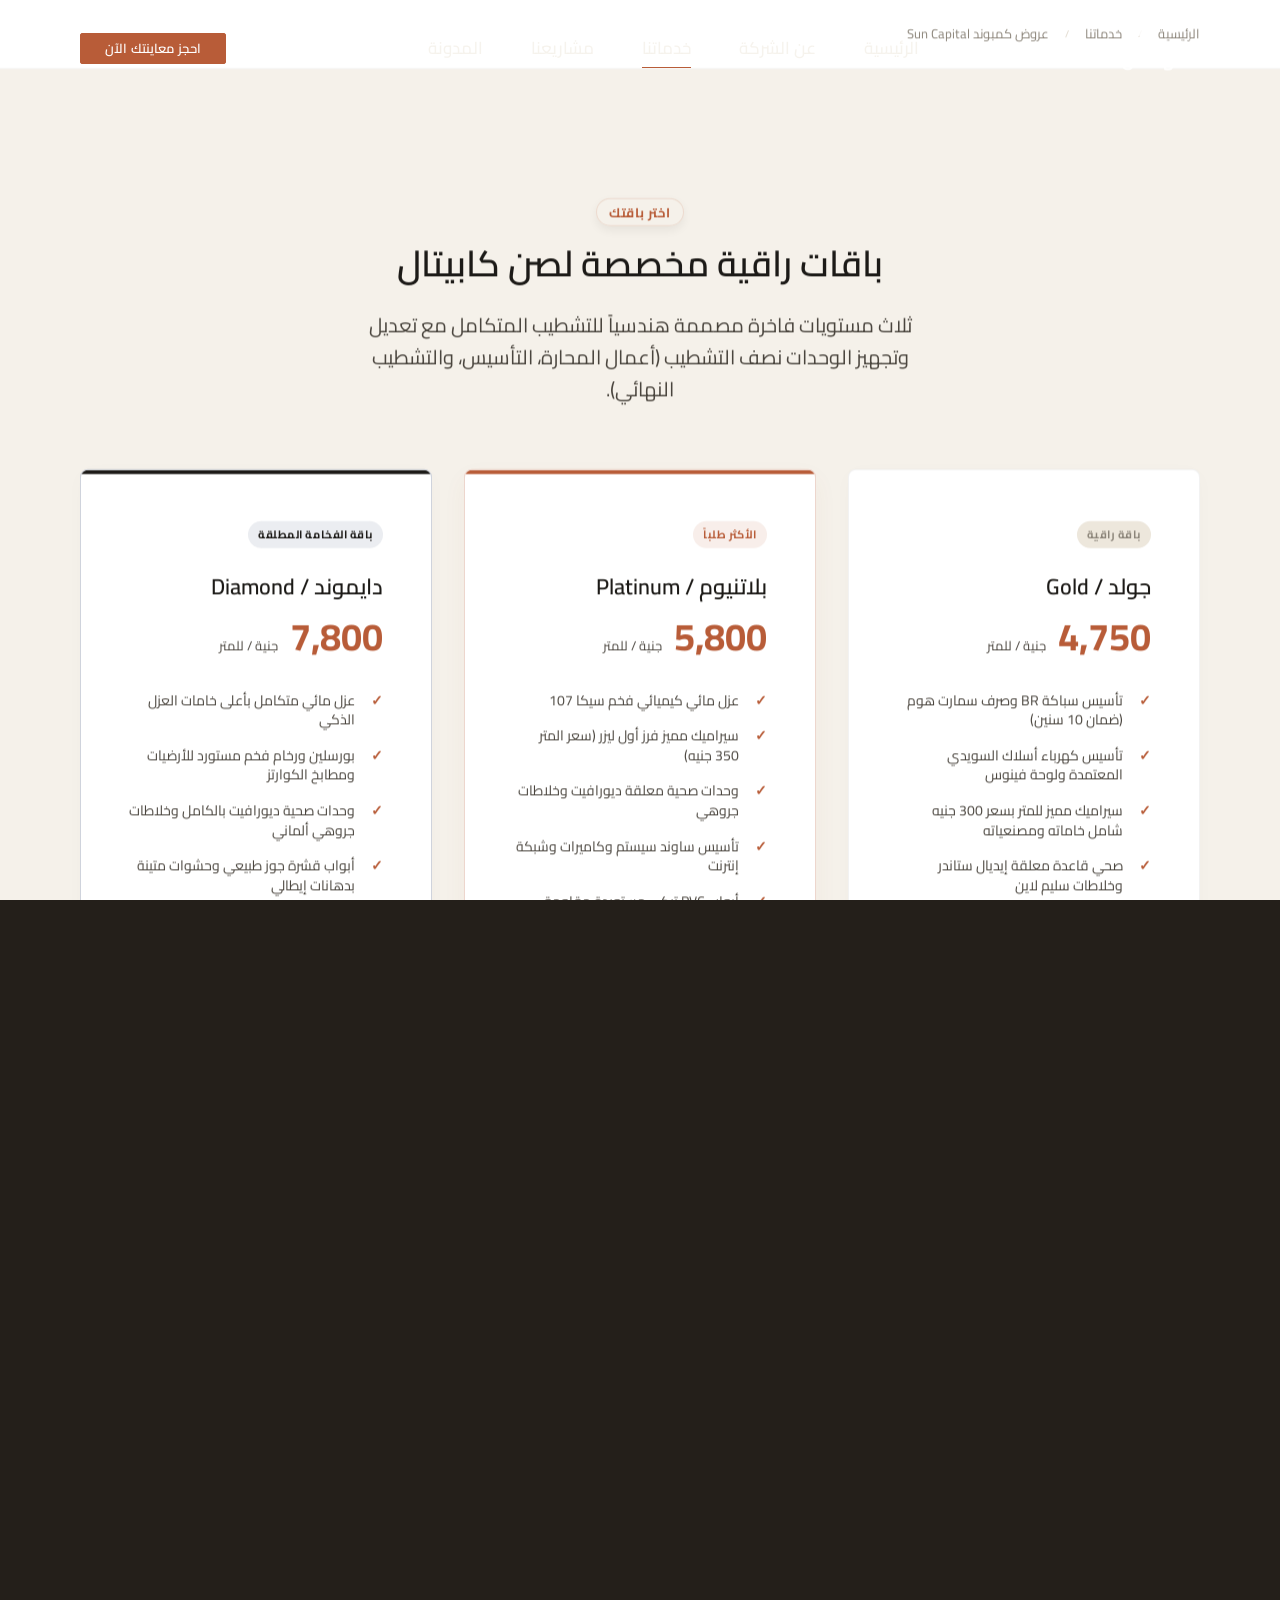
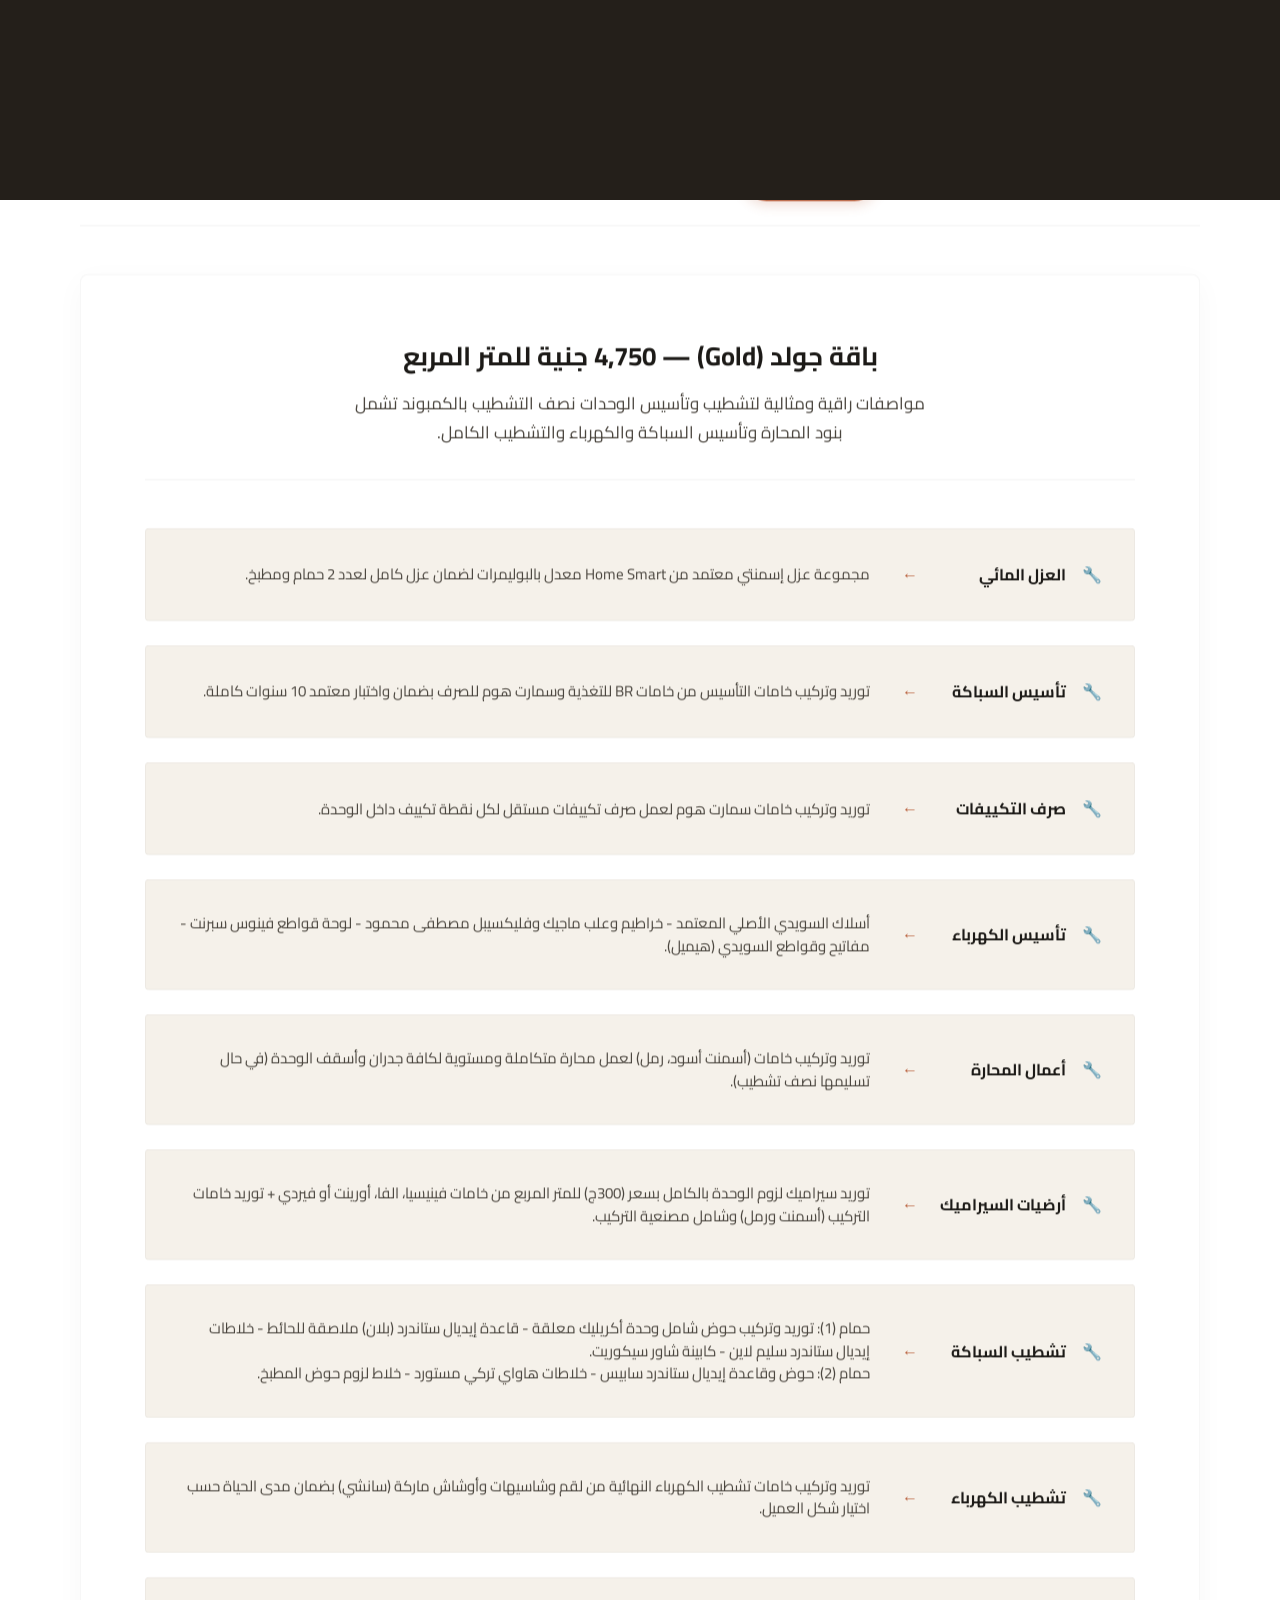
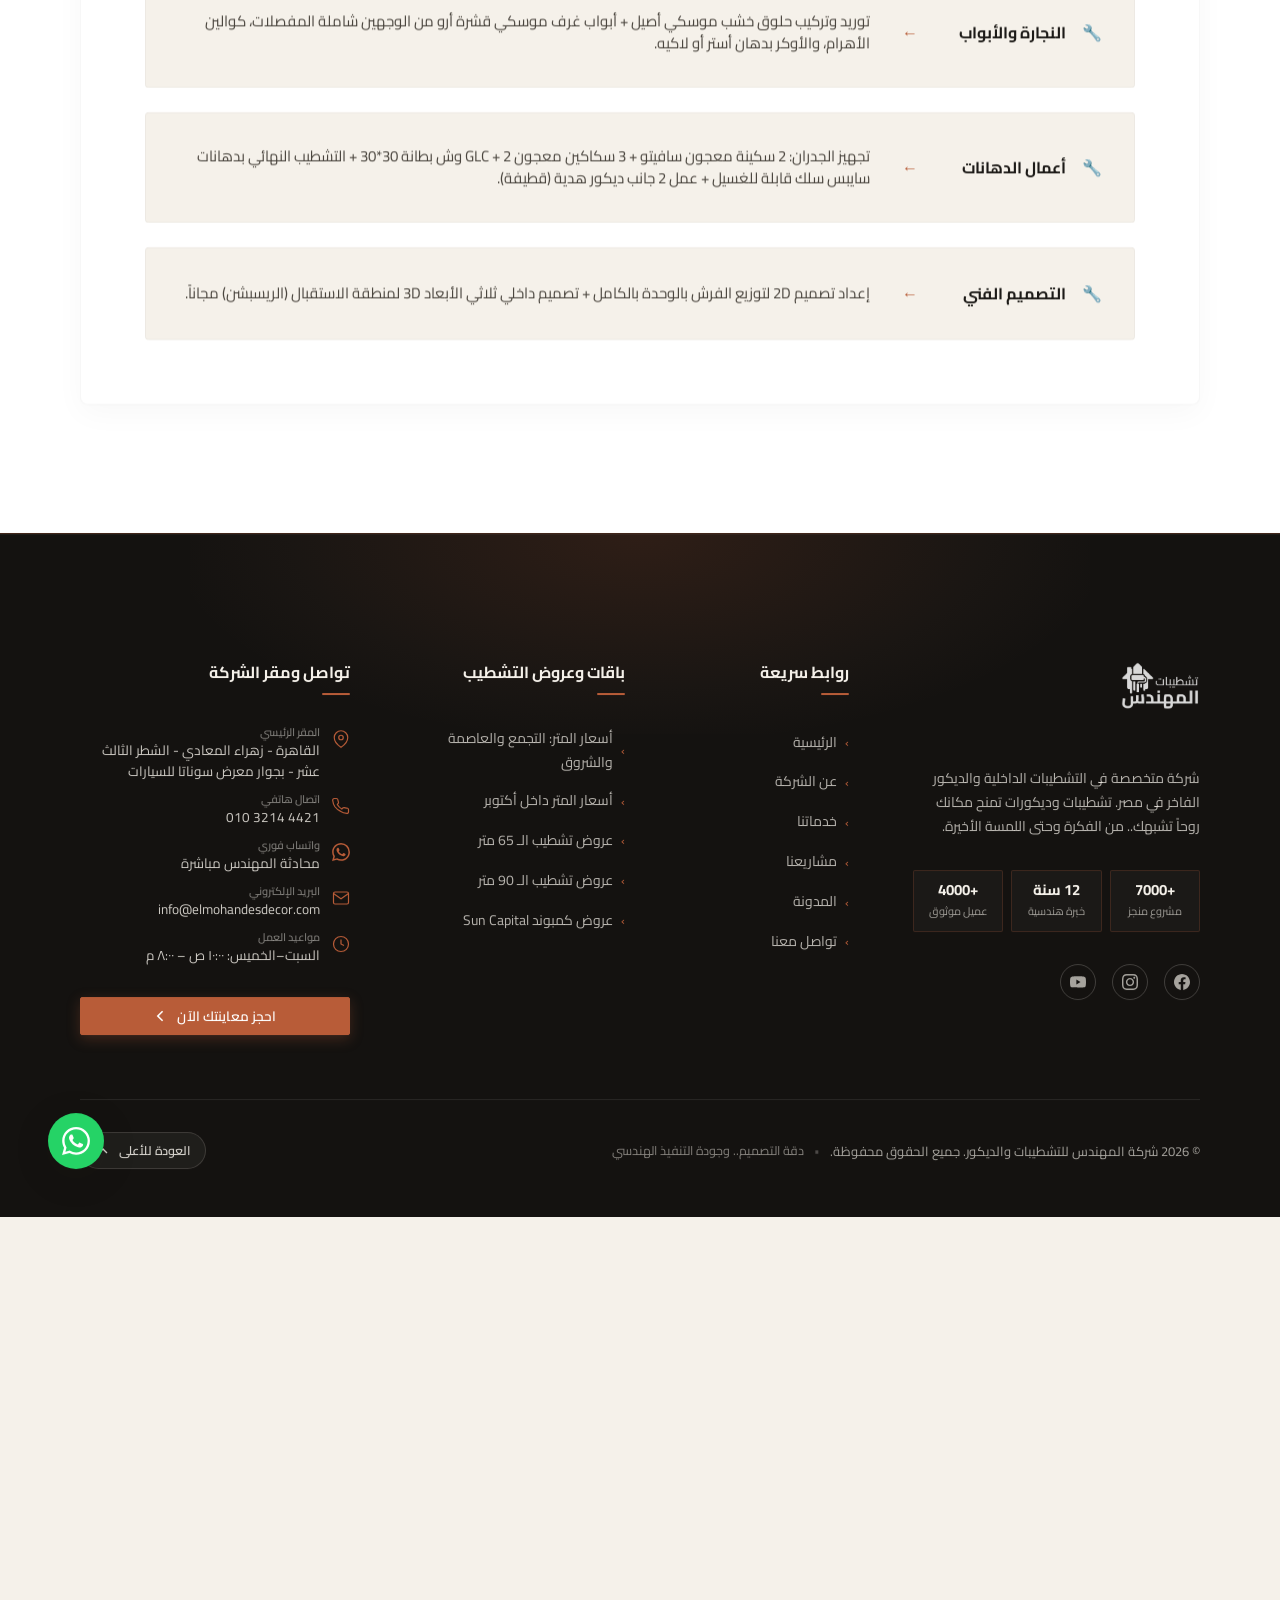
<file: sun-capital.html>
<!doctype html>
<html lang="ar" dir="rtl">
  <head>
    <meta charset="UTF-8" />
    <meta name="viewport" content="width=device-width, initial-scale=1.0" />
    <title>عروض تشطيب كمبوند صن كابيتال — المهندس للتشطيبات والديكور</title>
    <meta
      name="description"
      content="باقات وعروض تشطيب شقق كمبوند Sun Capital متكاملة بأسعار المتر المربع شاملة التصميم والتنفيذ مع ضمان جودة التركيبات الأساسية والديكور تحت إشراف هندسي."
    />

    <!-- Open Graph -->
    <meta
      property="og:title"
      content="عروض تشطيب كمبوند صن كابيتال — المهندس للتشطيبات والديكور"
    />
    <meta
      property="og:description"
      content="باقات وعروض تشطيب شقق كمبوند Sun Capital متكاملة بأسعار المتر المربع شاملة التصميم والتنفيذ مع ضمان جودة التركيبات الأساسية والديكور تحت إشراف هندسي."
    />
    <meta property="og:type" content="website" />

    <!-- Google Fonts -->
    <link rel="preconnect" href="https://fonts.googleapis.com" />
    <link rel="preconnect" href="https://fonts.gstatic.com" crossorigin />
    <link
      href="https://fonts.googleapis.com/css2?family=Cairo:wght@300;400;500;600;700;800&family=Noto+Serif+Arabic:wght@400;600&display=swap"
      rel="stylesheet"
    />

    <!-- CSS -->
    <link rel="stylesheet" href="css/tokens.css" />
    <link rel="stylesheet" href="css/base.css" />
    <link rel="stylesheet" href="css/typography.css" />
    <link rel="stylesheet" href="css/layout.css" />
    <link rel="stylesheet" href="css/components.css" />
    <link rel="stylesheet" href="css/animations.css" />
    <link rel="stylesheet" href="css/pages/sun-capital.css" />
  </head>
  <body>
    <!-- Skip Link -->
    <a href="#main-content" class="skip-link">الانتقال للمحتوى الرئيسي</a>

    <!-- Page Transition Overlay -->
    <div class="page-transition" aria-hidden="true"></div>

    <!-- ============================================
       HEADER
       ============================================ -->
    <header class="header" role="banner">
      <div class="header__inner">
        <!-- Logo -->
        <a
          href="index.html"
          class="header__logo"
          aria-label="المهندس للتشطيبات والديكور — الصفحة الرئيسية"
        >
          <img
            src="assets/images/logo.png"
            alt="شعار المهندس للتشطيبات والديكور"
            class="header__logo-img"
          />
        </a>

        <!-- Desktop Navigation -->
        <nav aria-label="القائمة الرئيسية">
          <ul class="nav__list">
            <li><a href="index.html" class="nav__link">الرئيسية</a></li>
            <li><a href="about.html" class="nav__link">عن الشركة</a></li>
            <li>
              <a href="services.html" class="nav__link is-active">خدماتنا</a>
            </li>
            <li><a href="projects.html" class="nav__link">مشاريعنا</a></li>
            <li><a href="blog.html" class="nav__link">المدونة</a></li>
          </ul>
        </nav>

        <!-- CTA + Mobile Toggle -->
        <div class="header__actions">
          <a href="contact.html" class="btn btn--primary btn--sm"
            >احجز معاينتك الآن</a>
          <button
            class="nav__toggle"
            aria-label="فتح القائمة"
            aria-expanded="false"
            aria-controls="nav-drawer"
          >
            <span></span>
            <span></span>
            <span></span>
          </button>
        </div>
      </div>

      <!-- Mobile Drawer -->
      <nav id="nav-drawer" class="nav__drawer" aria-label="قائمة الجوال">
        <a href="index.html" class="nav__link">الرئيسية</a>
        <a href="about.html" class="nav__link">عن الشركة</a>
        <a href="services.html" class="nav__link is-active">خدماتنا</a>
        <a href="projects.html" class="nav__link">مشاريعنا</a>
        <a href="blog.html" class="nav__link">المدونة</a>
        <a href="contact.html" class="btn btn--primary">احجز معاينتك الآن</a>
      </nav>
    </header>

    <!-- ============================================
       MAIN CONTENT
       ============================================ -->
    <div data-scroll-container>
      <main id="main-content">
        <!-- ==========================================
         SCENE 01 — HERO
         ========================================== -->
        <section
          class="hero hero--subpage"
          aria-label="مشهد الافتتاح"
          data-parallax-container
        >
          <div class="hero__bg-wrapper">
            <img
              src="assets/images/project-3.jpg"
              alt=""
              role="presentation"
              class="hero__bg"
              fetchpriority="high"
              decoding="async"
              data-parallax="0.12"
            />
            <div class="hero__overlay" aria-hidden="true"></div>
          </div>

          <div class="hero__content">
            <div class="hero__content-inner">
              <span class="hero__eyebrow hero-mask hero-seq--1">
                <span class="hero-mask__inner eyebrow"
                  >عروض كمبوند Sun Capital</span
                >
              </span>
              <h1 class="hero__headline display-l">
                <span class="hero-mask hero-seq--2">
                  <span class="hero-mask__inner">باقات تشطيب صن كابيتال</span>
                </span>
                <span
                  class="hero-mask hero-seq--3"
                  style="
                    display: block;
                    color: var(--color-ivory);
                    margin-block-start: -10px;
                  "
                >
                  <span class="hero-mask__inner"
                    >باقات تشطيب متكاملة بسعر المتر</span
                  >
                </span>
              </h1>
              <p class="hero__sub body-l hero-seq--4 reveal--fade reveal">
                باقات تشطيب راقية ومخصصة لوحدات كمبوند Sun Capital نصف التشطيب
                تشمل التصميم والتنفيذ مع أعلى معايير الجودة والإشراف.
              </p>
            </div>
          </div>
        </section>

        <!-- Breadcrumb -->
        <nav class="breadcrumb-container" aria-label="مسار التنقل">
          <div class="container">
            <div class="breadcrumb">
              <span class="breadcrumb__item"
                ><a href="index.html" class="breadcrumb__link"
                  >الرئيسية</a
                ></span
              >
              <span class="breadcrumb__separator" aria-hidden="true">/</span>
              <span class="breadcrumb__item"
                ><a href="services.html" class="breadcrumb__link"
                  >خدماتنا</a
                ></span
              >
              <span class="breadcrumb__separator" aria-hidden="true">/</span>
              <span class="breadcrumb__item text-muted"
                >عروض كمبوند Sun Capital</span
              >
            </div>
          </div>
        </nav>

        <!-- ==========================================
         SCENE 02 — OVERVIEW CARDS
         ========================================== -->
        <section
          class="section packages-overview-section"
          aria-labelledby="overview-heading"
        >
          <div class="container">
            <header class="section-header text-center">
              <span class="eyebrow">اختر باقتك</span>
              <h2 id="overview-heading" class="reveal">
                باقات راقية مخصصة لصن كابيتال
              </h2>
              <p
                class="body-l reveal reveal--delay-1"
                style="margin-inline: auto"
              >
                ثلاث مستويات فاخرة مصممة هندسياً للتشطيب المتكامل مع تعديل
                وتجهيز الوحدات نصف التشطيب (أعمال المحارة، التأسيس، والتشطيب
                النهائي).
              </p>
            </header>

            <div class="grid grid-3 pricing-grid stagger-parent">
              <!-- Gold Card -->
              <div class="pricing-card reveal" data-package="gold">
                <div class="pricing-card__header">
                  <span class="pricing-card__badge">باقة راقية</span>
                  <h3 class="pricing-card__title">جولد / Gold</h3>
                  <div class="pricing-card__price">
                    <span class="price-val">4,750</span>
                    <span class="price-unit">جنية / للمتر</span>
                  </div>
                </div>
                <div class="pricing-card__body">
                  <ul class="pricing-card__features">
                    <li>
                      <span class="icon">✓</span>تأسيس سباكة BR وصرف سمارت هوم
                      (ضمان 10 سنين)
                    </li>
                    <li>
                      <span class="icon">✓</span>تأسيس كهرباء أسلاك السويدي
                      المعتمدة ولوحة فينوس
                    </li>
                    <li>
                      <span class="icon">✓</span>سيراميك مميز للمتر بسعر 300
                      جنيه شامل خاماته ومصنعياته
                    </li>
                    <li>
                      <span class="icon">✓</span>صحي قاعدة معلقة إيديال ستاندر
                      وخلاطات سليم لاين
                    </li>
                    <li>
                      <span class="icon">✓</span>أبواب خشب حلوق موسكي قشرة أرو
                      دهان أستر
                    </li>
                    <li>
                      <span class="icon">✓</span>دهانات 2 سكينة سافيتو و3 معجون
                      GLC وجوتن وتشطيب نهائي
                    </li>
                    <li>
                      <span class="icon">✓</span>تصميم 3D للاستقبال مشمول في الباقة
                      ومخططات 2D
                    </li>
                  </ul>
                </div>
                <div class="pricing-card__footer">
                  <button
                    class="btn btn--primary btn--full scroll-to-specs"
                    data-target="gold"
                  >
                    عرض المواصفات بالتفصيل
                  </button>
                  <a
                    href="https://wa.me/201010068145?text=مرحباً، أريد الاستفسار عن باقة جولد لصن كابيتال بسعر 4750 جنيه للمتر"
                    target="_blank"
                    rel="noopener noreferrer"
                    class="btn btn--whatsapp btn--full mt-2"
                    >احجز العرض الآن</a
                  >
                </div>
              </div>

              <!-- Platinum Card -->
              <div
                class="pricing-card pricing-card--featured reveal"
                data-package="platinum"
              >
                <div class="pricing-card__header">
                  <span class="pricing-card__badge">الأكثر طلباً</span>
                  <h3 class="pricing-card__title">بلاتنيوم / Platinum</h3>
                  <div class="pricing-card__price">
                    <span class="price-val">5,800</span>
                    <span class="price-unit">جنية / للمتر</span>
                  </div>
                </div>
                <div class="pricing-card__body">
                  <ul class="pricing-card__features">
                    <li>
                      <span class="icon">✓</span>عزل مائي كيميائي فخم سيكا 107
                    </li>
                    <li>
                      <span class="icon">✓</span>سيراميك مميز فرز أول ليزر (سعر
                      المتر 350 جنيه)
                    </li>
                    <li>
                      <span class="icon">✓</span>وحدات صحية معلقة ديورافيت
                      وخلاطات جروهي
                    </li>
                    <li>
                      <span class="icon">✓</span>تأسيس ساوند سيستم وكاميرات
                      وشبكة إنترنت
                    </li>
                    <li>
                      <span class="icon">✓</span>أبواب PVC تركي مستوردة مقاومة
                      للرطوبة والمياه
                    </li>
                    <li>
                      <span class="icon">✓</span>جبسيوم بورد مساحات واسعة
                      وإضاءات مخفية ليديكس
                    </li>
                    <li>
                      <span class="icon">✓</span>تصميم 3D داخلي كامل للغرف
                      والاستقبال
                    </li>
                  </ul>
                </div>
                <div class="pricing-card__footer">
                  <button
                    class="btn btn--primary btn--full scroll-to-specs"
                    data-target="platinum"
                  >
                    عرض المواصفات بالتفصيل
                  </button>
                  <a
                    href="https://wa.me/201010068145?text=مرحباً، أريد الاستفسار عن باقة بلاتنيوم لصن كابيتال بسعر 5800 جنيه للمتر"
                    target="_blank"
                    rel="noopener noreferrer"
                    class="btn btn--whatsapp btn--full mt-2"
                    >احجز العرض الآن</a
                  >
                </div>
              </div>

              <!-- Diamond Card -->
              <div
                class="pricing-card pricing-card--premium reveal"
                data-package="diamond"
              >
                <div class="pricing-card__header">
                  <span class="pricing-card__badge">باقة الفخامة المطلقة</span>
                  <h3 class="pricing-card__title">دايموند / Diamond</h3>
                  <div class="pricing-card__price">
                    <span class="price-val">7,800</span>
                    <span class="price-unit">جنية / للمتر</span>
                  </div>
                </div>
                <div class="pricing-card__body">
                  <ul class="pricing-card__features">
                    <li>
                      <span class="icon">✓</span>عزل مائي متكامل بأعلى خامات
                      العزل الذكي
                    </li>
                    <li>
                      <span class="icon">✓</span>بورسلين ورخام فخم مستورد
                      للأرضيات ومطابخ الكوارتز
                    </li>
                    <li>
                      <span class="icon">✓</span>وحدات صحية ديورافيت بالكامل
                      وخلاطات جروهي ألماني
                    </li>
                    <li>
                      <span class="icon">✓</span>أبواب قشرة جوز طبيعي وحشوات
                      متينة بدهانات إيطالي
                    </li>
                    <li>
                      <span class="icon">✓</span>أنظمة تحكم ذكي Smart Home
                      وتأسيس تكييف مركزي VRF
                    </li>
                    <li>
                      <span class="icon">✓</span>دهانات جوتن نوت وبطانات فخمة ضد
                      الرطوبة والأملاح
                    </li>
                    <li>
                      <span class="icon">✓</span>إشراف هندسي متكامل ومخططات
                      تنفيذية تفصيلية
                    </li>
                  </ul>
                </div>
                <div class="pricing-card__footer">
                  <button
                    class="btn btn--primary btn--full scroll-to-specs"
                    data-target="diamond"
                  >
                    عرض المواصفات بالتفصيل
                  </button>
                  <a
                    href="https://wa.me/201010068145?text=مرحباً، أريد الاستفسار عن باقة دايموند لصن كابيتال بسعر 7800 جنيه للمتر"
                    target="_blank"
                    rel="noopener noreferrer"
                    class="btn btn--whatsapp btn--full mt-2"
                    >احجز العرض الآن</a
                  >
                </div>
              </div>
            </div>
          </div>
        </section>

        <!-- ==========================================
         SCENE 03 — DETAILED SPECIFICATIONS TABS
         ========================================== -->
        <section
          id="specs-section"
          class="section bg-white"
          aria-labelledby="specs-heading"
        >
          <div class="container">
            <header class="section-header text-center">
              <span class="eyebrow">المواصفات الفنية</span>
              <h2 id="specs-heading" class="reveal">
                تفاصيل الخامات وجودة التركيب
              </h2>
              <p
                class="body-l reveal reveal--delay-1"
                style="margin-inline: auto"
              >
                قارن بين مواصفات الباقات الفاخرة بالتفصيل واطلع على دقة الخامات
                والبنود التي نقدمها.
              </p>
            </header>

            <!-- Tabs controls -->
            <div class="specs-tabs reveal">
              <button
                class="spec-tab-btn is-active"
                data-tab="gold"
                aria-selected="true"
                role="tab"
              >
                جولد (4750ج/م)
              </button>
              <button
                class="spec-tab-btn"
                data-tab="platinum"
                aria-selected="false"
                role="tab"
              >
                بلاتنيوم (5800ج/م)
              </button>
              <button
                class="spec-tab-btn"
                data-tab="diamond"
                aria-selected="false"
                role="tab"
              >
                دايموند (7800ج/م)
              </button>
            </div>

            <!-- Specifications content card -->
            <div
              id="spec-panel"
              class="spec-panel-content reveal reveal--delay-1"
            >
              <div class="spec-panel__header">
                <h3 id="active-package-title" class="spec-panel__title">
                  باقة جولد
                </h3>
                <p id="active-package-desc" class="spec-panel__subtitle">
                  مواصفات ممتازة ومثالية للتشطيب المتكامل مع ضمان جودة التركيبات
                  الأساسية.
                </p>
              </div>

              <div id="specs-list-container" class="specs-list">
                <!-- Dynamic specifications items will be rendered by sun-capital.js -->
              </div>
            </div>
          </div>
        </section>
      </main>

              <!-- ============================================
       FOOTER
       ============================================ -->
    <footer class="footer" role="contentinfo">
      <!-- Top Ambient Architectural Glow -->
      <div class="footer__ambient-glow" aria-hidden="true"></div>

      <div class="container">
        <div class="footer__grid">
          <!-- Column 1: Brand + Trust Metrics -->
          <div class="footer__col footer__col--brand">
            <a href="index.html" class="footer__logo" aria-label="المهندس للتشطيبات والديكور">
              <img
                src="assets/images/logo.png"
                alt="المهندس للتشطيبات والديكور"
                class="footer__logo-img"
                width="150"
                height="52"
              />
            </a>
            <p class="footer__desc">
              شركة متخصصة في التشطيبات الداخلية والديكور الفاخر في مصر. تشطيبات وديكورات تمنح مكانك روحاً تشبهك.. من الفكرة وحتى اللمسة الأخيرة.
            </p>

            <!-- Architectural Trust Metric Cards -->
            <div class="footer__trust-grid" aria-label="أرقام وإنجازات هندسية">
              <div class="footer__trust-card">
                <span class="footer__trust-val">+7000</span>
                <span class="footer__trust-lbl">مشروع منجز</span>
              </div>
              <div class="footer__trust-card">
                <span class="footer__trust-val">12 سنة</span>
                <span class="footer__trust-lbl">خبرة هندسية</span>
              </div>
              <div class="footer__trust-card">
                <span class="footer__trust-val">+4000</span>
                <span class="footer__trust-lbl">عميل موثوق</span>
              </div>
            </div>

            <div class="footer__social" aria-label="تابعنا على شبكات التواصل">
              <a
                href="https://www.facebook.com/Elmohandes.Decor"
                class="footer__social-link"
                aria-label="فيسبوك"
                target="_blank"
                rel="noopener noreferrer"
              >
                <svg viewBox="0 0 24 24" width="18" height="18" fill="currentColor">
                  <path
                    d="M24 12.073c0-6.627-5.373-12-12-12s-12 5.373-12 12c0 5.99 4.388 10.954 10.125 11.854v-8.385H7.078v-3.47h3.047V9.43c0-3.007 1.792-4.669 4.533-4.669 1.312 0 2.686.235 2.686.235v2.953H15.83c-1.491 0-1.956.925-1.956 1.874v2.25h3.328l-.532 3.47h-2.796v8.385C19.612 23.027 24 18.062 24 12.073z"
                  />
                </svg>
              </a>
              <a
                href="https://www.instagram.com/elmohandes.decor"
                class="footer__social-link"
                aria-label="إنستاغرام"
                target="_blank"
                rel="noopener noreferrer"
              >
                <svg viewBox="0 0 24 24" width="18" height="18" fill="currentColor">
                  <path
                    d="M12 2.163c3.204 0 3.584.012 4.85.07 3.252.148 4.771 1.691 4.919 4.919.058 1.265.069 1.645.069 4.849 0 3.205-.012 3.584-.069 4.849-.149 3.225-1.664 4.771-4.919 4.919-1.266.058-1.644.07-4.85.07-3.204 0-3.584-.012-4.849-.07-3.26-.149-4.771-1.699-4.919-4.92-.058-1.265-.07-1.644-.07-4.849 0-3.204.013-3.583.07-4.849.149-3.227 1.664-4.771 4.919-4.919 1.266-.057 1.645-.069 4.849-.069zm0-2.163c-3.259 0-3.667.014-4.947.072-4.358.2-6.78 2.618-6.98 6.98-.059 1.281-.073 1.689-.073 4.948 0 3.259.014 3.668.072 4.948.2 4.358 2.618 6.78 6.98 6.98 1.281.058 1.689.072 4.948.072 3.259 0 3.668-.014 4.948-.072 4.354-.2 6.782-2.618 6.979-6.98.059-1.28.073-1.689.073-4.948 0-3.259-.014-3.667-.072-4.947-.196-4.354-2.617-6.78-6.979-6.98-1.281-.059-1.69-.073-4.949-.073zm0 5.838c-3.403 0-6.162 2.759-6.162 6.162s2.759 6.163 6.162 6.163 6.162-2.759 6.162-6.163c0-3.403-2.759-6.162-6.162-6.162zm0 10.162c-2.209 0-4-1.79-4-4 0-2.209 1.791-4 4-4s4 1.791 4 4c0 2.21-1.791 4-4 4zm6.406-11.845c-.796 0-1.441.645-1.441 1.44s.645 1.44 1.441 1.44c.795 0 1.439-.645 1.439-1.44s-.644-1.44-1.439-1.44z"
                  />
                </svg>
              </a>
              <a
                href="https://www.youtube.com/@elmohandesdecor"
                class="footer__social-link"
                aria-label="يوتيوب"
                target="_blank"
                rel="noopener noreferrer"
              >
                <svg viewBox="0 0 24 24" width="18" height="18" fill="currentColor">
                  <path
                    d="M23.498 6.163a3.003 3.003 0 00-2.11-2.11C19.517 3.545 12 3.545 12 3.545s-7.517 0-9.388.508a3.003 3.003 0 00-2.11 2.11C0 8.033 0 12 0 12s0 3.967.502 5.837a3.003 3.003 0 002.11 2.11c1.871.508 9.388.508 9.388.508s7.517 0 9.388-.508a3.003 3.003 0 002.11-2.11C24 15.967 24 12 24 12s0-3.967-.502-5.837zM9.545 15.568V8.432L15.818 12l-6.273 3.568z"
                  />
                </svg>
              </a>
            </div>
          </div>

          <!-- Column 2: Quick Links -->
          <div class="footer__col">
            <h3 class="footer__heading">روابط سريعة</h3>
            <ul class="footer__links">
              <li><a href="index.html" class="footer__link"><span class="footer__link-bullet">›</span> الرئيسية</a></li>
              <li><a href="about.html" class="footer__link"><span class="footer__link-bullet">›</span> عن الشركة</a></li>
              <li><a href="services.html" class="footer__link"><span class="footer__link-bullet">›</span> خدماتنا</a></li>
              <li><a href="projects.html" class="footer__link"><span class="footer__link-bullet">›</span> مشاريعنا</a></li>
              <li><a href="blog.html" class="footer__link"><span class="footer__link-bullet">›</span> المدونة</a></li>
              <li><a href="contact.html" class="footer__link"><span class="footer__link-bullet">›</span> تواصل معنا</a></li>
            </ul>
          </div>

          <!-- Column 3: Finishing Packages & Offers -->
          <div class="footer__col">
            <h3 class="footer__heading">باقات وعروض التشطيب</h3>
            <ul class="footer__links">
              <li><a href="lux.html" class="footer__link"><span class="footer__link-bullet">›</span> أسعار المتر: التجمع والعاصمة والشروق</a></li>
              <li><a href="incorporation.html" class="footer__link"><span class="footer__link-bullet">›</span> أسعار المتر داخل أكتوبر</a></li>
              <li><a href="super-lux.html" class="footer__link"><span class="footer__link-bullet">›</span> عروض تشطيب الـ 65 متر</a></li>
              <li><a href="ultra-super-lux.html" class="footer__link"><span class="footer__link-bullet">›</span> عروض تشطيب الـ 90 متر</a></li>
              <li><a href="sun-capital.html" class="footer__link"><span class="footer__link-bullet">›</span> عروض كمبوند Sun Capital</a></li>
            </ul>
          </div>

          <!-- Column 4: Contact & Headquarters -->
          <div class="footer__col footer__col--contact">
            <h3 class="footer__heading">تواصل ومقر الشركة</h3>
            <div class="footer__contact-list">
              <div class="footer__contact-item footer__contact-item--address">
                <svg class="footer__contact-icon" viewBox="0 0 24 24" fill="none" stroke="currentColor" stroke-width="1.6" aria-hidden="true">
                  <path d="M21 10c0 7-9 13-9 13s-9-6-9-13a9 9 0 0118 0z"></path>
                  <circle cx="12" cy="10" r="3"></circle>
                </svg>
                <div class="footer__contact-text">
                  <span class="footer__contact-label">المقر الرئيسي</span>
                  <span>القاهرة - زهراء المعادي - الشطر الثالث عشر - بجوار معرض سوناتا للسيارات</span>
                </div>
              </div>

              <a href="tel:01032144421" class="footer__contact-item">
                <svg class="footer__contact-icon" viewBox="0 0 24 24" fill="none" stroke="currentColor" stroke-width="1.6" aria-hidden="true">
                  <path d="M22 16.92v3a2 2 0 01-2.18 2 19.79 19.79 0 01-8.63-3.07A19.5 19.5 0 013.95 13a19.79 19.79 0 01-3.07-8.67A2 2 0 012.85 2h3a2 2 0 012 1.72c.127.96.361 1.903.7 2.81a2 2 0 01-.45 2.11L7.09 9.91a16 16 0 006 6l1.27-1.27a2 2 0 012.11-.45c.907.339 1.85.573 2.81.7A2 2 0 0122 16.92z"/>
                </svg>
                <div class="footer__contact-text">
                  <span class="footer__contact-label">اتصال هاتفي</span>
                  <span dir="ltr">010 3214 4421</span>
                </div>
              </a>

              <a href="https://wa.me/201032144421?text=مرحباً، أريد الاستفسار عن باقات التشطيب وحجز معاينة" class="footer__contact-item" target="_blank" rel="noopener noreferrer">
                <svg class="footer__contact-icon" viewBox="0 0 24 24" fill="currentColor" aria-hidden="true">
                  <path d="M17.472 14.382c-.297-.149-1.758-.867-2.03-.967-.273-.099-.471-.148-.67.15-.197.297-.767.966-.94 1.164-.173.199-.347.223-.644.075-.297-.15-1.255-.463-2.39-1.475-.883-.788-1.48-1.761-1.653-2.059-.173-.297-.018-.458.13-.606.134-.133.298-.347.446-.52.149-.174.198-.298.298-.497.099-.198.05-.371-.025-.52-.075-.149-.669-1.612-.916-2.207-.242-.579-.487-.5-.669-.51-.173-.008-.371-.01-.57-.01-.198 0-.52.074-.792.372-.272.297-1.04 1.016-1.04 2.479 0 1.462 1.065 2.875 1.213 3.074.149.198 2.096 3.2 5.077 4.487.709.306 1.262.489 1.694.625.712.227 1.36.195 1.871.118.571-.085 1.758-.719 2.006-1.413.248-.694.248-1.289.173-1.413-.074-.124-.272-.198-.57-.347m-5.421 7.403h-.004a9.87 9.87 0 01-5.031-1.378l-.361-.214-3.741.982.998-3.648-.235-.374a9.86 9.86 0 01-1.51-5.26c.001-5.45 4.436-9.884 9.888-9.884 2.64 0 5.122 1.03 6.988 2.898a9.825 9.825 0 012.893 6.994c-.003 5.45-4.437 9.884-9.885 9.884m8.413-18.297A11.815 11.815 0 0012.05 0C5.495 0 .16 5.335.157 11.892c0 2.096.547 4.142 1.588 5.945L.057 24l6.305-1.654a11.882 11.882 0 005.683 1.448h.005c6.554 0 11.89-5.335 11.893-11.893a11.821 11.821 0 00-3.48-8.413z"/>
                </svg>
                <div class="footer__contact-text">
                  <span class="footer__contact-label">واتساب فوري</span>
                  <span>محادثة المهندس مباشرة</span>
                </div>
              </a>

              <a href="mailto:info@elmohandesdecor.com" class="footer__contact-item">
                <svg class="footer__contact-icon" viewBox="0 0 24 24" fill="none" stroke="currentColor" stroke-width="1.6" aria-hidden="true">
                  <path d="M4 4h16c1.1 0 2 .9 2 2v12c0 1.1-.9 2-2 2H4c-1.1 0-2-.9-2-2V6c0-1.1.9-2 2-2z"/>
                  <polyline points="22,6 12,13 2,6"/>
                </svg>
                <div class="footer__contact-text">
                  <span class="footer__contact-label">البريد الإلكتروني</span>
                  <span>info@elmohandesdecor.com</span>
                </div>
              </a>

              <div class="footer__contact-item footer__contact-item--static">
                <svg class="footer__contact-icon" viewBox="0 0 24 24" fill="none" stroke="currentColor" stroke-width="1.6" aria-hidden="true">
                  <circle cx="12" cy="12" r="10"/>
                  <polyline points="12 6 12 12 16 14"/>
                </svg>
                <div class="footer__contact-text">
                  <span class="footer__contact-label">مواعيد العمل</span>
                  <span>السبت–الخميس: ١٠:٠٠ ص – ٨:٠٠ م</span>
                </div>
              </div>
            </div>

            <div class="footer__cta-box">
              <a href="contact.html" class="btn btn--primary footer__cta-btn">
                <span>احجز معاينتك الآن</span>
                <svg viewBox="0 0 20 20" width="16" height="16" fill="none" stroke="currentColor" stroke-width="2" aria-hidden="true">
                  <path d="M12 4l-6 6 6 6" />
                </svg>
              </a>
            </div>
          </div>
        </div>
        <!-- /footer__grid -->

        <!-- Bottom Bar -->
        <div class="footer__bottom">
          <div class="footer__bottom-info">
            <p class="footer__copyright">
              &copy; <span id="current-year">2026</span> شركة المهندس للتشطيبات والديكور. جميع الحقوق محفوظة.
            </p>
            <span class="footer__bottom-divider">•</span>
            <span class="footer__bottom-tagline">دقة التصميم.. وجودة التنفيذ الهندسي</span>
          </div>

          <button type="button" class="footer__back-to-top" onclick="window.scrollTo({top:0,behavior:'smooth'});" aria-label="العودة لأعلى الصفحة">
            <span>العودة للأعلى</span>
            <svg viewBox="0 0 24 24" width="16" height="16" fill="none" stroke="currentColor" stroke-width="2" aria-hidden="true">
              <polyline points="18 15 12 9 6 15"></polyline>
            </svg>
          </button>
        </div>
      </div>
    </footer>
    <!-- /footer -->

    <!-- Floating WhatsApp -->
    <a
      href="https://wa.me/201032144421?text=مرحباً، أريد الاستفسار عن باقات التشطيب وحجز معاينة"
      class="whatsapp-float"
      target="_blank"
      rel="noopener noreferrer"
      aria-label="تواصل معنا على واتساب"
    >
      <svg viewBox="0 0 24 24" aria-hidden="true">
        <path
          d="M17.472 14.382c-.297-.149-1.758-.867-2.03-.967-.273-.099-.471-.148-.67.15-.197.297-.767.966-.94 1.164-.173.199-.347.223-.644.075-.297-.15-1.255-.463-2.39-1.475-.883-.788-1.48-1.761-1.653-2.059-.173-.297-.018-.458.13-.606.134-.133.298-.347.446-.52.149-.174.198-.298.298-.497.099-.198.05-.371-.025-.52-.075-.149-.669-1.612-.916-2.207-.242-.579-.487-.5-.669-.51-.173-.008-.371-.01-.57-.01-.198 0-.52.074-.792.372-.272.297-1.04 1.016-1.04 2.479 0 1.462 1.065 2.875 1.213 3.074.149.198 2.096 3.2 5.077 4.487.709.306 1.262.489 1.694.625.712.227 1.36.195 1.871.118.571-.085 1.758-.719 2.006-1.413.248-.694.248-1.289.173-1.413-.074-.124-.272-.198-.57-.347m-5.421 7.403h-.004a9.87 9.87 0 01-5.031-1.378l-.361-.214-3.741.982.998-3.648-.235-.374a9.86 9.86 0 01-1.51-5.26c.001-5.45 4.436-9.884 9.888-9.884 2.64 0 5.122 1.03 6.988 2.898a9.825 9.825 0 012.893 6.994c-.003 5.45-4.437 9.884-9.885 9.884m8.413-18.297A11.815 11.815 0 0012.05 0C5.495 0 .16 5.335.157 11.892c0 2.096.547 4.142 1.588 5.945L.057 24l6.305-1.654a11.882 11.882 0 005.683 1.448h.005c6.554 0 11.89-5.335 11.893-11.893a11.821 11.821 0 00-3.48-8.413z"
        />
      </svg>
    </a>

    <!-- Scripts -->
    <script src="js/main-v2.js" defer></script>
    <script src="js/animations.js" defer></script>
    <script src="js/form.js" defer></script>
    <script src="js/sun-capital.js" defer></script>
  </body>
</html>
</file>
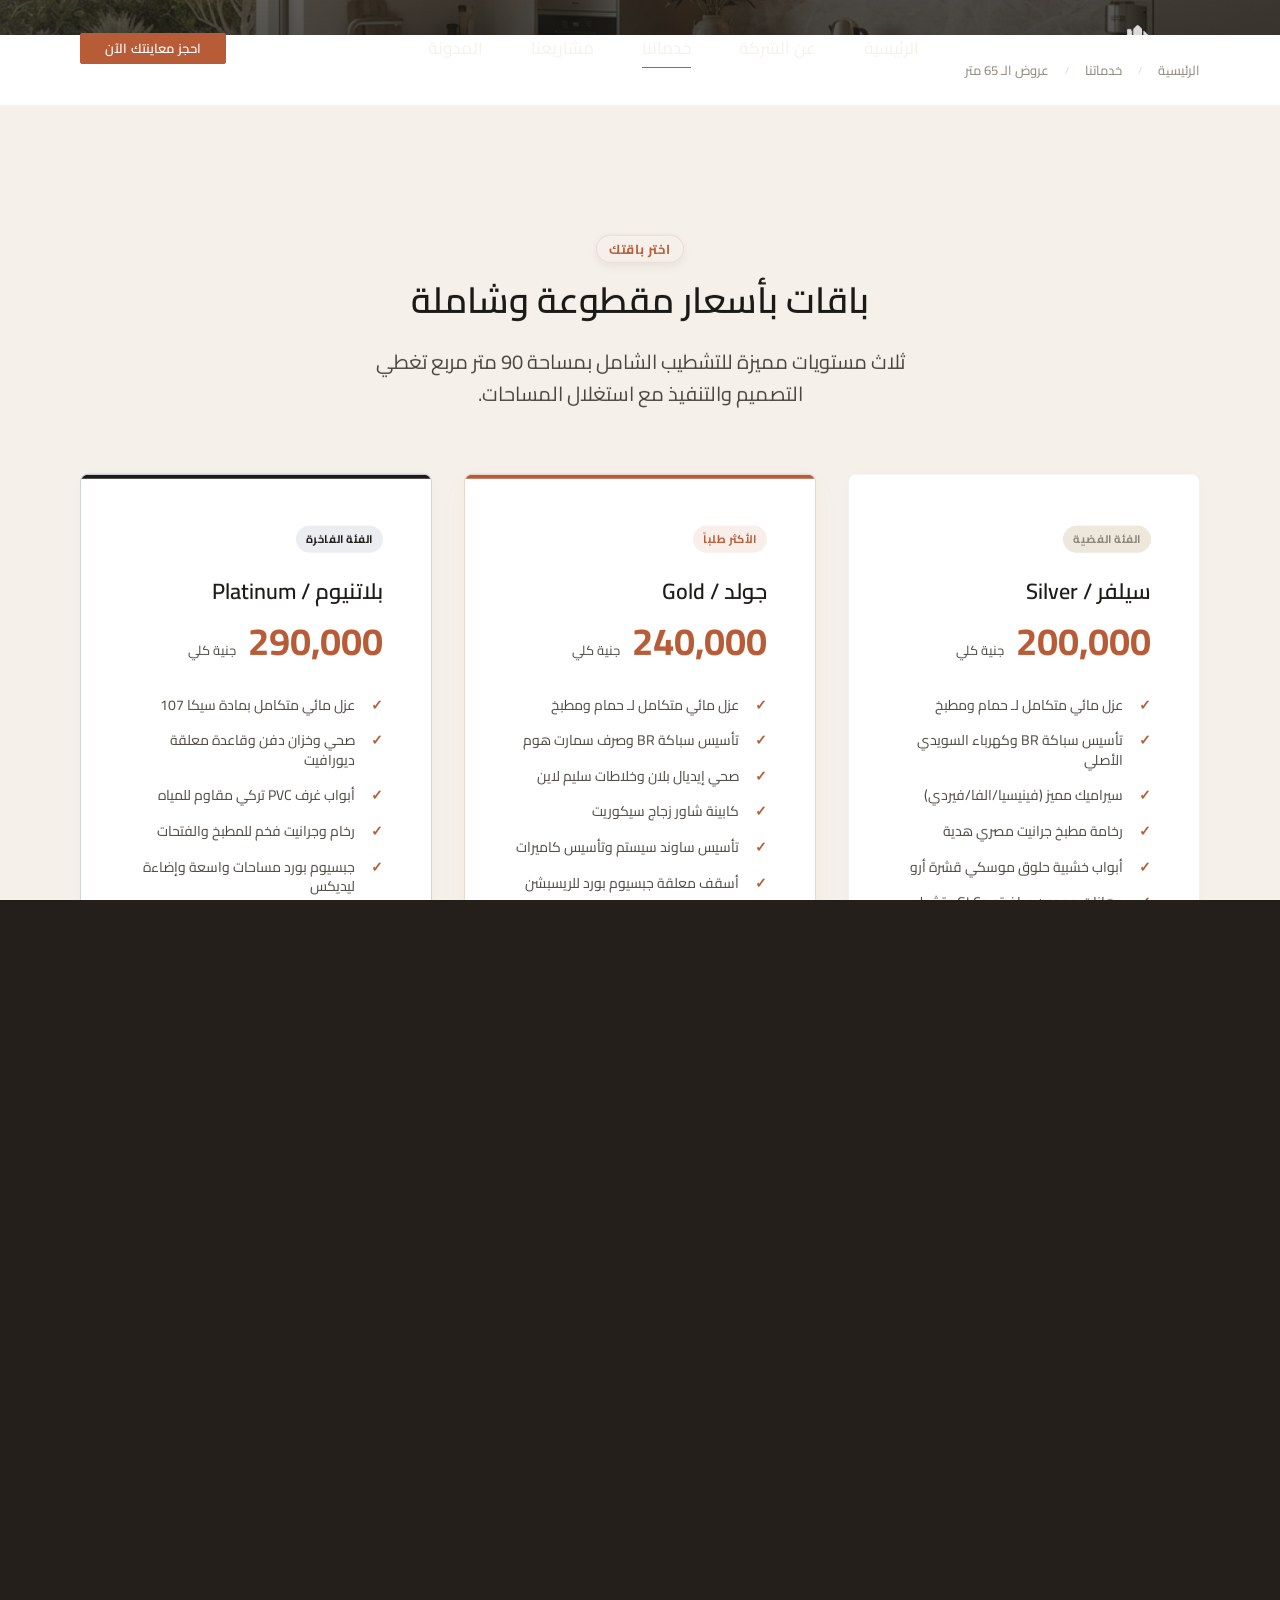
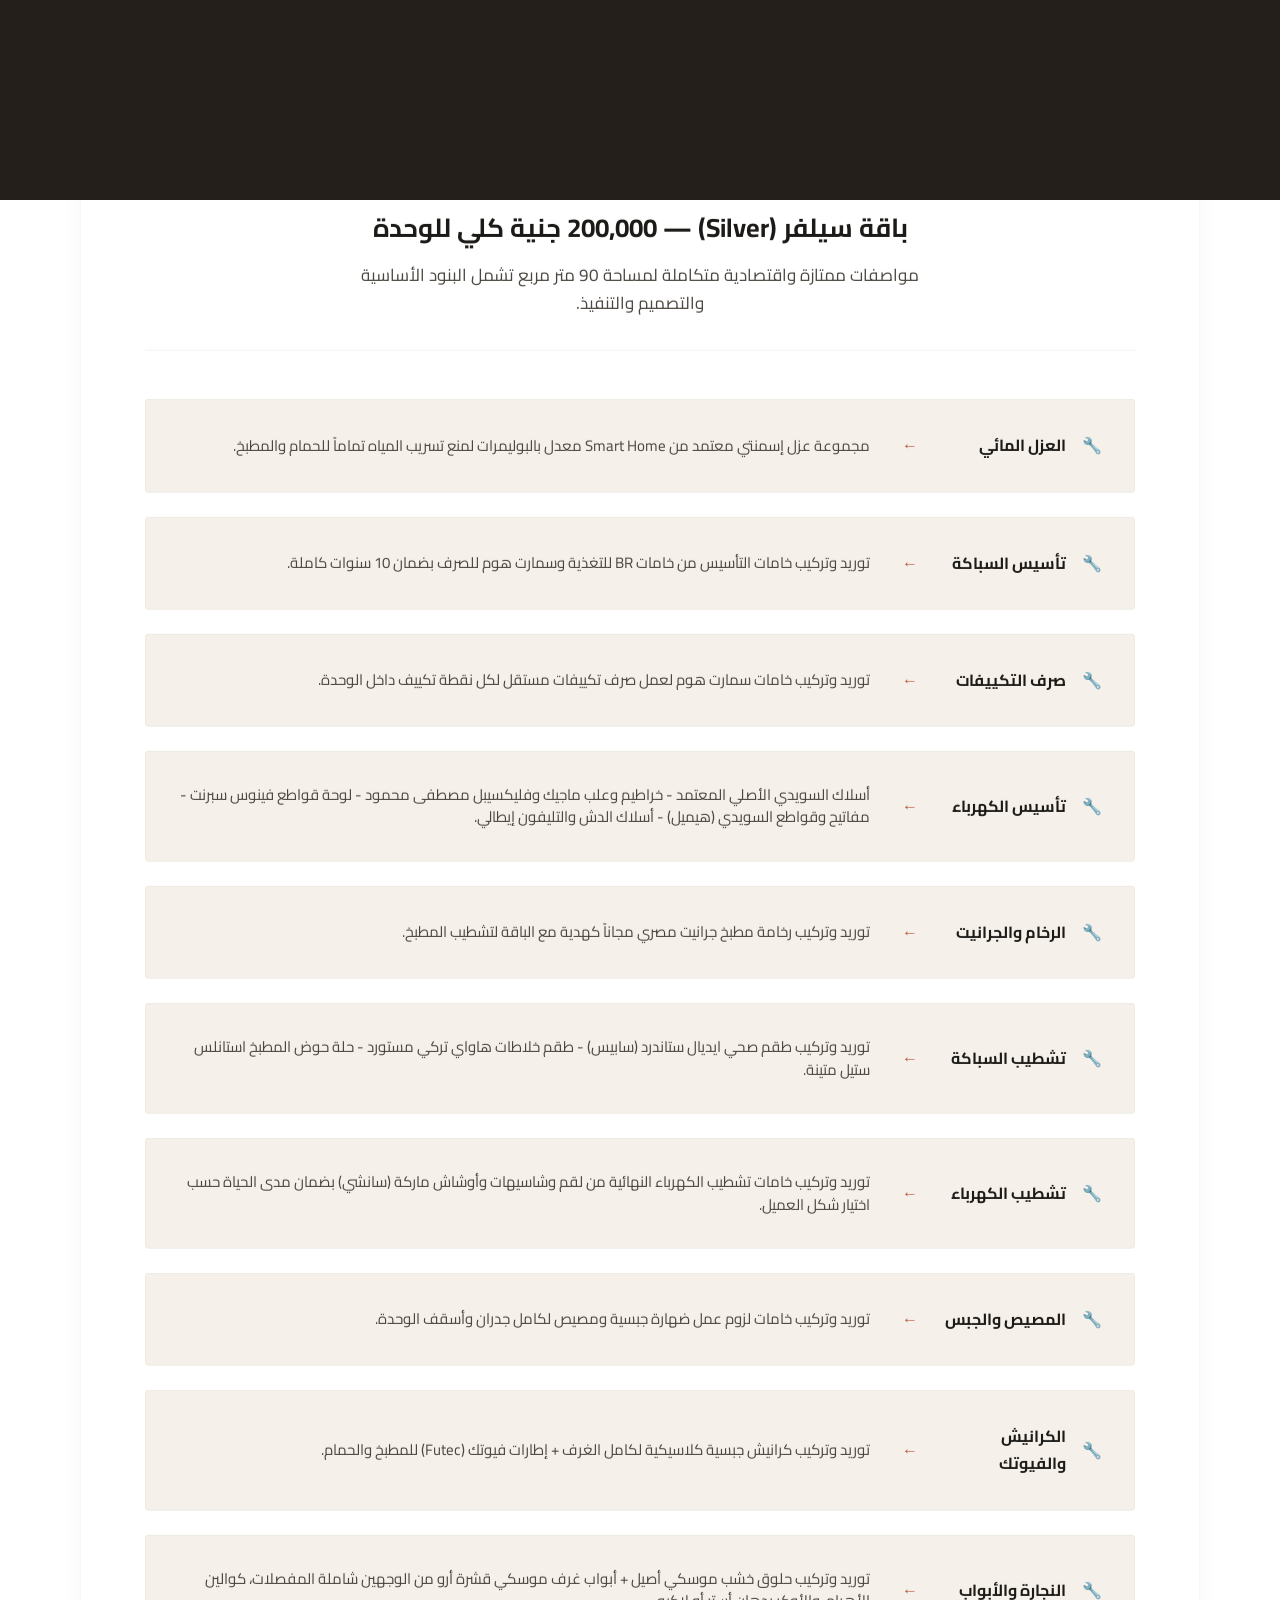
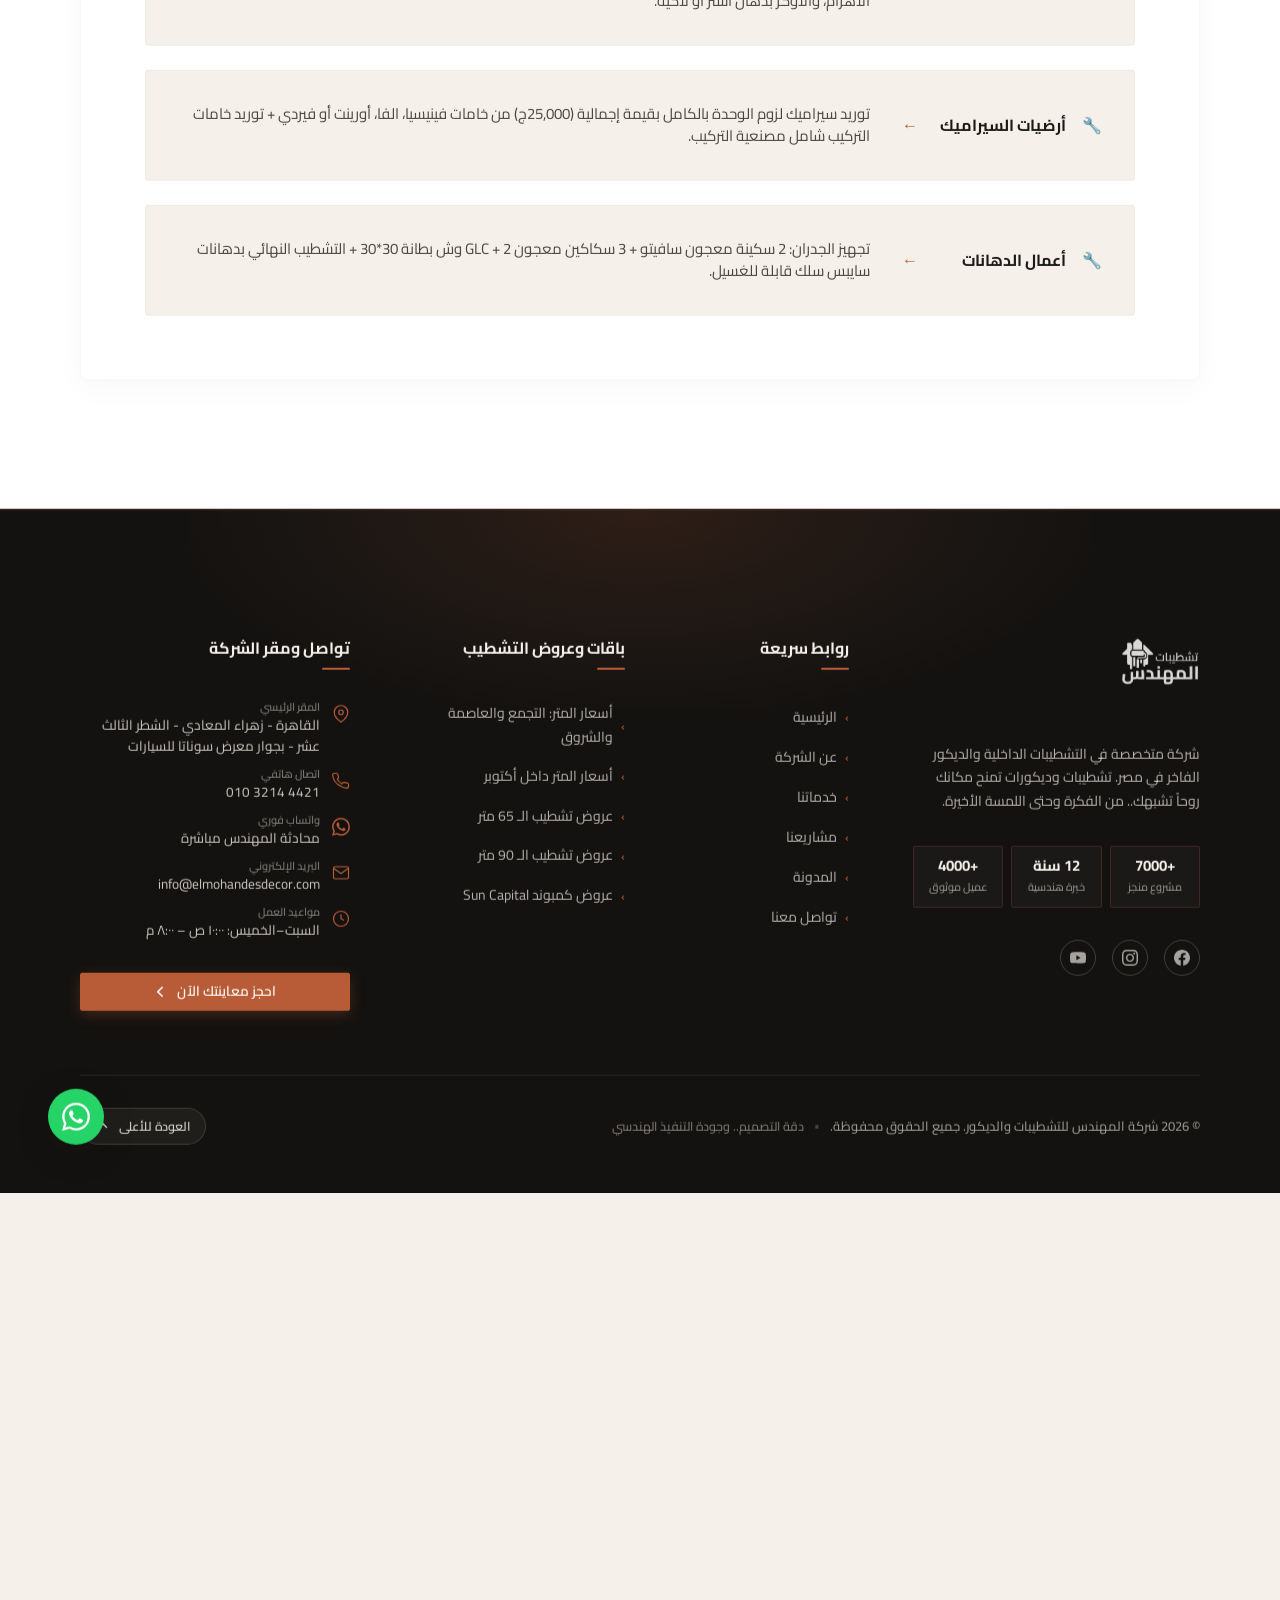
<file: super-lux.html>
<!doctype html>
<html lang="ar" dir="rtl">
  <head>
    <meta charset="UTF-8" />
    <meta name="viewport" content="width=device-width, initial-scale=1.0" />
    <title>عروض تشطيب مساحة 90 متر مربع — المهندس للتشطيبات والديكور</title>
    <meta
      name="description"
      content="عروض وباقات تشطيب مساحة 90 متر مربع بأسعار مقطوعة شاملة التصميم والتنفيذ بأعلى معايير التشطيب والديكور تحت إشراف هندسي."
    />

    <!-- Open Graph -->
    <meta
      property="og:title"
      content="عروض تشطيب مساحة 90 متر مربع — المهندس للتشطيبات والديكور"
    />
    <meta
      property="og:description"
      content="باقات تشطيب مساحة 90 متر مربع بأسعار مقطوعة معتمدة هندسياً."
    />
    <meta property="og:type" content="website" />

    <!-- Google Fonts -->
    <link rel="preconnect" href="https://fonts.googleapis.com" />
    <link rel="preconnect" href="https://fonts.gstatic.com" crossorigin />
    <link
      href="https://fonts.googleapis.com/css2?family=Cairo:wght@300;400;500;600;700;800&family=Noto+Serif+Arabic:wght@400;600&display=swap"
      rel="stylesheet"
    />

    <!-- CSS -->
    <link rel="stylesheet" href="css/tokens.css" />
    <link rel="stylesheet" href="css/base.css" />
    <link rel="stylesheet" href="css/typography.css" />
    <link rel="stylesheet" href="css/layout.css" />
    <link rel="stylesheet" href="css/components.css" />
    <link rel="stylesheet" href="css/animations.css" />
    <link rel="stylesheet" href="css/pages/ultra-super-lux.css" />
  </head>
  <body>
    <!-- Skip Link -->
    <a href="#main-content" class="skip-link">الانتقال للمحتوى الرئيسي</a>

    <!-- Page Transition Overlay -->
    <div class="page-transition" aria-hidden="true"></div>

    <!-- ============================================
       HEADER
       ============================================ -->
    <header class="header" role="banner">
      <div class="header__inner">
        <!-- Logo -->
        <a
          href="index.html"
          class="header__logo"
          aria-label="المهندس للتشطيبات والديكور — الصفحة الرئيسية"
        >
          <img
            src="assets/images/logo.png"
            alt="شعار المهندس للتشطيبات والديكور"
            class="header__logo-img"
          />
        </a>

        <!-- Desktop Navigation -->
        <nav aria-label="القائمة الرئيسية">
          <ul class="nav__list">
            <li><a href="index.html" class="nav__link">الرئيسية</a></li>
            <li><a href="about.html" class="nav__link">عن الشركة</a></li>
            <li>
              <a href="services.html" class="nav__link is-active">خدماتنا</a>
            </li>
            <li><a href="projects.html" class="nav__link">مشاريعنا</a></li>
            <li><a href="blog.html" class="nav__link">المدونة</a></li>
          </ul>
        </nav>

        <!-- CTA + Mobile Toggle -->
        <div class="header__actions">
          <a href="contact.html" class="btn btn--primary btn--sm"
            >احجز معاينتك الآن</a>
          <button
            class="nav__toggle"
            aria-label="فتح القائمة"
            aria-expanded="false"
            aria-controls="nav-drawer"
          >
            <span></span>
            <span></span>
            <span></span>
          </button>
        </div>
      </div>

      <!-- Mobile Drawer -->
      <nav id="nav-drawer" class="nav__drawer" aria-label="قائمة الجوال">
        <a href="index.html" class="nav__link">الرئيسية</a>
        <a href="about.html" class="nav__link">عن الشركة</a>
        <a href="services.html" class="nav__link is-active">خدماتنا</a>
        <a href="projects.html" class="nav__link">مشاريعنا</a>
        <a href="blog.html" class="nav__link">المدونة</a>
        <a href="contact.html" class="btn btn--primary">احجز معاينتك الآن</a>
      </nav>
    </header>

    <!-- ============================================
       MAIN CONTENT
       ============================================ -->
    <div data-scroll-container>
      <main id="main-content">
        <!-- ==========================================
         SCENE 01 — HERO
         ========================================== -->
        <section
          class="hero hero--subpage"
          aria-label="مشهد الافتتاح"
          data-parallax-container
        >
          <div class="hero__bg-wrapper">
            <img
              src="assets/images/project-2.jpg"
              alt=""
              role="presentation"
              class="hero__bg"
              fetchpriority="high"
              decoding="async"
              data-parallax="0.12"
            />
            <div class="hero__overlay" aria-hidden="true"></div>
          </div>

          <div class="hero__content">
            <div class="hero__content-inner">
              <span class="hero__eyebrow hero-mask hero-seq--1">
                <span class="hero-mask__inner eyebrow"
                  >عروض الـ 90 متر مربع</span
                >
              </span>
              <h1 class="hero__headline display-l">
                <span class="hero-mask hero-seq--2">
                  <span class="hero-mask__inner">باقات تشطيب مساحة 90م</span>
                </span>
                <span
                  class="hero-mask hero-seq--3"
                  style="
                    display: block;
                    color: var(--color-ivory);
                    margin-block-start: -10px;
                  "
                >
                  <span class="hero-mask__inner"
                    >عروض أسعار مقطوعة وشاملة بالكامل</span
                  >
                </span>
              </h1>
              <p class="hero__sub body-l hero-seq--4 reveal--fade reveal">
                تشطيب متكامل لشقتك بمساحة 90 متر مربع بباقات وحزم مرنة تغطي
                التصميم والتنفيذ مع استغلال المساحات.
              </p>
            </div>
          </div>
        </section>

        <!-- Breadcrumb -->
        <nav class="breadcrumb-container" aria-label="مسار التنقل">
          <div class="container">
            <div class="breadcrumb">
              <span class="breadcrumb__item"
                ><a href="index.html" class="breadcrumb__link"
                  >الرئيسية</a
                ></span
              >
              <span class="breadcrumb__separator" aria-hidden="true">/</span>
              <span class="breadcrumb__item"
                ><a href="services.html" class="breadcrumb__link"
                  >خدماتنا</a
                ></span
              >
              <span class="breadcrumb__separator" aria-hidden="true">/</span>
              <span class="breadcrumb__item text-muted">عروض الـ 65 متر</span>
            </div>
          </div>
        </nav>

        <!-- ==========================================
         SCENE 02 — OVERVIEW CARDS
         ========================================== -->
        <section
          class="section packages-overview-section"
          aria-labelledby="overview-heading"
        >
          <div class="container">
            <header class="section-header text-center">
              <span class="eyebrow">اختر باقتك</span>
              <h2 id="overview-heading" class="reveal">
                باقات بأسعار مقطوعة وشاملة
              </h2>
              <p
                class="body-l reveal reveal--delay-1"
                style="margin-inline: auto"
              >
                ثلاث مستويات مميزة للتشطيب الشامل بمساحة 90 متر مربع تغطي
                التصميم والتنفيذ مع استغلال المساحات.
              </p>
            </header>

            <div class="grid grid-3 pricing-grid stagger-parent">
              <!-- Silver Card -->
              <div class="pricing-card reveal" data-package="silver">
                <div class="pricing-card__header">
                  <span class="pricing-card__badge">الفئة الفضية</span>
                  <h3 class="pricing-card__title">سيلفر / Silver</h3>
                  <div class="pricing-card__price">
                    <span class="price-val">200,000</span>
                    <span class="price-unit">جنية كلي</span>
                  </div>
                </div>
                <div class="pricing-card__body">
                  <ul class="pricing-card__features">
                    <li>
                      <span class="icon">✓</span>عزل مائي متكامل لـ حمام ومطبخ
                    </li>
                    <li>
                      <span class="icon">✓</span>تأسيس سباكة BR وكهرباء السويدي
                      الأصلي
                    </li>
                    <li>
                      <span class="icon">✓</span>سيراميك مميز
                      (فينيسيا/الفا/فيردي)
                    </li>
                    <li>
                      <span class="icon">✓</span>رخامة مطبخ جرانيت مصري هدية
                    </li>
                    <li>
                      <span class="icon">✓</span>أبواب خشبية حلوق موسكي قشرة أرو
                    </li>
                    <li>
                      <span class="icon">✓</span>دهانات معجون سافيتو وGLC وتشطيب
                      سايبس
                    </li>
                  </ul>
                </div>
                <div class="pricing-card__footer">
                  <button
                    class="btn btn--primary btn--full scroll-to-specs"
                    data-target="silver"
                  >
                    عرض المواصفات بالتفصيل
                  </button>
                  <a
                    href="https://wa.me/201010068145?text=مرحباً، أريد الاستفسار عن باقة سيلفر للـ 90 متر بسعر 200,000 جنيه"
                    target="_blank"
                    rel="noopener noreferrer"
                    class="btn btn--whatsapp btn--full mt-2"
                    >احجز العرض الآن</a
                  >
                </div>
              </div>

              <!-- Gold Card -->
              <div
                class="pricing-card pricing-card--featured reveal"
                data-package="gold"
              >
                <div class="pricing-card__header">
                  <span class="pricing-card__badge">الأكثر طلباً</span>
                  <h3 class="pricing-card__title">جولد / Gold</h3>
                  <div class="pricing-card__price">
                    <span class="price-val">240,000</span>
                    <span class="price-unit">جنية كلي</span>
                  </div>
                </div>
                <div class="pricing-card__body">
                  <ul class="pricing-card__features">
                    <li>
                      <span class="icon">✓</span>عزل مائي متكامل لـ حمام ومطبخ
                    </li>
                    <li>
                      <span class="icon">✓</span>تأسيس سباكة BR وصرف سمارت هوم
                    </li>
                    <li>
                      <span class="icon">✓</span>صحي إيديال بلان وخلاطات سليم
                      لاين
                    </li>
                    <li><span class="icon">✓</span>كابينة شاور زجاج سيكوريت</li>
                    <li>
                      <span class="icon">✓</span>تأسيس ساوند سيستم وتأسيس
                      كاميرات
                    </li>
                    <li>
                      <span class="icon">✓</span>أسقف معلقة جبسيوم بورد للريسبشن
                    </li>
                    <li>
                      <span class="icon">✓</span>تصميم 3D للاستقبال ومخططات 2D
                    </li>
                  </ul>
                </div>
                <div class="pricing-card__footer">
                  <button
                    class="btn btn--primary btn--full scroll-to-specs"
                    data-target="gold"
                  >
                    عرض المواصفات بالتفصيل
                  </button>
                  <a
                    href="https://wa.me/201010068145?text=مرحباً، أريد الاستفسار عن باقة جولد للـ 90 متر بسعر 240,000 جنيه"
                    target="_blank"
                    rel="noopener noreferrer"
                    class="btn btn--whatsapp btn--full mt-2"
                    >احجز العرض الآن</a
                  >
                </div>
              </div>

              <!-- Platinum Card -->
              <div
                class="pricing-card pricing-card--premium reveal"
                data-package="platinum"
              >
                <div class="pricing-card__header">
                  <span class="pricing-card__badge">الفئة الفاخرة</span>
                  <h3 class="pricing-card__title">بلاتنيوم / Platinum</h3>
                  <div class="pricing-card__price">
                    <span class="price-val">290,000</span>
                    <span class="price-unit">جنية كلي</span>
                  </div>
                </div>
                <div class="pricing-card__body">
                  <ul class="pricing-card__features">
                    <li>
                      <span class="icon">✓</span>عزل مائي متكامل بمادة سيكا 107
                    </li>
                    <li>
                      <span class="icon">✓</span>صحي وخزان دفن وقاعدة معلقة
                      ديورافيت
                    </li>
                    <li>
                      <span class="icon">✓</span>أبواب غرف PVC تركي مقاوم للمياه
                    </li>
                    <li>
                      <span class="icon">✓</span>رخام وجرانيت فخم للمطبخ
                      والفتحات
                    </li>
                    <li>
                      <span class="icon">✓</span>جبسيوم بورد مساحات واسعة وإضاءة
                      ليديكس
                    </li>
                    <li>
                      <span class="icon">✓</span>تصميم داخلي 3D متكامل لكافة
                      الشقة
                    </li>
                  </ul>
                </div>
                <div class="pricing-card__footer">
                  <button
                    class="btn btn--primary btn--full scroll-to-specs"
                    data-target="platinum"
                  >
                    عرض المواصفات بالتفصيل
                  </button>
                  <a
                    href="https://wa.me/201010068145?text=مرحباً، أريد الاستفسار عن باقة بلاتنيوم للـ 90 متر بسعر 290,000 جنيه"
                    target="_blank"
                    rel="noopener noreferrer"
                    class="btn btn--whatsapp btn--full mt-2"
                    >احجز العرض الآن</a
                  >
                </div>
              </div>
            </div>
          </div>
        </section>

        <!-- ==========================================
         SCENE 03 — DETAILED SPECIFICATIONS TABS
         ========================================== -->
        <section
          id="specs-section"
          class="section bg-white"
          aria-labelledby="specs-heading"
        >
          <div class="container">
            <header class="section-header text-center">
              <span class="eyebrow">المواصفات الفنية</span>
              <h2 id="specs-heading" class="reveal">
                تفاصيل الخامات وجودة التركيب
              </h2>
              <p
                class="body-l reveal reveal--delay-1"
                style="margin-inline: auto"
              >
                قارن بين مواصفات الباقات الثلاث بالتفصيل واطلع على دقة الخامات
                والبنود التي نقدمها.
              </p>
            </header>

            <!-- Tabs controls -->
            <div class="specs-tabs reveal">
              <button
                class="spec-tab-btn is-active"
                data-tab="silver"
                aria-selected="true"
                role="tab"
              >
                سيلفر (200 ألف)
              </button>
              <button
                class="spec-tab-btn"
                data-tab="gold"
                aria-selected="false"
                role="tab"
              >
                جولد (240 ألف)
              </button>
              <button
                class="spec-tab-btn"
                data-tab="platinum"
                aria-selected="false"
                role="tab"
              >
                بلاتنيوم (290 ألف)
              </button>
            </div>

            <!-- Specifications content card -->
            <div
              id="spec-panel"
              class="spec-panel-content reveal reveal--delay-1"
            >
              <div class="spec-panel__header">
                <h3 id="active-package-title" class="spec-panel__title">
                  باقة سيلفر
                </h3>
                <p id="active-package-desc" class="spec-panel__subtitle">
                  مواصفات ممتازة ومثالية للبدء بأقل تكلفة للتشطيب المتكامل مع
                  ضمان جودة التركيبات الأساسية.
                </p>
              </div>

              <div id="specs-list-container" class="specs-list">
                <!-- Dynamic specifications items will be rendered by ultra-super-lux.js -->
              </div>
            </div>
          </div>
        </section>
      </main>

              <!-- ============================================
       FOOTER
       ============================================ -->
    <footer class="footer" role="contentinfo">
      <!-- Top Ambient Architectural Glow -->
      <div class="footer__ambient-glow" aria-hidden="true"></div>

      <div class="container">
        <div class="footer__grid">
          <!-- Column 1: Brand + Trust Metrics -->
          <div class="footer__col footer__col--brand">
            <a href="index.html" class="footer__logo" aria-label="المهندس للتشطيبات والديكور">
              <img
                src="assets/images/logo.png"
                alt="المهندس للتشطيبات والديكور"
                class="footer__logo-img"
                width="150"
                height="52"
              />
            </a>
            <p class="footer__desc">
              شركة متخصصة في التشطيبات الداخلية والديكور الفاخر في مصر. تشطيبات وديكورات تمنح مكانك روحاً تشبهك.. من الفكرة وحتى اللمسة الأخيرة.
            </p>

            <!-- Architectural Trust Metric Cards -->
            <div class="footer__trust-grid" aria-label="أرقام وإنجازات هندسية">
              <div class="footer__trust-card">
                <span class="footer__trust-val">+7000</span>
                <span class="footer__trust-lbl">مشروع منجز</span>
              </div>
              <div class="footer__trust-card">
                <span class="footer__trust-val">12 سنة</span>
                <span class="footer__trust-lbl">خبرة هندسية</span>
              </div>
              <div class="footer__trust-card">
                <span class="footer__trust-val">+4000</span>
                <span class="footer__trust-lbl">عميل موثوق</span>
              </div>
            </div>

            <div class="footer__social" aria-label="تابعنا على شبكات التواصل">
              <a
                href="https://www.facebook.com/Elmohandes.Decor"
                class="footer__social-link"
                aria-label="فيسبوك"
                target="_blank"
                rel="noopener noreferrer"
              >
                <svg viewBox="0 0 24 24" width="18" height="18" fill="currentColor">
                  <path
                    d="M24 12.073c0-6.627-5.373-12-12-12s-12 5.373-12 12c0 5.99 4.388 10.954 10.125 11.854v-8.385H7.078v-3.47h3.047V9.43c0-3.007 1.792-4.669 4.533-4.669 1.312 0 2.686.235 2.686.235v2.953H15.83c-1.491 0-1.956.925-1.956 1.874v2.25h3.328l-.532 3.47h-2.796v8.385C19.612 23.027 24 18.062 24 12.073z"
                  />
                </svg>
              </a>
              <a
                href="https://www.instagram.com/elmohandes.decor"
                class="footer__social-link"
                aria-label="إنستاغرام"
                target="_blank"
                rel="noopener noreferrer"
              >
                <svg viewBox="0 0 24 24" width="18" height="18" fill="currentColor">
                  <path
                    d="M12 2.163c3.204 0 3.584.012 4.85.07 3.252.148 4.771 1.691 4.919 4.919.058 1.265.069 1.645.069 4.849 0 3.205-.012 3.584-.069 4.849-.149 3.225-1.664 4.771-4.919 4.919-1.266.058-1.644.07-4.85.07-3.204 0-3.584-.012-4.849-.07-3.26-.149-4.771-1.699-4.919-4.92-.058-1.265-.07-1.644-.07-4.849 0-3.204.013-3.583.07-4.849.149-3.227 1.664-4.771 4.919-4.919 1.266-.057 1.645-.069 4.849-.069zm0-2.163c-3.259 0-3.667.014-4.947.072-4.358.2-6.78 2.618-6.98 6.98-.059 1.281-.073 1.689-.073 4.948 0 3.259.014 3.668.072 4.948.2 4.358 2.618 6.78 6.98 6.98 1.281.058 1.689.072 4.948.072 3.259 0 3.668-.014 4.948-.072 4.354-.2 6.782-2.618 6.979-6.98.059-1.28.073-1.689.073-4.948 0-3.259-.014-3.667-.072-4.947-.196-4.354-2.617-6.78-6.979-6.98-1.281-.059-1.69-.073-4.949-.073zm0 5.838c-3.403 0-6.162 2.759-6.162 6.162s2.759 6.163 6.162 6.163 6.162-2.759 6.162-6.163c0-3.403-2.759-6.162-6.162-6.162zm0 10.162c-2.209 0-4-1.79-4-4 0-2.209 1.791-4 4-4s4 1.791 4 4c0 2.21-1.791 4-4 4zm6.406-11.845c-.796 0-1.441.645-1.441 1.44s.645 1.44 1.441 1.44c.795 0 1.439-.645 1.439-1.44s-.644-1.44-1.439-1.44z"
                  />
                </svg>
              </a>
              <a
                href="https://www.youtube.com/@elmohandesdecor"
                class="footer__social-link"
                aria-label="يوتيوب"
                target="_blank"
                rel="noopener noreferrer"
              >
                <svg viewBox="0 0 24 24" width="18" height="18" fill="currentColor">
                  <path
                    d="M23.498 6.163a3.003 3.003 0 00-2.11-2.11C19.517 3.545 12 3.545 12 3.545s-7.517 0-9.388.508a3.003 3.003 0 00-2.11 2.11C0 8.033 0 12 0 12s0 3.967.502 5.837a3.003 3.003 0 002.11 2.11c1.871.508 9.388.508 9.388.508s7.517 0 9.388-.508a3.003 3.003 0 002.11-2.11C24 15.967 24 12 24 12s0-3.967-.502-5.837zM9.545 15.568V8.432L15.818 12l-6.273 3.568z"
                  />
                </svg>
              </a>
            </div>
          </div>

          <!-- Column 2: Quick Links -->
          <div class="footer__col">
            <h3 class="footer__heading">روابط سريعة</h3>
            <ul class="footer__links">
              <li><a href="index.html" class="footer__link"><span class="footer__link-bullet">›</span> الرئيسية</a></li>
              <li><a href="about.html" class="footer__link"><span class="footer__link-bullet">›</span> عن الشركة</a></li>
              <li><a href="services.html" class="footer__link"><span class="footer__link-bullet">›</span> خدماتنا</a></li>
              <li><a href="projects.html" class="footer__link"><span class="footer__link-bullet">›</span> مشاريعنا</a></li>
              <li><a href="blog.html" class="footer__link"><span class="footer__link-bullet">›</span> المدونة</a></li>
              <li><a href="contact.html" class="footer__link"><span class="footer__link-bullet">›</span> تواصل معنا</a></li>
            </ul>
          </div>

          <!-- Column 3: Finishing Packages & Offers -->
          <div class="footer__col">
            <h3 class="footer__heading">باقات وعروض التشطيب</h3>
            <ul class="footer__links">
              <li><a href="lux.html" class="footer__link"><span class="footer__link-bullet">›</span> أسعار المتر: التجمع والعاصمة والشروق</a></li>
              <li><a href="incorporation.html" class="footer__link"><span class="footer__link-bullet">›</span> أسعار المتر داخل أكتوبر</a></li>
              <li><a href="super-lux.html" class="footer__link"><span class="footer__link-bullet">›</span> عروض تشطيب الـ 65 متر</a></li>
              <li><a href="ultra-super-lux.html" class="footer__link"><span class="footer__link-bullet">›</span> عروض تشطيب الـ 90 متر</a></li>
              <li><a href="sun-capital.html" class="footer__link"><span class="footer__link-bullet">›</span> عروض كمبوند Sun Capital</a></li>
            </ul>
          </div>

          <!-- Column 4: Contact & Headquarters -->
          <div class="footer__col footer__col--contact">
            <h3 class="footer__heading">تواصل ومقر الشركة</h3>
            <div class="footer__contact-list">
              <div class="footer__contact-item footer__contact-item--address">
                <svg class="footer__contact-icon" viewBox="0 0 24 24" fill="none" stroke="currentColor" stroke-width="1.6" aria-hidden="true">
                  <path d="M21 10c0 7-9 13-9 13s-9-6-9-13a9 9 0 0118 0z"></path>
                  <circle cx="12" cy="10" r="3"></circle>
                </svg>
                <div class="footer__contact-text">
                  <span class="footer__contact-label">المقر الرئيسي</span>
                  <span>القاهرة - زهراء المعادي - الشطر الثالث عشر - بجوار معرض سوناتا للسيارات</span>
                </div>
              </div>

              <a href="tel:01032144421" class="footer__contact-item">
                <svg class="footer__contact-icon" viewBox="0 0 24 24" fill="none" stroke="currentColor" stroke-width="1.6" aria-hidden="true">
                  <path d="M22 16.92v3a2 2 0 01-2.18 2 19.79 19.79 0 01-8.63-3.07A19.5 19.5 0 013.95 13a19.79 19.79 0 01-3.07-8.67A2 2 0 012.85 2h3a2 2 0 012 1.72c.127.96.361 1.903.7 2.81a2 2 0 01-.45 2.11L7.09 9.91a16 16 0 006 6l1.27-1.27a2 2 0 012.11-.45c.907.339 1.85.573 2.81.7A2 2 0 0122 16.92z"/>
                </svg>
                <div class="footer__contact-text">
                  <span class="footer__contact-label">اتصال هاتفي</span>
                  <span dir="ltr">010 3214 4421</span>
                </div>
              </a>

              <a href="https://wa.me/201032144421?text=مرحباً، أريد الاستفسار عن باقات التشطيب وحجز معاينة" class="footer__contact-item" target="_blank" rel="noopener noreferrer">
                <svg class="footer__contact-icon" viewBox="0 0 24 24" fill="currentColor" aria-hidden="true">
                  <path d="M17.472 14.382c-.297-.149-1.758-.867-2.03-.967-.273-.099-.471-.148-.67.15-.197.297-.767.966-.94 1.164-.173.199-.347.223-.644.075-.297-.15-1.255-.463-2.39-1.475-.883-.788-1.48-1.761-1.653-2.059-.173-.297-.018-.458.13-.606.134-.133.298-.347.446-.52.149-.174.198-.298.298-.497.099-.198.05-.371-.025-.52-.075-.149-.669-1.612-.916-2.207-.242-.579-.487-.5-.669-.51-.173-.008-.371-.01-.57-.01-.198 0-.52.074-.792.372-.272.297-1.04 1.016-1.04 2.479 0 1.462 1.065 2.875 1.213 3.074.149.198 2.096 3.2 5.077 4.487.709.306 1.262.489 1.694.625.712.227 1.36.195 1.871.118.571-.085 1.758-.719 2.006-1.413.248-.694.248-1.289.173-1.413-.074-.124-.272-.198-.57-.347m-5.421 7.403h-.004a9.87 9.87 0 01-5.031-1.378l-.361-.214-3.741.982.998-3.648-.235-.374a9.86 9.86 0 01-1.51-5.26c.001-5.45 4.436-9.884 9.888-9.884 2.64 0 5.122 1.03 6.988 2.898a9.825 9.825 0 012.893 6.994c-.003 5.45-4.437 9.884-9.885 9.884m8.413-18.297A11.815 11.815 0 0012.05 0C5.495 0 .16 5.335.157 11.892c0 2.096.547 4.142 1.588 5.945L.057 24l6.305-1.654a11.882 11.882 0 005.683 1.448h.005c6.554 0 11.89-5.335 11.893-11.893a11.821 11.821 0 00-3.48-8.413z"/>
                </svg>
                <div class="footer__contact-text">
                  <span class="footer__contact-label">واتساب فوري</span>
                  <span>محادثة المهندس مباشرة</span>
                </div>
              </a>

              <a href="mailto:info@elmohandesdecor.com" class="footer__contact-item">
                <svg class="footer__contact-icon" viewBox="0 0 24 24" fill="none" stroke="currentColor" stroke-width="1.6" aria-hidden="true">
                  <path d="M4 4h16c1.1 0 2 .9 2 2v12c0 1.1-.9 2-2 2H4c-1.1 0-2-.9-2-2V6c0-1.1.9-2 2-2z"/>
                  <polyline points="22,6 12,13 2,6"/>
                </svg>
                <div class="footer__contact-text">
                  <span class="footer__contact-label">البريد الإلكتروني</span>
                  <span>info@elmohandesdecor.com</span>
                </div>
              </a>

              <div class="footer__contact-item footer__contact-item--static">
                <svg class="footer__contact-icon" viewBox="0 0 24 24" fill="none" stroke="currentColor" stroke-width="1.6" aria-hidden="true">
                  <circle cx="12" cy="12" r="10"/>
                  <polyline points="12 6 12 12 16 14"/>
                </svg>
                <div class="footer__contact-text">
                  <span class="footer__contact-label">مواعيد العمل</span>
                  <span>السبت–الخميس: ١٠:٠٠ ص – ٨:٠٠ م</span>
                </div>
              </div>
            </div>

            <div class="footer__cta-box">
              <a href="contact.html" class="btn btn--primary footer__cta-btn">
                <span>احجز معاينتك الآن</span>
                <svg viewBox="0 0 20 20" width="16" height="16" fill="none" stroke="currentColor" stroke-width="2" aria-hidden="true">
                  <path d="M12 4l-6 6 6 6" />
                </svg>
              </a>
            </div>
          </div>
        </div>
        <!-- /footer__grid -->

        <!-- Bottom Bar -->
        <div class="footer__bottom">
          <div class="footer__bottom-info">
            <p class="footer__copyright">
              &copy; <span id="current-year">2026</span> شركة المهندس للتشطيبات والديكور. جميع الحقوق محفوظة.
            </p>
            <span class="footer__bottom-divider">•</span>
            <span class="footer__bottom-tagline">دقة التصميم.. وجودة التنفيذ الهندسي</span>
          </div>

          <button type="button" class="footer__back-to-top" onclick="window.scrollTo({top:0,behavior:'smooth'});" aria-label="العودة لأعلى الصفحة">
            <span>العودة للأعلى</span>
            <svg viewBox="0 0 24 24" width="16" height="16" fill="none" stroke="currentColor" stroke-width="2" aria-hidden="true">
              <polyline points="18 15 12 9 6 15"></polyline>
            </svg>
          </button>
        </div>
      </div>
    </footer>
    <!-- /footer -->

    <!-- Floating WhatsApp -->
    <a
      href="https://wa.me/201032144421?text=مرحباً، أريد الاستفسار عن باقات التشطيب وحجز معاينة"
      class="whatsapp-float"
      target="_blank"
      rel="noopener noreferrer"
      aria-label="تواصل معنا على واتساب"
    >
      <svg viewBox="0 0 24 24" aria-hidden="true">
        <path
          d="M17.472 14.382c-.297-.149-1.758-.867-2.03-.967-.273-.099-.471-.148-.67.15-.197.297-.767.966-.94 1.164-.173.199-.347.223-.644.075-.297-.15-1.255-.463-2.39-1.475-.883-.788-1.48-1.761-1.653-2.059-.173-.297-.018-.458.13-.606.134-.133.298-.347.446-.52.149-.174.198-.298.298-.497.099-.198.05-.371-.025-.52-.075-.149-.669-1.612-.916-2.207-.242-.579-.487-.5-.669-.51-.173-.008-.371-.01-.57-.01-.198 0-.52.074-.792.372-.272.297-1.04 1.016-1.04 2.479 0 1.462 1.065 2.875 1.213 3.074.149.198 2.096 3.2 5.077 4.487.709.306 1.262.489 1.694.625.712.227 1.36.195 1.871.118.571-.085 1.758-.719 2.006-1.413.248-.694.248-1.289.173-1.413-.074-.124-.272-.198-.57-.347m-5.421 7.403h-.004a9.87 9.87 0 01-5.031-1.378l-.361-.214-3.741.982.998-3.648-.235-.374a9.86 9.86 0 01-1.51-5.26c.001-5.45 4.436-9.884 9.888-9.884 2.64 0 5.122 1.03 6.988 2.898a9.825 9.825 0 012.893 6.994c-.003 5.45-4.437 9.884-9.885 9.884m8.413-18.297A11.815 11.815 0 0012.05 0C5.495 0 .16 5.335.157 11.892c0 2.096.547 4.142 1.588 5.945L.057 24l6.305-1.654a11.882 11.882 0 005.683 1.448h.005c6.554 0 11.89-5.335 11.893-11.893a11.821 11.821 0 00-3.48-8.413z"
        />
      </svg>
    </a>

    <!-- Scripts -->
    <script src="js/main-v2.js" defer></script>
    <script src="js/animations.js" defer></script>
    <script src="js/form.js" defer></script>
    <script src="js/ultra-super-lux.js" defer></script>
  </body>
</html>
</file>
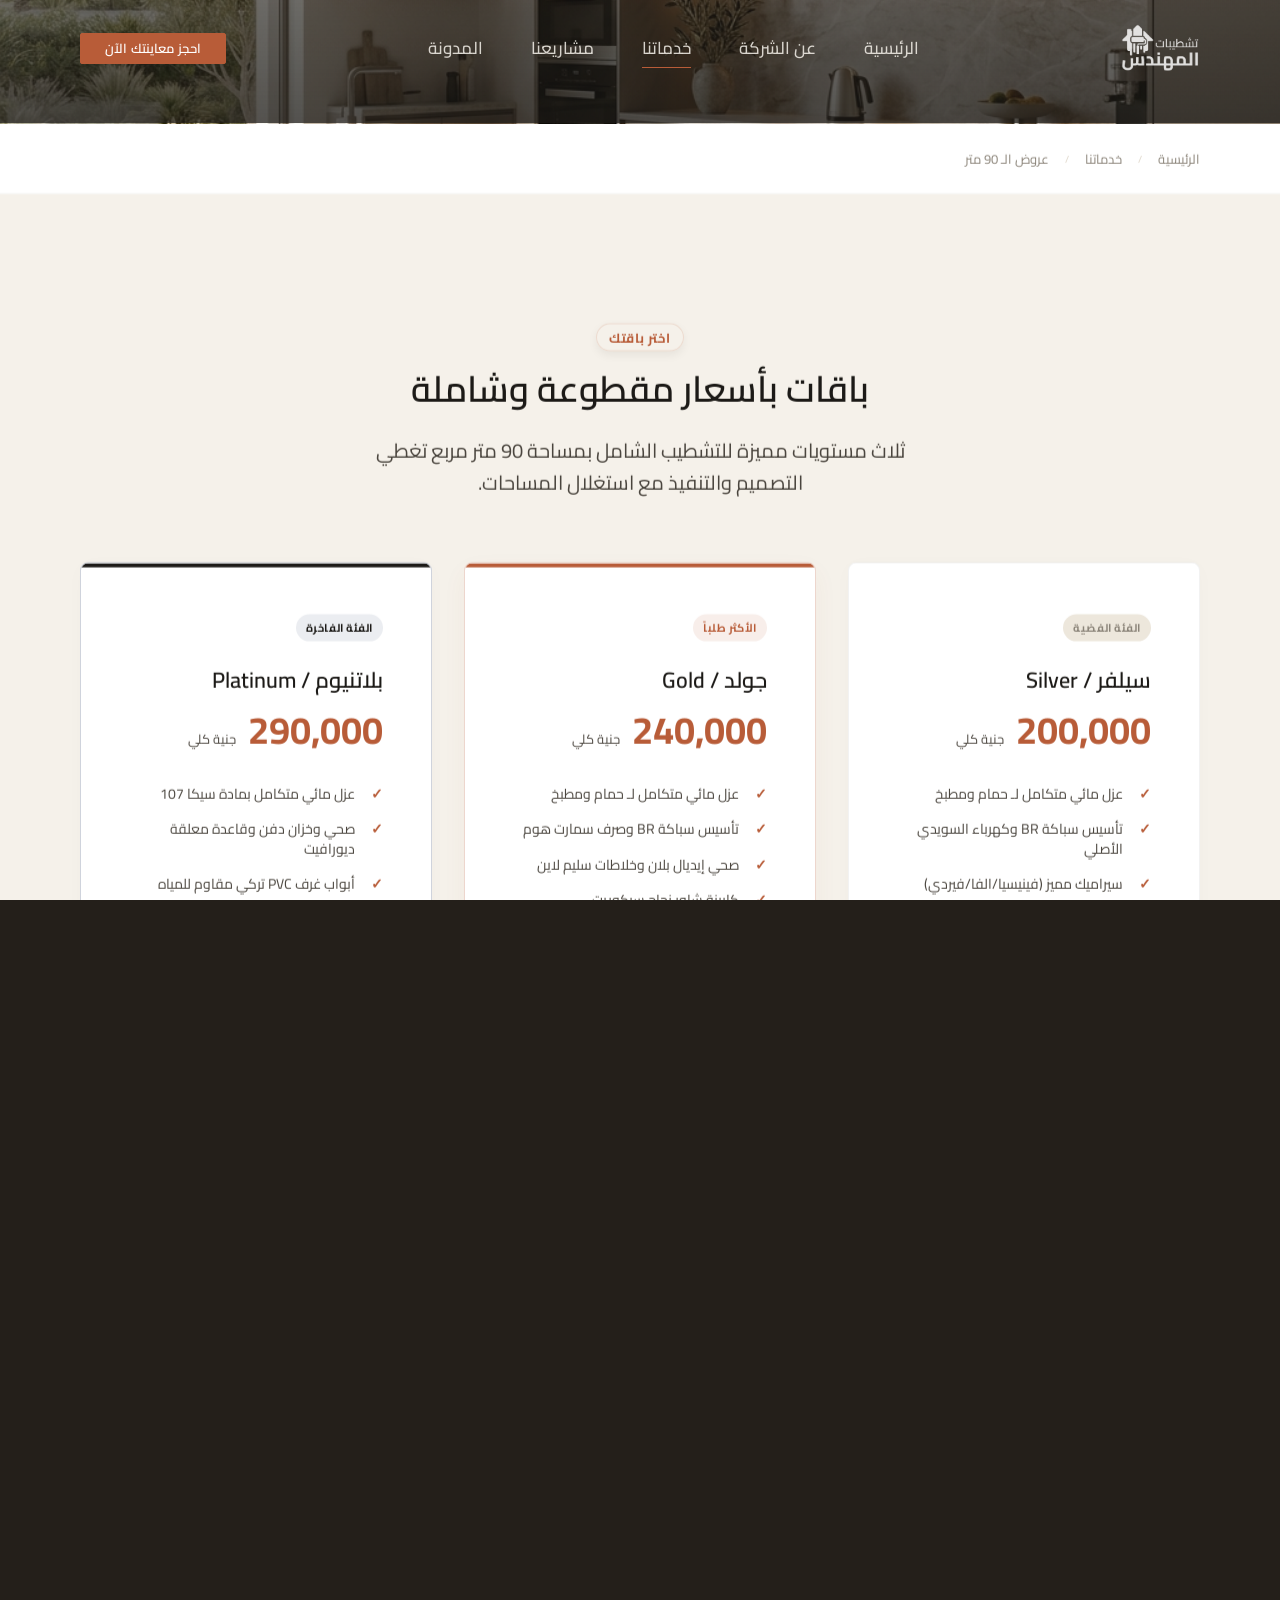
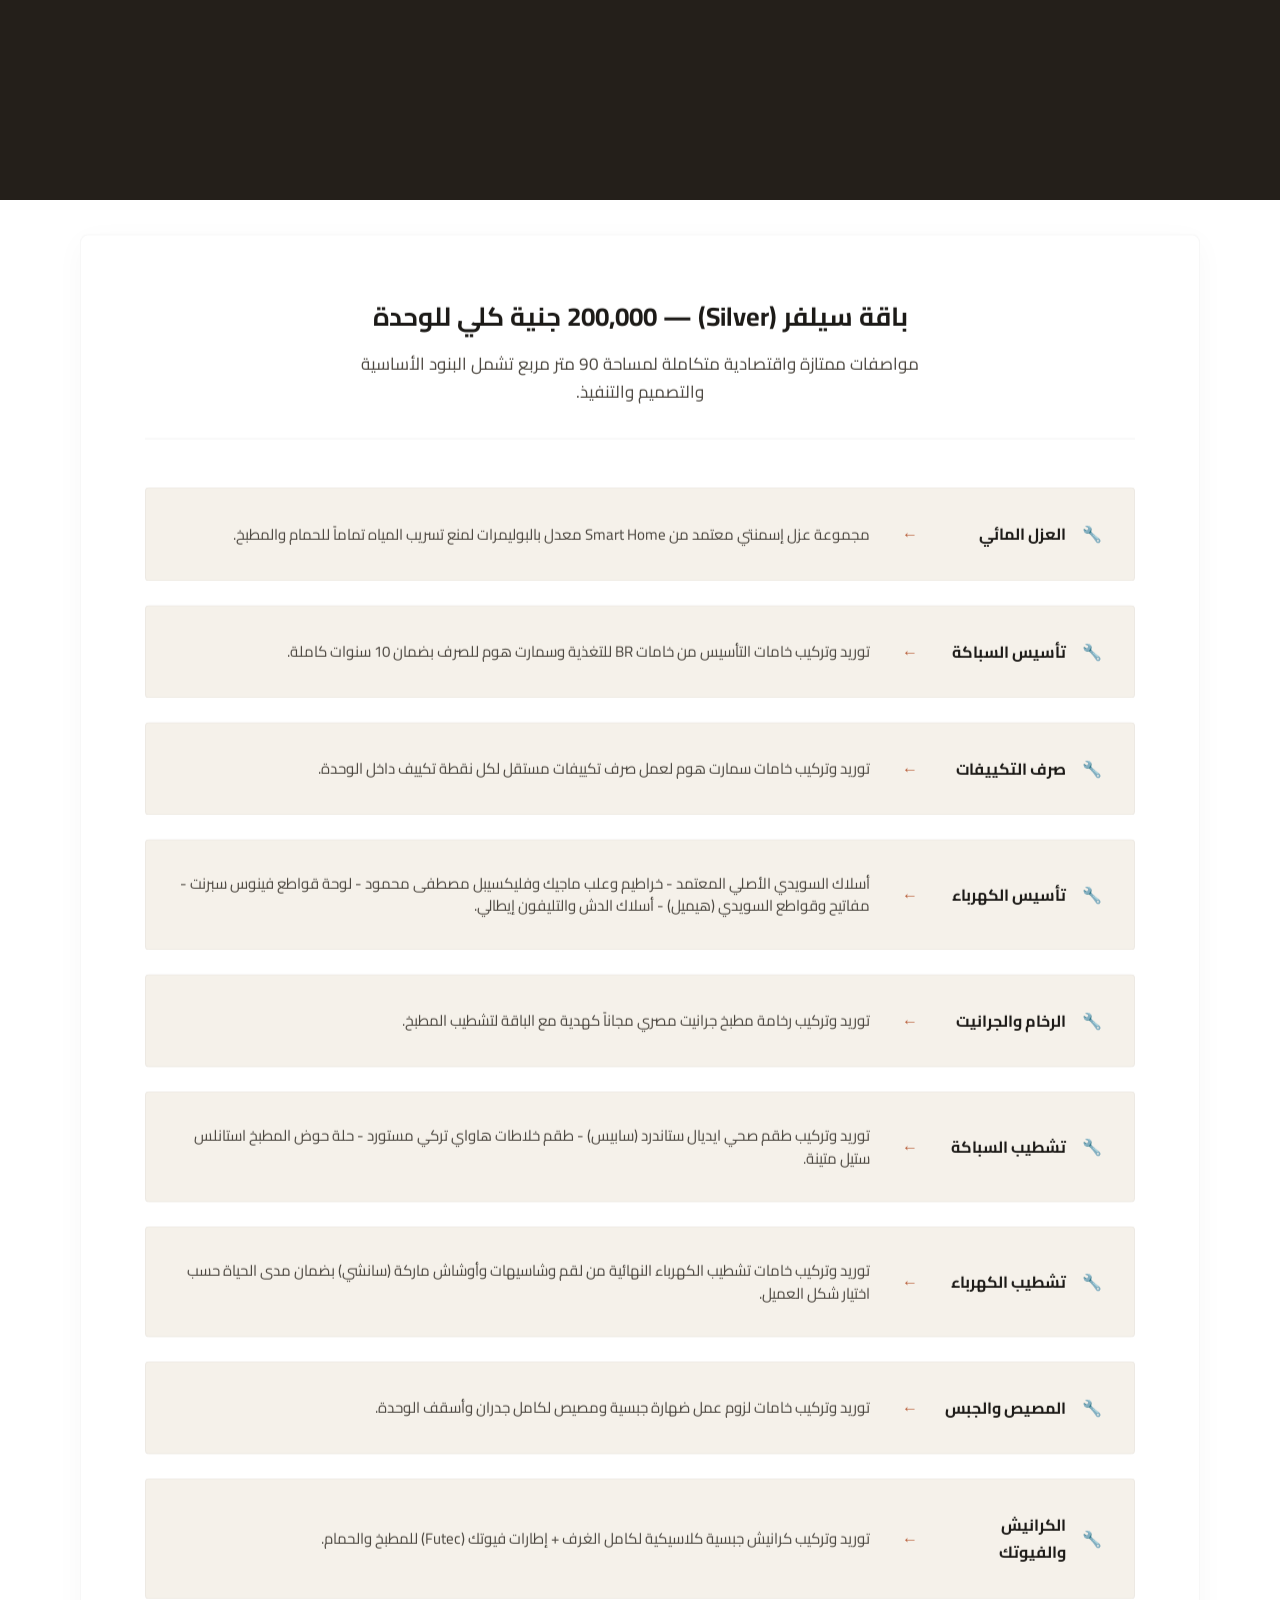
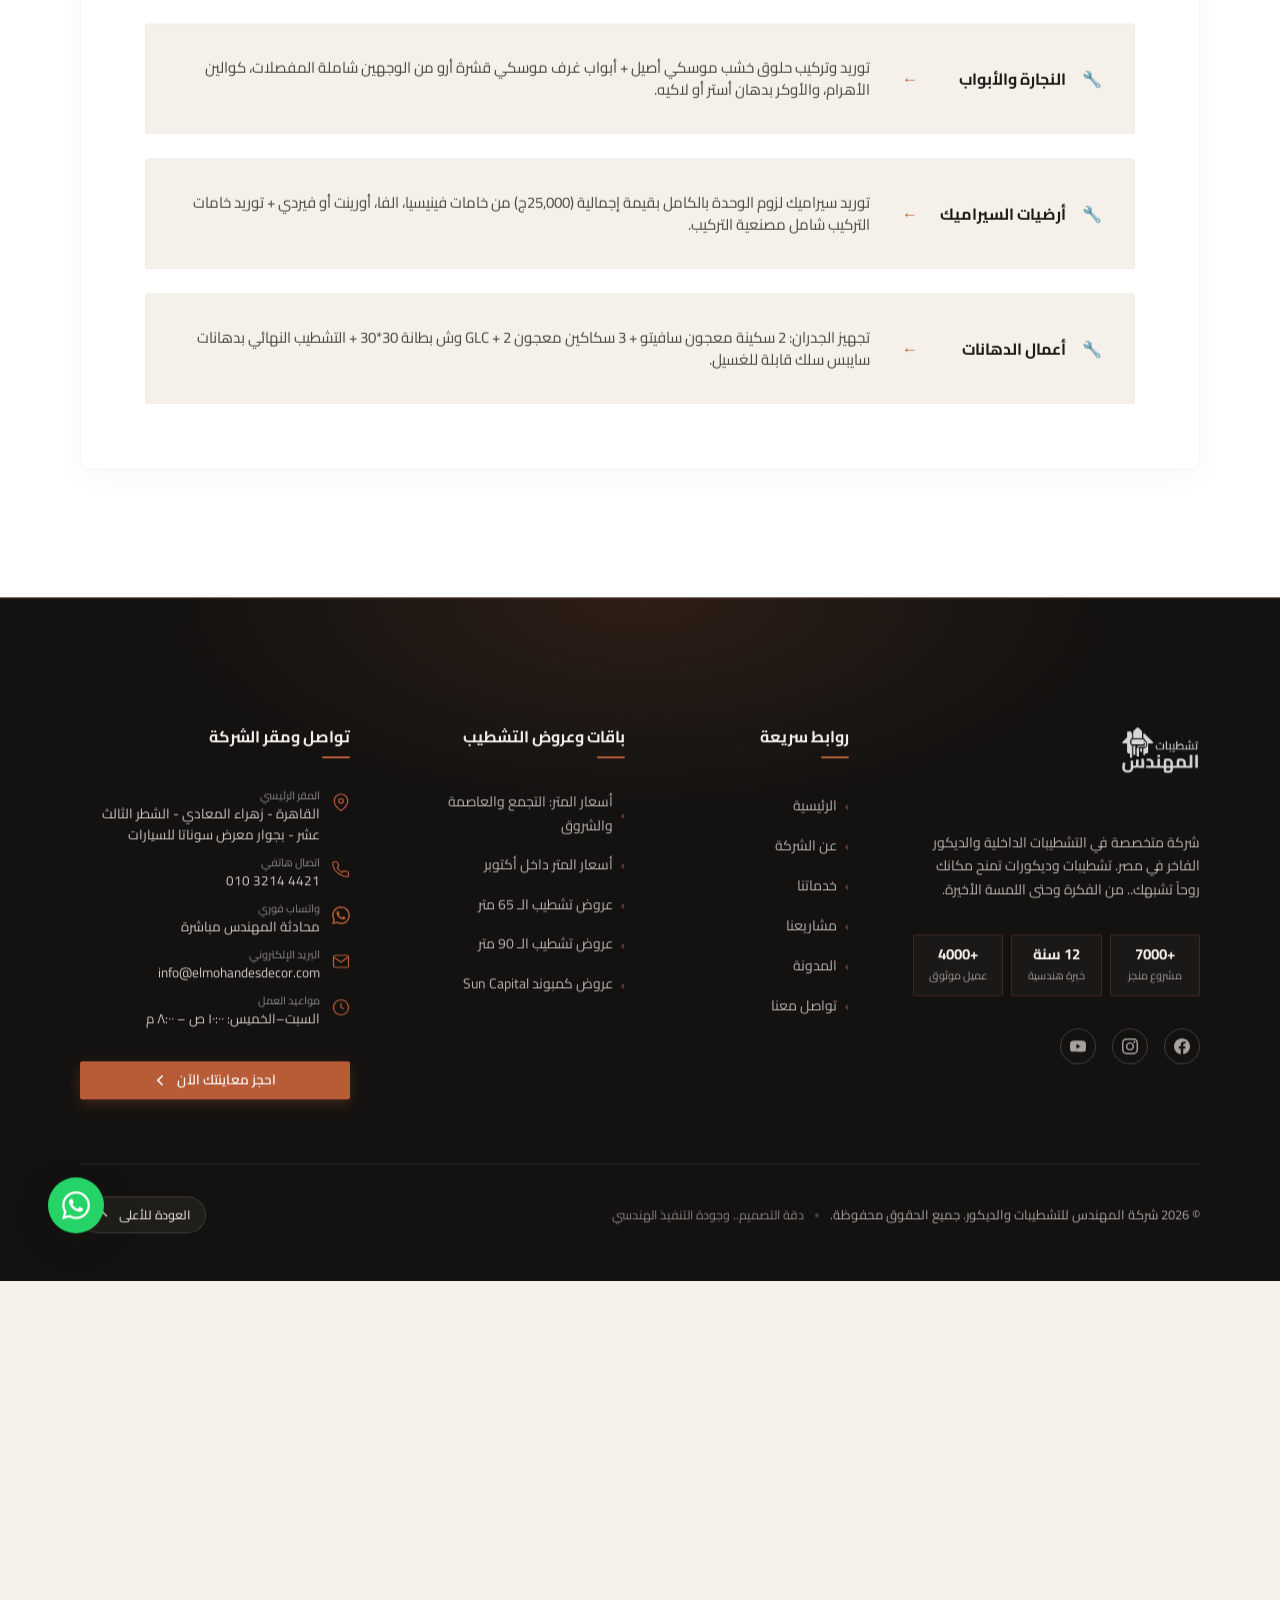
<file: ultra-super-lux.html>
<!doctype html>
<html lang="ar" dir="rtl">
  <head>
    <meta charset="UTF-8" />
    <meta name="viewport" content="width=device-width, initial-scale=1.0" />
    <title>عروض تشطيب مساحة 90 متر مربع — المهندس للتشطيبات والديكور</title>
    <meta
      name="description"
      content="عروض وباقات تشطيب مساحة 90 متر مربع بأسعار مقطوعة شاملة التصميم والتنفيذ بأعلى معايير التشطيب والديكور تحت إشراف هندسي."
    />

    <!-- Open Graph -->
    <meta
      property="og:title"
      content="عروض تشطيب مساحة 90 متر مربع — المهندس للتشطيبات والديكور"
    />
    <meta
      property="og:description"
      content="باقات تشطيب مساحة 90 متر مربع بأسعار مقطوعة معتمدة هندسياً."
    />
    <meta property="og:type" content="website" />

    <!-- Google Fonts -->
    <link rel="preconnect" href="https://fonts.googleapis.com" />
    <link rel="preconnect" href="https://fonts.gstatic.com" crossorigin />
    <link
      href="https://fonts.googleapis.com/css2?family=Cairo:wght@300;400;500;600;700;800&family=Noto+Serif+Arabic:wght@400;600&display=swap"
      rel="stylesheet"
    />

    <!-- CSS -->
    <link rel="stylesheet" href="css/tokens.css" />
    <link rel="stylesheet" href="css/base.css" />
    <link rel="stylesheet" href="css/typography.css" />
    <link rel="stylesheet" href="css/layout.css" />
    <link rel="stylesheet" href="css/components.css" />
    <link rel="stylesheet" href="css/animations.css" />
    <link rel="stylesheet" href="css/pages/ultra-super-lux.css" />
  </head>
  <body>
    <!-- Skip Link -->
    <a href="#main-content" class="skip-link">الانتقال للمحتوى الرئيسي</a>

    <!-- Page Transition Overlay -->
    <div class="page-transition" aria-hidden="true"></div>

    <!-- ============================================
       HEADER
       ============================================ -->
    <header class="header" role="banner">
      <div class="header__inner">
        <!-- Logo -->
        <a
          href="index.html"
          class="header__logo"
          aria-label="المهندس للتشطيبات والديكور — الصفحة الرئيسية"
        >
          <img
            src="assets/images/logo.png"
            alt="شعار المهندس للتشطيبات والديكور"
            class="header__logo-img"
          />
        </a>

        <!-- Desktop Navigation -->
        <nav aria-label="القائمة الرئيسية">
          <ul class="nav__list">
            <li><a href="index.html" class="nav__link">الرئيسية</a></li>
            <li><a href="about.html" class="nav__link">عن الشركة</a></li>
            <li>
              <a href="services.html" class="nav__link is-active">خدماتنا</a>
            </li>
            <li><a href="projects.html" class="nav__link">مشاريعنا</a></li>
            <li><a href="blog.html" class="nav__link">المدونة</a></li>
          </ul>
        </nav>

        <!-- CTA + Mobile Toggle -->
        <div class="header__actions">
          <a href="contact.html" class="btn btn--primary btn--sm"
            >احجز معاينتك الآن</a>
          <button
            class="nav__toggle"
            aria-label="فتح القائمة"
            aria-expanded="false"
            aria-controls="nav-drawer"
          >
            <span></span>
            <span></span>
            <span></span>
          </button>
        </div>
      </div>

      <!-- Mobile Drawer -->
      <nav id="nav-drawer" class="nav__drawer" aria-label="قائمة الجوال">
        <a href="index.html" class="nav__link">الرئيسية</a>
        <a href="about.html" class="nav__link">عن الشركة</a>
        <a href="services.html" class="nav__link is-active">خدماتنا</a>
        <a href="projects.html" class="nav__link">مشاريعنا</a>
        <a href="blog.html" class="nav__link">المدونة</a>
        <a href="contact.html" class="btn btn--primary">احجز معاينتك الآن</a>
      </nav>
    </header>

    <!-- ============================================
       MAIN CONTENT
       ============================================ -->
    <div data-scroll-container>
      <main id="main-content">
        <!-- ==========================================
         SCENE 01 — HERO
         ========================================== -->
        <section
          class="hero hero--subpage"
          aria-label="مشهد الافتتاح"
          data-parallax-container
        >
          <div class="hero__bg-wrapper">
            <img
              src="assets/images/project-2.jpg"
              alt=""
              role="presentation"
              class="hero__bg"
              fetchpriority="high"
              decoding="async"
              data-parallax="0.12"
            />
            <div class="hero__overlay" aria-hidden="true"></div>
          </div>

          <div class="hero__content">
            <div class="hero__content-inner">
              <span class="hero__eyebrow hero-mask hero-seq--1">
                <span class="hero-mask__inner eyebrow"
                  >عروض الـ 90 متر مربع</span
                >
              </span>
              <h1 class="hero__headline display-l">
                <span class="hero-mask hero-seq--2">
                  <span class="hero-mask__inner">باقات تشطيب مساحة 90م</span>
                </span>
                <span
                  class="hero-mask hero-seq--3"
                  style="
                    display: block;
                    color: var(--color-ivory);
                    margin-block-start: -10px;
                  "
                >
                  <span class="hero-mask__inner"
                    >عروض أسعار مقطوعة وشاملة بالكامل</span
                  >
                </span>
              </h1>
              <p class="hero__sub body-l hero-seq--4 reveal--fade reveal">
                تشطيب متكامل لشقتك بمساحة 90 متر مربع بباقات وحزم مرنة تغطي
                التصميم والتنفيذ مع استغلال المساحات.
              </p>
            </div>
          </div>
        </section>

        <!-- Breadcrumb -->
        <nav class="breadcrumb-container" aria-label="مسار التنقل">
          <div class="container">
            <div class="breadcrumb">
              <span class="breadcrumb__item"
                ><a href="index.html" class="breadcrumb__link"
                  >الرئيسية</a
                ></span
              >
              <span class="breadcrumb__separator" aria-hidden="true">/</span>
              <span class="breadcrumb__item"
                ><a href="services.html" class="breadcrumb__link"
                  >خدماتنا</a
                ></span
              >
              <span class="breadcrumb__separator" aria-hidden="true">/</span>
              <span class="breadcrumb__item text-muted">عروض الـ 90 متر</span>
            </div>
          </div>
        </nav>

        <!-- ==========================================
         SCENE 02 — OVERVIEW CARDS
         ========================================== -->
        <section
          class="section packages-overview-section"
          aria-labelledby="overview-heading"
        >
          <div class="container">
            <header class="section-header text-center">
              <span class="eyebrow">اختر باقتك</span>
              <h2 id="overview-heading" class="reveal">
                باقات بأسعار مقطوعة وشاملة
              </h2>
              <p
                class="body-l reveal reveal--delay-1"
                style="margin-inline: auto"
              >
                ثلاث مستويات مميزة للتشطيب الشامل بمساحة 90 متر مربع تغطي
                التصميم والتنفيذ مع استغلال المساحات.
              </p>
            </header>

            <div class="grid grid-3 pricing-grid stagger-parent">
              <!-- Silver Card -->
              <div class="pricing-card reveal" data-package="silver">
                <div class="pricing-card__header">
                  <span class="pricing-card__badge">الفئة الفضية</span>
                  <h3 class="pricing-card__title">سيلفر / Silver</h3>
                  <div class="pricing-card__price">
                    <span class="price-val">200,000</span>
                    <span class="price-unit">جنية كلي</span>
                  </div>
                </div>
                <div class="pricing-card__body">
                  <ul class="pricing-card__features">
                    <li>
                      <span class="icon">✓</span>عزل مائي متكامل لـ حمام ومطبخ
                    </li>
                    <li>
                      <span class="icon">✓</span>تأسيس سباكة BR وكهرباء السويدي
                      الأصلي
                    </li>
                    <li>
                      <span class="icon">✓</span>سيراميك مميز
                      (فينيسيا/الفا/فيردي)
                    </li>
                    <li>
                      <span class="icon">✓</span>رخامة مطبخ جرانيت مصري هدية
                    </li>
                    <li>
                      <span class="icon">✓</span>أبواب خشبية حلوق موسكي قشرة أرو
                    </li>
                    <li>
                      <span class="icon">✓</span>دهانات معجون سافيتو وGLC وتشطيب
                      سايبس
                    </li>
                  </ul>
                </div>
                <div class="pricing-card__footer">
                  <button
                    class="btn btn--primary btn--full scroll-to-specs"
                    data-target="silver"
                  >
                    عرض المواصفات بالتفصيل
                  </button>
                  <a
                    href="https://wa.me/201010068145?text=مرحباً، أريد الاستفسار عن باقة سيلفر للـ 90 متر بسعر 200,000 جنيه"
                    target="_blank"
                    rel="noopener noreferrer"
                    class="btn btn--whatsapp btn--full mt-2"
                    >احجز العرض الآن</a
                  >
                </div>
              </div>

              <!-- Gold Card -->
              <div
                class="pricing-card pricing-card--featured reveal"
                data-package="gold"
              >
                <div class="pricing-card__header">
                  <span class="pricing-card__badge">الأكثر طلباً</span>
                  <h3 class="pricing-card__title">جولد / Gold</h3>
                  <div class="pricing-card__price">
                    <span class="price-val">240,000</span>
                    <span class="price-unit">جنية كلي</span>
                  </div>
                </div>
                <div class="pricing-card__body">
                  <ul class="pricing-card__features">
                    <li>
                      <span class="icon">✓</span>عزل مائي متكامل لـ حمام ومطبخ
                    </li>
                    <li>
                      <span class="icon">✓</span>تأسيس سباكة BR وصرف سمارت هوم
                    </li>
                    <li>
                      <span class="icon">✓</span>صحي إيديال بلان وخلاطات سليم
                      لاين
                    </li>
                    <li><span class="icon">✓</span>كابينة شاور زجاج سيكوريت</li>
                    <li>
                      <span class="icon">✓</span>تأسيس ساوند سيستم وتأسيس
                      كاميرات
                    </li>
                    <li>
                      <span class="icon">✓</span>أسقف معلقة جبسيوم بورد للريسبشن
                    </li>
                    <li>
                      <span class="icon">✓</span>تصميم 3D للاستقبال ومخططات 2D
                    </li>
                  </ul>
                </div>
                <div class="pricing-card__footer">
                  <button
                    class="btn btn--primary btn--full scroll-to-specs"
                    data-target="gold"
                  >
                    عرض المواصفات بالتفصيل
                  </button>
                  <a
                    href="https://wa.me/201010068145?text=مرحباً، أريد الاستفسار عن باقة جولد للـ 90 متر بسعر 240,000 جنيه"
                    target="_blank"
                    rel="noopener noreferrer"
                    class="btn btn--whatsapp btn--full mt-2"
                    >احجز العرض الآن</a
                  >
                </div>
              </div>

              <!-- Platinum Card -->
              <div
                class="pricing-card pricing-card--premium reveal"
                data-package="platinum"
              >
                <div class="pricing-card__header">
                  <span class="pricing-card__badge">الفئة الفاخرة</span>
                  <h3 class="pricing-card__title">بلاتنيوم / Platinum</h3>
                  <div class="pricing-card__price">
                    <span class="price-val">290,000</span>
                    <span class="price-unit">جنية كلي</span>
                  </div>
                </div>
                <div class="pricing-card__body">
                  <ul class="pricing-card__features">
                    <li>
                      <span class="icon">✓</span>عزل مائي متكامل بمادة سيكا 107
                    </li>
                    <li>
                      <span class="icon">✓</span>صحي وخزان دفن وقاعدة معلقة
                      ديورافيت
                    </li>
                    <li>
                      <span class="icon">✓</span>أبواب غرف PVC تركي مقاوم للمياه
                    </li>
                    <li>
                      <span class="icon">✓</span>رخام وجرانيت فخم للمطبخ
                      والفتحات
                    </li>
                    <li>
                      <span class="icon">✓</span>جبسيوم بورد مساحات واسعة وإضاءة
                      ليديكس
                    </li>
                    <li>
                      <span class="icon">✓</span>تصميم داخلي 3D متكامل لكافة
                      الشقة
                    </li>
                  </ul>
                </div>
                <div class="pricing-card__footer">
                  <button
                    class="btn btn--primary btn--full scroll-to-specs"
                    data-target="platinum"
                  >
                    عرض المواصفات بالتفصيل
                  </button>
                  <a
                    href="https://wa.me/201010068145?text=مرحباً، أريد الاستفسار عن باقة بلاتنيوم للـ 90 متر بسعر 290,000 جنيه"
                    target="_blank"
                    rel="noopener noreferrer"
                    class="btn btn--whatsapp btn--full mt-2"
                    >احجز العرض الآن</a
                  >
                </div>
              </div>
            </div>
          </div>
        </section>

        <!-- ==========================================
         SCENE 03 — DETAILED SPECIFICATIONS TABS
         ========================================== -->
        <section
          id="specs-section"
          class="section bg-white"
          aria-labelledby="specs-heading"
        >
          <div class="container">
            <header class="section-header text-center">
              <span class="eyebrow">المواصفات الفنية</span>
              <h2 id="specs-heading" class="reveal">
                تفاصيل الخامات وجودة التركيب
              </h2>
              <p
                class="body-l reveal reveal--delay-1"
                style="margin-inline: auto"
              >
                قارن بين مواصفات الباقات الثلاث بالتفصيل واطلع على دقة الخامات
                والبنود التي نقدمها.
              </p>
            </header>

            <!-- Tabs controls -->
            <div class="specs-tabs reveal">
              <button
                class="spec-tab-btn is-active"
                data-tab="silver"
                aria-selected="true"
                role="tab"
              >
                سيلفر (200 ألف)
              </button>
              <button
                class="spec-tab-btn"
                data-tab="gold"
                aria-selected="false"
                role="tab"
              >
                جولد (240 ألف)
              </button>
              <button
                class="spec-tab-btn"
                data-tab="platinum"
                aria-selected="false"
                role="tab"
              >
                بلاتنيوم (290 ألف)
              </button>
            </div>

            <!-- Specifications content card -->
            <div
              id="spec-panel"
              class="spec-panel-content reveal reveal--delay-1"
            >
              <div class="spec-panel__header">
                <h3 id="active-package-title" class="spec-panel__title">
                  باقة سيلفر
                </h3>
                <p id="active-package-desc" class="spec-panel__subtitle">
                  مواصفات ممتازة ومثالية للبدء بأقل تكلفة للتشطيب المتكامل مع
                  ضمان جودة التركيبات الأساسية.
                </p>
              </div>

              <div id="specs-list-container" class="specs-list">
                <!-- Dynamic specifications items will be rendered by ultra-super-lux.js -->
              </div>
            </div>
          </div>
        </section>
      </main>

              <!-- ============================================
       FOOTER
       ============================================ -->
    <footer class="footer" role="contentinfo">
      <!-- Top Ambient Architectural Glow -->
      <div class="footer__ambient-glow" aria-hidden="true"></div>

      <div class="container">
        <div class="footer__grid">
          <!-- Column 1: Brand + Trust Metrics -->
          <div class="footer__col footer__col--brand">
            <a href="index.html" class="footer__logo" aria-label="المهندس للتشطيبات والديكور">
              <img
                src="assets/images/logo.png"
                alt="المهندس للتشطيبات والديكور"
                class="footer__logo-img"
                width="150"
                height="52"
              />
            </a>
            <p class="footer__desc">
              شركة متخصصة في التشطيبات الداخلية والديكور الفاخر في مصر. تشطيبات وديكورات تمنح مكانك روحاً تشبهك.. من الفكرة وحتى اللمسة الأخيرة.
            </p>

            <!-- Architectural Trust Metric Cards -->
            <div class="footer__trust-grid" aria-label="أرقام وإنجازات هندسية">
              <div class="footer__trust-card">
                <span class="footer__trust-val">+7000</span>
                <span class="footer__trust-lbl">مشروع منجز</span>
              </div>
              <div class="footer__trust-card">
                <span class="footer__trust-val">12 سنة</span>
                <span class="footer__trust-lbl">خبرة هندسية</span>
              </div>
              <div class="footer__trust-card">
                <span class="footer__trust-val">+4000</span>
                <span class="footer__trust-lbl">عميل موثوق</span>
              </div>
            </div>

            <div class="footer__social" aria-label="تابعنا على شبكات التواصل">
              <a
                href="https://www.facebook.com/Elmohandes.Decor"
                class="footer__social-link"
                aria-label="فيسبوك"
                target="_blank"
                rel="noopener noreferrer"
              >
                <svg viewBox="0 0 24 24" width="18" height="18" fill="currentColor">
                  <path
                    d="M24 12.073c0-6.627-5.373-12-12-12s-12 5.373-12 12c0 5.99 4.388 10.954 10.125 11.854v-8.385H7.078v-3.47h3.047V9.43c0-3.007 1.792-4.669 4.533-4.669 1.312 0 2.686.235 2.686.235v2.953H15.83c-1.491 0-1.956.925-1.956 1.874v2.25h3.328l-.532 3.47h-2.796v8.385C19.612 23.027 24 18.062 24 12.073z"
                  />
                </svg>
              </a>
              <a
                href="https://www.instagram.com/elmohandes.decor"
                class="footer__social-link"
                aria-label="إنستاغرام"
                target="_blank"
                rel="noopener noreferrer"
              >
                <svg viewBox="0 0 24 24" width="18" height="18" fill="currentColor">
                  <path
                    d="M12 2.163c3.204 0 3.584.012 4.85.07 3.252.148 4.771 1.691 4.919 4.919.058 1.265.069 1.645.069 4.849 0 3.205-.012 3.584-.069 4.849-.149 3.225-1.664 4.771-4.919 4.919-1.266.058-1.644.07-4.85.07-3.204 0-3.584-.012-4.849-.07-3.26-.149-4.771-1.699-4.919-4.92-.058-1.265-.07-1.644-.07-4.849 0-3.204.013-3.583.07-4.849.149-3.227 1.664-4.771 4.919-4.919 1.266-.057 1.645-.069 4.849-.069zm0-2.163c-3.259 0-3.667.014-4.947.072-4.358.2-6.78 2.618-6.98 6.98-.059 1.281-.073 1.689-.073 4.948 0 3.259.014 3.668.072 4.948.2 4.358 2.618 6.78 6.98 6.98 1.281.058 1.689.072 4.948.072 3.259 0 3.668-.014 4.948-.072 4.354-.2 6.782-2.618 6.979-6.98.059-1.28.073-1.689.073-4.948 0-3.259-.014-3.667-.072-4.947-.196-4.354-2.617-6.78-6.979-6.98-1.281-.059-1.69-.073-4.949-.073zm0 5.838c-3.403 0-6.162 2.759-6.162 6.162s2.759 6.163 6.162 6.163 6.162-2.759 6.162-6.163c0-3.403-2.759-6.162-6.162-6.162zm0 10.162c-2.209 0-4-1.79-4-4 0-2.209 1.791-4 4-4s4 1.791 4 4c0 2.21-1.791 4-4 4zm6.406-11.845c-.796 0-1.441.645-1.441 1.44s.645 1.44 1.441 1.44c.795 0 1.439-.645 1.439-1.44s-.644-1.44-1.439-1.44z"
                  />
                </svg>
              </a>
              <a
                href="https://www.youtube.com/@elmohandesdecor"
                class="footer__social-link"
                aria-label="يوتيوب"
                target="_blank"
                rel="noopener noreferrer"
              >
                <svg viewBox="0 0 24 24" width="18" height="18" fill="currentColor">
                  <path
                    d="M23.498 6.163a3.003 3.003 0 00-2.11-2.11C19.517 3.545 12 3.545 12 3.545s-7.517 0-9.388.508a3.003 3.003 0 00-2.11 2.11C0 8.033 0 12 0 12s0 3.967.502 5.837a3.003 3.003 0 002.11 2.11c1.871.508 9.388.508 9.388.508s7.517 0 9.388-.508a3.003 3.003 0 002.11-2.11C24 15.967 24 12 24 12s0-3.967-.502-5.837zM9.545 15.568V8.432L15.818 12l-6.273 3.568z"
                  />
                </svg>
              </a>
            </div>
          </div>

          <!-- Column 2: Quick Links -->
          <div class="footer__col">
            <h3 class="footer__heading">روابط سريعة</h3>
            <ul class="footer__links">
              <li><a href="index.html" class="footer__link"><span class="footer__link-bullet">›</span> الرئيسية</a></li>
              <li><a href="about.html" class="footer__link"><span class="footer__link-bullet">›</span> عن الشركة</a></li>
              <li><a href="services.html" class="footer__link"><span class="footer__link-bullet">›</span> خدماتنا</a></li>
              <li><a href="projects.html" class="footer__link"><span class="footer__link-bullet">›</span> مشاريعنا</a></li>
              <li><a href="blog.html" class="footer__link"><span class="footer__link-bullet">›</span> المدونة</a></li>
              <li><a href="contact.html" class="footer__link"><span class="footer__link-bullet">›</span> تواصل معنا</a></li>
            </ul>
          </div>

          <!-- Column 3: Finishing Packages & Offers -->
          <div class="footer__col">
            <h3 class="footer__heading">باقات وعروض التشطيب</h3>
            <ul class="footer__links">
              <li><a href="lux.html" class="footer__link"><span class="footer__link-bullet">›</span> أسعار المتر: التجمع والعاصمة والشروق</a></li>
              <li><a href="incorporation.html" class="footer__link"><span class="footer__link-bullet">›</span> أسعار المتر داخل أكتوبر</a></li>
              <li><a href="super-lux.html" class="footer__link"><span class="footer__link-bullet">›</span> عروض تشطيب الـ 65 متر</a></li>
              <li><a href="ultra-super-lux.html" class="footer__link"><span class="footer__link-bullet">›</span> عروض تشطيب الـ 90 متر</a></li>
              <li><a href="sun-capital.html" class="footer__link"><span class="footer__link-bullet">›</span> عروض كمبوند Sun Capital</a></li>
            </ul>
          </div>

          <!-- Column 4: Contact & Headquarters -->
          <div class="footer__col footer__col--contact">
            <h3 class="footer__heading">تواصل ومقر الشركة</h3>
            <div class="footer__contact-list">
              <div class="footer__contact-item footer__contact-item--address">
                <svg class="footer__contact-icon" viewBox="0 0 24 24" fill="none" stroke="currentColor" stroke-width="1.6" aria-hidden="true">
                  <path d="M21 10c0 7-9 13-9 13s-9-6-9-13a9 9 0 0118 0z"></path>
                  <circle cx="12" cy="10" r="3"></circle>
                </svg>
                <div class="footer__contact-text">
                  <span class="footer__contact-label">المقر الرئيسي</span>
                  <span>القاهرة - زهراء المعادي - الشطر الثالث عشر - بجوار معرض سوناتا للسيارات</span>
                </div>
              </div>

              <a href="tel:01032144421" class="footer__contact-item">
                <svg class="footer__contact-icon" viewBox="0 0 24 24" fill="none" stroke="currentColor" stroke-width="1.6" aria-hidden="true">
                  <path d="M22 16.92v3a2 2 0 01-2.18 2 19.79 19.79 0 01-8.63-3.07A19.5 19.5 0 013.95 13a19.79 19.79 0 01-3.07-8.67A2 2 0 012.85 2h3a2 2 0 012 1.72c.127.96.361 1.903.7 2.81a2 2 0 01-.45 2.11L7.09 9.91a16 16 0 006 6l1.27-1.27a2 2 0 012.11-.45c.907.339 1.85.573 2.81.7A2 2 0 0122 16.92z"/>
                </svg>
                <div class="footer__contact-text">
                  <span class="footer__contact-label">اتصال هاتفي</span>
                  <span dir="ltr">010 3214 4421</span>
                </div>
              </a>

              <a href="https://wa.me/201032144421?text=مرحباً، أريد الاستفسار عن باقات التشطيب وحجز معاينة" class="footer__contact-item" target="_blank" rel="noopener noreferrer">
                <svg class="footer__contact-icon" viewBox="0 0 24 24" fill="currentColor" aria-hidden="true">
                  <path d="M17.472 14.382c-.297-.149-1.758-.867-2.03-.967-.273-.099-.471-.148-.67.15-.197.297-.767.966-.94 1.164-.173.199-.347.223-.644.075-.297-.15-1.255-.463-2.39-1.475-.883-.788-1.48-1.761-1.653-2.059-.173-.297-.018-.458.13-.606.134-.133.298-.347.446-.52.149-.174.198-.298.298-.497.099-.198.05-.371-.025-.52-.075-.149-.669-1.612-.916-2.207-.242-.579-.487-.5-.669-.51-.173-.008-.371-.01-.57-.01-.198 0-.52.074-.792.372-.272.297-1.04 1.016-1.04 2.479 0 1.462 1.065 2.875 1.213 3.074.149.198 2.096 3.2 5.077 4.487.709.306 1.262.489 1.694.625.712.227 1.36.195 1.871.118.571-.085 1.758-.719 2.006-1.413.248-.694.248-1.289.173-1.413-.074-.124-.272-.198-.57-.347m-5.421 7.403h-.004a9.87 9.87 0 01-5.031-1.378l-.361-.214-3.741.982.998-3.648-.235-.374a9.86 9.86 0 01-1.51-5.26c.001-5.45 4.436-9.884 9.888-9.884 2.64 0 5.122 1.03 6.988 2.898a9.825 9.825 0 012.893 6.994c-.003 5.45-4.437 9.884-9.885 9.884m8.413-18.297A11.815 11.815 0 0012.05 0C5.495 0 .16 5.335.157 11.892c0 2.096.547 4.142 1.588 5.945L.057 24l6.305-1.654a11.882 11.882 0 005.683 1.448h.005c6.554 0 11.89-5.335 11.893-11.893a11.821 11.821 0 00-3.48-8.413z"/>
                </svg>
                <div class="footer__contact-text">
                  <span class="footer__contact-label">واتساب فوري</span>
                  <span>محادثة المهندس مباشرة</span>
                </div>
              </a>

              <a href="mailto:info@elmohandesdecor.com" class="footer__contact-item">
                <svg class="footer__contact-icon" viewBox="0 0 24 24" fill="none" stroke="currentColor" stroke-width="1.6" aria-hidden="true">
                  <path d="M4 4h16c1.1 0 2 .9 2 2v12c0 1.1-.9 2-2 2H4c-1.1 0-2-.9-2-2V6c0-1.1.9-2 2-2z"/>
                  <polyline points="22,6 12,13 2,6"/>
                </svg>
                <div class="footer__contact-text">
                  <span class="footer__contact-label">البريد الإلكتروني</span>
                  <span>info@elmohandesdecor.com</span>
                </div>
              </a>

              <div class="footer__contact-item footer__contact-item--static">
                <svg class="footer__contact-icon" viewBox="0 0 24 24" fill="none" stroke="currentColor" stroke-width="1.6" aria-hidden="true">
                  <circle cx="12" cy="12" r="10"/>
                  <polyline points="12 6 12 12 16 14"/>
                </svg>
                <div class="footer__contact-text">
                  <span class="footer__contact-label">مواعيد العمل</span>
                  <span>السبت–الخميس: ١٠:٠٠ ص – ٨:٠٠ م</span>
                </div>
              </div>
            </div>

            <div class="footer__cta-box">
              <a href="contact.html" class="btn btn--primary footer__cta-btn">
                <span>احجز معاينتك الآن</span>
                <svg viewBox="0 0 20 20" width="16" height="16" fill="none" stroke="currentColor" stroke-width="2" aria-hidden="true">
                  <path d="M12 4l-6 6 6 6" />
                </svg>
              </a>
            </div>
          </div>
        </div>
        <!-- /footer__grid -->

        <!-- Bottom Bar -->
        <div class="footer__bottom">
          <div class="footer__bottom-info">
            <p class="footer__copyright">
              &copy; <span id="current-year">2026</span> شركة المهندس للتشطيبات والديكور. جميع الحقوق محفوظة.
            </p>
            <span class="footer__bottom-divider">•</span>
            <span class="footer__bottom-tagline">دقة التصميم.. وجودة التنفيذ الهندسي</span>
          </div>

          <button type="button" class="footer__back-to-top" onclick="window.scrollTo({top:0,behavior:'smooth'});" aria-label="العودة لأعلى الصفحة">
            <span>العودة للأعلى</span>
            <svg viewBox="0 0 24 24" width="16" height="16" fill="none" stroke="currentColor" stroke-width="2" aria-hidden="true">
              <polyline points="18 15 12 9 6 15"></polyline>
            </svg>
          </button>
        </div>
      </div>
    </footer>
    <!-- /footer -->

    <!-- Floating WhatsApp -->
    <a
      href="https://wa.me/201032144421?text=مرحباً، أريد الاستفسار عن باقات التشطيب وحجز معاينة"
      class="whatsapp-float"
      target="_blank"
      rel="noopener noreferrer"
      aria-label="تواصل معنا على واتساب"
    >
      <svg viewBox="0 0 24 24" aria-hidden="true">
        <path
          d="M17.472 14.382c-.297-.149-1.758-.867-2.03-.967-.273-.099-.471-.148-.67.15-.197.297-.767.966-.94 1.164-.173.199-.347.223-.644.075-.297-.15-1.255-.463-2.39-1.475-.883-.788-1.48-1.761-1.653-2.059-.173-.297-.018-.458.13-.606.134-.133.298-.347.446-.52.149-.174.198-.298.298-.497.099-.198.05-.371-.025-.52-.075-.149-.669-1.612-.916-2.207-.242-.579-.487-.5-.669-.51-.173-.008-.371-.01-.57-.01-.198 0-.52.074-.792.372-.272.297-1.04 1.016-1.04 2.479 0 1.462 1.065 2.875 1.213 3.074.149.198 2.096 3.2 5.077 4.487.709.306 1.262.489 1.694.625.712.227 1.36.195 1.871.118.571-.085 1.758-.719 2.006-1.413.248-.694.248-1.289.173-1.413-.074-.124-.272-.198-.57-.347m-5.421 7.403h-.004a9.87 9.87 0 01-5.031-1.378l-.361-.214-3.741.982.998-3.648-.235-.374a9.86 9.86 0 01-1.51-5.26c.001-5.45 4.436-9.884 9.888-9.884 2.64 0 5.122 1.03 6.988 2.898a9.825 9.825 0 012.893 6.994c-.003 5.45-4.437 9.884-9.885 9.884m8.413-18.297A11.815 11.815 0 0012.05 0C5.495 0 .16 5.335.157 11.892c0 2.096.547 4.142 1.588 5.945L.057 24l6.305-1.654a11.882 11.882 0 005.683 1.448h.005c6.554 0 11.89-5.335 11.893-11.893a11.821 11.821 0 00-3.48-8.413z"
        />
      </svg>
    </a>

    <!-- Scripts -->
    <script src="js/main-v2.js" defer></script>
    <script src="js/animations.js" defer></script>
    <script src="js/form.js" defer></script>
    <script src="js/ultra-super-lux.js" defer></script>
  </body>
</html>
</file>
<file: css/tokens.css>
/*
 * tokens.css — Elmohandes Decor Design Tokens
 * المصدر: design_tokens.md
 * القاعدة: لا تضف أي قيمة خارج هذا الملف
 */

:root {
  /* ============================================
     1. COLOR SYSTEM
     ============================================ */

  /* Base — Backgrounds */
  --color-ivory: #f5f1ea;
  --color-ivory-dark: #ede7dc;
  --color-white: #ffffff;

  /* Ink — Text */
  --color-ink: #1c1a17;
  --color-ink-soft: #4a453e;
  --color-ink-muted: #8b8479;

  /* Accent — Clay (Terracotta) */
  --color-clay: #b85c38;
  --color-clay-dark: #96492c;
  --color-clay-tint: #e8cfc2;

  /* Dark Sections */
  --color-charcoal: #241f1a;
  --color-charcoal-text: #f5f1ea;

  /* Utility */
  --color-border: #ddd5c7;
  --color-success: #5c7a5c;
  --color-error: #a6432f;
  --color-whatsapp: #25d366;
  --color-whatsapp-dark: #1da551;

  /* ============================================
     2. TYPOGRAPHY SYSTEM
     ============================================ */

  --font-display: "Playfair Display", "Noto Serif Arabic", serif;
  --font-heading: "Cairo", "Inter", sans-serif;
  --font-body: "Cairo", "Inter", sans-serif;

  /* Type Scale — Desktop */
  --text-display-xl: 96px;
  --text-display-l: 64px;
  --text-h1: 48px;
  --text-h2: 36px;
  --text-h3: 24px;
  --text-body-l: 20px;
  --text-body: 17px;
  --text-caption: 13px;
  --text-button: 15px;

  /* Line Heights */
  --lh-display-xl: 1.05;
  --lh-display-l: 1.1;
  --lh-h1: 1.15;
  --lh-h2: 1.2;
  --lh-h3: 1.3;
  --lh-body-l: 1.6;
  --lh-body: 1.7;
  --lh-caption: 1.4;

  /* ============================================
     3. SPACING SYSTEM (8px base)
     ============================================ */

  --space-1: 8px;
  --space-2: 16px;
  --space-3: 24px;
  --space-4: 32px;
  --space-5: 48px;
  --space-6: 64px;
  --space-7: 96px;
  --space-8: 128px;
  --space-9: 160px;
  --space-10: 240px;

  /* ============================================
     4. LAYOUT & GRID
     ============================================ */

  --container-max: 1440px;
  --container-padding-desktop: 80px;
  --container-padding-tablet: 40px;
  --container-padding-mobile: 20px;

  --grid-columns-desktop: 12;
  --grid-columns-tablet: 8;
  --grid-columns-mobile: 4;

  --gutter-desktop: 24px;
  --gutter-mobile: 16px;

  /* Breakpoints (for reference in JS) */
  --bp-mobile: 0px;
  --bp-tablet: 640px;
  --bp-desktop: 1024px;
  --bp-wide: 1440px;

  /* ============================================
     5. BORDER RADIUS & ELEVATION
     ============================================ */

  --radius-sm: 2px;
  --radius-md: 4px;
  --radius-lg: 8px;
  --radius-full: 999px;

  --shadow-none: none;
  --shadow-soft: 0 4px 24px rgba(28, 26, 23, 0.06);
  --shadow-medium: 0 8px 40px rgba(28, 26, 23, 0.1);

  /* ============================================
     6. MOTION TOKENS
     ============================================ */

  --duration-micro: 180ms;
  --duration-small: 250ms;
  --duration-medium: 350ms;
  --duration-reveal: 500ms;
  --duration-section: 800ms;
  --duration-story: 1200ms;

  --ease-default: cubic-bezier(0.25, 0.1, 0.25, 1);
  --ease-out-soft: cubic-bezier(0.16, 1, 0.3, 1);
  --ease-in-out-soft: cubic-bezier(0.65, 0, 0.35, 1);

  /* ============================================
     7. Z-INDEX SCALE
     ============================================ */

  --z-base: 0;
  --z-sticky-nav: 100;
  --z-overlay: 200;
  --z-modal: 300;
  --z-cursor: 400;
  --z-toast: 500;
}

/* ============================================
   RESPONSIVE TYPE SCALE TOKENS
   ============================================ */

@media (max-width: 1023px) {
  :root {
    --text-display-xl: 68px;
    --text-display-l: 48px;
    --text-h1: 38px;
    --text-h2: 30px;
    --text-h3: 22px;
  }
}

@media (max-width: 639px) {
  :root {
    --text-display-xl: 40px;
    --text-display-l: 34px;
    --text-h1: 28px;
    --text-h2: 24px;
    --text-h3: 20px;
    --text-body-l: 18px;
    --text-body: 15.5px;
  }
}
</file>
<file: css/base.css>
/*
 * base.css — Elmohandes Decor
 * Reset + RTL + Global defaults
 */

/* ============================================
   RESET
   ============================================ */

*,
*::before,
*::after {
  box-sizing: border-box;
  margin: 0;
  padding: 0;
}

html {
  font-size: 100%;
  scroll-behavior: smooth;
  -webkit-text-size-adjust: 100%;
}

body {
  font-family: var(--font-body);
  font-size: var(--text-body);
  line-height: var(--lh-body);
  color: var(--color-ink);
  background-color: var(--color-ivory);
  direction: rtl;
  text-align: start;
  overflow-x: hidden;
  -webkit-font-smoothing: antialiased;
  -moz-osx-font-smoothing: grayscale;
}

/* ============================================
   TYPOGRAPHY BASE
   ============================================ */

h1,
h2,
h3,
h4,
h5,
h6 {
  font-family: var(--font-heading);
  font-weight: 600;
  color: var(--color-ink);
  line-height: var(--lh-h2);
}

p {
  color: var(--color-ink-soft);
  max-width: 68ch;
}

a {
  color: inherit;
  text-decoration: none;
  transition: color var(--duration-micro) var(--ease-default);
}

a:hover {
  color: var(--color-clay);
}

img,
video {
  max-width: 100%;
  height: auto;
  display: block;
}

ul,
ol {
  list-style: none;
}

button {
  cursor: pointer;
  border: none;
  background: none;
  font-family: var(--font-body);
}

input,
textarea,
select {
  font-family: var(--font-body);
  font-size: var(--text-body);
}

/* ============================================
   ACCESSIBILITY
   ============================================ */

/* Skip Link */
.skip-link {
  position: absolute;
  top: -100%;
  inset-inline-start: var(--space-3);
  background: var(--color-clay);
  color: var(--color-white);
  padding: var(--space-2) var(--space-3);
  border-radius: var(--radius-sm);
  z-index: var(--z-toast);
  font-weight: 600;
  font-size: var(--text-body);
  transition: top var(--duration-small) var(--ease-out-soft);
}

.skip-link:focus {
  top: var(--space-2);
}

/* Focus Styles */
:focus-visible {
  outline: 2px solid var(--color-clay);
  outline-offset: 3px;
  border-radius: var(--radius-sm);
}

:focus:not(:focus-visible) {
  outline: none;
}

/* ============================================
   SELECTION
   ============================================ */

::selection {
  background: var(--color-clay-tint);
  color: var(--color-ink);
}

/* ============================================
   SCROLLBAR (subtle)
   ============================================ */

::-webkit-scrollbar {
  width: 6px;
}

::-webkit-scrollbar-track {
  background: var(--color-ivory-dark);
}

::-webkit-scrollbar-thumb {
  background: var(--color-border);
  border-radius: var(--radius-full);
}

::-webkit-scrollbar-thumb:hover {
  background: var(--color-ink-muted);
}

/* ============================================
   REDUCED MOTION
   ============================================ */

@media (prefers-reduced-motion: reduce) {
  *,
  *::before,
  *::after {
    animation-duration: 0.01ms !important;
    animation-iteration-count: 1 !important;
    transition-duration: 0.01ms !important;
    scroll-behavior: auto !important;
  }

  .reveal {
    opacity: 1 !important;
    transform: none !important;
  }
}

/* ============================================
   UTILITY CLASSES
   ============================================ */

.sr-only {
  position: absolute;
  width: 1px;
  height: 1px;
  padding: 0;
  margin: -1px;
  overflow: hidden;
  clip: rect(0, 0, 0, 0);
  white-space: nowrap;
  border: 0;
}

.text-clay {
  color: var(--color-clay);
}
.text-muted {
  color: var(--color-ink-muted);
}
.text-ivory {
  color: var(--color-ivory);
}
.text-center {
  text-align: center;
}

.bg-ivory {
  background-color: var(--color-ivory);
}
.bg-ivory-dark {
  background-color: var(--color-ivory-dark);
}
.bg-charcoal {
  background-color: var(--color-charcoal);
}
.bg-white {
  background-color: var(--color-white);
}

.w-full {
  width: 100%;
}
</file>
<file: css/typography.css>
/*
 * typography.css — Elmohandes Decor
 * Type scale + editorial hierarchy
 */

/* ============================================
   DISPLAY HEADINGS (Hero only)
   ============================================ */

.display-xl {
  font-family: var(--font-heading);
  font-size: var(--text-display-xl);
  line-height: var(--lh-display-xl);
  font-weight: 600;
  letter-spacing: -0.02em;
}

.display-l {
  font-family: var(--font-heading);
  font-size: var(--text-display-l);
  line-height: var(--lh-display-l);
  font-weight: 600;
  letter-spacing: -0.01em;
}

/* ============================================
   HEADINGS
   ============================================ */

h1,
.h1 {
  font-size: var(--text-h1);
  line-height: var(--lh-h1);
  font-weight: 600;
  letter-spacing: -0.01em;
}

h2,
.h2 {
  font-size: var(--text-h2);
  line-height: var(--lh-h2);
  font-weight: 600;
}

h3,
.h3 {
  font-size: var(--text-h3);
  line-height: var(--lh-h3);
  font-weight: 500;
}

h4,
.h4 {
  font-size: var(--text-body-l);
  line-height: var(--lh-body-l);
  font-weight: 600;
}

/* ============================================
   BODY TEXT
   ============================================ */

.body-l {
  font-size: var(--text-body-l);
  line-height: var(--lh-body-l);
  font-weight: 400;
  color: var(--color-ink-soft);
}

.body {
  font-size: var(--text-body);
  line-height: var(--lh-body);
  font-weight: 400;
  color: var(--color-ink-soft);
}

/* ============================================
   CAPTION & EYEBROW
   ============================================ */

.caption {
  font-size: var(--text-caption);
  line-height: var(--lh-caption);
  font-weight: 500;
  letter-spacing: 0.08em;
  text-transform: uppercase;
  color: var(--color-ink-muted);
}

.eyebrow {
  font-size: 13px;
  line-height: 1.4;
  font-weight: 700;
  letter-spacing: 0.05em;
  color: var(--color-clay);
  background-color: rgba(245, 241, 234, 0.95);
  padding: 4px 12px;
  border-radius: 100px;
  display: inline-block !important;
  border: 1px solid rgba(184, 92, 56, 0.15);
  box-shadow: 0 4px 10px rgba(0, 0, 0, 0.06);
  margin-block-end: var(--space-2);
  width: max-content;
}

/* ============================================
   SECTION HEADER
   ============================================ */

.section-header {
  margin-block-end: var(--space-6);
}

.section-header h2 {
  margin-block-end: var(--space-3);
}

.section-header .body-l {
  max-width: 580px;
}

.section-header.text-center .body-l,
.section-header.text-center p {
  margin-inline: auto;
}

/* ============================================
   BLOCKQUOTE (Blog, Testimonials)
   ============================================ */

blockquote {
  border-inline-start: 3px solid var(--color-clay);
  padding-inline-start: var(--space-4);
  margin-block: var(--space-5);
  font-size: var(--text-body-l);
  line-height: var(--lh-body-l);
  font-style: italic;
  color: var(--color-ink-soft);
}

/* ============================================
   MOBILE TYPE SCALE
   ============================================ */

@media (max-width: 639px) {
  .display-xl {
    font-size: 44px;
    line-height: 1.1;
  }

  .display-l {
    font-size: 36px;
    line-height: 1.15;
  }

  h1,
  .h1 {
    font-size: 32px;
    line-height: 1.2;
  }

  h2,
  .h2 {
    font-size: 26px;
    line-height: 1.25;
  }

  h3,
  .h3 {
    font-size: 20px;
    line-height: 1.3;
  }

  .body-l {
    font-size: 18px;
  }

  .body {
    font-size: 16px;
  }
}
</file>
<file: css/layout.css>
/*
 * layout.css — Elmohandes Decor
 * Container + Grid + Spacing system
 */

/* ============================================
   CONTAINER
   ============================================ */

.container {
  width: 100%;
  max-width: var(--container-max);
  margin-inline: auto;
  padding-inline: var(--container-padding-desktop);
}

.container--narrow {
  max-width: 900px;
}

.container--wide {
  max-width: 100%;
  padding-inline: var(--space-6);
}

/* ============================================
   SECTIONS
   ============================================ */

.section {
  padding-block: var(--space-8);
}

.section--lg {
  padding-block: var(--space-9);
}

.section--xl {
  padding-block: var(--space-10);
}

.section--sm {
  padding-block: var(--space-6);
}

/* ============================================
   GRID SYSTEM
   ============================================ */

.grid {
  display: grid;
  gap: var(--gutter-desktop);
}

.grid-2 {
  grid-template-columns: repeat(2, 1fr);
}
.grid-3 {
  grid-template-columns: repeat(3, 1fr);
}
.grid-4 {
  grid-template-columns: repeat(4, 1fr);
}

/* Auto-fit grids */
.grid-auto-sm {
  grid-template-columns: repeat(auto-fit, minmax(280px, 1fr));
}

.grid-auto-md {
  grid-template-columns: repeat(auto-fit, minmax(360px, 1fr));
}

/* ============================================
   FLEX UTILITIES
   ============================================ */

.flex {
  display: flex;
}
.flex-col {
  flex-direction: column;
}
.flex-wrap {
  flex-wrap: wrap;
}
.items-center {
  align-items: center;
}
.items-start {
  align-items: flex-start;
}
.justify-between {
  justify-content: space-between;
}
.justify-center {
  justify-content: center;
}
.gap-1 {
  gap: var(--space-1);
}
.gap-2 {
  gap: var(--space-2);
}
.gap-3 {
  gap: var(--space-3);
}
.gap-4 {
  gap: var(--space-4);
}
.gap-5 {
  gap: var(--space-5);
}
.gap-6 {
  gap: var(--space-6);
}

/* ============================================
   EDITORIAL SPLIT (60/40)
   ============================================ */

.split {
  display: grid;
  grid-template-columns: 1fr 1fr;
  gap: var(--space-7);
  align-items: center;
}

.split--60-40 {
  grid-template-columns: 3fr 2fr;
}

.split--40-60 {
  grid-template-columns: 2fr 3fr;
}

/* RTL: Image order */
.split .split__image {
  order: 1; /* يمين في RTL */
}
.split .split__text {
  order: 2; /* يسار في RTL */
}

.split.split--image-left .split__image {
  order: 2;
}
.split.split--image-left .split__text {
  order: 1;
}

/* ============================================
   SPACERS
   ============================================ */

.spacer-1 {
  height: var(--space-1);
}
.spacer-2 {
  height: var(--space-2);
}
.spacer-3 {
  height: var(--space-3);
}
.spacer-4 {
  height: var(--space-4);
}
.spacer-5 {
  height: var(--space-5);
}
.spacer-6 {
  height: var(--space-6);
}
.spacer-7 {
  height: var(--space-7);
}
.spacer-8 {
  height: var(--space-8);
}

/* ============================================
   RESPONSIVE
   ============================================ */

@media (max-width: 1023px) {
  .container {
    padding-inline: var(--container-padding-tablet);
  }

  .section {
    padding-block: var(--space-7);
  }
  .section--lg {
    padding-block: var(--space-8);
  }

  .grid-3 {
    grid-template-columns: repeat(2, 1fr);
  }
  .grid-4 {
    grid-template-columns: repeat(2, 1fr);
  }

  .split,
  .split--60-40,
  .split--40-60 {
    grid-template-columns: 1fr;
    gap: var(--space-5);
  }

  .split .split__image,
  .split .split__text,
  .split.split--image-left .split__image,
  .split.split--image-left .split__text {
    order: unset;
  }
}

@media (max-width: 639px) {
  .container {
    padding-inline: var(--container-padding-mobile);
  }

  .section {
    padding-block: var(--space-6);
  }
  .section--lg {
    padding-block: var(--space-7);
  }
  .section--xl {
    padding-block: var(--space-8);
  }

  .grid-2,
  .grid-3,
  .grid-4 {
    grid-template-columns: 1fr;
  }

  .container--wide {
    padding-inline: var(--container-padding-mobile);
  }
}

/* ============================================
   SMOOTH INERTIA SCROLL CONTAINER
   ============================================ */

@media (min-width: 1024px) {
  [data-scroll-container] {
    position: fixed;
    top: 0;
    inset-inline: 0;
    width: 100%;
    overflow: hidden;
    will-change: transform;
  }
}
</file>
<file: css/components.css>
/*
 * components.css — Elmohandes Decor
 * Header · Footer · Buttons · Cards · Nav · Forms
 */

/* ============================================
   HEADER / NAVIGATION
   ============================================ */

.header {
  position: fixed;
  top: 0;
  inset-inline: 0;
  z-index: var(--z-sticky-nav);
  transition:
    background var(--duration-medium) var(--ease-default),
    box-shadow var(--duration-medium) var(--ease-default),
    transform var(--duration-medium) var(--ease-out-soft);
}

.header.is-transparent {
  background: transparent;
}

.header.is-scrolled {
  background: rgba(245, 241, 234, 0.95);
  backdrop-filter: blur(12px);
  -webkit-backdrop-filter: blur(12px);
  box-shadow: var(--shadow-soft);
}

.header.is-hidden {
  transform: translateY(-100%);
}

.header__inner {
  display: flex;
  align-items: center;
  justify-content: space-between;
  padding-block: var(--space-3);
  padding-inline: var(--container-padding-desktop);
  max-width: var(--container-max);
  margin-inline: auto;
}

/* Logo */
.header__logo {
  display: flex;
  align-items: center;
  flex-shrink: 0;
  text-decoration: none;
}

.header__logo-img {
  height: 48px;
  width: auto;
  object-fit: contain;
  transition: filter var(--duration-medium) var(--ease-default);
}

/* Default state: dark logo for light header backgrounds */
.header__logo-img {
  filter: none;
}

/* Scrolled state: keep dark logo */
.header.is-scrolled .header__logo-img {
  filter: none;
}

/* Transparent/hero state: invert to white logo for dark backgrounds */
.header.is-transparent .header__logo-img {
  filter: invert(1) brightness(2.5);
}

/* Nav Links */
.nav__list {
  display: flex;
  align-items: center;
  gap: var(--space-5);
}

.nav__link {
  font-size: var(--text-body);
  font-weight: 500;
  color: var(--color-ink);
  text-decoration: none;
  position: relative;
  padding-block-end: 2px;
  transition: color var(--duration-micro) var(--ease-default);
}

.nav__link::after {
  content: "";
  position: absolute;
  bottom: -2px;
  inset-inline-start: 0;
  width: 0;
  height: 1px;
  background: var(--color-clay);
  transition: width var(--duration-small) var(--ease-out-soft);
}

.nav__link:hover,
.nav__link.is-active {
  color: var(--color-clay);
}

.nav__link:hover::after,
.nav__link.is-active::after {
  width: 100%;
}

.header.is-transparent .nav__link {
  color: rgba(245, 241, 234, 0.85);
}

.header.is-transparent .nav__link:hover {
  color: var(--color-ivory);
}

/* Header Actions */
.header__actions {
  display: flex;
  align-items: center;
  gap: var(--space-3);
}

/* Mobile Menu Toggle */
.nav__toggle {
  display: none;
  flex-direction: column;
  gap: 5px;
  padding: var(--space-1);
  cursor: pointer;
}

.nav__toggle span {
  display: block;
  width: 24px;
  height: 1.5px;
  background: var(--color-ink);
  transition: all var(--duration-small) var(--ease-in-out-soft);
  transform-origin: center;
}

.header.is-transparent .nav__toggle span {
  background: var(--color-ivory);
}

.nav__toggle.is-open span,
.header.is-transparent .nav__toggle.is-open span {
  background: var(--color-ink);
}

.nav__toggle.is-open span:nth-child(1) {
  transform: rotate(45deg) translate(4.5px, 4.5px);
}
.nav__toggle.is-open span:nth-child(2) {
  opacity: 0;
  transform: scaleX(0);
}
.nav__toggle.is-open span:nth-child(3) {
  transform: rotate(-45deg) translate(4.5px, -4.5px);
}

/* Mobile Nav Drawer */
.nav__drawer {
  display: none;
  position: fixed;
  top: 70px;
  bottom: 0;
  left: 0;
  right: 0;
  height: calc(100vh - 70px);
  height: calc(100dvh - 70px);
  background: var(--color-ivory);
  z-index: calc(var(--z-sticky-nav) - 1);
  padding: var(--space-5) var(--container-padding-mobile);
  flex-direction: column;
  gap: var(--space-4);
  transform: translateX(100%);
  transition: transform var(--duration-medium) var(--ease-in-out-soft);
  overflow-y: auto;
  -webkit-overflow-scrolling: touch;
}

.nav__drawer.is-open {
  transform: translateX(0);
}

.nav__drawer .nav__link,
.header.is-transparent .nav__drawer .nav__link {
  font-size: var(--text-h3);
  color: var(--color-ink);
  padding-block: var(--space-2);
  display: block;
}

.nav__drawer .nav__link:hover,
.nav__drawer .nav__link.is-active,
.header.is-transparent .nav__drawer .nav__link:hover,
.header.is-transparent .nav__drawer .nav__link.is-active {
  color: var(--color-clay);
}

.nav__drawer .btn {
  margin-top: auto;
  margin-block-start: var(--space-6);
  margin-block-end: 70px;
  width: 100%;
  justify-content: center;
  text-align: center;
  padding-block: 14px;
  font-size: var(--text-body);
  font-weight: 600;
  border-radius: var(--radius-md);
  box-shadow: 0 4px 14px rgba(196, 112, 63, 0.3);
  transition: all var(--duration-medium) var(--ease-out-soft);
}

.nav__drawer .btn:hover,
.nav__drawer .btn:active {
  transform: translateY(-2px);
  box-shadow: 0 6px 18px rgba(196, 112, 63, 0.45);
}

/* ============================================
   BUTTONS
   ============================================ */

.btn {
  display: inline-flex;
  align-items: center;
  gap: var(--space-2);
  padding: var(--space-2) var(--space-5);
  font-family: var(--font-body);
  font-size: var(--text-button);
  font-weight: 600;
  line-height: 1;
  text-decoration: none;
  border-radius: var(--radius-sm);
  cursor: pointer;
  transition:
    background var(--duration-small) var(--ease-out-soft),
    color var(--duration-small) var(--ease-out-soft),
    transform var(--duration-small) var(--ease-out-soft),
    box-shadow var(--duration-small) var(--ease-out-soft),
    border-color var(--duration-small) var(--ease-out-soft);
  white-space: nowrap;
  border: 1.5px solid transparent;
  letter-spacing: 0.01em;
}

/* Primary */
.btn--primary {
  background: var(--color-clay);
  color: var(--color-white);
  border-color: var(--color-clay);
}

.btn--primary:hover {
  background: var(--color-clay-dark);
  border-color: var(--color-clay-dark);
  color: var(--color-white);
  transform: translateY(-2px);
  box-shadow: var(--shadow-medium);
}

.btn--primary:active {
  transform: translateY(0);
  box-shadow: var(--shadow-none);
}

/* Secondary / Outline */
.btn--secondary {
  background: transparent;
  color: var(--color-clay);
  border-color: var(--color-clay);
}

.btn--secondary:hover {
  background: var(--color-clay-tint);
  color: var(--color-clay-dark);
  border-color: var(--color-clay-dark);
}

/* Ghost (Light — on dark backgrounds) */
.btn--ghost {
  background: transparent;
  color: var(--color-ivory);
  border-color: rgba(245, 241, 234, 0.5);
}

.btn--ghost:hover {
  background: rgba(245, 241, 234, 0.1);
  border-color: var(--color-ivory);
  color: var(--color-ivory);
}

/* Ghost Dark (on light backgrounds) */
.btn--ghost-dark {
  background: transparent;
  color: var(--color-ink);
  border-color: var(--color-border);
  gap: var(--space-2);
}

.btn--ghost-dark:hover {
  border-color: var(--color-ink);
  color: var(--color-clay);
}

.btn--ghost-dark .btn__arrow {
  transition: transform var(--duration-small) var(--ease-out-soft);
  display: inline-block;
}

.btn--ghost-dark:hover .btn__arrow {
  transform: translateX(-4px); /* RTL */
}

/* WhatsApp */
.btn--whatsapp {
  background: var(--color-whatsapp);
  color: var(--color-white);
  border-color: var(--color-whatsapp);
}

.btn--whatsapp:hover {
  background: var(--color-whatsapp-dark);
  border-color: var(--color-whatsapp-dark);
  color: var(--color-white);
  transform: translateY(-2px);
  box-shadow: var(--shadow-medium);
}

/* Small */
.btn--sm {
  padding: var(--space-1) var(--space-3);
  font-size: var(--text-caption);
}

/* Full width */
.btn--full {
  width: 100%;
  justify-content: center;
}

/* ============================================
   FLOATING WHATSAPP
   ============================================ */

.whatsapp-float {
  position: fixed;
  bottom: var(--space-5);
  inset-inline-end: var(--space-5);
  z-index: var(--z-overlay);
  width: 56px;
  height: 56px;
  background: var(--color-whatsapp);
  border-radius: var(--radius-full);
  display: flex;
  align-items: center;
  justify-content: center;
  box-shadow: var(--shadow-medium);
  transition:
    transform var(--duration-small) var(--ease-out-soft),
    box-shadow var(--duration-small) var(--ease-out-soft);
  text-decoration: none;
}

.whatsapp-float:hover {
  transform: scale(1.1);
  box-shadow: 0 12px 40px rgba(37, 211, 102, 0.35);
}

.whatsapp-float svg {
  width: 28px;
  height: 28px;
  fill: white;
}

/* ============================================
   PROJECT CARD
   ============================================ */

.project-card {
  position: relative;
  overflow: hidden;
  border-radius: var(--radius-md);
  cursor: pointer;
  display: block;
  text-decoration: none;
}

.project-card__image {
  width: 100%;
  height: 100%;
  object-fit: cover;
  transition: transform var(--duration-section) var(--ease-out-soft);
}

.project-card__overlay {
  position: absolute;
  inset: 0;
  background: linear-gradient(
    to top,
    rgba(28, 26, 23, 0.85) 0%,
    rgba(28, 26, 23, 0.2) 50%,
    transparent 100%
  );
  opacity: 0;
  transition: opacity var(--duration-medium) var(--ease-default);
}

.project-card__info {
  position: absolute;
  bottom: 0;
  inset-inline: 0;
  padding: var(--space-4);
  transform: translateY(8px);
  transition: transform var(--duration-medium) var(--ease-out-soft);
}

.project-card__category {
  font-size: var(--text-caption);
  font-weight: 600;
  letter-spacing: 0.08em;
  text-transform: uppercase;
  color: var(--color-clay-tint);
  margin-block-end: var(--space-1);
}

.project-card__title {
  font-size: var(--text-h3);
  font-weight: 600;
  color: var(--color-ivory);
  line-height: 1.3;
}

.project-card:hover .project-card__image {
  transform: scale(1.04);
}

.project-card:hover .project-card__overlay {
  opacity: 1;
}

.project-card:hover .project-card__info {
  transform: translateY(0);
}

/* ============================================
   SERVICE CARD
   ============================================ */

.service-card {
  background: var(--color-white);
  border: 1px solid var(--color-border);
  border-radius: var(--radius-md);
  padding: var(--space-5) var(--space-4);
  transition:
    border-color var(--duration-medium) var(--ease-default),
    box-shadow var(--duration-medium) var(--ease-default),
    transform var(--duration-medium) var(--ease-out-soft);
}

.service-card:hover {
  border-color: var(--color-clay);
  box-shadow: var(--shadow-soft);
  transform: translateY(-4px);
}

.service-card__icon {
  width: 40px;
  height: 40px;
  margin-block-end: var(--space-3);
  color: var(--color-clay);
  stroke-width: 1.5;
}

.service-card__title {
  font-size: var(--text-h3);
  font-weight: 600;
  color: var(--color-ink);
  margin-block-end: var(--space-2);
}

.service-card__body {
  font-size: var(--text-body);
  line-height: var(--lh-body);
  color: var(--color-ink-soft);
  margin-block-end: var(--space-4);
}

/* ============================================
   FOOTER
   ============================================ */

.footer {
  position: relative;
  background: #141210;
  color: var(--color-charcoal-text);
  border-top: 1px solid rgba(184, 92, 56, 0.28);
  box-shadow: inset 0 1px 0 rgba(255, 255, 255, 0.04);
  padding-block: var(--space-8) var(--space-5);
  overflow: hidden;
}

.footer__ambient-glow {
  position: absolute;
  top: 0;
  left: 50%;
  transform: translateX(-50%);
  width: 900px;
  height: 200px;
  background: radial-gradient(ellipse at top, rgba(184, 92, 56, 0.16) 0%, rgba(212, 142, 107, 0.03) 55%, transparent 75%);
  pointer-events: none;
  z-index: 0;
}

.footer .container {
  position: relative;
  z-index: 1;
}

.footer__grid {
  display: grid;
  grid-template-columns: 1.7fr 0.95fr 1.25fr 1.6fr;
  gap: var(--space-6);
  margin-block-end: var(--space-6);
  align-items: start;
}

@media (max-width: 991px) {
  .footer__grid {
    grid-template-columns: 1fr 1fr;
    gap: var(--space-5);
  }
}

@media (max-width: 575px) {
  .footer__grid {
    grid-template-columns: 1fr;
    gap: var(--space-5);
  }
}

.footer__logo {
  display: inline-block;
  margin-block-end: var(--space-3);
  transition: opacity var(--duration-micro) var(--ease-default);
}

.footer__logo:hover {
  opacity: 0.9;
}

.footer__logo-text {
  font-size: 24px;
  font-weight: 700;
  color: var(--color-ivory);
  margin-block-end: var(--space-3);
  display: block;
}

.footer__logo-img {
  height: 48px;
  width: auto;
  object-fit: contain;
  filter: brightness(0) invert(1);
  margin-block-end: var(--space-3);
  display: block;
}

.footer__desc {
  font-size: 14px;
  line-height: 1.7;
  color: rgba(245, 241, 234, 0.72);
  margin-block-end: var(--space-4);
  max-width: 320px;
}

/* Trust Architecture Metric Cards */
.footer__trust-grid {
  display: grid;
  grid-template-columns: repeat(3, 1fr);
  gap: 8px;
  margin-block-end: var(--space-4);
  max-width: 340px;
}

.footer__trust-card {
  display: flex;
  flex-direction: column;
  align-items: center;
  justify-content: center;
  padding: 10px 6px;
  background: rgba(245, 241, 234, 0.03);
  border: 1px solid rgba(184, 92, 56, 0.22);
  border-radius: var(--radius-sm);
  text-align: center;
  transition: all 0.25s var(--ease-default);
}

.footer__trust-card:hover {
  background: rgba(184, 92, 56, 0.09);
  border-color: rgba(184, 92, 56, 0.45);
  transform: translateY(-2px);
}

.footer__trust-val {
  font-family: var(--font-heading);
  font-size: 15px;
  font-weight: 700;
  color: #F5F1EA;
  line-height: 1.2;
}

.footer__trust-lbl {
  font-size: 11px;
  color: rgba(245, 241, 234, 0.6);
  margin-block-start: 3px;
  white-space: nowrap;
}

/* Headings with Architectural Copper Underline */
.footer__heading {
  position: relative;
  font-size: 16px;
  font-weight: 700;
  color: #F5F1EA;
  letter-spacing: 0;
  text-transform: none;
  padding-block-end: 12px;
  margin-block-end: var(--space-4);
}

.footer__heading::after {
  content: "";
  position: absolute;
  bottom: 0;
  inset-inline-start: 0;
  width: 28px;
  height: 2px;
  background: var(--color-clay);
  border-radius: 2px;
}

/* Navigation Links */
.footer__links {
  list-style: none;
  padding: 0;
  margin: 0;
  display: flex;
  flex-direction: column;
  gap: 11px;
}

.footer__link {
  display: inline-flex;
  align-items: center;
  gap: 8px;
  font-size: 14px;
  color: rgba(245, 241, 234, 0.72);
  text-decoration: none;
  transition: all 0.2s var(--ease-default);
}

.footer__link-bullet {
  color: var(--color-clay);
  font-size: 13px;
  line-height: 1;
  transition: transform 0.2s var(--ease-default);
}

.footer__link:hover {
  color: #FFFFFF;
  transform: translateX(-4px);
}

.footer__link:hover .footer__link-bullet {
  transform: translateX(-2px);
}

/* Contact List */
.footer__contact-list {
  display: flex;
  flex-direction: column;
  gap: 12px;
  margin-block-end: var(--space-4);
}

.footer__contact-item {
  display: flex;
  align-items: flex-start;
  gap: 12px;
  font-size: 13.5px;
  line-height: 1.55;
  color: rgba(245, 241, 234, 0.82);
  text-decoration: none;
  transition: color 0.2s var(--ease-default);
}

.footer__contact-item:not(.footer__contact-item--static):hover {
  color: #FFFFFF;
}

.footer__contact-item--static {
  cursor: default;
}

.footer__contact-icon {
  width: 18px;
  height: 18px;
  color: var(--color-clay);
  flex-shrink: 0;
  margin-top: 3px;
  opacity: 1;
}

.footer__contact-text {
  display: flex;
  flex-direction: column;
  gap: 2px;
}

.footer__contact-label {
  font-size: 11px;
  color: rgba(245, 241, 234, 0.45);
  font-weight: 600;
  line-height: 1;
}

/* Quick Action CTA inside Footer */
.footer__cta-box {
  margin-block-start: var(--space-3);
}

.footer__cta-btn {
  display: inline-flex;
  align-items: center;
  justify-content: center;
  gap: 8px;
  width: 100%;
  padding: 10px 16px;
  font-size: 13.5px;
  font-weight: 600;
  border-radius: var(--radius-sm);
  box-shadow: 0 4px 14px rgba(184, 92, 56, 0.28);
  transition: all 0.25s var(--ease-default);
}

.footer__cta-btn svg {
  transition: transform 0.2s var(--ease-default);
}

.footer__cta-btn:hover svg {
  transform: translateX(-3px);
}

.footer__social {
  display: flex;
  gap: var(--space-2);
  margin-block-start: var(--space-4);
}

.footer__social-link {
  width: 36px;
  height: 36px;
  border: 1px solid rgba(245, 241, 234, 0.2);
  border-radius: var(--radius-full);
  display: flex;
  align-items: center;
  justify-content: center;
  transition:
    border-color var(--duration-micro) var(--ease-default),
    background var(--duration-micro) var(--ease-default);
  color: rgba(245, 241, 234, 0.65);
  text-decoration: none;
}

.footer__social-link:hover {
  border-color: var(--color-clay);
  background: rgba(184, 92, 56, 0.1);
  color: var(--color-ivory);
}

.footer__social-link svg {
  width: 16px;
  height: 16px;
  fill: currentColor;
}

.footer__bottom {
  border-top: 1px solid rgba(245, 241, 234, 0.09);
  padding-block-start: var(--space-4);
  display: flex;
  align-items: center;
  justify-content: space-between;
  flex-wrap: wrap;
  gap: var(--space-3);
}

.footer__bottom-info {
  display: flex;
  align-items: center;
  gap: 10px;
  flex-wrap: wrap;
}

.footer__bottom-divider {
  color: rgba(245, 241, 234, 0.25);
  font-size: 12px;
}

.footer__bottom-tagline {
  font-size: 12.5px;
  color: rgba(245, 241, 234, 0.5);
}

.footer__copyright {
  font-size: var(--text-caption);
  color: rgba(245, 241, 234, 0.65);
  letter-spacing: 0;
  text-transform: none;
}

.footer__back-to-top {
  display: inline-flex;
  align-items: center;
  gap: 8px;
  background: rgba(245, 241, 234, 0.05);
  border: 1px solid rgba(245, 241, 234, 0.14);
  color: rgba(245, 241, 234, 0.85);
  padding: 6px 14px;
  border-radius: var(--radius-full);
  font-size: 12.5px;
  font-weight: 600;
  font-family: inherit;
  cursor: pointer;
  transition: all 0.25s var(--ease-default);
}

.footer__back-to-top svg {
  transition: transform 0.2s var(--ease-default);
}

.footer__back-to-top:hover {
  background: var(--color-clay);
  border-color: var(--color-clay);
  color: #FFFFFF;
  transform: translateY(-2px);
  box-shadow: 0 4px 12px rgba(184, 92, 56, 0.35);
}

.footer__legal {
  display: flex;
  gap: var(--space-4);
}

.footer__legal-link {
  font-size: var(--text-caption);
  color: rgba(245, 241, 234, 0.45);
  text-decoration: none;
  letter-spacing: 0;
  text-transform: none;
  transition: color var(--duration-micro) var(--ease-default);
}

.footer__legal-link:hover {
  color: var(--color-clay);
}

/* Footer Responsive */
@media (max-width: 1023px) {
  .footer__grid {
    grid-template-columns: 1fr 1fr;
    gap: var(--space-5);
  }
}

@media (max-width: 639px) {
  .footer__grid {
    grid-template-columns: 1fr;
    gap: var(--space-5);
  }

  .footer__bottom {
    flex-direction: column;
    align-items: flex-start;
  }
}

/* ============================================
   FORM COMPONENTS
   ============================================ */

.form-group {
  margin-block-end: var(--space-4);
}

.form-label {
  display: block;
  font-size: var(--text-body);
  font-weight: 500;
  color: var(--color-ink);
  margin-block-end: var(--space-1);
}

.form-label .required {
  color: var(--color-clay);
  margin-inline-start: 2px;
}

.form-input,
.form-select,
.form-textarea {
  width: 100%;
  height: 52px;
  padding-inline: var(--space-3);
  font-family: var(--font-body);
  font-size: var(--text-body);
  color: var(--color-ink);
  background: var(--color-white);
  border: 1.5px solid var(--color-border);
  border-radius: var(--radius-sm);
  outline: none;
  transition:
    border-color var(--duration-micro) var(--ease-default),
    box-shadow var(--duration-micro) var(--ease-default);
  -webkit-appearance: none;
  appearance: none;
}

.form-textarea {
  height: auto;
  min-height: 120px;
  padding-block: var(--space-2);
  resize: vertical;
}

.form-input:focus,
.form-select:focus,
.form-textarea:focus {
  border-color: var(--color-clay);
  box-shadow: 0 0 0 3px rgba(184, 92, 56, 0.1);
}

.form-input.is-error,
.form-select.is-error,
.form-textarea.is-error {
  border-color: var(--color-error);
}

.form-error {
  display: none;
  font-size: var(--text-caption);
  color: var(--color-error);
  margin-block-start: var(--space-1);
  letter-spacing: 0;
  text-transform: none;
}

.form-group.has-error .form-error {
  display: block;
}

.form-hint {
  font-size: var(--text-caption);
  color: var(--color-ink-muted);
  margin-block-start: var(--space-1);
  letter-spacing: 0;
  text-transform: none;
}

/* Select styling */
.form-select-wrapper {
  position: relative;
}

.form-select-wrapper::after {
  content: "";
  position: absolute;
  top: 50%;
  inset-inline-end: var(--space-3);
  transform: translateY(-50%);
  width: 0;
  height: 0;
  border-inline-start: 5px solid transparent;
  border-inline-end: 5px solid transparent;
  border-top: 6px solid var(--color-ink-muted);
  pointer-events: none;
}

/* ============================================
   BREADCRUMB
   ============================================ */

.breadcrumb {
  display: flex;
  align-items: center;
  gap: var(--space-2);
  flex-wrap: wrap;
  margin-block-end: var(--space-4);
}

.breadcrumb__item {
  font-size: var(--text-caption);
  color: var(--color-ink-muted);
  text-transform: none;
  letter-spacing: 0;
}

.breadcrumb__link {
  color: var(--color-ink-muted);
  text-decoration: none;
  transition: color var(--duration-micro) var(--ease-default);
}

.breadcrumb__link:hover {
  color: var(--color-clay);
}

.breadcrumb__separator {
  color: var(--color-border);
  font-size: 10px;
}

/* ============================================
   SECTION DIVIDER
   ============================================ */

.divider {
  height: 1px;
  background: var(--color-border);
  border: none;
  margin-block: var(--space-7);
}

/* ============================================
   STAT ITEM
   ============================================ */

.stat-item {
  text-align: center;
}

.stat-item__number {
  font-size: var(--text-display-l);
  line-height: 1;
  font-weight: 700;
  color: var(--color-ivory);
  display: block;
  margin-block-end: var(--space-1);
}

.stat-item__unit {
  color: var(--color-clay);
  font-size: 0.6em;
  vertical-align: super;
}

.stat-item__label {
  font-size: var(--text-body);
  color: rgba(245, 241, 234, 0.6);
}

/* ============================================
   HEADER RESPONSIVE
   ============================================ */

@media (max-width: 1023px) {
  .nav__list {
    display: none;
  }

  .nav__toggle {
    display: flex;
  }

  .nav__drawer {
    display: flex;
  }

  .header__inner {
    padding-inline: var(--container-padding-tablet);
  }
}

@media (max-width: 639px) {
  .header__inner {
    padding-inline: var(--container-padding-mobile);
    padding-block: var(--space-2);
  }

  .header__logo-img {
    height: 38px;
  }

  .nav__drawer {
    top: 62px;
    height: calc(100vh - 62px);
    height: calc(100dvh - 62px);
  }

  .header__actions .btn {
    display: none;
  }
}

/* ============================================
   HERO COMPONENT (GLOBAL)
   ============================================ */

.hero {
  position: relative;
  width: 100%;
  height: 100vh;
  min-height: 700px;
  display: flex;
  align-items: flex-end;
  overflow: hidden;
}

.hero__bg-wrapper {
  position: absolute;
  inset: 0;
  z-index: 0;
}

.hero__bg {
  width: 100%;
  height: 100%;
  object-fit: cover;
  object-position: center;
  transform: scale(1.05);
  transition: transform var(--duration-story) var(--ease-out-soft);
  will-change: transform;
}

.hero__bg.is-loaded,
.hero .hero__bg {
  transform: scale(1);
}

.hero__overlay {
  position: absolute;
  inset: 0;
  background: linear-gradient(
    to top,
    rgba(28, 26, 23, 0.75) 0%,
    rgba(28, 26, 23, 0.35) 50%,
    rgba(28, 26, 23, 0.15) 100%
  );
}

.hero__content {
  position: relative;
  z-index: 1;
  width: 100%;
  padding-block-end: var(--space-8);
}

.hero__content-inner {
  padding-inline: var(--container-padding-desktop);
  max-width: var(--container-max);
  margin-inline: auto;
}

.hero__eyebrow {
  margin-block-end: var(--space-3);
}

.hero__headline {
  color: var(--color-ivory);
  margin-block-end: var(--space-4);
  display: block;
  max-width: 700px;
}

.hero__sub {
  color: rgba(245, 241, 234, 0.88);
  max-width: 500px;
  margin-block-end: var(--space-5);
}

.hero__actions {
  display: flex;
  align-items: center;
  gap: var(--space-3);
  flex-wrap: wrap;
}

@media (max-width: 1023px) {
  .hero__content-inner {
    padding-inline: var(--container-padding-tablet);
  }
}

@media (max-width: 639px) {
  .hero {
    height: auto;
    min-height: 82svh;
    padding-block: 100px var(--space-6);
  }
  .hero__content-inner {
    padding-inline: var(--container-padding-mobile);
  }
  .hero__headline {
    font-size: clamp(28px, 6.8vw, 38px);
    line-height: 1.25;
  }
  .hero__sub {
    font-size: 16px;
    line-height: 1.6;
  }
  .hero__actions {
    flex-direction: column;
    align-items: stretch;
    width: 100%;
    max-width: 320px;
    gap: var(--space-2);
  }
  .hero__actions .btn {
    width: 100%;
    justify-content: center;
    text-align: center;
  }
}

/* ============================================
   FINISHING PACKAGES & OFFERS
   ============================================ */

.packages-section {
  position: relative;
  z-index: 2;
}

.packages-grid {
  margin-block-start: var(--space-6);
}

.package-card {
  position: relative;
  padding: var(--space-6);
  border-radius: var(--radius-lg);
  overflow: hidden;
  min-height: 400px;
  display: flex;
  flex-direction: column;
  border: none;
  transition:
    transform var(--duration-medium) var(--ease-default),
    box-shadow var(--duration-medium) var(--ease-default);
  z-index: 1;
}

.package-card:hover {
  transform: translateY(-6px);
  box-shadow: 0 20px 40px rgba(28, 26, 23, 0.25);
}

/* Zoom Hover Effect on the Background Image only */
.package-card::before {
  content: "";
  position: absolute;
  inset: 0;
  background-image: var(--card-bg);
  background-size: cover;
  background-position: center;
  background-repeat: no-repeat;
  transition: transform var(--duration-slow) var(--ease-out-soft);
  z-index: -2;
}

.package-card:hover::before {
  transform: scale(1.08);
}

/* Luxury Dark Gradient Overlay */
.package-card__overlay {
  position: absolute;
  inset: 0;
  background: linear-gradient(
    180deg,
    rgba(28, 26, 23, 0.45) 0%,
    rgba(28, 26, 23, 0.88) 100%
  );
  transition: background var(--duration-medium) var(--ease-default);
  z-index: -1;
}

.package-card:hover .package-card__overlay {
  background: linear-gradient(
    180deg,
    rgba(28, 26, 23, 0.3) 0%,
    rgba(28, 26, 23, 0.92) 100%
  );
}

.package-card__content {
  position: relative;
  z-index: 2;
  display: flex;
  flex-direction: column;
  height: 100%;
  flex-grow: 1;
}

.package-card__icon {
  font-size: 28px;
  margin-block-end: var(--space-3);
  background: rgba(245, 241, 234, 0.1);
  width: 52px;
  height: 52px;
  display: flex;
  align-items: center;
  justify-content: center;
  border-radius: var(--radius-full);
  border: 1px solid rgba(245, 241, 234, 0.15);
  backdrop-filter: blur(4px);
  -webkit-backdrop-filter: blur(4px);
}

.package-card__title {
  font-size: 22px;
  font-weight: 700;
  color: var(--color-white);
  margin-block-end: var(--space-2);
  line-height: var(--lh-h3);
  text-shadow: 0 2px 4px rgba(0, 0, 0, 0.3);
}

.package-card__desc {
  font-size: 15px;
  color: rgba(245, 241, 234, 0.85);
  margin-block-end: var(--space-5);
  flex-grow: 1;
  line-height: var(--lh-body);
  text-shadow: 0 1px 2px rgba(0, 0, 0, 0.3);
}

.package-card__actions {
  display: flex;
  flex-direction: column;
  gap: var(--space-2);
  margin-top: auto;
}

.package-card__actions .btn {
  width: 100%;
  text-align: center;
  justify-content: center;
  padding: 8px 16px;
  font-size: 14px;
}

@media (min-width: 768px) {
  .grid-2 .package-card__actions {
    flex-direction: row;
    gap: var(--space-2);
  }
  .grid-2 .package-card__actions .btn {
    flex: 1;
  }
}

/* ============================================
   CTA FINAL (Shared Component)
   ============================================ */

.cta-final {
  position: relative;
  min-height: 500px;
  display: flex;
  align-items: center;
  overflow: hidden;
}

.cta-final__bg-wrapper {
  position: absolute;
  inset: 0;
  z-index: 0;
}

.cta-final__bg {
  width: 100%;
  height: 100%;
  object-fit: cover;
  object-position: center;
}

.cta-final__overlay {
  position: absolute;
  inset: 0;
  background: linear-gradient(
    135deg,
    rgba(28, 26, 23, 0.88) 0%,
    rgba(28, 26, 23, 0.65) 100%
  );
}

.cta-final__content {
  position: relative;
  z-index: 1;
  padding-block: var(--space-9);
}

.cta-final__heading {
  font-size: var(--text-display-l);
  color: var(--color-ivory);
  margin-block: var(--space-3) var(--space-3);
  max-width: 600px;
  line-height: 1.1;
}

.cta-final__sub {
  color: rgba(245, 241, 234, 0.8);
  margin-block-end: var(--space-5);
}

.cta-final__actions {
  display: flex;
  gap: var(--space-3);
  flex-wrap: wrap;
  align-items: center;
}

@media (max-width: 768px) {
  .cta-final__heading {
    font-size: var(--text-h1);
  }

  .cta-final__actions {
    flex-direction: column;
    align-items: flex-start;
  }
}
</file>
<file: css/animations.css>
/*
 * animations.css — Elmohandes Decor
 * Keyframes + Scroll Reveal classes + Transitions
 */

/* ============================================
   SCROLL REVEAL — Base States
   ============================================ */

.reveal {
  opacity: 0;
  transform: translateY(32px);
  transition:
    opacity var(--duration-reveal) var(--ease-out-soft),
    transform var(--duration-reveal) var(--ease-out-soft);
}

.reveal.is-revealed {
  opacity: 1;
  transform: translateY(0);
}

/* Variants */
.reveal--from-right {
  transform: translateX(32px);
}
.reveal--from-right.is-revealed {
  transform: translateX(0);
}

.reveal--from-left {
  transform: translateX(-32px);
}
.reveal--from-left.is-revealed {
  transform: translateX(0);
}

.reveal--fade {
  transform: none;
}

.reveal--scale {
  transform: scale(0.96);
}
.reveal--scale.is-revealed {
  transform: scale(1);
}

/* Stagger delays */
.reveal--delay-1 {
  transition-delay: 100ms;
}
.reveal--delay-2 {
  transition-delay: 200ms;
}
.reveal--delay-3 {
  transition-delay: 300ms;
}
.reveal--delay-4 {
  transition-delay: 400ms;
}
.reveal--delay-5 {
  transition-delay: 500ms;
}
.reveal--delay-6 {
  transition-delay: 600ms;
}

/* ============================================
   IMAGE REVEAL
   ============================================ */

.image-reveal {
  overflow: hidden;
}

.image-reveal img {
  transform: scale(1.08);
  transition: transform var(--duration-story) var(--ease-out-soft);
}

.image-reveal.is-revealed img {
  transform: scale(1);
}

/* ============================================
   HERO ANIMATION
   ============================================ */

/* Text mask reveal */
.hero-mask {
  overflow: hidden;
  display: block;
}

.hero-mask__inner {
  display: block;
  transform: translateY(100%);
  transition: transform var(--duration-section) var(--ease-out-soft);
}

.hero-mask.is-revealed .hero-mask__inner {
  transform: translateY(0);
}

/* Hero sequence delays */
.hero-seq--1 {
  transition-delay: 300ms;
}
.hero-seq--2 {
  transition-delay: 600ms;
}
.hero-seq--3 {
  transition-delay: 900ms;
}
.hero-seq--4 {
  transition-delay: 1100ms;
}
.hero-seq--5 {
  transition-delay: 1400ms;
}
.hero-seq--6 {
  transition-delay: 1600ms;
}

/* ============================================
   PAGE TRANSITION
   ============================================ */

.page-transition {
  position: fixed;
  inset: 0;
  background: var(--color-charcoal);
  z-index: var(--z-modal);
  pointer-events: none;
  transform: translateY(100%);
}

.page-transition.is-leaving {
  animation: pageLeave 400ms var(--ease-in-out-soft) forwards;
}

.page-transition.is-entering {
  transform: translateY(0);
  animation: pageEnter 400ms var(--ease-in-out-soft) forwards;
}

@keyframes pageLeave {
  from {
    transform: translateY(100%);
  }
  to {
    transform: translateY(0);
  }
}

@keyframes pageEnter {
  from {
    transform: translateY(0);
  }
  to {
    transform: translateY(-100%);
  }
}

/* ============================================
   SCROLL INDICATOR (Hero)
   ============================================ */

.scroll-indicator {
  display: flex;
  flex-direction: column;
  align-items: center;
  gap: var(--space-1);
  position: absolute;
  bottom: var(--space-5);
  left: 50%;
  transform: translateX(-50%);
  opacity: 0;
  transition: opacity var(--duration-reveal) var(--ease-default);
}

.scroll-indicator.is-revealed {
  opacity: 0.6;
}

.scroll-indicator__line {
  width: 1px;
  height: 48px;
  background: var(--color-ivory);
  position: relative;
  overflow: hidden;
}

.scroll-indicator__line::after {
  content: "";
  position: absolute;
  inset-inline: 0;
  top: 0;
  height: 100%;
  background: var(--color-clay);
  animation: scrollLine 1.8s var(--ease-in-out-soft) infinite;
}

@keyframes scrollLine {
  0% {
    transform: scaleY(0) translateY(-100%);
    transform-origin: top;
  }
  40% {
    transform: scaleY(1) translateY(0);
    transform-origin: top;
  }
  60% {
    transform: scaleY(1) translateY(0);
    transform-origin: bottom;
  }
  100% {
    transform: scaleY(0) translateY(100%);
    transform-origin: bottom;
  }
}

.scroll-indicator__text {
  font-size: 11px;
  font-weight: 500;
  letter-spacing: 0.1em;
  text-transform: uppercase;
  color: var(--color-ivory);
  writing-mode: vertical-rl;
  transform: rotate(180deg);
}

/* ============================================
   COUNTER ANIMATION (runs via JS)
   ============================================ */

.counter {
  display: inline-block;
}

/* ============================================
   PROCESS LINE (Horizontal)
   ============================================ */

.process-line {
  position: absolute;
  top: 24px;
  inset-inline-start: 0;
  height: 1px;
  background: rgba(245, 241, 234, 0.15);
  width: 100%;
}

.process-line__fill {
  height: 100%;
  width: 0;
  background: var(--color-clay);
  transition: width 1200ms var(--ease-out-soft);
}

.process-line.is-revealed .process-line__fill {
  width: 100%;
}

/* ============================================
   TIMELINE
   ============================================ */

.timeline-item {
  opacity: 0;
  transform: translateY(24px);
  transition:
    opacity var(--duration-reveal) var(--ease-out-soft),
    transform var(--duration-reveal) var(--ease-out-soft);
}

.timeline-item.is-revealed {
  opacity: 1;
  transform: translateY(0);
}

/* ============================================
   HOVER EFFECTS
   ============================================ */

/* Image zoom on parent hover */
.hover-zoom img {
  transition: transform var(--duration-section) var(--ease-out-soft);
}
.hover-zoom:hover img {
  transform: scale(1.04);
}

/* Arrow moves on hover */
.hover-arrow {
  display: inline-flex;
  align-items: center;
  gap: var(--space-1);
}

.hover-arrow__icon {
  transition: transform var(--duration-small) var(--ease-out-soft);
  display: inline-block;
}

.hover-arrow:hover .hover-arrow__icon {
  transform: translateX(-4px); /* RTL — moves right */
}

/* ============================================
   LOADING SKELETON
   ============================================ */

.skeleton {
  background: linear-gradient(
    90deg,
    var(--color-ivory-dark) 25%,
    var(--color-border) 50%,
    var(--color-ivory-dark) 75%
  );
  background-size: 200% 100%;
  animation: skeleton-loading 1.5s ease infinite;
  border-radius: var(--radius-md);
}

@keyframes skeleton-loading {
  from {
    background-position: 200% center;
  }
  to {
    background-position: -200% center;
  }
}

/* ============================================
   SUCCESS STATE
   ============================================ */

.success-state {
  opacity: 0;
  transform: translateY(16px);
  transition:
    opacity var(--duration-reveal) var(--ease-out-soft),
    transform var(--duration-reveal) var(--ease-out-soft);
  pointer-events: none;
}

.success-state.is-visible {
  opacity: 1;
  transform: translateY(0);
  pointer-events: auto;
}

.success-icon {
  width: 56px;
  height: 56px;
  border-radius: var(--radius-full);
  background: rgba(92, 122, 92, 0.12);
  color: var(--color-success);
  display: flex;
  align-items: center;
  justify-content: center;
  margin-inline: auto;
  margin-block-end: var(--space-3);
}

/* ============================================
   FILTER PILLS
   ============================================ */

.filter-bar {
  display: flex;
  align-items: center;
  gap: var(--space-2);
  flex-wrap: wrap;
}

.filter-pill {
  padding: 8px var(--space-3);
  font-size: var(--text-caption);
  font-weight: 600;
  letter-spacing: 0.06em;
  text-transform: uppercase;
  border: 1.5px solid var(--color-border);
  border-radius: var(--radius-full);
  color: var(--color-ink-soft);
  cursor: pointer;
  transition:
    background var(--duration-small) var(--ease-default),
    border-color var(--duration-small) var(--ease-default),
    color var(--duration-small) var(--ease-default);
  background: transparent;
}

.filter-pill:hover {
  border-color: var(--color-clay);
  color: var(--color-clay);
}

.filter-pill.is-active {
  background: var(--color-clay);
  border-color: var(--color-clay);
  color: var(--color-white);
}

/* Items filtering */
.filter-item {
  transition:
    opacity var(--duration-medium) var(--ease-default),
    transform var(--duration-medium) var(--ease-out-soft);
}

.filter-item.is-hidden {
  opacity: 0;
  transform: scale(0.95);
  pointer-events: none;
  position: absolute;
}
</file>
<file: css/pages/home.css>
/*
 * home.css — Elmohandes Decor
 * Styles specific to the Homepage (index.html)
 */

/* ============================================
   SCROLL PROGRESS BAR
   ============================================ */

.scroll-progress {
  position: fixed;
  top: 0;
  inset-inline-start: 0;
  height: 2px;
  background: var(--color-clay);
  z-index: calc(var(--z-sticky-nav) + 1);
  width: 0;
  transition: width 0.1s linear;
}

/* ============================================
   HERO
   تم نقل تنسيقات الهيرو إلى components.css ليعمل بشكل مشترك على كافة الصفحات الفرعية
   ============================================ */

/* ============================================
   ABOUT TEASER
   ============================================ */

.about-teaser {
  background: var(--color-ivory);
  overflow: hidden;
}

.about-teaser__image-wrapper {
  position: relative;
  border-radius: var(--radius-md);
  overflow: hidden;
  /* Extends beyond container slightly */
  margin-inline-end: calc(-1 * var(--space-6));
  min-height: 500px;
}

.about-teaser__image {
  width: 100%;
  height: 100%;
  object-fit: cover;
  object-position: center top;
  min-height: 500px;
}

.about-teaser__text {
  padding-block: var(--space-6);
}

.about-teaser__stat {
  display: flex;
  align-items: baseline;
  gap: var(--space-2);
  margin-block: var(--space-5);
  padding-block: var(--space-4);
  border-block: 1px solid var(--color-border);
}

.about-teaser__stat-number {
  font-size: var(--text-display-l);
  font-weight: 700;
  color: var(--color-clay);
  line-height: 1;
}

.about-teaser__stat-label {
  font-size: var(--text-body-l);
  color: var(--color-ink-soft);
}

/* ============================================
   SERVICES OVERVIEW
   ============================================ */

.services-overview__grid {
  margin-block-end: var(--space-6);
}

.services-overview__cta {
  text-align: center;
}

/* ============================================
   FEATURED PROJECTS
   ============================================ */

.projects-featured__grid {
  display: grid;
  grid-template-columns: 2fr 1fr;
  grid-template-rows: auto;
  gap: var(--space-3);
  margin-block-end: var(--space-6);
  min-height: 600px;
}

.projects-featured__card--large {
  grid-row: 1 / 3;
  min-height: 600px;
}

.projects-featured__card--large .project-card__image {
  height: 100%;
  min-height: 600px;
}

.projects-featured__col-small {
  display: flex;
  flex-direction: column;
  gap: var(--space-3);
}

.projects-featured__col-small .project-card {
  flex: 1;
  min-height: 280px;
}

.projects-featured__col-small .project-card .project-card__image {
  width: 100%;
  height: 100%;
  min-height: 280px;
}

.projects-featured__cta {
  text-align: center;
}

/* ============================================
   PROCESS
   ============================================ */

.process {
  position: relative;
}

.process .section-header--light h2 {
  color: var(--color-ivory);
}

.process__wrapper {
  position: relative;
  padding-block-start: var(--space-5);
}

.process__steps {
  display: grid;
  grid-template-columns: repeat(5, 1fr);
  gap: var(--space-4);
  position: relative;
  z-index: 1;
}

.process__step {
  position: relative;
}

.process__step-number {
  display: block;
  font-size: var(--text-caption);
  font-weight: 700;
  letter-spacing: 0.15em;
  color: var(--color-clay);
  margin-block-end: var(--space-3);
  padding-block-start: var(--space-5);
}

/* Dot above each step */
.process__step::before {
  content: "";
  position: absolute;
  top: 0;
  inset-inline-start: 0;
  width: 8px;
  height: 8px;
  background: var(--color-clay);
  border-radius: var(--radius-full);
  transform: translateY(-50%) translateX(0);
  z-index: 2;
  /* Relative to process-line top */
  top: 21px;
}

.process__step-title {
  font-size: var(--text-body-l);
  font-weight: 600;
  color: var(--color-ivory);
  margin-block-end: var(--space-2);
}

.process__step-body {
  font-size: var(--text-body);
  line-height: var(--lh-body);
  color: rgba(245, 241, 234, 0.6);
  max-width: 180px;
}

/* ============================================
   STATS
   ============================================ */

.stats {
  padding-block: var(--space-7);
}

.stats__grid {
  gap: var(--space-5);
}

.stats .stat-item__number {
  color: var(--color-ivory);
}

/* ============================================
   TESTIMONIALS
   ============================================ */

.testimonials {
  background: var(--color-ivory);
}

.testimonials__wrapper {
  max-width: 760px;
  margin-inline: auto;
  text-align: center;
  position: relative;
}

.testimonials__quote-mark {
  font-family: Georgia, serif;
  font-size: 160px;
  line-height: 1;
  color: var(--color-clay-tint);
  margin-block-end: calc(-1 * var(--space-7));
  user-select: none;
  aria-hidden: true;
  display: block;
}

.testimonials__carousel {
  position: relative;
  min-height: 200px;
}

.testimonial-slide {
  display: none;
  flex-direction: column;
  align-items: center;
}

.testimonial-slide.is-active {
  display: flex;
}

.testimonial__text {
  font-size: var(--text-body-l);
  line-height: 1.75;
  color: var(--color-ink);
  font-style: normal;
  border: none;
  padding: 0;
  margin-block-end: var(--space-5);
  max-width: 680px;
}

.testimonial__footer {
  display: flex;
  flex-direction: column;
  align-items: center;
  gap: var(--space-1);
}

.testimonial__name {
  font-size: var(--text-h3);
  font-weight: 600;
  color: var(--color-ink);
  font-style: normal;
  display: block;
}

.testimonial__project {
  color: var(--color-clay);
  letter-spacing: 0;
  text-transform: none;
}

.testimonials__dots {
  display: flex;
  justify-content: center;
  gap: var(--space-2);
  margin-block-start: var(--space-5);
}

.testimonials__dot {
  width: 8px;
  height: 8px;
  border-radius: var(--radius-full);
  background: var(--color-border);
  border: none;
  cursor: pointer;
  transition:
    background var(--duration-small) var(--ease-default),
    width var(--duration-small) var(--ease-default);
}

.testimonials__dot.is-active {
  background: var(--color-clay);
  width: 24px;
}

/* ============================================
   RESPONSIVE
   ============================================ */

@media (max-width: 1023px) {
  .about-teaser__image-wrapper {
    margin-inline-end: 0;
    min-height: 400px;
  }

  .projects-featured__grid {
    grid-template-columns: 1fr 1fr;
    min-height: auto;
  }

  .projects-featured__card--large {
    grid-column: 1 / 3;
    grid-row: auto;
    min-height: 400px;
  }

  .projects-featured__card--large .project-card__image {
    min-height: 400px;
  }

  .projects-featured__col-small {
    grid-column: 1 / 3;
    flex-direction: row;
  }

  .projects-featured__col-small .project-card {
    min-height: 240px;
  }

  .process__steps {
    grid-template-columns: repeat(3, 1fr);
    gap: var(--space-5);
  }

  .process-line {
    display: none;
  }
  .process__step::before {
    display: none;
  }
  .process__step-number {
    padding-block-start: 0;
  }

  .stats__grid {
    grid-template-columns: repeat(2, 1fr);
  }
}

@media (max-width: 639px) {
  .projects-featured__grid {
    grid-template-columns: 1fr;
  }

  .projects-featured__card--large {
    grid-column: auto;
    min-height: 350px;
  }

  .projects-featured__col-small {
    grid-column: auto;
    flex-direction: column;
  }

  .process__steps {
    grid-template-columns: 1fr;
    gap: var(--space-5);
  }

  .process-line {
    display: none;
  }

  .process__step::before {
    display: none;
  }

  .process__step-number {
    padding-block-start: 0;
  }

  .testimonials__quote-mark {
    font-size: 100px;
  }
}
</file>
<file: css/pages/about.css>
/*
 * about.css — Elmohandes Decor
 * Styles specific to the About Page (about.html)
 */

.about-story {
  background: var(--color-ivory);
}

/* ============================================
   MISSION & VISION PANELS
   ============================================ */

.about-panels {
  background: var(--color-ivory-dark);
}

.about-panel {
  background: var(--color-white);
  border: 1px solid var(--color-border);
  border-radius: var(--radius-md);
  padding: var(--space-5) var(--space-4);
  box-shadow: var(--shadow-soft);
}

/* ============================================
   VERTICAL TIMELINE (RTL)
   ============================================ */

.about-timeline {
  background: var(--color-charcoal);
  position: relative;
  overflow: hidden;
}

.timeline {
  position: relative;
  margin-block-start: var(--space-6);
  padding-block: var(--space-4);
}

/* Timeline central vertical line */
.timeline__bar {
  position: absolute;
  top: 0;
  bottom: 0;
  inset-inline-start: 120px; /* offset from right side in RTL */
  width: 1px;
  background: rgba(245, 241, 234, 0.15);
}

.timeline__bar-fill {
  width: 100%;
  height: 0; /* JS changes this dynamically on scroll */
  background: var(--color-clay);
  transition: height 1.2s var(--ease-out-soft);
}

.timeline.is-revealed .timeline__bar-fill {
  height: 100%;
}

.timeline__items {
  display: flex;
  flex-direction: column;
  gap: var(--space-5);
  position: relative;
  z-index: 1;
}

.timeline-item {
  position: relative;
  padding-inline-start: 160px; /* pushes card past the line */
}

/* Timeline year badge */
.timeline__year {
  position: absolute;
  inset-inline-start: 0;
  top: 12px;
  width: 100px;
  text-align: end;
  font-family: var(--font-heading);
  font-size: var(--text-h3);
  font-weight: 700;
  color: var(--color-clay-tint);
  line-height: 1;
}

/* Custom point dot on central line */
.timeline-item::before {
  content: "";
  position: absolute;
  inset-inline-start: 120.5px;
  top: 18px;
  width: 8px;
  height: 8px;
  background: var(--color-charcoal);
  border: 2px solid var(--color-clay);
  border-radius: var(--radius-full);
  transform: translateX(50%); /* aligns perfectly to the 1px bar */
  z-index: 2;
  transition: background var(--duration-medium) var(--ease-default);
}

.timeline-item.is-revealed::before {
  background: var(--color-clay);
}

.timeline__card {
  background: rgba(245, 241, 234, 0.03);
  border: 1px solid rgba(245, 241, 234, 0.1);
  border-radius: var(--radius-md);
  padding: var(--space-4);
  max-width: 680px;
  transition: border-color var(--duration-medium) var(--ease-default);
}

.timeline-item:hover .timeline__card {
  border-color: var(--color-clay);
}

.timeline__title {
  font-size: var(--text-h3);
  color: var(--color-ivory);
  margin-block-end: var(--space-2);
}

/* ============================================
   RESPONSIVE TIMELINE
   ============================================ */

@media (max-width: 1023px) {
  .timeline__bar {
    inset-inline-start: 20px;
  }

  .timeline-item {
    padding-inline-start: var(--space-5);
    flex-direction: column;
    gap: var(--space-1);
  }

  .timeline-item::before {
    inset-inline-start: 20.5px;
  }

  .timeline__year {
    position: relative;
    inset-inline-start: 0;
    text-align: start;
    width: auto;
    margin-block-end: var(--space-1);
    padding-inline-start: 24px; /* offset from dot */
  }
}
</file>
<file: css/pages/blog-single.css>
/*
 * blog-single.css — Elmohandes Decor
 * Styles specific to the Single Blog Article page (blog-single.html)
 */

.hero--blog-single {
  height: 70vh;
  min-height: 480px;
}

/* ============================================
   ARTICLE LAYOUT (Sidebar + Main Column)
   ============================================ */

.article-section {
  background: var(--color-white);
}

.article-layout {
  display: grid;
  grid-template-columns: 240px 1fr;
  gap: var(--space-6);
  align-items: start;
}

.article-sidebar {
  position: relative;
}

.sticky-sidebar {
  position: sticky;
  top: 100px;
  padding-inline-end: var(--space-3);
  border-inline-end: 1px solid var(--color-border);
}

.toc-list {
  display: flex;
  flex-direction: column;
  gap: var(--space-2);
  list-style: none;
}

.toc-link {
  font-size: var(--text-button);
  font-weight: 500;
  color: var(--color-ink-soft);
  text-decoration: none;
  transition: color var(--duration-micro) var(--ease-default);
  display: block;
}

.toc-link:hover,
.toc-link.is-active {
  color: var(--color-clay);
}

/* Main Article Content */
.article-body {
  max-width: 720px;
}

.article-body h2 {
  font-size: var(--text-h2);
  margin-block-start: var(--space-5);
  margin-block-end: var(--space-3);
  color: var(--color-ink);
}

.article-body p {
  font-size: var(--text-body-l);
  line-height: 1.8;
  color: var(--color-ink-soft);
  margin-block-end: var(--space-3);
}

/* ============================================
   AUTHOR BIO CARD
   ============================================ */

.author-bio {
  background: var(--color-ivory-dark);
  border: 1px solid var(--color-border);
  border-radius: var(--radius-md);
  padding: var(--space-4);
  margin-block-start: var(--space-6);
}

.author-bio__avatar {
  width: 64px;
  height: 64px;
  border-radius: var(--radius-full);
  overflow: hidden;
  flex-shrink: 0;
}

.author-bio__avatar img {
  width: 100%;
  height: 100%;
  object-fit: cover;
}

.author-bio__name {
  font-size: var(--text-h3);
  font-weight: 600;
  color: var(--color-ink);
  font-style: normal;
  display: block;
}

/* ============================================
   RESPONSIVE
   ============================================ */

@media (max-width: 1023px) {
  .article-layout {
    grid-template-columns: 1fr;
    gap: var(--space-4);
  }

  .article-sidebar {
    display: none; /* Hide TOC on smaller viewports */
  }
}
</file>
<file: css/pages/blog.css>
/*
 * blog.css — Elmohandes Decor
 * Styles specific to the Blog page (blog.html)
 */

.blog-featured {
  background: var(--color-ivory);
}

.blog-featured__card {
  background: var(--color-white);
  border: 1px solid var(--color-border);
  border-radius: var(--radius-md);
  overflow: hidden;
  box-shadow: var(--shadow-soft);
}

.blog-featured__text {
  padding: var(--space-5) var(--space-4);
}

.blog-featured__text h2 {
  font-size: var(--text-h1);
  line-height: var(--lh-h1);
  margin-block-end: var(--space-3);
}

.blog-featured__text h2 a {
  text-decoration: none;
  color: var(--color-ink);
  transition: color var(--duration-micro) var(--ease-default);
}

.blog-featured__text h2 a:hover {
  color: var(--color-clay);
}

.blog-meta {
  color: var(--color-ink-muted);
}

.blog-featured__image-wrapper {
  overflow: hidden;
  min-height: 380px;
}

.blog-featured__image-wrapper img {
  width: 100%;
  height: 100%;
  object-fit: cover;
}

/* ============================================
   ARTICLE GRID LIST
   ============================================ */

.blog-grid-section {
  background: var(--color-ivory-dark);
}

.blog-card {
  background: var(--color-white);
  border: 1px solid var(--color-border);
  border-radius: var(--radius-md);
  overflow: hidden;
  display: flex;
  flex-direction: column;
  height: 100%;
  transition:
    border-color var(--duration-medium) var(--ease-default),
    box-shadow var(--duration-medium) var(--ease-default),
    transform var(--duration-medium) var(--ease-out-soft);
}

.blog-card:hover {
  border-color: var(--color-clay);
  box-shadow: var(--shadow-soft);
  transform: translateY(-4px);
}

.blog-card__image-wrapper {
  aspect-ratio: 16/9;
  overflow: hidden;
  display: block;
}

.blog-card__image-wrapper img {
  width: 100%;
  height: 100%;
  object-fit: cover;
  transition: transform var(--duration-section) var(--ease-out-soft);
}

.blog-card:hover .blog-card__image-wrapper img {
  transform: scale(1.04);
}

.blog-card__content {
  padding: var(--space-4);
  display: flex;
  flex-direction: column;
  flex: 1;
}

.blog-card__category {
  margin-block-end: var(--space-1);
}

.blog-card__title {
  font-size: var(--text-h3);
  line-height: var(--lh-h3);
  margin-block-end: var(--space-2);
}

.blog-card__title a {
  color: var(--color-ink);
  text-decoration: none;
  transition: color var(--duration-micro) var(--ease-default);
}

.blog-card__title a:hover {
  color: var(--color-clay);
}

.blog-card__content .body {
  font-size: var(--text-button);
  line-height: 1.6;
  color: var(--color-ink-soft);
}

.blog-card__footer {
  margin-block-start: auto;
  border-top: 1px solid rgba(28, 26, 23, 0.06);
  padding-block-start: var(--space-2);
}

/* ============================================
   RESPONSIVE
   ============================================ */

@media (max-width: 1023px) {
  .blog-featured__image-wrapper {
    min-height: 280px;
  }
}
</file>
<file: css/pages/contact.css>
/*
 * contact.css — Elmohandes Decor
 * Styles specific to the Contact Page (contact.html)
 */

/* ============================================
   CONTACT LAYOUT
   ============================================ */

.contact-section {
  background: var(--color-ivory);
}

.contact-card {
  background: var(--color-white);
  border: 1px solid var(--color-border);
  border-radius: var(--radius-md);
  padding: var(--space-5) var(--space-4);
  box-shadow: var(--shadow-soft);
}

.contact-info {
  padding-inline-start: var(--space-4);
}

.contact-info__items {
  margin-block: var(--space-4);
}

.contact-info__item {
  display: flex;
  align-items: center;
  gap: var(--space-3);
  padding: var(--space-3);
  background: var(--color-white);
  border: 1px solid var(--color-border);
  border-radius: var(--radius-sm);
  text-decoration: none;
  transition:
    border-color var(--duration-micro) var(--ease-default),
    transform var(--duration-micro) var(--ease-default);
}

a.contact-info__item:hover {
  border-color: var(--color-clay);
  transform: translateY(-2px);
}

.contact-info__icon {
  width: 44px;
  height: 44px;
  background: var(--color-ivory);
  border-radius: var(--radius-full);
  display: flex;
  align-items: center;
  justify-content: center;
  color: var(--color-clay);
  flex-shrink: 0;
}

.contact-info__icon svg {
  width: 20px;
  height: 20px;
}

.contact-info__label {
  display: block;
  font-size: var(--text-caption);
  color: var(--color-ink-muted);
  text-transform: none;
  letter-spacing: 0;
  margin-block-end: 2px;
}

.contact-info__value {
  font-size: var(--text-body);
  font-weight: 600;
  color: var(--color-ink);
}

.contact-info__extra {
  background: var(--color-ivory-dark);
  padding: var(--space-4);
  border-radius: var(--radius-sm);
}

.contact-info__response-tag {
  display: block;
  font-size: var(--text-body);
  font-weight: 600;
  color: var(--color-success);
  text-align: center;
}

/* ============================================
   MAP CONTAINER
   ============================================ */

.contact-map {
  background: var(--color-ivory);
}

.contact-map__wrapper {
  border-radius: var(--radius-md);
  overflow: hidden;
  height: 400px;
  border: 1px solid var(--color-border);
  position: relative;
}

.contact-map__placeholder {
  width: 100%;
  height: 100%;
  /* We use the CTA final background image styled in grayscale or warm tones as a map background */
  background:
    linear-gradient(rgba(28, 26, 23, 0.85), rgba(28, 26, 23, 0.85)),
    url("../../assets/images/cta-bg.jpg");
  background-size: cover;
  background-position: center;
  display: flex;
  align-items: center;
  justify-content: center;
  padding: var(--space-4);
}

.contact-map__details {
  max-width: 480px;
}

/* ============================================
   SUCCESS STATE VISIBILITY
   ============================================ */

.success-state {
  padding-block: var(--space-5);
}

/* ============================================
   RESPONSIVE
   ============================================ */

@media (max-width: 1023px) {
  .contact-info {
    padding-inline-start: 0;
  }
}
</file>
<file: css/pages/incorporation.css>
/*
 * incorporation.css — Elmohandes Decor
 * Styles specific to the Incorporation Offers Page (incorporation.html)
 */

.packages-overview-section {
  background: var(--color-ivory);
  padding-block-end: var(--space-8);
}

.breadcrumb-container {
  padding-block: var(--space-3);
  background: var(--color-white);
  border-bottom: 1px solid rgba(0, 0, 0, 0.05);
}

.breadcrumb-container .breadcrumb {
  margin-block-end: 0;
}

/* ============================================
   PRICING GRID & CARDS
   ============================================ */

.pricing-grid {
  gap: var(--space-4);
  margin-block-start: var(--space-6);
}

.pricing-card {
  background: var(--color-white);
  border: 1px solid rgba(0, 0, 0, 0.05);
  border-radius: var(--radius-lg);
  padding: var(--space-5);
  display: flex;
  flex-direction: column;
  justify-content: space-between;
  transition: all var(--duration-medium) var(--ease-default);
  box-shadow: 0 4px 20px rgba(0, 0, 0, 0.02);
  position: relative;
  overflow: hidden;
}

.pricing-card:hover {
  transform: translateY(-8px);
  box-shadow: 0 12px 30px rgba(184, 92, 56, 0.08);
  border-color: rgba(184, 92, 56, 0.15);
}

/* Badge overlay */
.pricing-card__badge {
  display: inline-block;
  font-size: 11px;
  font-weight: 700;
  color: var(--color-ink-muted);
  background: var(--color-ivory-dark);
  padding: 4px 10px;
  border-radius: 100px;
  text-transform: uppercase;
  margin-block-end: var(--space-3);
  letter-spacing: 0.05em;
}

.pricing-card__title {
  font-family: var(--font-heading);
  font-size: 22px;
  font-weight: 600;
  color: var(--color-ink);
  margin-block-end: var(--space-2);
}

.pricing-card__price {
  margin-block-end: var(--space-4);
}

.pricing-card__price .price-val {
  font-family: var(--font-heading);
  font-size: 38px;
  font-weight: 700;
  color: var(--color-clay);
  line-height: 1;
}

.pricing-card__price .price-unit {
  font-size: var(--text-caption);
  color: var(--color-ink-soft);
  margin-inline-start: var(--space-1);
}

/* Features List inside card */
.pricing-card__body {
  flex-grow: 1;
  margin-block-end: var(--space-5);
}

.pricing-card__features {
  list-style: none;
  padding: 0;
  margin: 0;
  display: flex;
  flex-direction: column;
  gap: var(--space-2);
}

.pricing-card__features li {
  font-size: 14px;
  line-height: 1.4;
  color: var(--color-ink-soft);
  display: flex;
  align-items: flex-start;
  gap: var(--space-2);
}

.pricing-card__features li .icon {
  color: var(--color-clay);
  font-weight: 700;
  flex-shrink: 0;
}

/* Highlighted (Featured) Cards */
.pricing-card--featured {
  border: 1px solid rgba(184, 92, 56, 0.25);
  box-shadow: 0 10px 25px rgba(184, 92, 56, 0.05);
}

.pricing-card--featured::before {
  content: "";
  position: absolute;
  top: 0;
  left: 0;
  right: 0;
  height: 4px;
  background: var(--color-clay);
}

.pricing-card--featured .pricing-card__badge {
  background: rgba(184, 92, 56, 0.1);
  color: var(--color-clay);
}

.pricing-card--premium {
  border: 1px solid rgba(66, 82, 116, 0.25);
}

.pricing-card--premium::before {
  content: "";
  position: absolute;
  top: 0;
  left: 0;
  right: 0;
  height: 4px;
  background: var(--color-ink);
}

.pricing-card--premium .pricing-card__badge {
  background: rgba(66, 82, 116, 0.1);
  color: var(--color-ink);
}

/* ============================================
   SPECIFICATIONS ACCORDION / TABS SWITCHER
   ============================================ */

.specs-tabs {
  display: flex;
  justify-content: center;
  flex-wrap: wrap;
  gap: var(--space-2);
  margin-block-end: var(--space-5);
  border-bottom: 1px solid rgba(0, 0, 0, 0.05);
  padding-block-end: var(--space-3);
}

.spec-tab-btn {
  font-family: var(--font-heading);
  font-size: 15px;
  font-weight: 600;
  color: var(--color-ink-muted);
  background: transparent;
  border: none;
  padding: 10px 20px;
  border-radius: 100px;
  cursor: pointer;
  transition: all var(--duration-fast) var(--ease-default);
}

.spec-tab-btn:hover {
  color: var(--color-clay);
  background: rgba(184, 92, 56, 0.05);
}

.spec-tab-btn.is-active {
  color: var(--color-white);
  background: var(--color-clay);
  box-shadow: 0 4px 12px rgba(184, 92, 56, 0.2);
}

/* Spec Panel Content Card */
.spec-panel-content {
  background: var(--color-white);
  border-radius: var(--radius-lg);
  padding: var(--space-6);
  box-shadow: 0 8px 30px rgba(0, 0, 0, 0.03);
  border: 1px solid rgba(0, 0, 0, 0.03);
}

.spec-panel__header {
  border-bottom: 1px solid rgba(0, 0, 0, 0.05);
  padding-block-end: var(--space-4);
  margin-block-end: var(--space-5);
  text-align: center;
}

.spec-panel__title {
  font-family: var(--font-heading);
  font-size: 26px;
  font-weight: 700;
  color: var(--color-ink);
  margin-block-end: var(--space-2);
}

.spec-panel__subtitle {
  color: var(--color-ink-soft);
  max-width: 600px;
  margin-inline: auto;
}

/* Specs Details List */
.specs-list {
  display: grid;
  grid-template-columns: 1fr;
  gap: var(--space-3);
}

.spec-item {
  display: grid;
  grid-template-columns: 200px 1fr;
  align-items: center;
  border: 1px solid rgba(0, 0, 0, 0.03);
  background: var(--color-ivory);
  padding: var(--space-4);
  border-radius: var(--radius-md);
  transition:
    transform var(--duration-fast) var(--ease-default),
    border-color var(--duration-fast) var(--ease-default);
  gap: var(--space-4);
}

.spec-item:hover {
  transform: translateX(-4px);
  border-color: rgba(184, 92, 56, 0.2);
  background: var(--color-white);
  box-shadow: -4px 4px 15px rgba(0, 0, 0, 0.02);
}

.spec-item__label {
  font-weight: 700;
  color: var(--color-ink);
  font-size: 16px;
  display: flex;
  align-items: center;
  gap: var(--space-2);
}

.spec-item__label::after {
  content: "←";
  color: var(--color-clay);
  margin-inline-start: auto;
}

.spec-item__desc {
  font-size: 15px;
  line-height: 1.5;
  color: var(--color-ink-soft);
}

/* Animations */
.animate-fade-in {
  animation: fadeIn var(--duration-medium) var(--ease-default) forwards;
}

@keyframes fadeIn {
  from {
    opacity: 0;
    transform: translateY(10px);
  }
  to {
    opacity: 1;
    transform: translateY(0);
  }
}

/* ============================================
   RESPONSIVE LAYOUTS
   ============================================ */

@media (max-width: 1023px) {
  .pricing-grid {
    grid-template-columns: repeat(2, 1fr);
  }
}

@media (max-width: 768px) {
  .spec-item {
    grid-template-columns: 1fr;
    gap: var(--space-2);
    align-items: flex-start;
  }

  .spec-item__label::after {
    content: "↓";
  }
}

@media (max-width: 639px) {
  .pricing-grid {
    grid-template-columns: 1fr;
  }
}
</file>
<file: css/pages/lux.css>
/*
 * lux.css — Elmohandes Decor
 * Styles specific to the Luxury / Premium Offers Page (lux.html)
 */

.packages-overview-section {
  background: var(--color-ivory);
  padding-block-end: var(--space-8);
}

.breadcrumb-container {
  padding-block: var(--space-3);
  background: var(--color-white);
  border-bottom: 1px solid rgba(0, 0, 0, 0.05);
}

.breadcrumb-container .breadcrumb {
  margin-block-end: 0;
}

/* ============================================
   PRICING GRID & CARDS
   ============================================ */

.pricing-grid {
  gap: var(--space-4);
  margin-block-start: var(--space-6);
}

.pricing-card {
  background: var(--color-white);
  border: 1px solid rgba(0, 0, 0, 0.05);
  border-radius: var(--radius-lg);
  padding: var(--space-5);
  display: flex;
  flex-direction: column;
  justify-content: space-between;
  transition: all var(--duration-medium) var(--ease-default);
  box-shadow: 0 4px 20px rgba(0, 0, 0, 0.02);
  position: relative;
  overflow: hidden;
}

.pricing-card:hover {
  transform: translateY(-8px);
  box-shadow: 0 12px 30px rgba(184, 92, 56, 0.08);
  border-color: rgba(184, 92, 56, 0.15);
}

/* Badge overlay */
.pricing-card__badge {
  display: inline-block;
  font-size: 11px;
  font-weight: 700;
  color: var(--color-ink-muted);
  background: var(--color-ivory-dark);
  padding: 4px 10px;
  border-radius: 100px;
  text-transform: uppercase;
  margin-block-end: var(--space-3);
  letter-spacing: 0.05em;
}

.pricing-card__title {
  font-family: var(--font-heading);
  font-size: 22px;
  font-weight: 600;
  color: var(--color-ink);
  margin-block-end: var(--space-2);
}

.pricing-card__price {
  margin-block-end: var(--space-4);
}

.pricing-card__price .price-val {
  font-family: var(--font-heading);
  font-size: 38px;
  font-weight: 700;
  color: var(--color-clay);
  line-height: 1;
}

.pricing-card__price .price-unit {
  font-size: var(--text-caption);
  color: var(--color-ink-soft);
  margin-inline-start: var(--space-1);
}

/* Features List inside card */
.pricing-card__body {
  flex-grow: 1;
  margin-block-end: var(--space-5);
}

.pricing-card__features {
  list-style: none;
  padding: 0;
  margin: 0;
  display: flex;
  flex-direction: column;
  gap: var(--space-2);
}

.pricing-card__features li {
  font-size: 14px;
  line-height: 1.4;
  color: var(--color-ink-soft);
  display: flex;
  align-items: flex-start;
  gap: var(--space-2);
}

.pricing-card__features li .icon {
  color: var(--color-clay);
  font-weight: 700;
  flex-shrink: 0;
}

/* Highlighted (Featured) Cards */
.pricing-card--featured {
  border: 1px solid rgba(184, 92, 56, 0.25);
  box-shadow: 0 10px 25px rgba(184, 92, 56, 0.05);
}

.pricing-card--featured::before {
  content: "";
  position: absolute;
  top: 0;
  left: 0;
  right: 0;
  height: 4px;
  background: var(--color-clay);
}

.pricing-card--featured .pricing-card__badge {
  background: rgba(184, 92, 56, 0.1);
  color: var(--color-clay);
}

.pricing-card--premium {
  border: 1px solid rgba(66, 82, 116, 0.25);
}

.pricing-card--premium::before {
  content: "";
  position: absolute;
  top: 0;
  left: 0;
  right: 0;
  height: 4px;
  background: var(--color-ink);
}

.pricing-card--premium .pricing-card__badge {
  background: rgba(66, 82, 116, 0.1);
  color: var(--color-ink);
}

/* ============================================
   SPECIFICATIONS ACCORDION / TABS SWITCHER
   ============================================ */

.specs-tabs {
  display: flex;
  justify-content: center;
  flex-wrap: wrap;
  gap: var(--space-2);
  margin-block-end: var(--space-5);
  border-bottom: 1px solid rgba(0, 0, 0, 0.05);
  padding-block-end: var(--space-3);
}

.spec-tab-btn {
  font-family: var(--font-heading);
  font-size: 15px;
  font-weight: 600;
  color: var(--color-ink-muted);
  background: transparent;
  border: none;
  padding: 10px 20px;
  border-radius: 100px;
  cursor: pointer;
  transition: all var(--duration-fast) var(--ease-default);
}

.spec-tab-btn:hover {
  color: var(--color-clay);
  background: rgba(184, 92, 56, 0.05);
}

.spec-tab-btn.is-active {
  color: var(--color-white);
  background: var(--color-clay);
  box-shadow: 0 4px 12px rgba(184, 92, 56, 0.2);
}

/* Spec Panel Content Card */
.spec-panel-content {
  background: var(--color-white);
  border-radius: var(--radius-lg);
  padding: var(--space-6);
  box-shadow: 0 8px 30px rgba(0, 0, 0, 0.03);
  border: 1px solid rgba(0, 0, 0, 0.03);
}

.spec-panel__header {
  border-bottom: 1px solid rgba(0, 0, 0, 0.05);
  padding-block-end: var(--space-4);
  margin-block-end: var(--space-5);
  text-align: center;
}

.spec-panel__title {
  font-family: var(--font-heading);
  font-size: 26px;
  font-weight: 700;
  color: var(--color-ink);
  margin-block-end: var(--space-2);
}

.spec-panel__subtitle {
  color: var(--color-ink-soft);
  max-width: 600px;
  margin-inline: auto;
}

/* Specs Details List */
.specs-list {
  display: grid;
  grid-template-columns: 1fr;
  gap: var(--space-3);
}

.spec-item {
  display: grid;
  grid-template-columns: 200px 1fr;
  align-items: center;
  border: 1px solid rgba(0, 0, 0, 0.03);
  background: var(--color-ivory);
  padding: var(--space-4);
  border-radius: var(--radius-md);
  transition:
    transform var(--duration-fast) var(--ease-default),
    border-color var(--duration-fast) var(--ease-default);
  gap: var(--space-4);
}

.spec-item:hover {
  transform: translateX(-4px);
  border-color: rgba(184, 92, 56, 0.2);
  background: var(--color-white);
  box-shadow: -4px 4px 15px rgba(0, 0, 0, 0.02);
}

.spec-item__label {
  font-weight: 700;
  color: var(--color-ink);
  font-size: 16px;
  display: flex;
  align-items: center;
  gap: var(--space-2);
}

.spec-item__label::after {
  content: "←";
  color: var(--color-clay);
  margin-inline-start: auto;
}

.spec-item__desc {
  font-size: 15px;
  line-height: 1.5;
  color: var(--color-ink-soft);
}

/* Animations */
.animate-fade-in {
  animation: fadeIn var(--duration-medium) var(--ease-default) forwards;
}

@keyframes fadeIn {
  from {
    opacity: 0;
    transform: translateY(10px);
  }
  to {
    opacity: 1;
    transform: translateY(0);
  }
}

/* ============================================
   RESPONSIVE LAYOUTS
   ============================================ */

@media (max-width: 1023px) {
  .pricing-grid {
    grid-template-columns: repeat(2, 1fr);
  }
}

@media (max-width: 768px) {
  .spec-item {
    grid-template-columns: 1fr;
    gap: var(--space-2);
    align-items: flex-start;
  }

  .spec-item__label::after {
    content: "↓";
  }
}

@media (max-width: 639px) {
  .pricing-grid {
    grid-template-columns: 1fr;
  }
}
</file>
<file: css/pages/projects.css>
/*
 * projects.css — Elmohandes Decor
 * Styles specific to the Projects Page (projects.html)
 */

.projects-section {
  background: var(--color-ivory);
}

.projects-filter {
  display: flex;
  justify-content: center;
  margin-block-end: var(--space-4);
}

/* ============================================
   ASYMMETRIC GRID MASONRY
   ============================================ */

.projects-grid {
  display: grid;
  grid-template-columns: repeat(12, 1fr);
  gap: var(--gutter-desktop);
  transition: all var(--duration-medium) var(--ease-default);
}

/* Base layouts for child columns */
.projects-grid .project-card {
  grid-column: span 4; /* default is 1/3 */
  min-height: 380px;
}

/* Custom pattern mapping */
/* Card 1: Large (2/3 width) */
.projects-grid .project-card:nth-child(6n + 1) {
  grid-column: span 8;
  min-height: 480px;
}

/* Card 2: Small (1/3 width) */
.projects-grid .project-card:nth-child(6n + 2) {
  grid-column: span 4;
  min-height: 480px;
}

/* Card 3: Small (1/3 width) */
.projects-grid .project-card:nth-child(6n + 3) {
  grid-column: span 4;
  min-height: 400px;
}

/* Card 4: Large (2/3 width) */
.projects-grid .project-card:nth-child(6n + 4) {
  grid-column: span 8;
  min-height: 400px;
}

/* Card 5: Equal (1/2 width) */
.projects-grid .project-card:nth-child(6n + 5) {
  grid-column: span 6;
  min-height: 440px;
}

/* Card 6: Equal (1/2 width) */
.projects-grid .project-card:nth-child(6n + 6) {
  grid-column: span 6;
  min-height: 440px;
}

.projects-grid .project-card__image {
  height: 100%;
}

/* ============================================
   RESPONSIVE GRID
   ============================================ */

@media (max-width: 1023px) {
  .projects-grid .project-card,
  .projects-grid .project-card:nth-child(6n + 1),
  .projects-grid .project-card:nth-child(6n + 2),
  .projects-grid .project-card:nth-child(6n + 3),
  .projects-grid .project-card:nth-child(6n + 4),
  .projects-grid .project-card:nth-child(6n + 5),
  .projects-grid .project-card:nth-child(6n + 6) {
    grid-column: span 6; /* Half width on tablet */
    min-height: 340px;
  }
}

@media (max-width: 639px) {
  .projects-grid {
    gap: var(--gutter-mobile);
  }

  .projects-grid .project-card,
  .projects-grid .project-card:nth-child(6n + 1),
  .projects-grid .project-card:nth-child(6n + 2),
  .projects-grid .project-card:nth-child(6n + 3),
  .projects-grid .project-card:nth-child(6n + 4),
  .projects-grid .project-card:nth-child(6n + 5),
  .projects-grid .project-card:nth-child(6n + 6) {
    grid-column: span 12; /* Full width on mobile */
    min-height: 280px;
  }
}
</file>
<file: css/pages/sun-capital.css>
/*
 * sun-capital.css — Elmohandes Decor
 * Styles specific to the Sun Capital Compound Offers Page (sun-capital.html)
 */

.packages-overview-section {
  background: var(--color-ivory);
  padding-block-end: var(--space-8);
}

.breadcrumb-container {
  padding-block: var(--space-3);
  background: var(--color-white);
  border-bottom: 1px solid rgba(0, 0, 0, 0.05);
}

.breadcrumb-container .breadcrumb {
  margin-block-end: 0;
}

/* ============================================
   PRICING GRID & CARDS
   ============================================ */

.pricing-grid {
  gap: var(--space-4);
  margin-block-start: var(--space-6);
}

.pricing-card {
  background: var(--color-white);
  border: 1px solid rgba(0, 0, 0, 0.05);
  border-radius: var(--radius-lg);
  padding: var(--space-5);
  display: flex;
  flex-direction: column;
  justify-content: space-between;
  transition: all var(--duration-medium) var(--ease-default);
  box-shadow: 0 4px 20px rgba(0, 0, 0, 0.02);
  position: relative;
  overflow: hidden;
}

.pricing-card:hover {
  transform: translateY(-8px);
  box-shadow: 0 12px 30px rgba(184, 92, 56, 0.08);
  border-color: rgba(184, 92, 56, 0.15);
}

/* Badge overlay */
.pricing-card__badge {
  display: inline-block;
  font-size: 11px;
  font-weight: 700;
  color: var(--color-ink-muted);
  background: var(--color-ivory-dark);
  padding: 4px 10px;
  border-radius: 100px;
  text-transform: uppercase;
  margin-block-end: var(--space-3);
  letter-spacing: 0.05em;
}

.pricing-card__title {
  font-family: var(--font-heading);
  font-size: 22px;
  font-weight: 600;
  color: var(--color-ink);
  margin-block-end: var(--space-2);
}

.pricing-card__price {
  margin-block-end: var(--space-4);
}

.pricing-card__price .price-val {
  font-family: var(--font-heading);
  font-size: 38px;
  font-weight: 700;
  color: var(--color-clay);
  line-height: 1;
}

.pricing-card__price .price-unit {
  font-size: var(--text-caption);
  color: var(--color-ink-soft);
  margin-inline-start: var(--space-1);
}

/* Features List inside card */
.pricing-card__body {
  flex-grow: 1;
  margin-block-end: var(--space-5);
}

.pricing-card__features {
  list-style: none;
  padding: 0;
  margin: 0;
  display: flex;
  flex-direction: column;
  gap: var(--space-2);
}

.pricing-card__features li {
  font-size: 14px;
  line-height: 1.4;
  color: var(--color-ink-soft);
  display: flex;
  align-items: flex-start;
  gap: var(--space-2);
}

.pricing-card__features li .icon {
  color: var(--color-clay);
  font-weight: 700;
  flex-shrink: 0;
}

/* Highlighted (Featured) Cards */
.pricing-card--featured {
  border: 1px solid rgba(184, 92, 56, 0.25);
  box-shadow: 0 10px 25px rgba(184, 92, 56, 0.05);
}

.pricing-card--featured::before {
  content: "";
  position: absolute;
  top: 0;
  left: 0;
  right: 0;
  height: 4px;
  background: var(--color-clay);
}

.pricing-card--featured .pricing-card__badge {
  background: rgba(184, 92, 56, 0.1);
  color: var(--color-clay);
}

.pricing-card--premium {
  border: 1px solid rgba(66, 82, 116, 0.25);
}

.pricing-card--premium::before {
  content: "";
  position: absolute;
  top: 0;
  left: 0;
  right: 0;
  height: 4px;
  background: var(--color-ink);
}

.pricing-card--premium .pricing-card__badge {
  background: rgba(66, 82, 116, 0.1);
  color: var(--color-ink);
}

/* ============================================
   SPECIFICATIONS ACCORDION / TABS SWITCHER
   ============================================ */

.specs-tabs {
  display: flex;
  justify-content: center;
  flex-wrap: wrap;
  gap: var(--space-2);
  margin-block-end: var(--space-5);
  border-bottom: 1px solid rgba(0, 0, 0, 0.05);
  padding-block-end: var(--space-3);
}

.spec-tab-btn {
  font-family: var(--font-heading);
  font-size: 15px;
  font-weight: 600;
  color: var(--color-ink-muted);
  background: transparent;
  border: none;
  padding: 10px 20px;
  border-radius: 100px;
  cursor: pointer;
  transition: all var(--duration-fast) var(--ease-default);
}

.spec-tab-btn:hover {
  color: var(--color-clay);
  background: rgba(184, 92, 56, 0.05);
}

.spec-tab-btn.is-active {
  color: var(--color-white);
  background: var(--color-clay);
  box-shadow: 0 4px 12px rgba(184, 92, 56, 0.2);
}

/* Spec Panel Content Card */
.spec-panel-content {
  background: var(--color-white);
  border-radius: var(--radius-lg);
  padding: var(--space-6);
  box-shadow: 0 8px 30px rgba(0, 0, 0, 0.03);
  border: 1px solid rgba(0, 0, 0, 0.03);
}

.spec-panel__header {
  border-bottom: 1px solid rgba(0, 0, 0, 0.05);
  padding-block-end: var(--space-4);
  margin-block-end: var(--space-5);
  text-align: center;
}

.spec-panel__title {
  font-family: var(--font-heading);
  font-size: 26px;
  font-weight: 700;
  color: var(--color-ink);
  margin-block-end: var(--space-2);
}

.spec-panel__subtitle {
  color: var(--color-ink-soft);
  max-width: 600px;
  margin-inline: auto;
}

/* Specs Details List */
.specs-list {
  display: grid;
  grid-template-columns: 1fr;
  gap: var(--space-3);
}

.spec-item {
  display: grid;
  grid-template-columns: 200px 1fr;
  align-items: center;
  border: 1px solid rgba(0, 0, 0, 0.03);
  background: var(--color-ivory);
  padding: var(--space-4);
  border-radius: var(--radius-md);
  transition:
    transform var(--duration-fast) var(--ease-default),
    border-color var(--duration-fast) var(--ease-default);
  gap: var(--space-4);
}

.spec-item:hover {
  transform: translateX(-4px);
  border-color: rgba(184, 92, 56, 0.2);
  background: var(--color-white);
  box-shadow: -4px 4px 15px rgba(0, 0, 0, 0.02);
}

.spec-item__label {
  font-weight: 700;
  color: var(--color-ink);
  font-size: 16px;
  display: flex;
  align-items: center;
  gap: var(--space-2);
}

.spec-item__label::after {
  content: "←";
  color: var(--color-clay);
  margin-inline-start: auto;
}

.spec-item__desc {
  font-size: 15px;
  line-height: 1.5;
  color: var(--color-ink-soft);
}

/* Animations */
.animate-fade-in {
  animation: fadeIn var(--duration-medium) var(--ease-default) forwards;
}

@keyframes fadeIn {
  from {
    opacity: 0;
    transform: translateY(10px);
  }
  to {
    opacity: 1;
    transform: translateY(0);
  }
}

/* ============================================
   RESPONSIVE LAYOUTS
   ============================================ */

@media (max-width: 1023px) {
  .pricing-grid {
    grid-template-columns: repeat(2, 1fr);
  }
}

@media (max-width: 768px) {
  .spec-item {
    grid-template-columns: 1fr;
    gap: var(--space-2);
    align-items: flex-start;
  }

  .spec-item__label::after {
    content: "↓";
  }
}

@media (max-width: 639px) {
  .pricing-grid {
    grid-template-columns: 1fr;
  }
}
</file>
<file: css/pages/ultra-super-lux.css>
/*
 * ultra-super-lux.css — Elmohandes Decor
 * Styles specific to the 90m Space Offers Page (ultra-super-lux.html)
 */

.packages-overview-section {
  background: var(--color-ivory);
  padding-block-end: var(--space-8);
}

.breadcrumb-container {
  padding-block: var(--space-3);
  background: var(--color-white);
  border-bottom: 1px solid rgba(0, 0, 0, 0.05);
}

.breadcrumb-container .breadcrumb {
  margin-block-end: 0;
}

/* ============================================
   PRICING GRID & CARDS
   ============================================ */

.pricing-grid {
  gap: var(--space-4);
  margin-block-start: var(--space-6);
}

.pricing-card {
  background: var(--color-white);
  border: 1px solid rgba(0, 0, 0, 0.05);
  border-radius: var(--radius-lg);
  padding: var(--space-5);
  display: flex;
  flex-direction: column;
  justify-content: space-between;
  transition: all var(--duration-medium) var(--ease-default);
  box-shadow: 0 4px 20px rgba(0, 0, 0, 0.02);
  position: relative;
  overflow: hidden;
}

.pricing-card:hover {
  transform: translateY(-8px);
  box-shadow: 0 12px 30px rgba(184, 92, 56, 0.08);
  border-color: rgba(184, 92, 56, 0.15);
}

/* Badge overlay */
.pricing-card__badge {
  display: inline-block;
  font-size: 11px;
  font-weight: 700;
  color: var(--color-ink-muted);
  background: var(--color-ivory-dark);
  padding: 4px 10px;
  border-radius: 100px;
  text-transform: uppercase;
  margin-block-end: var(--space-3);
  letter-spacing: 0.05em;
}

.pricing-card__title {
  font-family: var(--font-heading);
  font-size: 22px;
  font-weight: 600;
  color: var(--color-ink);
  margin-block-end: var(--space-2);
}

.pricing-card__price {
  margin-block-end: var(--space-4);
}

.pricing-card__price .price-val {
  font-family: var(--font-heading);
  font-size: 38px;
  font-weight: 700;
  color: var(--color-clay);
  line-height: 1;
}

.pricing-card__price .price-unit {
  font-size: var(--text-caption);
  color: var(--color-ink-soft);
  margin-inline-start: var(--space-1);
}

/* Features List inside card */
.pricing-card__body {
  flex-grow: 1;
  margin-block-end: var(--space-5);
}

.pricing-card__features {
  list-style: none;
  padding: 0;
  margin: 0;
  display: flex;
  flex-direction: column;
  gap: var(--space-2);
}

.pricing-card__features li {
  font-size: 14px;
  line-height: 1.4;
  color: var(--color-ink-soft);
  display: flex;
  align-items: flex-start;
  gap: var(--space-2);
}

.pricing-card__features li .icon {
  color: var(--color-clay);
  font-weight: 700;
  flex-shrink: 0;
}

/* Highlighted (Featured) Cards */
.pricing-card--featured {
  border: 1px solid rgba(184, 92, 56, 0.25);
  box-shadow: 0 10px 25px rgba(184, 92, 56, 0.05);
}

.pricing-card--featured::before {
  content: "";
  position: absolute;
  top: 0;
  left: 0;
  right: 0;
  height: 4px;
  background: var(--color-clay);
}

.pricing-card--featured .pricing-card__badge {
  background: rgba(184, 92, 56, 0.1);
  color: var(--color-clay);
}

.pricing-card--premium {
  border: 1px solid rgba(66, 82, 116, 0.25);
}

.pricing-card--premium::before {
  content: "";
  position: absolute;
  top: 0;
  left: 0;
  right: 0;
  height: 4px;
  background: var(--color-ink);
}

.pricing-card--premium .pricing-card__badge {
  background: rgba(66, 82, 116, 0.1);
  color: var(--color-ink);
}

/* ============================================
   SPECIFICATIONS ACCORDION / TABS SWITCHER
   ============================================ */

.specs-tabs {
  display: flex;
  justify-content: center;
  flex-wrap: wrap;
  gap: var(--space-2);
  margin-block-end: var(--space-5);
  border-bottom: 1px solid rgba(0, 0, 0, 0.05);
  padding-block-end: var(--space-3);
}

.spec-tab-btn {
  font-family: var(--font-heading);
  font-size: 15px;
  font-weight: 600;
  color: var(--color-ink-muted);
  background: transparent;
  border: none;
  padding: 10px 20px;
  border-radius: 100px;
  cursor: pointer;
  transition: all var(--duration-fast) var(--ease-default);
}

.spec-tab-btn:hover {
  color: var(--color-clay);
  background: rgba(184, 92, 56, 0.05);
}

.spec-tab-btn.is-active {
  color: var(--color-white);
  background: var(--color-clay);
  box-shadow: 0 4px 12px rgba(184, 92, 56, 0.2);
}

/* Spec Panel Content Card */
.spec-panel-content {
  background: var(--color-white);
  border-radius: var(--radius-lg);
  padding: var(--space-6);
  box-shadow: 0 8px 30px rgba(0, 0, 0, 0.03);
  border: 1px solid rgba(0, 0, 0, 0.03);
}

.spec-panel__header {
  border-bottom: 1px solid rgba(0, 0, 0, 0.05);
  padding-block-end: var(--space-4);
  margin-block-end: var(--space-5);
  text-align: center;
}

.spec-panel__title {
  font-family: var(--font-heading);
  font-size: 26px;
  font-weight: 700;
  color: var(--color-ink);
  margin-block-end: var(--space-2);
}

.spec-panel__subtitle {
  color: var(--color-ink-soft);
  max-width: 600px;
  margin-inline: auto;
}

/* Specs Details List */
.specs-list {
  display: grid;
  grid-template-columns: 1fr;
  gap: var(--space-3);
}

.spec-item {
  display: grid;
  grid-template-columns: 200px 1fr;
  align-items: center;
  border: 1px solid rgba(0, 0, 0, 0.03);
  background: var(--color-ivory);
  padding: var(--space-4);
  border-radius: var(--radius-md);
  transition:
    transform var(--duration-fast) var(--ease-default),
    border-color var(--duration-fast) var(--ease-default);
  gap: var(--space-4);
}

.spec-item:hover {
  transform: translateX(-4px);
  border-color: rgba(184, 92, 56, 0.2);
  background: var(--color-white);
  box-shadow: -4px 4px 15px rgba(0, 0, 0, 0.02);
}

.spec-item__label {
  font-weight: 700;
  color: var(--color-ink);
  font-size: 16px;
  display: flex;
  align-items: center;
  gap: var(--space-2);
}

.spec-item__label::after {
  content: "←";
  color: var(--color-clay);
  margin-inline-start: auto;
}

.spec-item__desc {
  font-size: 15px;
  line-height: 1.5;
  color: var(--color-ink-soft);
}

/* Animations */
.animate-fade-in {
  animation: fadeIn var(--duration-medium) var(--ease-default) forwards;
}

@keyframes fadeIn {
  from {
    opacity: 0;
    transform: translateY(10px);
  }
  to {
    opacity: 1;
    transform: translateY(0);
  }
}

/* ============================================
   RESPONSIVE LAYOUTS
   ============================================ */

@media (max-width: 1023px) {
  .pricing-grid {
    grid-template-columns: repeat(2, 1fr);
  }
}

@media (max-width: 768px) {
  .spec-item {
    grid-template-columns: 1fr;
    gap: var(--space-2);
    align-items: flex-start;
  }

  .spec-item__label::after {
    content: "↓";
  }
}

@media (max-width: 639px) {
  .pricing-grid {
    grid-template-columns: 1fr;
  }
}
</file>
